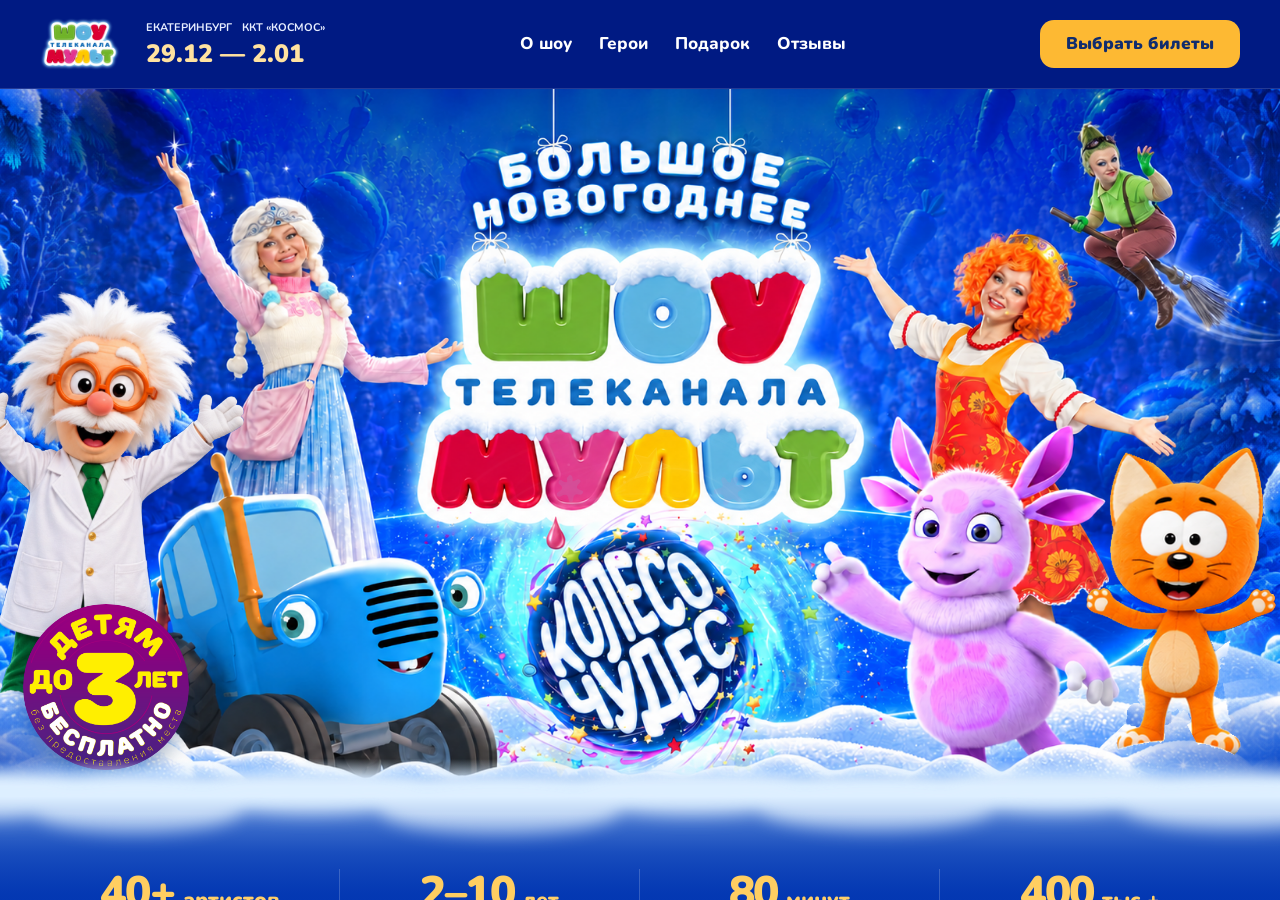
<file: index.html>
<!doctype html>
<html lang="ru">
<head>
<meta charset="utf-8">
<meta name="viewport" content="width=device-width, initial-scale=1">
<meta name="robots" content="noindex,nofollow">
<title>Колесо чудес — десктопная версия для согласования</title>
<link rel="icon" href="страница/assets/favicon.jpg">
<link rel="stylesheet" href="просмотр-десктопа.css?v=102">
<script src="просмотр-десктопа.js?v=102" defer></script>
</head>
<body>
<p class="desktop-note">Десктопная версия для согласования</p>
<main class="desktop-stage" aria-label="Десктопная версия сайта">
<iframe src="страница/index.html?v=102" title="Колесо чудес — десктопная версия сайта" allow="fullscreen" allowfullscreen></iframe>
</main>
<noscript><p class="no-script"><a href="страница/index.html">Открыть страницу сайта</a></p></noscript>
</body>
</html>
</file>
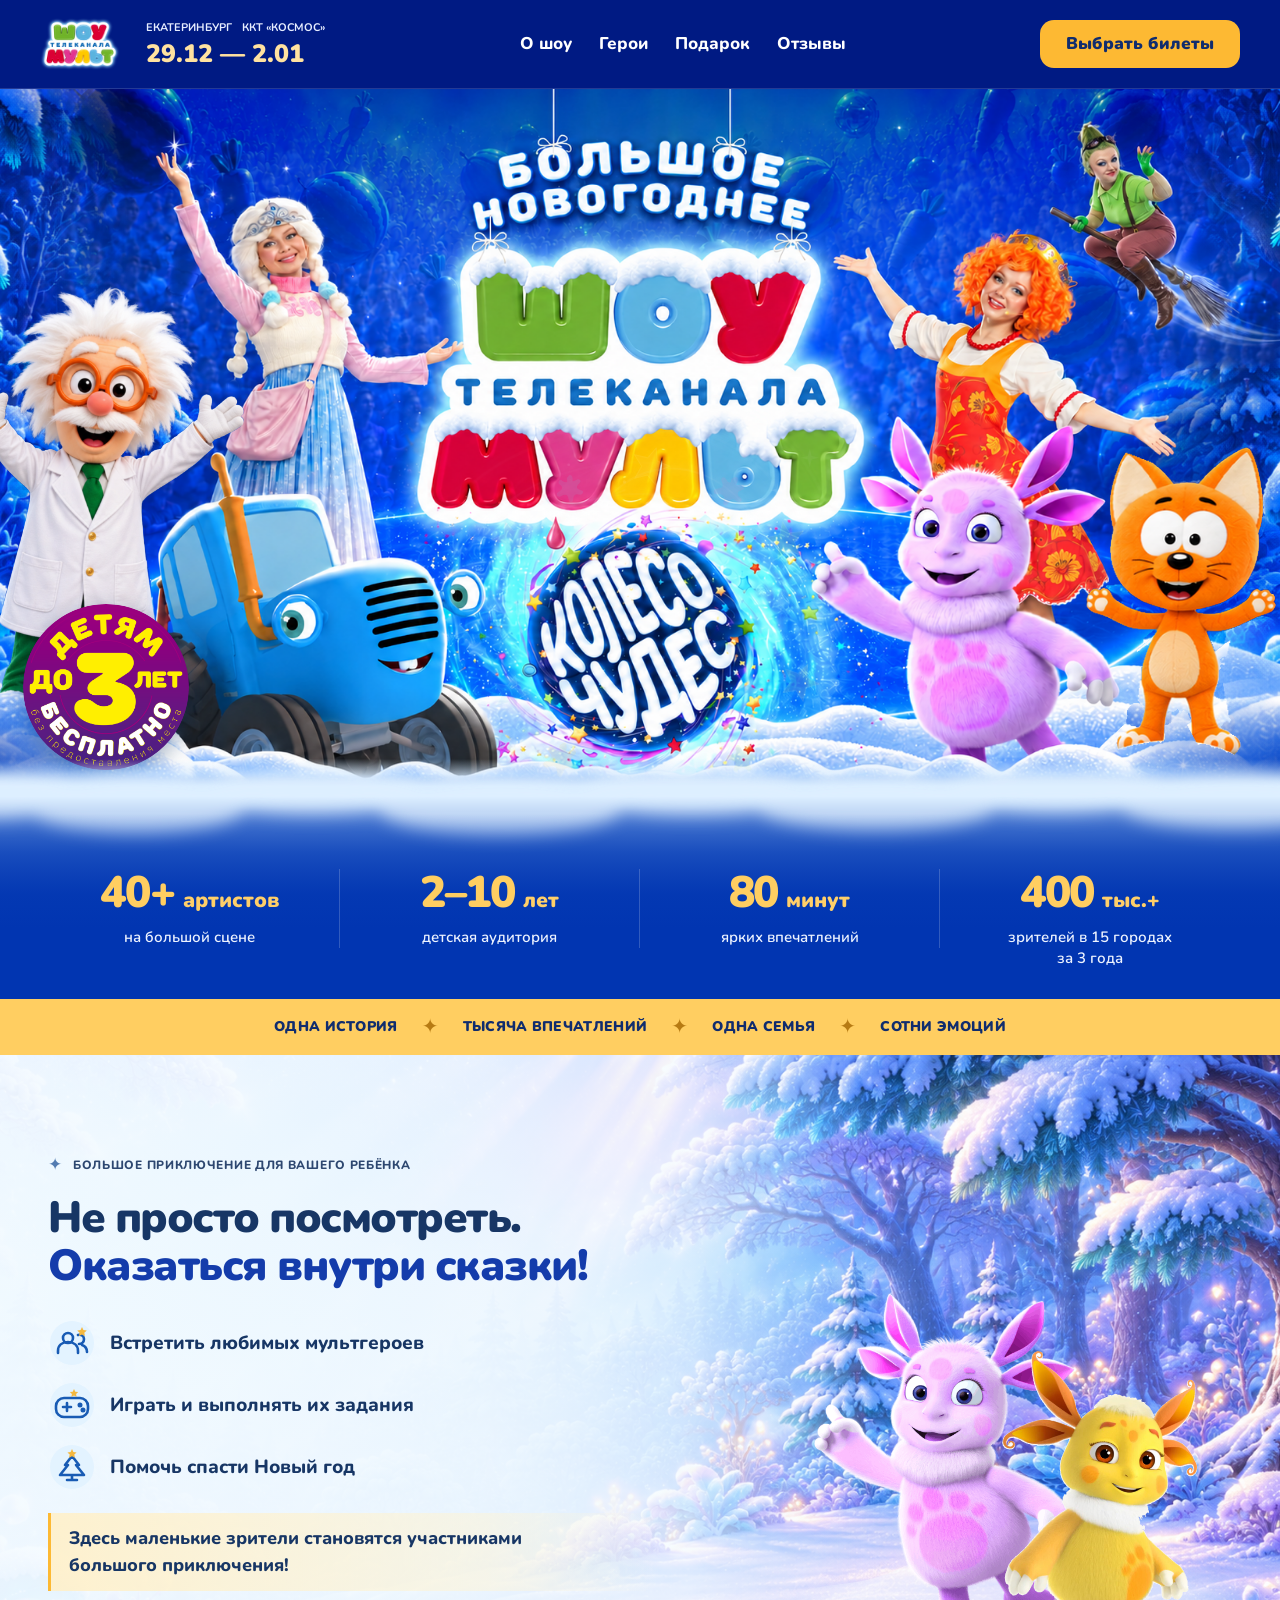
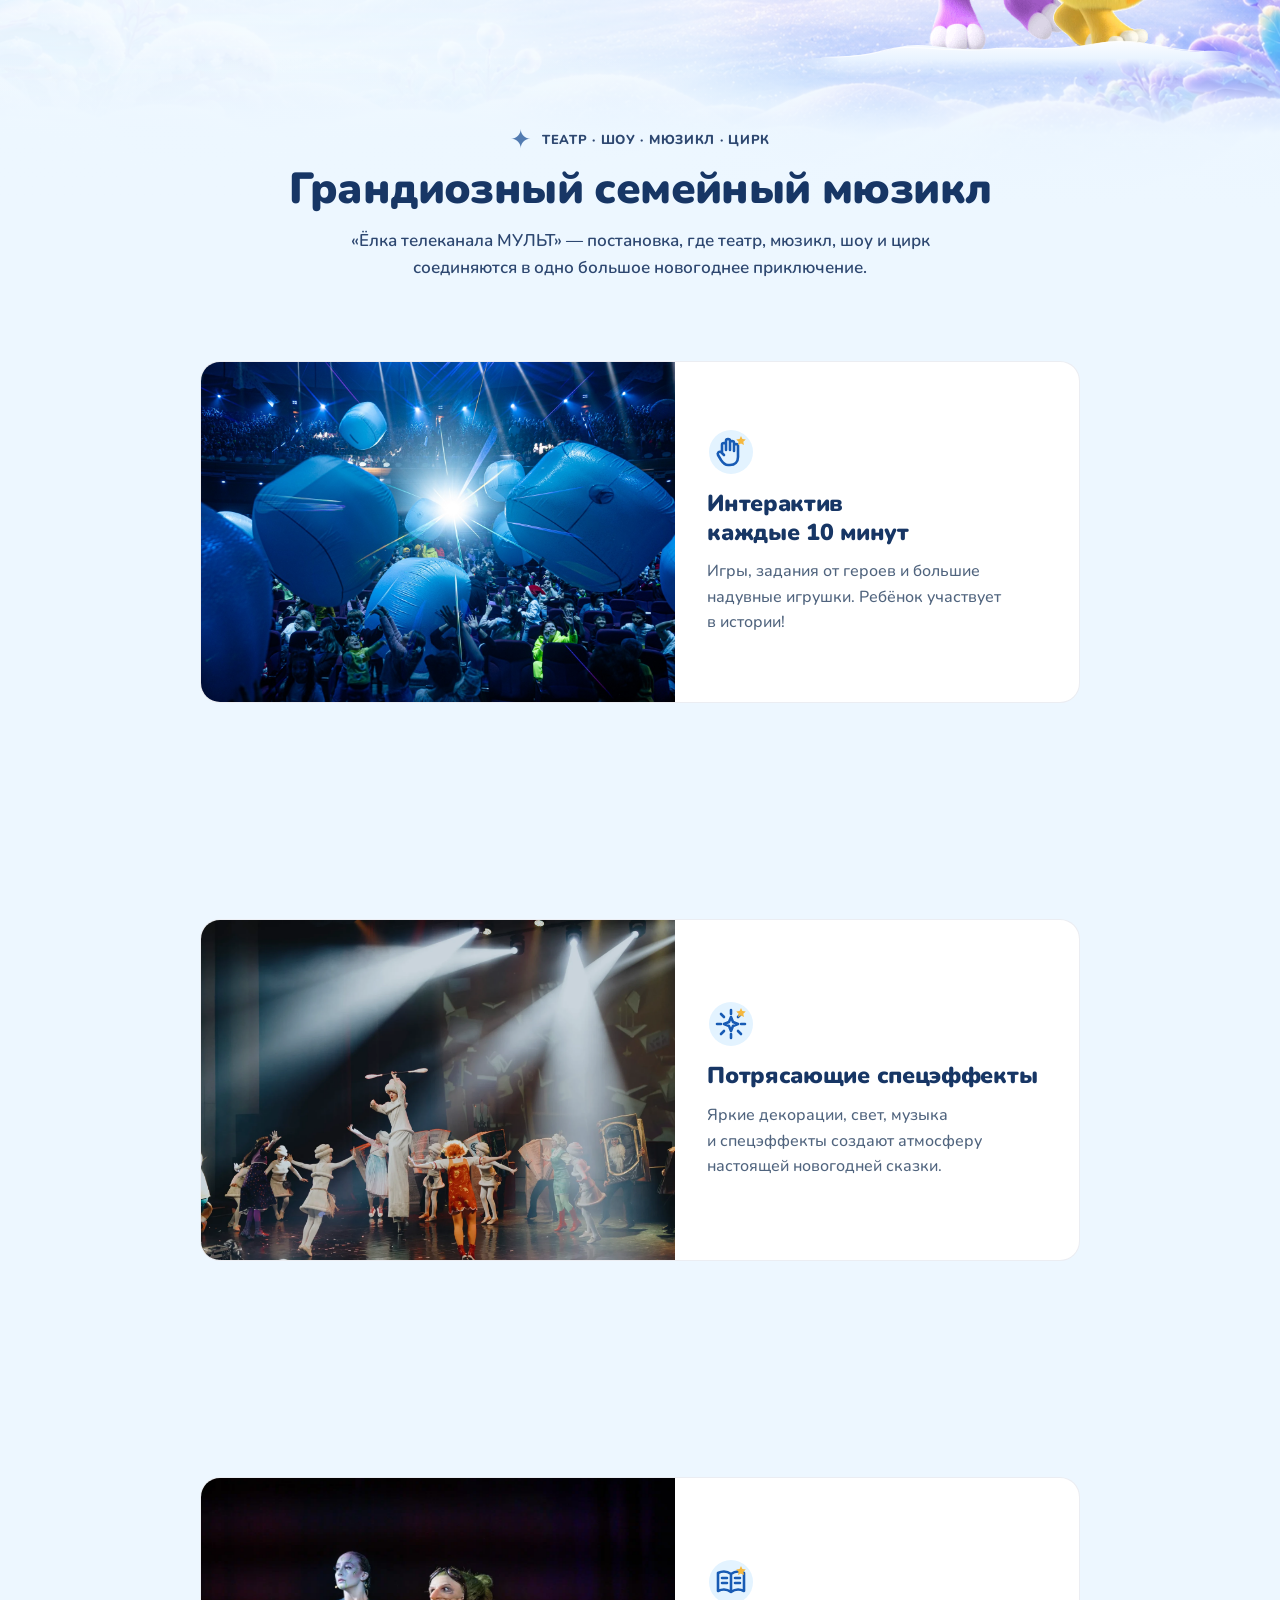
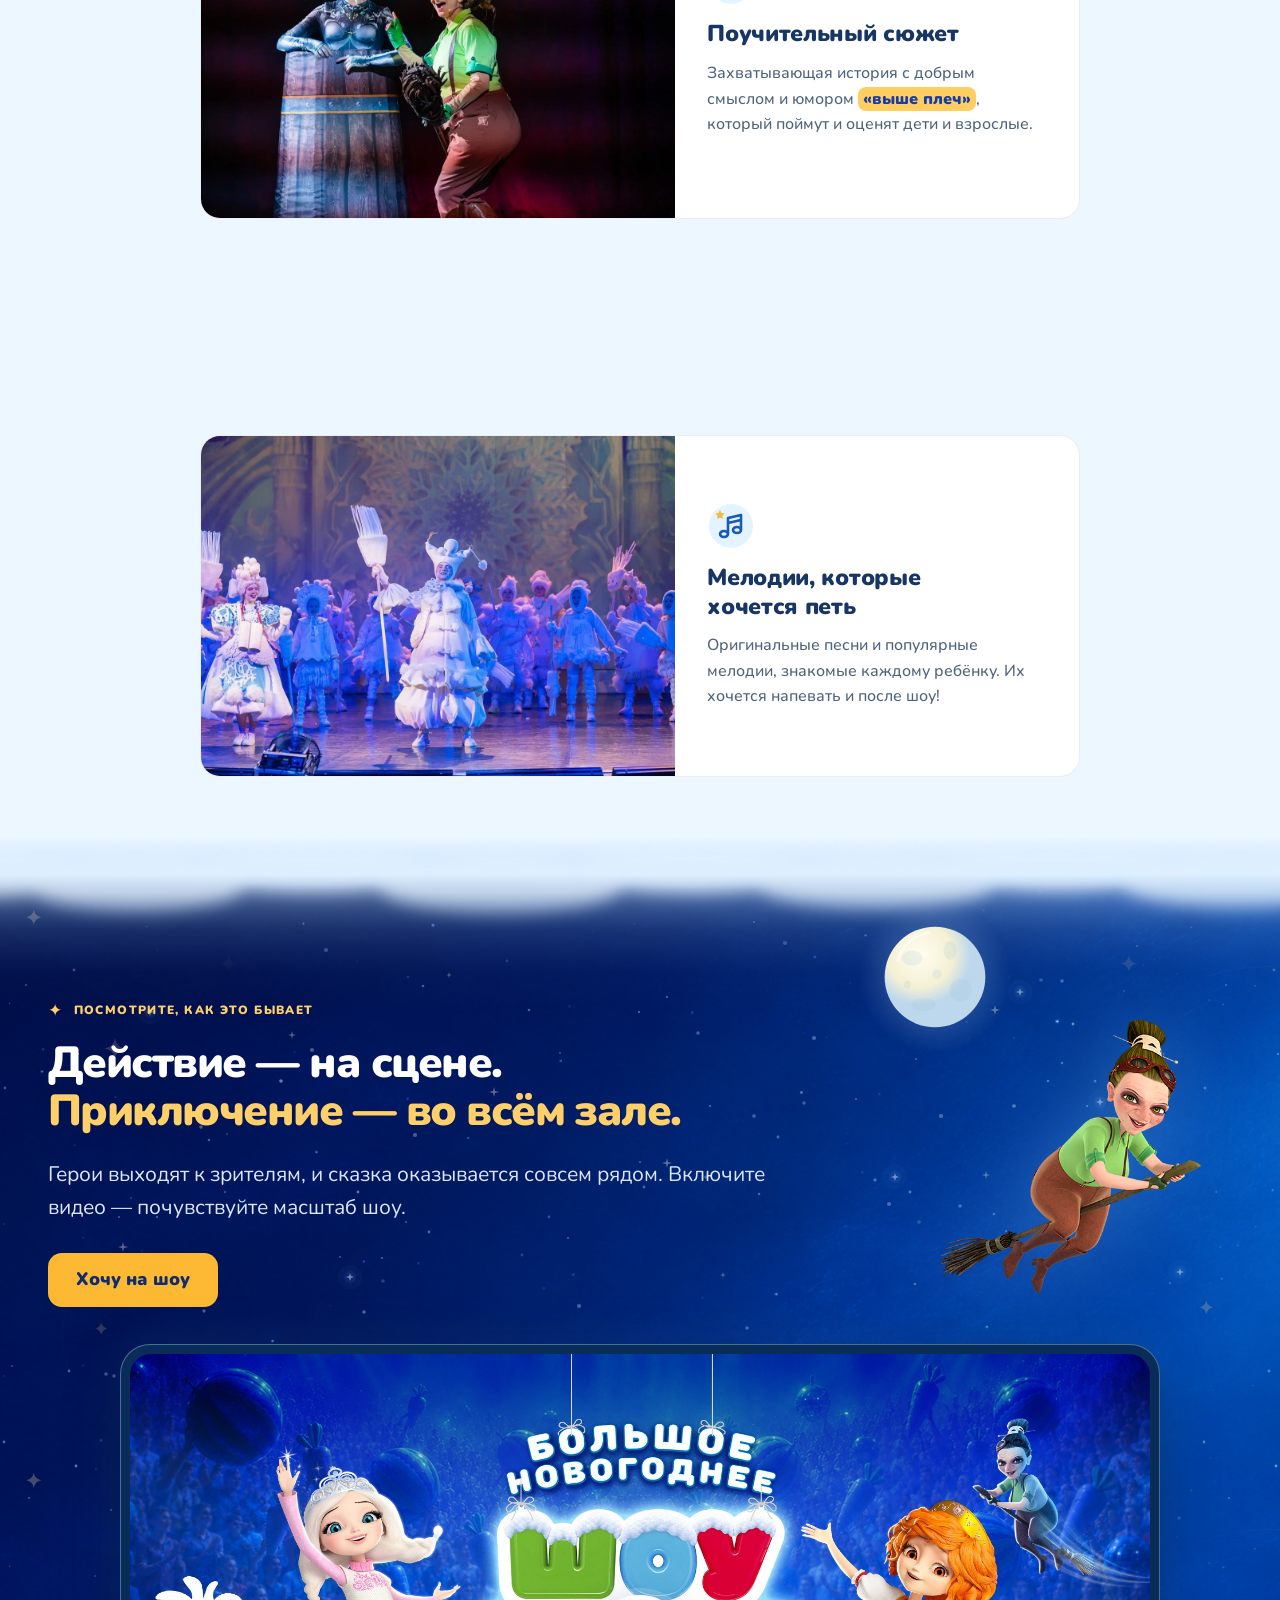
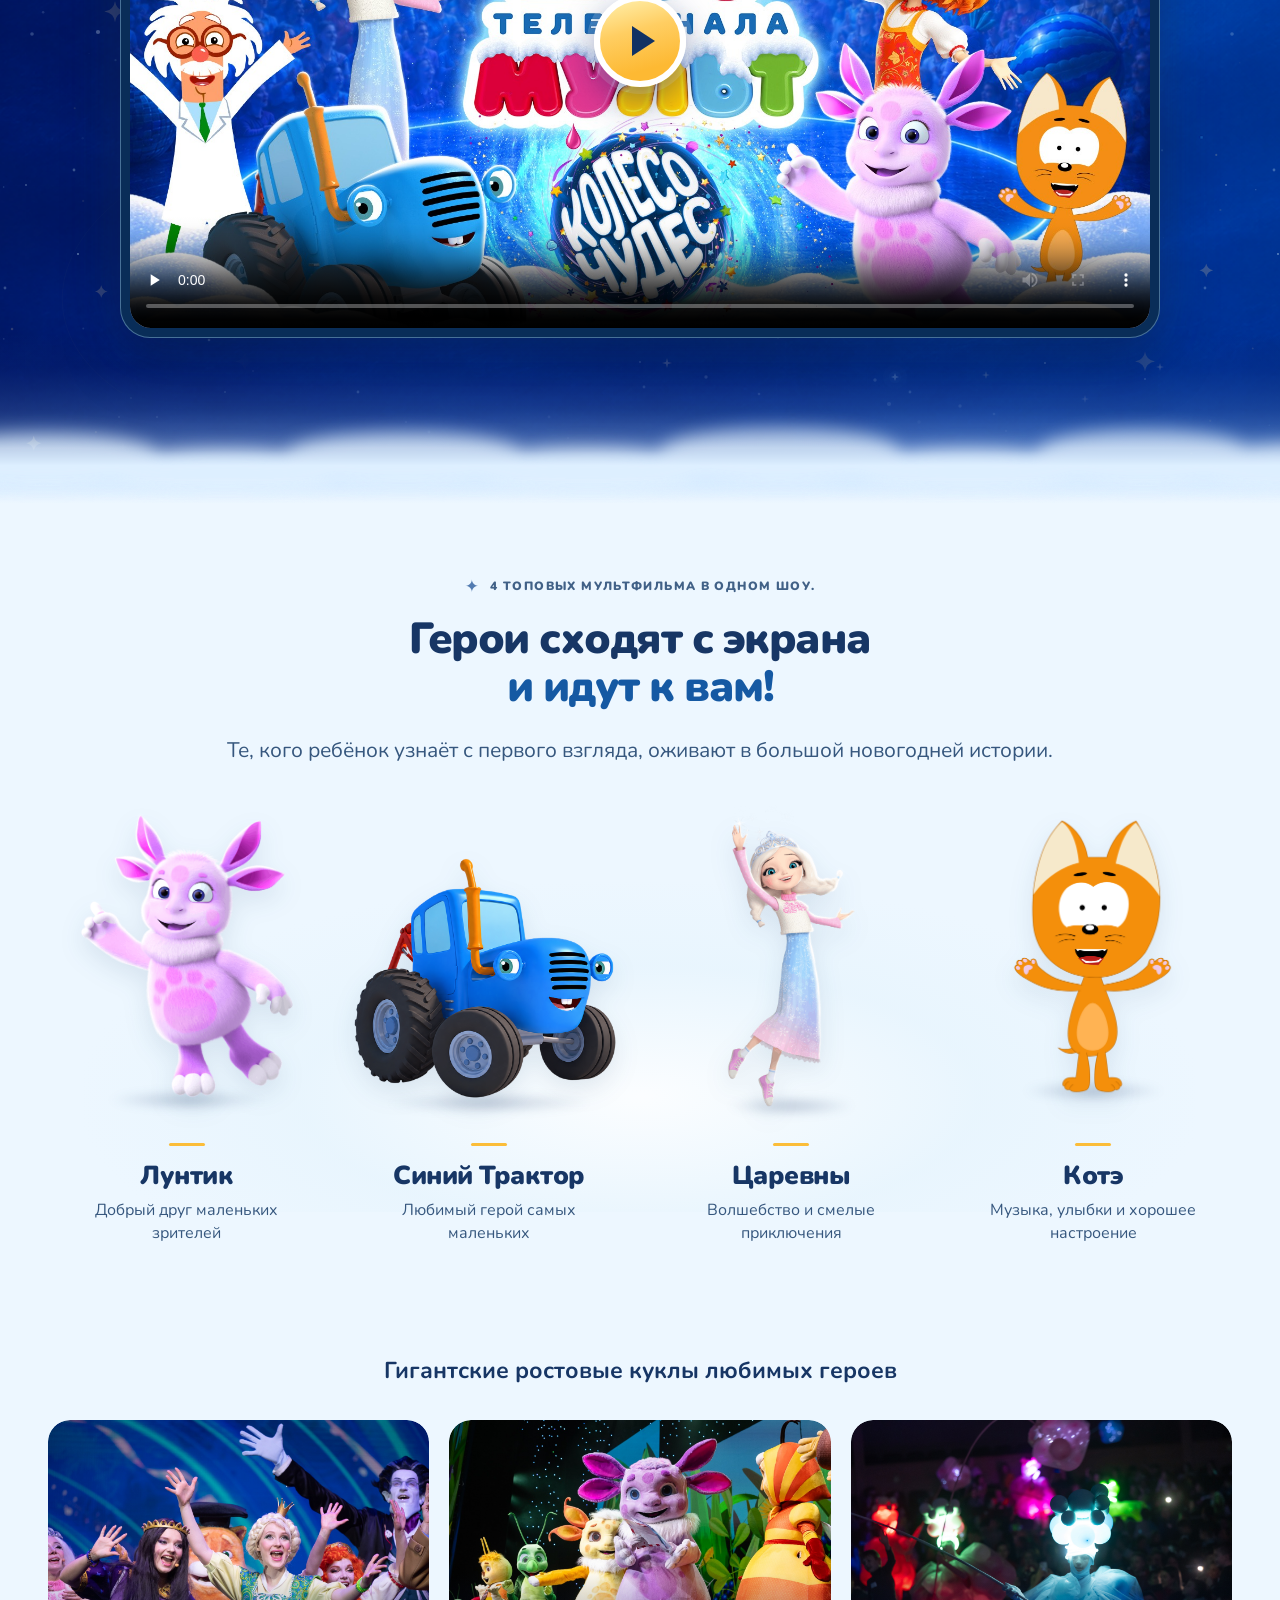
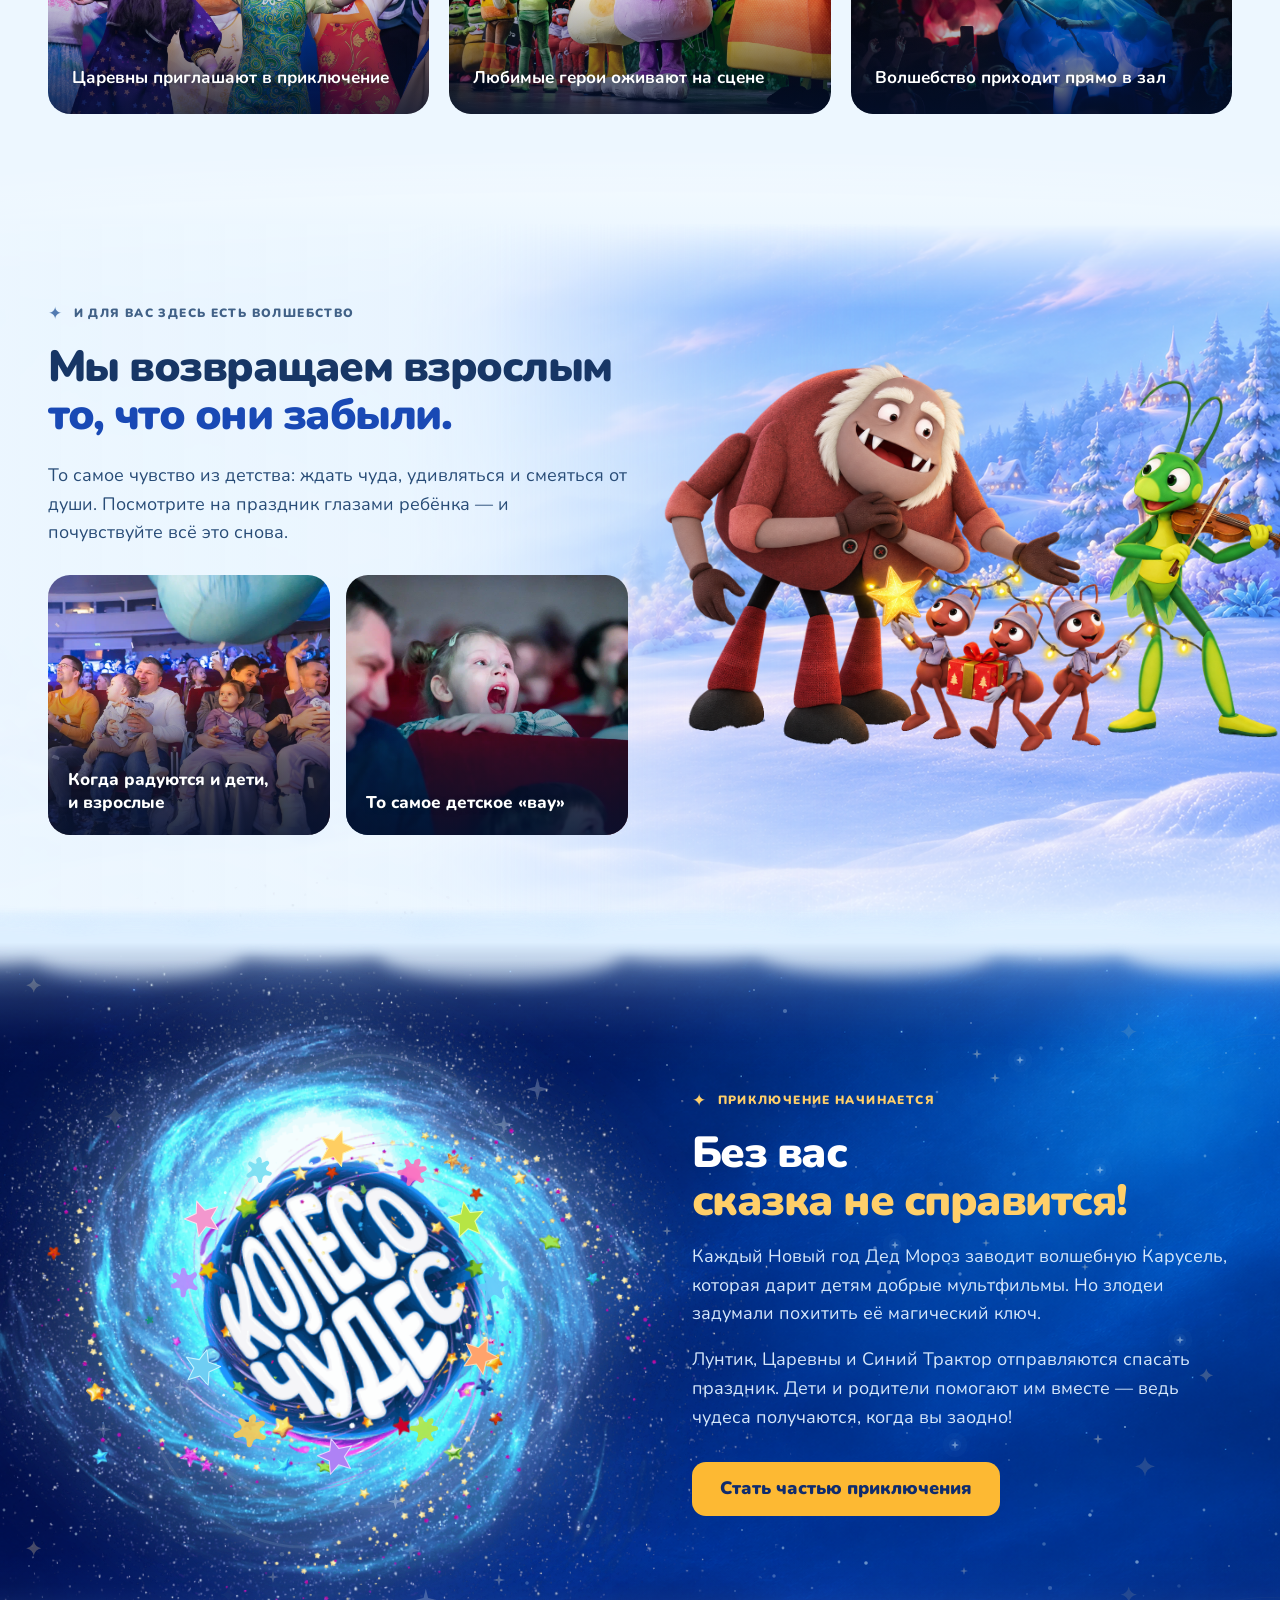
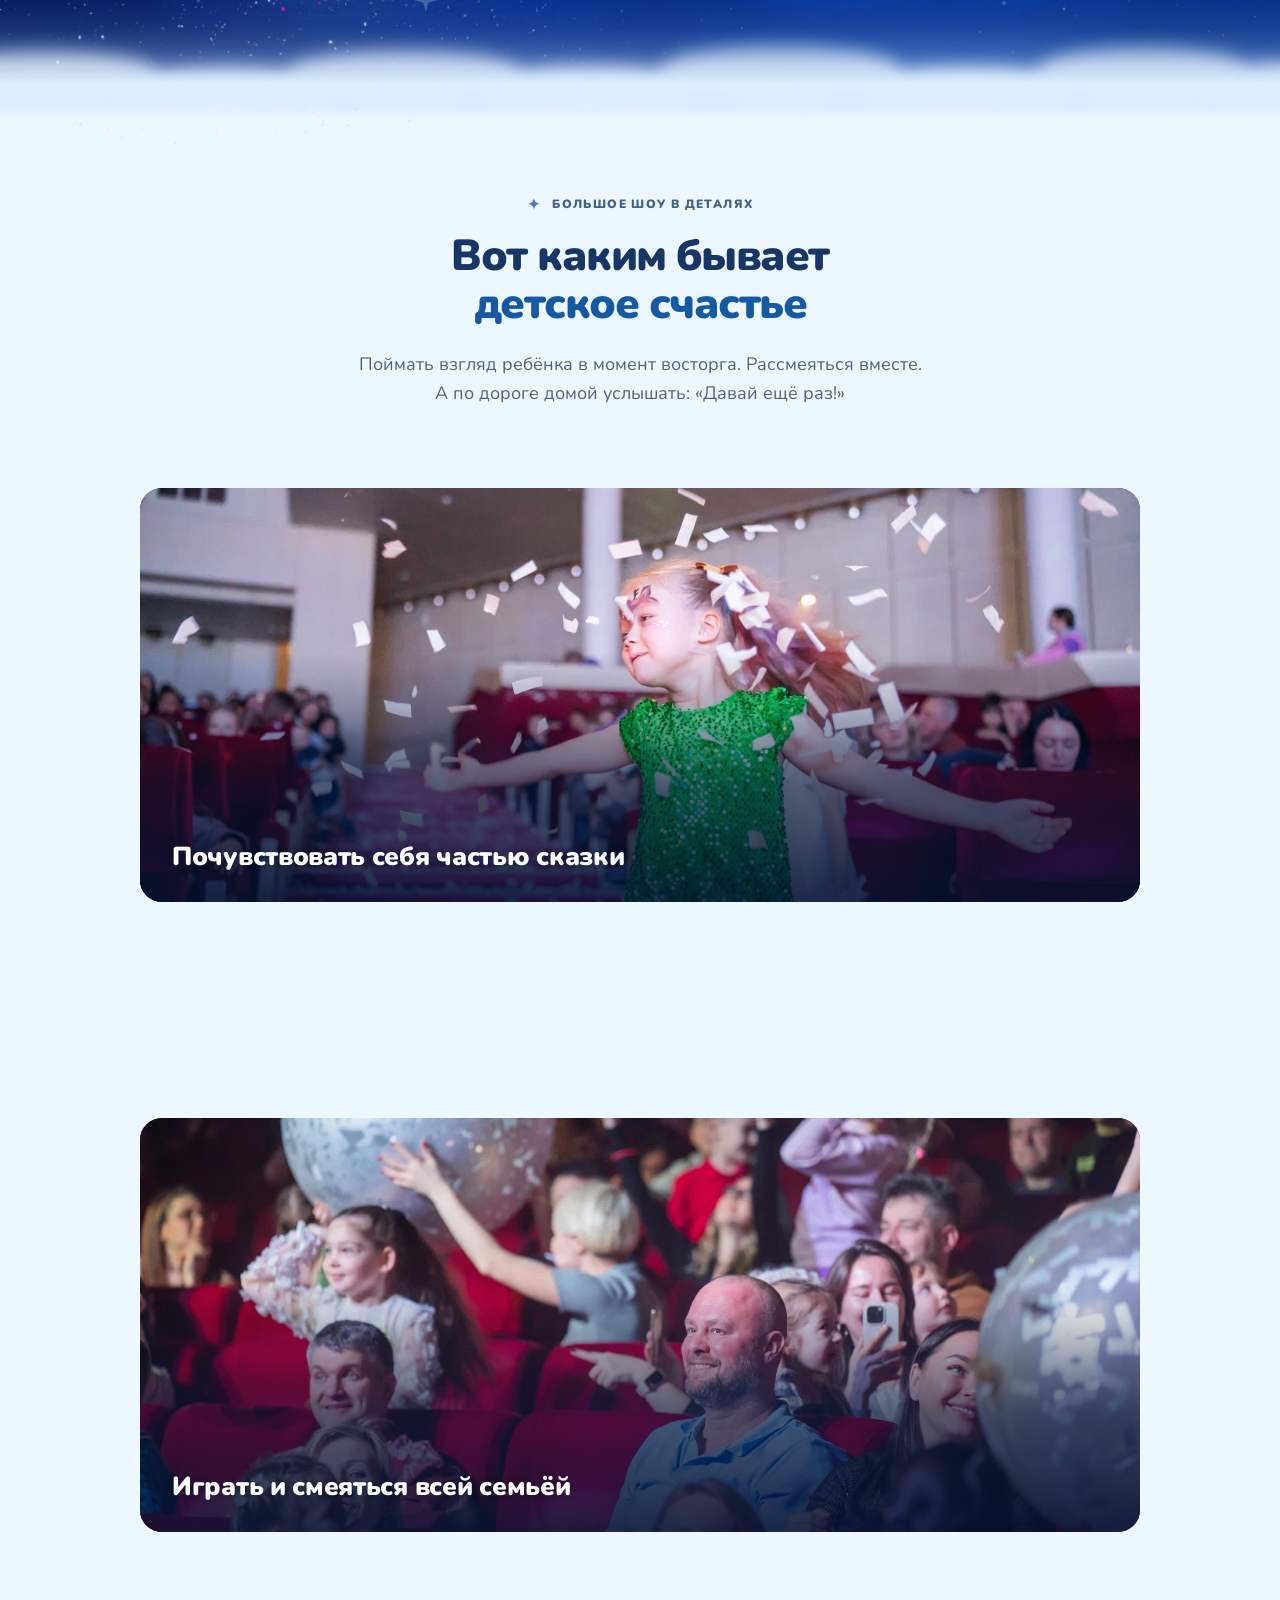
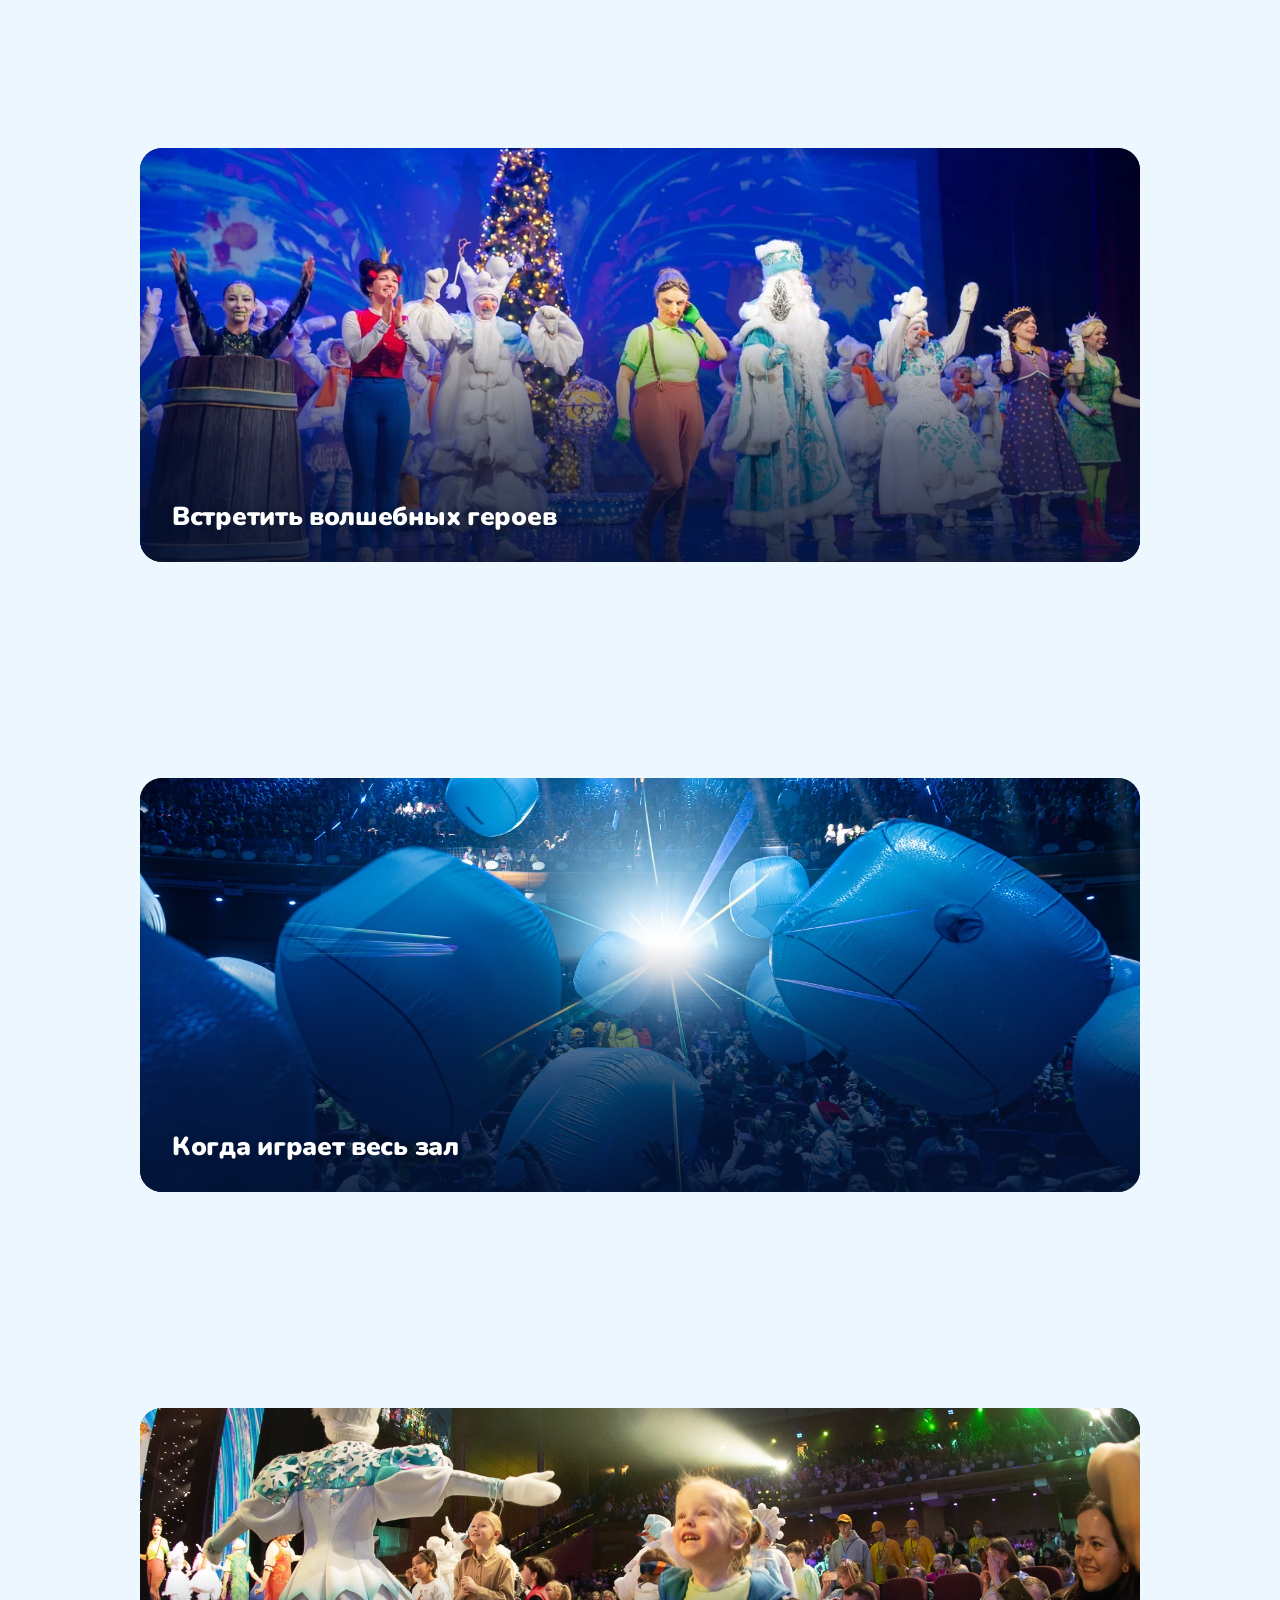
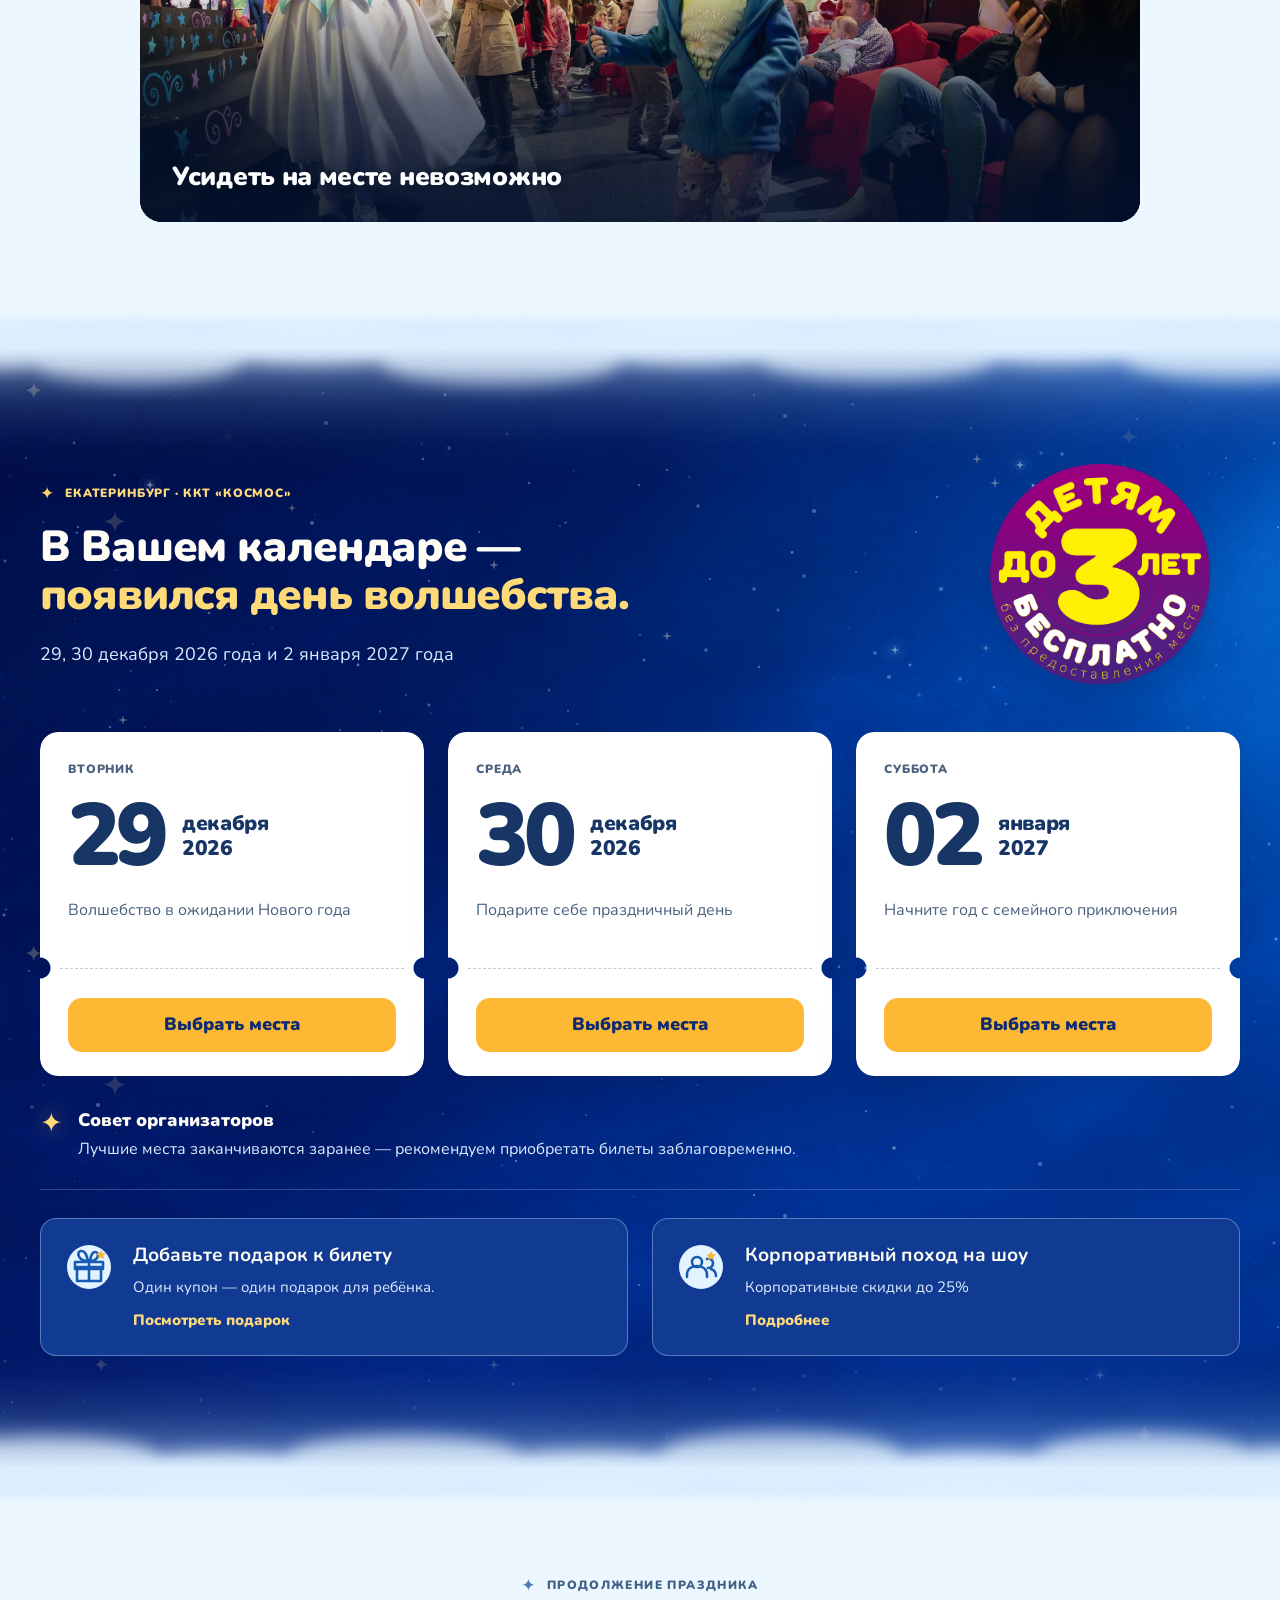
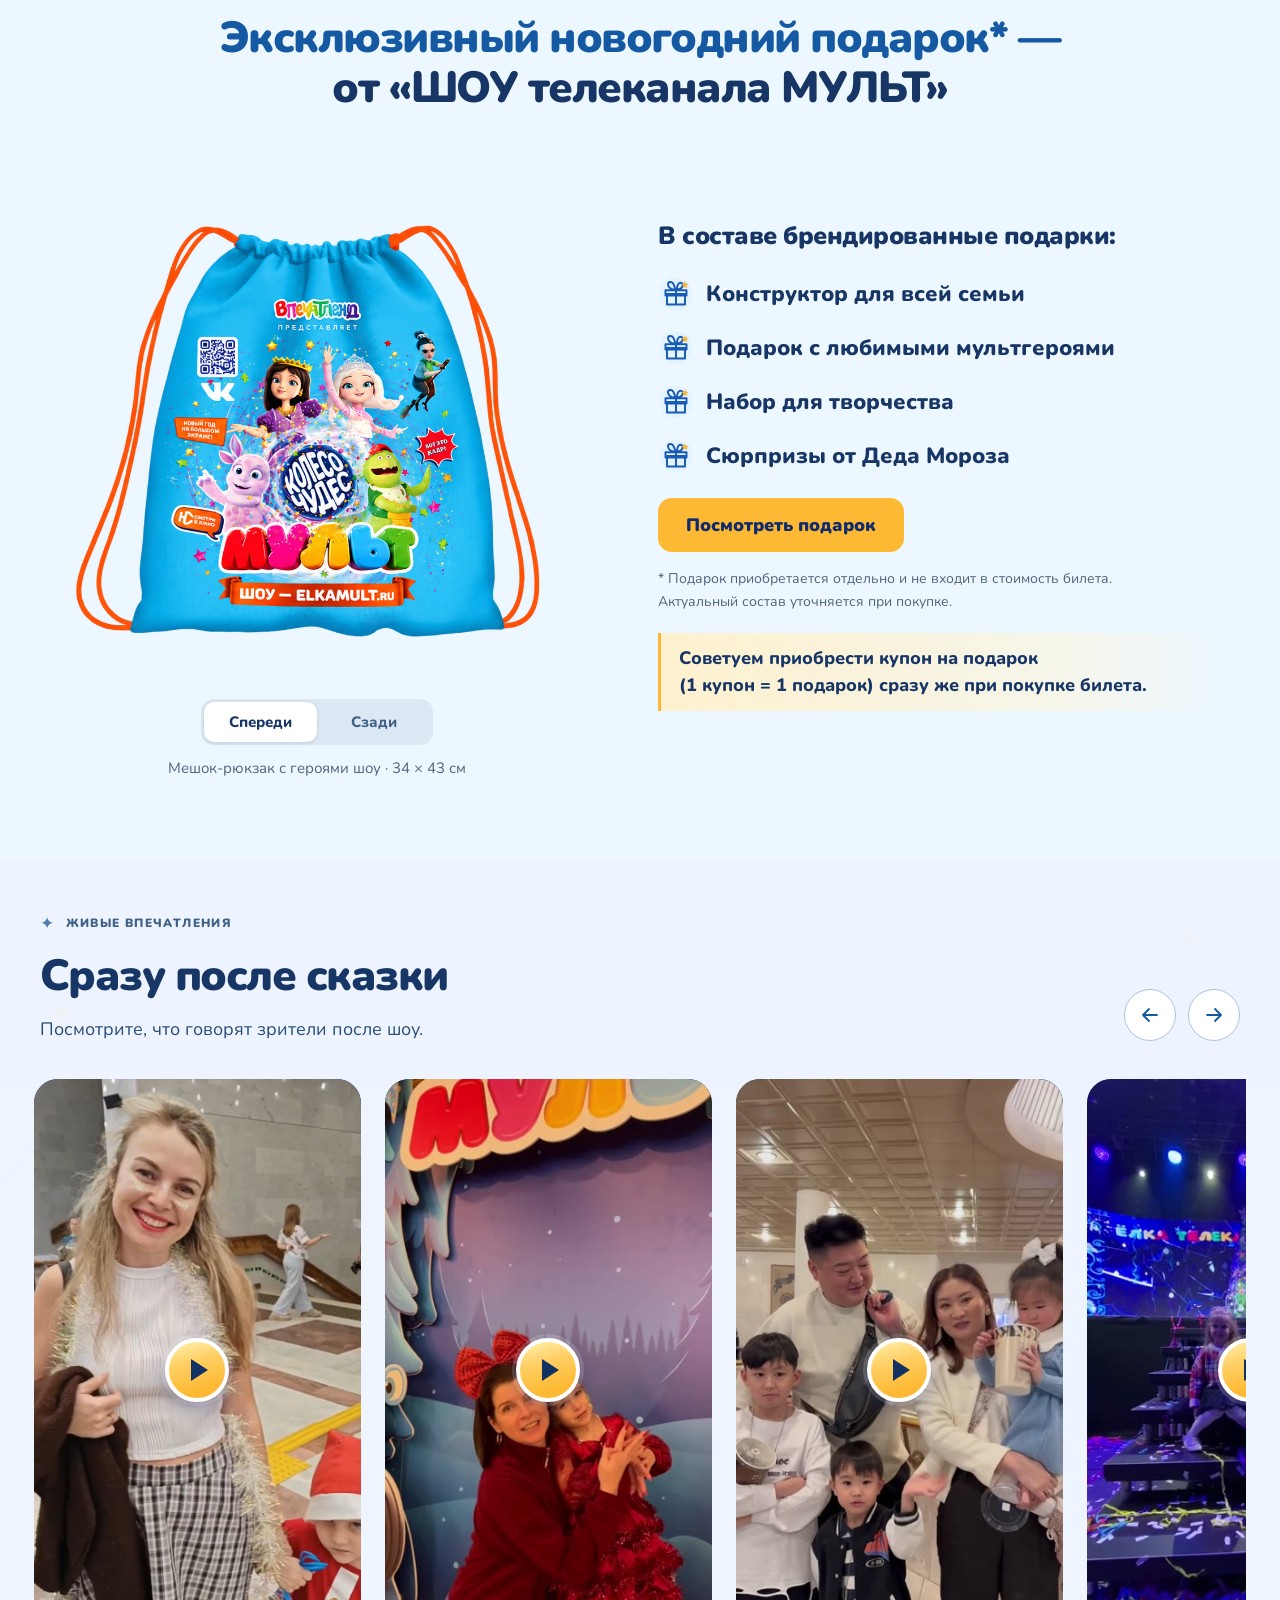
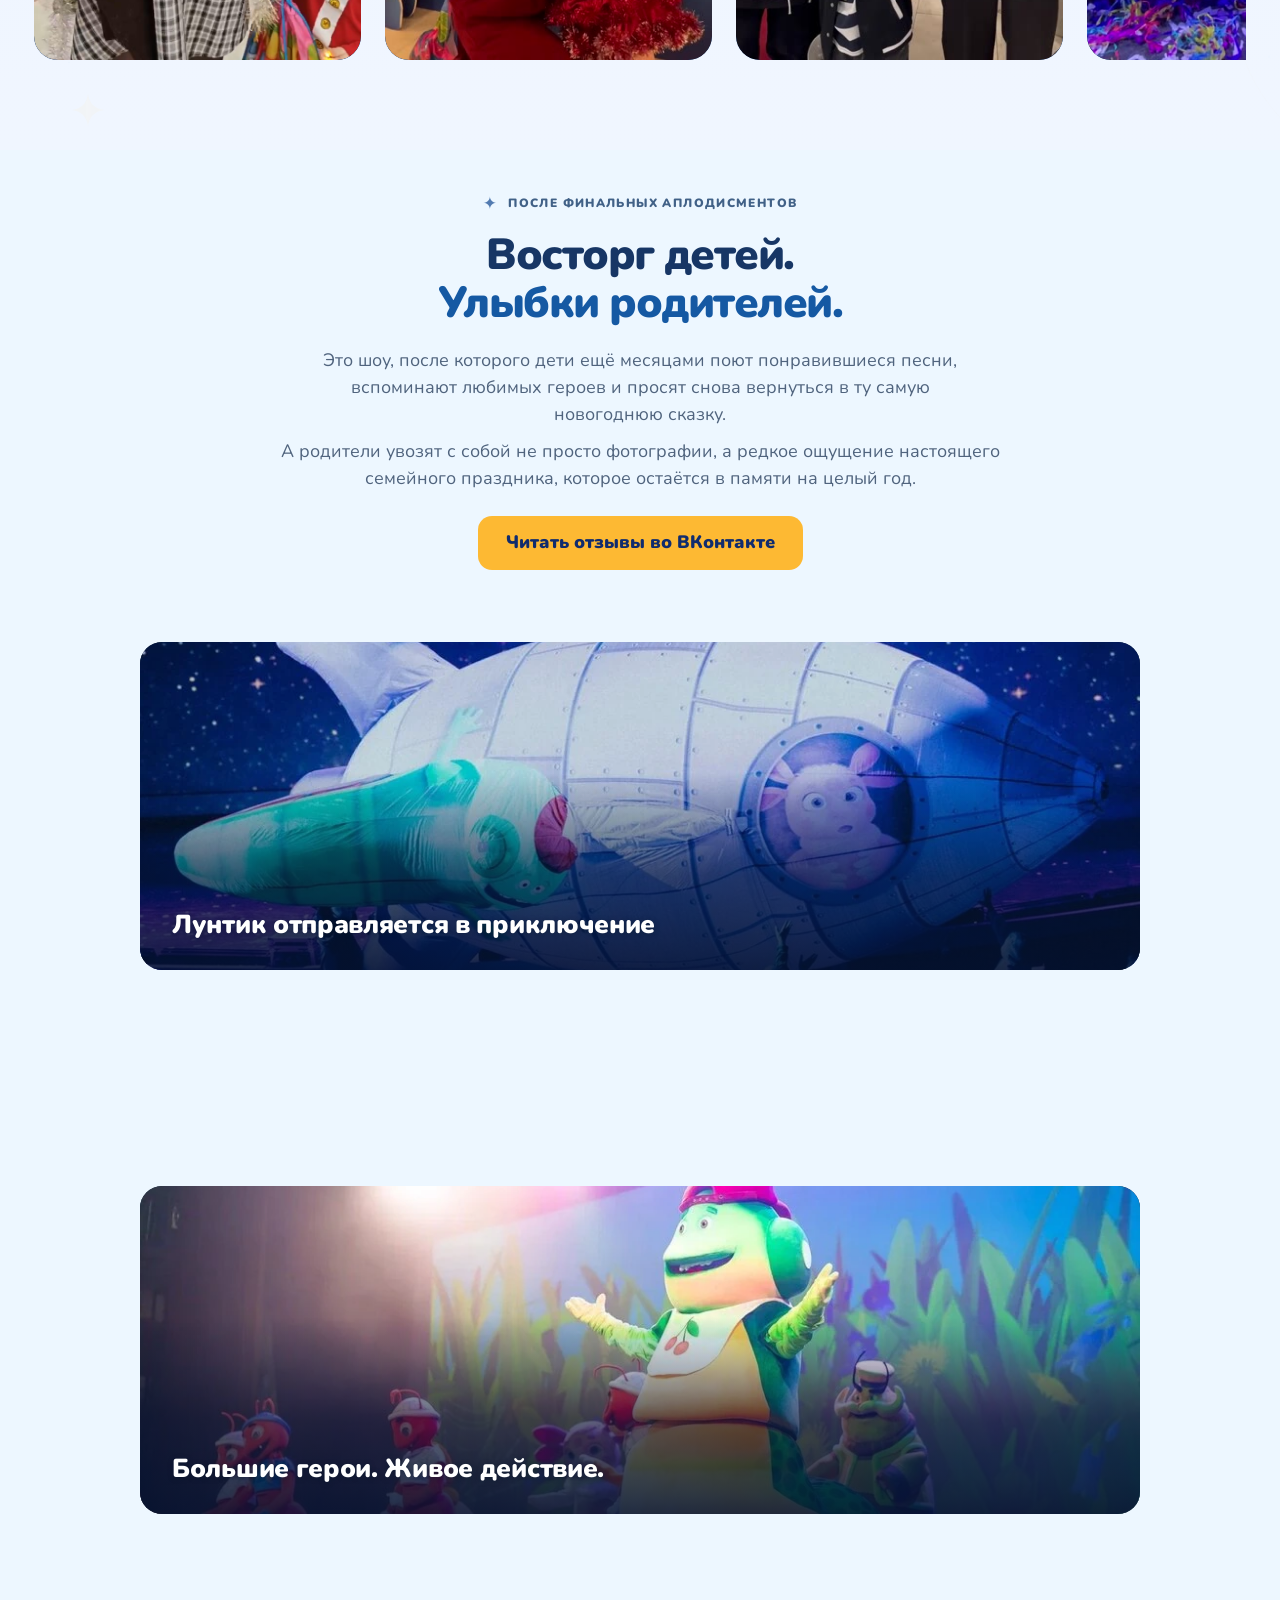
<file: страница/index.html>
<!doctype html>
<html lang="ru">
<head>
<meta charset="utf-8"><meta name="viewport" content="width=device-width, initial-scale=1">
<title>Колесо чудес — большое новогоднее шоу телеканала МУЛЬТ в Екатеринбурге</title>
<meta name="description" content="Большое новогоднее шоу «Колесо чудес» в Екатеринбурге. 29, 30 декабря 2026 и 2 января 2027, ККТ «Космос». Герои любимых мультфильмов, игры с залом и новогоднее приключение для всей семьи.">
<meta name="robots" content="noindex,nofollow">
<link rel="icon" href="assets/favicon.jpg">
<link rel="stylesheet" href="style.css?v=client-102">
<link rel="stylesheet" href="winter-stage.css?v=client-102">
<link rel="stylesheet" href="fairy-books.css?v=client-102">
<link rel="stylesheet" href="soft-layers.css?v=client-102">
<link rel="stylesheet" href="whole-poster.css?v=client-102">
<link rel="stylesheet" href="mult-universe.css?v=client-102">
<link rel="stylesheet" href="artful-scenes.css?v=client-102">
<link rel="stylesheet" href="heart-and-details.css?v=client-102">
<link rel="stylesheet" href="cast-and-socials.css?v=client-102">
<link rel="stylesheet" href="gift-and-heart.css?v=client-102">
<link rel="stylesheet" href="show-scale.css?v=client-102">
<link rel="stylesheet" href="compact-show.css?v=client-102">
<link rel="stylesheet" href="final-touches.css?v=client-102">
<link rel="stylesheet" href="poster-natural.css?v=client-102">
<link rel="stylesheet" href="character-life.css?v=client-102">
<link rel="stylesheet" href="gift-hover.css?v=client-102">
<link rel="stylesheet" href="wheel-galaxy.css?v=client-102">
<link rel="stylesheet" href="card-hover.css?v=client-102">
<link rel="stylesheet" href="photo-depth.css?v=client-102">
<link rel="stylesheet" href="company-and-confetti.css?v=client-102">
<link rel="stylesheet" href="hero-galaxy.css?v=client-102">
<link rel="stylesheet" href="tractor-smoke.css?v=client-102">
<link rel="stylesheet" href="violin-motion.css?v=client-102">
<link rel="stylesheet" href="under-three-icon.css?v=client-102">
<link rel="stylesheet" href="show-starry-sky.css?v=client-102">
<link rel="stylesheet" href="show-motion.css?v=client-102">
<link rel="stylesheet" href="producer-signature.css?v=client-102">
<link rel="stylesheet" href="compact-menu.css?v=client-102">
<link rel="stylesheet" href="reviews-and-scenes.css?v=client-102">
<link rel="stylesheet" href="blue-lilac.css?v=client-102">
<link rel="preconnect" href="https://fonts.googleapis.com"><link rel="preconnect" href="https://fonts.gstatic.com" crossorigin>
<link href="https://fonts.googleapis.com/css2?family=Nunito:wght@400;500;600;700;800;900;1000&display=swap" rel="stylesheet">
<script src="app.js?v=client-102" defer></script>
<script src="character-life.js?v=client-102" defer></script>
<script src="photo-depth.js?v=client-102" defer></script>

<script src="../видеоотзывы.js?v=client-102" defer></script>

<link rel="stylesheet" href="../доработка.css?v=client-102" media="(min-width: 1101px)">
<script src="../сказочная-поляна.js?v=client-102" defer></script>
<script src="../акцент-приключения.js?v=client-102" defer></script>
<link rel="stylesheet" href="../карточки-прокрутка.css?v=client-102" media="(min-width: 1101px)">
<script src="../перенос-подзаголовка.js?v=client-102" defer></script>
<script src="../фон-заголовка.js?v=client-102" defer></script>
<script src="../типографика-карточек.js?v=client-102" defer></script>
<link rel="stylesheet" href="../синее-небо-видео.css?v=client-102">
<script src="../видеоблок-управление.js?v=client-102" defer></script>
<link rel="stylesheet" href="../герои-композиция.css?v=client-102" media="(min-width: 1101px)">
<link rel="stylesheet" href="../герои-сказочная-сцена.css?v=client-102" media="(min-width: 1101px)">
<link rel="stylesheet" href="../родителям-композиция.css?v=client-102" media="(min-width: 1101px)">
<link rel="stylesheet" href="../история-звёзды-и-облака.css?v=client-102" media="(min-width: 1101px)">
<link rel="stylesheet" href="../детское-счастье.css?v=client-102" media="(min-width: 1101px)">
<script src="../детское-счастье.js?v=client-102" defer></script>
<link rel="stylesheet" href="../билеты-приглашения.css?v=client-102" media="(min-width: 1101px)">
<link rel="stylesheet" href="../плашка-и-облака-билетов.css?v=client-102">
<link rel="stylesheet" href="../подарок-композиция.css?v=client-102">
<link rel="stylesheet" href="../видеоотзывы.css?v=client-102">
<link rel="stylesheet" href="../восторг-семьи.css?v=client-102">
<script src="../восторг-семьи.js?v=client-102" defer></script>
<link rel="stylesheet" href="../благодарности.css?v=client-102">
<link rel="stylesheet" href="../сми-о-нас.css?v=client-102" media="(min-width: 1101px)">
<script src="../благодарности.js?v=client-102" defer></script>
<link rel="stylesheet" href="../продюсер-звёзды-и-облака.css?v=client-102" media="(min-width: 1101px)">
<link rel="stylesheet" href="../как-добраться.css?v=client-102" media="(min-width: 1101px)">
<script src="../как-добраться.js?v=client-102" defer></script>
<link rel="stylesheet" href="../общее-звёздное-небо.css?v=client-102" media="(min-width: 1101px)">
<link rel="stylesheet" href="../кнопка-карты.css?v=client-102">
<link rel="stylesheet" href="../вопросы-голубой-фон.css?v=client-102">
<link rel="stylesheet" href="../финал-звёзды-и-облака.css?v=client-102">
<link rel="stylesheet" href="../компания-и-партнёры.css?v=client-102">
<link rel="stylesheet" href="../соцсети-сказочная-поляна.css?v=client-102">
<link rel="stylesheet" href="../подвал-синий.css?v=client-102">
</head>
<body class="winter-stage fairy-books mult-universe artful-scenes">
<a class="skip" href="#main">Перейти к содержанию</a>
<header class="header"><div class="wrap nav">
<a class="brand" href="#" aria-label="Ёлка телеканала МУЛЬТ, начало страницы"><img src="assets/logo.png" width="96" height="66" alt="Шоу телеканала МУЛЬТ"></a>

<div class="nav-event-information" aria-label="Екатеринбург, ККТ Космос, 29 декабря — 2 января"><span class="nav-event-place"><span>ЕКАТЕРИНБУРГ</span><span>ККТ «КОСМОС»</span></span><b>29.12 — 2.01</b></div>
<nav class="desktop-nav" aria-label="Основное меню"><a href="#about">О шоу</a><a href="#heroes">Герои</a><a href="#gift">Подарок</a><a href="#reviews">Отзывы</a></nav>
<a class="button small buy-cta" href="#tickets">Выбрать билеты</a><button class="menu-toggle" aria-label="Открыть меню" aria-expanded="false" aria-controls="mobile-menu"><span></span><span></span></button>
</div><nav id="mobile-menu" class="mobile-menu" aria-label="Мобильное меню" hidden><a href="#about">О шоу</a><a href="#heroes">Любимые герои</a><a href="#gift">Новогодний подарок</a><a href="#reviews">Отзывы зрителей</a><a href="#venue">Как добраться</a><a href="#faq">Вопросы и ответы</a></nav></header>
<main id="main">
<section class="poster-hero whole-poster-hero scene-night" aria-label="Большое новогоднее шоу телеканала МУЛЬТ — Колесо чудес" style="--scene-base:#042293;"><div class="poster-wash" aria-hidden="true"></div><div class="scene-scenery fairy-night" aria-hidden="true"></div><div class="scene-stars" aria-hidden="true"></div>
<h1 class="sr-only">Большое новогоднее шоу телеканала МУЛЬТ — Колесо чудес</h1><div class="poster-scene">

<div class="key-art"><img class="whole-poster-image" src="assets/key-art-cast-refined-70.svg" width="1640" height="959" fetchpriority="high" decoding="async" alt="Большое новогоднее шоу телеканала МУЛЬТ — Колесо чудес. Цельная афиша: артистки в костюмах Царевен и Бабы-яги, объёмные ростовые куклы Котэ и профессора, Лунтик и Синий Трактор.">
<div class="tractor-smoke hero-tractor-smoke" aria-hidden="true"><i class="smoke-puff"></i><i class="smoke-puff"></i><i class="smoke-puff"></i><i class="smoke-puff"></i><i class="smoke-puff"></i><i class="smoke-puff"></i></div><div class="hero-hand-snow" aria-hidden="true"><i style="--snow-i:0"></i><i style="--snow-i:1"></i><i style="--snow-i:2"></i><i style="--snow-i:3"></i><i style="--snow-i:4"></i><i style="--snow-i:5"></i><i style="--snow-i:6"></i><i style="--snow-i:7"></i><i style="--snow-i:8"></i><i style="--snow-i:9"></i><i style="--snow-i:10"></i><i style="--snow-i:11"></i></div>
<div class="poster-wheel-shell hero-galaxy" aria-hidden="true"><div class="poster-wheel-orbit hero-galaxy-outer"></div><div class="poster-wheel-orbit hero-galaxy-middle"></div><div class="poster-wheel-orbit hero-galaxy-core"><img src="assets/wheel.png" width="1280" height="1026" alt=""></div></div>
<div class="poster-confetti-shell hero-color-orbits" aria-hidden="true"><div class="poster-confetti-orbit hero-stars-orbit"></div><div class="poster-confetti-orbit hero-dots-orbit"></div></div>
<a class="hero-free-badge" href="#faq" aria-label="Детям до 3 лет бесплатно без отдельного места. Условия посещения"><img src="assets/under3-free.png" width="1200" height="1199" alt="Детям до 3 лет бесплатно, без предоставления места"></a>
</div>
</div>
<div class="hero-wave-bridge" aria-hidden="true"></div>
<div class="wrap hero-booking hero-booking-centered">
<div class="show-facts" aria-label="Главное о шоу">
<div class="show-fact"><b><span class="fact-number">40+</span> <span class="fact-unit">артистов</span></b><span class="fact-caption">на большой сцене</span></div>
<div class="show-fact"><b><span class="fact-number">2–10</span> <span class="fact-unit">лет</span></b><span class="fact-caption">детская аудитория</span></div>
<div class="show-fact"><b><span class="fact-number">80</span> <span class="fact-unit">минут</span></b><span class="fact-caption">ярких впечатлений</span></div>
<div class="show-fact"><b><span class="fact-number">400</span> <span class="fact-unit">тыс.+</span></b><span class="fact-caption">зрителей в 15 городах<br>за 3 года</span></div>
</div>

</div>
</section>
<div class="ribbon" aria-hidden="true"><div>ОДНА ИСТОРИЯ <span>✦</span> ТЫСЯЧА ВПЕЧАТЛЕНИЙ <span>✦</span> ОДНА СЕМЬЯ <span>✦</span> СОТНИ ЭМОЦИЙ <span>✦</span></div></div>
<div class="opening-scene-bridge" aria-hidden="true"></div>

<section class="section intro scene-light scene-cream" id="about" style="--scene-base:#fff7e9;--next-scene:#042293;"><div class="brand-forms" aria-hidden="true"></div><div class="poster-wash" aria-hidden="true"></div><div class="scene-scenery fairy-day" aria-hidden="true"></div><div class="scene-stars" aria-hidden="true"></div><div class="wrap"><div class="section-heading cast-heading intro-cast"><div class="cast-heading-copy"><p class="eyebrow">БОЛЬШОЕ ПРИКЛЮЧЕНИЕ ДЛЯ ВАШЕГО РЕБЁНКА</p><h2>Не просто посмотреть.<br><span class="blue">Оказаться внутри сказки!</span></h2><ul class="adventure-theses" aria-label="Что ждёт ребёнка на шоу">
<li><span class="thesis-icon" aria-hidden="true"><img src="assets/icon-friends.svg" width="64" height="64" alt=""></span><span>Встретить любимых мультгероев</span></li>
<li><span class="thesis-icon" aria-hidden="true"><img src="assets/icon-play.svg" width="64" height="64" alt=""></span><span>Играть и выполнять их задания</span></li>
<li><span class="thesis-icon" aria-hidden="true"><img src="assets/icon-stage.svg" width="64" height="64" alt=""></span><span>Помочь спасти Новый год</span></li>
</ul><p class="adventure-invitation">Здесь маленькие зрители становятся участниками большого приключения!</p></div><div class="cast-art intro-luntik-luna" aria-hidden="true"><span class="ground-shadow" aria-hidden="true"></span><span class="ground-shadow luna-ground-shadow" aria-hidden="true"></span><img class="intro-luntik" src="assets/luntik-plane.png" loading="lazy" alt=""><img class="intro-luna" src="assets/moona-official-preview-68.jpg" width="1280" height="1280" loading="lazy" alt=""></div></div>
<div class="show-scale-panel"><div class="show-scale-heading"><p class="eyebrow format-kicker">ТЕАТР · ШОУ · МЮЗИКЛ · ЦИРК</p><h3>Грандиозный семейный мюзикл</h3><p>«Ёлка телеканала МУЛЬТ» — постановка, где театр, мюзикл, шоу и цирк соединяются в одно большое новогоднее приключение.</p></div></div>
<div class="benefits evidence-benefits"><article><img class="benefit-photo" src="assets/audience-blue-balloons.jpg" width="1560" height="1038" loading="lazy" alt="Дети и родители подбрасывают большие голубые игрушки во время интерактива в зале"><div class="benefit-copy"><span class="benefit-number infographic-icon" aria-hidden="true"><img src="assets/icon-hands-42.svg" width="64" height="64" alt=""></span><div><h3>Интерактив каждые 10 минут</h3><p>Игры, задания от героев и большие надувные игрушки. Ребёнок участвует в истории!</p></div></div></article><article><img class="benefit-photo" src="assets/stage-effects-live-20.webp" width="1800" height="1200" loading="lazy" alt="Артисты выполняют сценический номер в лучах прожекторов на шоу"><div class="benefit-copy"><span class="benefit-number infographic-icon" aria-hidden="true"><img src="assets/icon-fireworks-42.svg" width="64" height="64" alt=""></span><div><h3>Потрясающие спецэффекты</h3><p>Яркие декорации, свет, музыка и спецэффекты создают атмосферу настоящей новогодней сказки.</p></div></div></article><article><img class="benefit-photo story-evidence-photo" src="assets/story-scene-27.webp" width="1280" height="852" loading="lazy" alt="Баба-яга и сказочный персонаж в бочке разыгрывают сцену спектакля"><div class="benefit-copy"><span class="benefit-number infographic-icon" aria-hidden="true"><img src="assets/icon-story-27.svg" width="64" height="64" alt=""></span><div><h3>Поучительный сюжет</h3><p>Захватывающая история с добрым смыслом и юмором <strong class="above-shoulders">«выше плеч»</strong>, который поймут и оценят дети и взрослые.</p></div></div></article>
<article><img class="benefit-photo melody-evidence-photo" src="assets/melody-scene-27.webp" width="1280" height="852" loading="lazy" alt="Артисты в бело-голубых сказочных костюмах исполняют ансамблевый номер на сцене"><div class="benefit-copy"><span class="benefit-number infographic-icon" aria-hidden="true"><img src="assets/icon-melody-27.svg" width="64" height="64" alt=""></span><div><h3>Мелодии, которые хочется петь</h3><p>Оригинальные песни и популярные мелодии, знакомые каждому ребёнку. Их хочется напевать и после шоу!</p></div></div></article></div><p class="benefit-archive-note">Фотографии из архива шоу</p>
</div><div class="scene-stitch" aria-hidden="true"></div></section>

<section class="video-section scene-night" id="video" style="--scene-base:#042293;--next-scene:#eef5ff;"><div class="video-starfield night-starfield" aria-hidden="true"></div><div class="poster-wash" aria-hidden="true"></div><div class="scene-scenery fairy-night" aria-hidden="true"></div><div class="scene-stars" aria-hidden="true"></div><div class="wrap"><div class="section-heading light-heading cast-heading video-cast"><div class="cast-heading-copy"><p class="eyebrow light">ПОСМОТРИТЕ, КАК ЭТО БЫВАЕТ</p><h2>Действие — на сцене.<br><span>Приключение — во всём зале.</span></h2><p>Герои выходят к зрителям, и сказка оказывается совсем рядом. Включите видео — почувствуйте масштаб шоу.</p></div><div class="cast-art yaga-flight-art" aria-hidden="true"><span class="video-full-moon" aria-hidden="true"></span><img src="assets/yaga-broom.png" loading="lazy" alt=""></div></div>
<div class="video-frame"><video controls playsinline preload="none" poster="assets/key-art-2026.jpg" aria-label="Шоу телеканала МУЛЬТ — универсальный ролик, 60 секунд"><source src="assets/show-universal-60s.mp4" type="video/mp4">Ваш браузер не поддерживает видео. <a href="assets/show-universal-60s.mp4">Открыть ролик</a></video></div>
<div class="video-caption"><span>60 секунд атмосферы шоу · кадры прошлых сезонов</span><a href="#tickets">Хочу на шоу</a></div>
</div><div class="scene-stitch" aria-hidden="true"></div></section>

<section class="section heroes-section scene-light scene-frost" id="heroes" style="--scene-base:#eef5ff;--next-scene:#fff3e5;"><div class="poster-wash" aria-hidden="true"></div><div class="scene-scenery fairy-day" aria-hidden="true"></div><div class="scene-stars" aria-hidden="true"></div><div class="wrap"><div class="center-heading"><p class="eyebrow">4 топовых мультфильма в одном шоу.</p><h2>Герои сходят с экрана<br><span class="blue">и идут к вам!</span></h2><p>Те, кого ребёнок узнаёт с первого взгляда, оживают в большой новогодней истории.</p></div>
<div class="heroes"><article class="character lilac"><div class="character-image"><span class="ground-shadow" aria-hidden="true"></span><img src="assets/luntik.png" width="400" height="450" loading="lazy" alt="Лунтик"></div><div class="character-copy"><h3>Лунтик</h3><p>Добрый друг маленьких зрителей</p></div></article><article class="character sky"><div class="character-image"><span class="ground-shadow" aria-hidden="true"></span><img src="assets/tractor-full-grey-25.png" width="1672" height="941" loading="lazy" alt="Синий Трактор"></div><div class="character-copy"><h3>Синий Трактор</h3><p>Любимый герой самых маленьких</p></div></article><article class="character pink"><div class="character-image"><span class="ground-shadow" aria-hidden="true"></span><img src="assets/princess.png" width="400" height="450" loading="lazy" alt="Царевны"></div><div class="character-copy"><h3>Царевны</h3><p>Волшебство и смелые приключения</p></div></article><article class="character peach"><div class="character-image"><span class="ground-shadow" aria-hidden="true"></span><img src="assets/cat.png" width="400" height="450" loading="lazy" alt="Котэ"></div><div class="character-copy"><h3>Котэ</h3><p>Музыка, улыбки и хорошее настроение</p></div></article></div>
<p class="scale-proof"><strong>Гигантские ростовые куклы любимых героев</strong></p><div class="cast-live-gallery cast-live-gallery-three"><figure><img src="assets/princesses-live.jpg" width="1560" height="1040" loading="lazy" alt="Царевны и другие персонажи шоу приветствуют зрителей со сцены"><figcaption>Царевны приглашают в приключение</figcaption></figure><figure><img src="assets/luntik-live.jpg" width="1560" height="1040" loading="lazy" alt="Лунтик и персонажи шоу на большой сцене"><figcaption>Любимые герои оживают на сцене</figcaption></figure><figure><img src="assets/fairy-in-audience.jpg" width="1560" height="1040" loading="lazy" alt="Светящийся сказочный персонаж среди зрителей в зале"><figcaption>Волшебство приходит прямо в зал</figcaption></figure></div><p class="caption-note">Фотографии из архива шоу · Алексей Молчановский</p></div><div class="scene-stitch" aria-hidden="true"></div></section>

<section class="section parents-section scene-light scene-cream" id="parents" style="--scene-base:#fff3e5;--next-scene:#042293;"><div class="brand-forms" aria-hidden="true"></div><div class="poster-wash" aria-hidden="true"></div><div class="scene-scenery fairy-night" aria-hidden="true"></div><div class="scene-stars" aria-hidden="true"></div><div class="wrap"><div class="center-heading parents-heading with-brand-hero"><div class="parents-text"><p class="eyebrow">И ДЛЯ ВАС ЗДЕСЬ ЕСТЬ ВОЛШЕБСТВО</p><h2>Мы возвращаем взрослым<br><span class="blue">то, что они забыли.</span></h2><p>То самое чувство из детства: ждать чуда, удивляться и смеяться от души. Посмотрите на праздник глазами ребёнка — и почувствуйте всё это снова.</p></div><figure class="brand-hero-layer parents-cast" aria-hidden="true"><img class="parents-winter-cast" src="../assets/персонажи-на-опушке-50.png" width="1536" height="1024" alt="" style="display:none"><div class="violin-scene"><svg class="violin-stage" viewBox="0 0 1536 1024" xmlns="http://www.w3.org/2000/svg" aria-hidden="true"><defs><filter id="violin-patch-soft"><feGaussianBlur stdDeviation="4"/></filter><mask id="violin-clean-patch" maskUnits="userSpaceOnUse" x="0" y="0" width="1536" height="1024"><path d="M1184 470L1242 468 1333 320 1363 326 1365 347 1277 490 1273 521 1240 542 1233 566 1200 560 1207 532 1183 529 1179 498Z" fill="white" filter="url(#violin-patch-soft)"/></mask><clipPath id="violin-bow-hand"><path d="M1192 487Q1215 474 1246 481L1254 490 1339 331 1352 336 1263 501Q1263 519 1243 528L1228 554 1213 551 1223 523Q1193 524 1192 506Z"/></clipPath></defs><image href="assets/moonzy-joy-scene-25.png" width="1536" height="1024"/><image href="assets/violin-clean-plate-52.webp" width="1536" height="1024" mask="url(#violin-clean-patch)"/><g class="violin-bow"><image href="assets/moonzy-joy-scene-25.png" width="1536" height="1024" clip-path="url(#violin-bow-hand)"/></g></svg></div></figure></div><div class="live-moments"><figure><img src="assets/family-joy.jpg" width="1280" height="852" loading="lazy" alt="Смеющийся папа с малышом и семьи с детьми играют с большой надувной игрушкой в зале"><figcaption>Когда радуются и дети,<br>и&nbsp;взрослые</figcaption></figure><figure><img src="assets/child-wow.jpg" width="1280" height="852" loading="lazy" alt="Восторженная девочка смотрит шоу рядом с улыбающимся папой"><figcaption>То самое детское «вау»</figcaption></figure></div><p class="emotion-caption">Живые эмоции зрителей · фотографии из архива шоу</p>
</div><div class="scene-stitch" aria-hidden="true"></div></section>

<section class="story-section scene-night" style="--scene-base:#042293;--next-scene:#f5f1ff;"><div class="night-starfield" aria-hidden="true"></div><div class="poster-wash" aria-hidden="true"></div><div class="scene-scenery fairy-night" aria-hidden="true"></div><div class="scene-stars" aria-hidden="true"></div><div class="story-cloud-bridge story-cloud-bridge-top" aria-hidden="true"></div><div class="wrap story-grid"><div class="story-art"><div class="story-color-orbits" aria-hidden="true"><div class="poster-confetti-orbit story-stars-orbit"></div><div class="poster-confetti-orbit story-dots-orbit"></div></div><div class="galaxy-orbit galaxy-orbit-outer" aria-hidden="true"></div><div class="galaxy-orbit galaxy-orbit-middle" aria-hidden="true"></div><div class="galaxy-orbit" aria-hidden="true"><img src="assets/wheel.png" width="560" height="560" loading="lazy" alt=""></div><img src="assets/wheel.png" width="560" height="560" loading="lazy" alt="Волшебное Колесо чудес"></div><div class="story-copy"><p class="eyebrow light">ПРИКЛЮЧЕНИЕ НАЧИНАЕТСЯ</p><h2>Без вас<br><span>сказка не справится!</span></h2><p>Каждый Новый год Дед Мороз заводит волшебную Карусель, которая дарит детям добрые мультфильмы. Но злодеи задумали похитить её магический ключ.</p><p>Лунтик, Царевны и Синий Трактор отправляются спасать праздник. Дети и родители помогают им вместе — ведь чудеса получаются, когда вы заодно!</p><a href="#tickets" class="button">Стать частью приключения</a></div></div><div class="scene-stitch" aria-hidden="true"></div><div class="story-cloud-bridge story-cloud-bridge-bottom" aria-hidden="true"></div></section>

<section class="section moments scene-light scene-pearl" id="moments" style="--scene-base:#f5f1ff;--next-scene:#042293;"><div class="poster-wash" aria-hidden="true"></div><div class="scene-scenery fairy-day" aria-hidden="true"></div><div class="scene-stars" aria-hidden="true"></div><div class="wrap"><div class="section-heading cast-heading moments-cast"><div class="cast-heading-copy"><p class="eyebrow">БОЛЬШОЕ ШОУ В ДЕТАЛЯХ</p><h2>Вот каким бывает<br><span class="blue">детское счастье</span></h2><p class="section-lead">Поймать взгляд ребёнка в момент восторга. Рассмеяться вместе. <span class="moments-lead-second">А по дороге домой услышать: «Давай ещё раз!»</span></p></div><div class="cast-art " aria-hidden="true"><span class="ground-shadow" aria-hidden="true"></span><img src="assets/professor-joy-cutout-23.png" width="1148" height="1371" loading="lazy" alt=""></div></div><div class="photo-grid photo-grid-expanded"><figure class="photo-wide"><img src="assets/girl-confetti.jpg" loading="lazy" width="1280" height="852" alt="Девочка в зелёном праздничном платье радуется снегу из конфетти в зрительном зале"><figcaption>Почувствовать себя частью сказки</figcaption></figure><figure><img src="assets/audience-balloons.jpg" loading="lazy" width="1280" height="852" alt="Улыбающиеся родители и дети подбрасывают большие воздушные шары"><figcaption>Играть и смеяться всей семьёй</figcaption></figure><figure><img src="assets/show-finale.jpg" loading="lazy" width="1280" height="852" alt="Дед Мороз и персонажи шоу на сцене у новогодней ёлки"><figcaption>Встретить волшебных героев</figcaption></figure><figure><img src="assets/audience-blue-balloons.jpg" width="1560" height="1038" loading="lazy" alt="Большие голубые надувные игрушки над зрительным залом в свете прожекторов"><figcaption>Когда играет весь зал</figcaption></figure><figure><img src="assets/child-dancing-with-hero.jpg" width="1560" height="1040" loading="lazy" alt="Улыбающаяся девочка танцует рядом со сказочной героиней в зрительном зале"><figcaption>Усидеть на месте невозможно</figcaption></figure></div></div><div class="scene-stitch" aria-hidden="true"></div></section>

<section class="tickets-section section scene-night" id="tickets" style="--scene-base:#042293;--next-scene:#fff4df;"><div class="night-starfield" aria-hidden="true"></div><div class="poster-wash" aria-hidden="true"></div><div class="scene-scenery fairy-night" aria-hidden="true"></div><div class="scene-stars" aria-hidden="true"></div><div class="ticket-cloud-bridge ticket-cloud-bridge-top" aria-hidden="true"></div><div class="wrap"><div class="center-heading cast-heading ticket-cast"><div class="cast-heading-copy"><p class="eyebrow">ЕКАТЕРИНБУРГ · ККТ «КОСМОС»</p><h2>В Вашем календаре —<br><span class="blue">появился день волшебства.</span></h2><p>29, 30 декабря 2026 года и 2 января 2027 года</p></div><div class="cast-art tractor-guide" aria-hidden="true"><span class="ground-shadow" aria-hidden="true"></span><div class="tractor-smoke" aria-hidden="true"><i class="smoke-puff"></i><i class="smoke-puff"></i><i class="smoke-puff"></i><i class="smoke-puff"></i><i class="smoke-puff"></i><i class="smoke-puff"></i></div><img src="assets/tractor-full-grey-25.png" width="1672" height="941" loading="lazy" alt=""></div><div class="ticket-free-badge"><img src="assets/under3-free.png" width="1200" height="1199" loading="lazy" alt="Детям до 3 лет бесплатно, без предоставления места"></div></div><div class="date-cards"><article class="date-card gift-date"><span class="present-bow" aria-hidden="true"><i></i></span><span class="day-label">ВТОРНИК</span><div class="date-number">29 <span>декабря<br>2026</span></div><p>Волшебство в ожидании Нового года</p><a class="button buy-cta" href="https://elkamult.ru/koleso-chudes/ekaterinburg#buy" target="_blank" rel="noopener">Выбрать места</a></article><article class="date-card gift-date"><span class="present-bow" aria-hidden="true"><i></i></span><span class="day-label">СРЕДА</span><div class="date-number">30 <span>декабря<br>2026</span></div><p>Подарите себе праздничный день</p><a class="button buy-cta" href="https://elkamult.ru/koleso-chudes/ekaterinburg#buy" target="_blank" rel="noopener">Выбрать места</a></article><article class="date-card gift-date"><span class="present-bow" aria-hidden="true"><i></i></span><span class="day-label">СУББОТА</span><div class="date-number">02 <span>января<br>2027</span></div><p>Начните год с семейного приключения</p><a class="button buy-cta" href="https://elkamult.ru/koleso-chudes/ekaterinburg#buy" target="_blank" rel="noopener">Выбрать места</a></article></div>
<aside class="organizer-advice" aria-label="Совет организаторов"><span class="advice-star" aria-hidden="true">✦</span><div><h3>Совет организаторов</h3><p>Лучшие места заканчиваются заранее — рекомендуем приобретать билеты заблаговременно.</p></div></aside><p class="under-three-note"><img class="under-three-family-icon" src="assets/icon-child-on-lap-55.svg" width="120" height="120" alt="Улыбающийся ребёнок на коленях у родителя" loading="lazy"><span class="under-three-copy"><strong>Дети до 3 лет — бесплатно</strong><span>Без предоставления отдельного места, со взрослым по его билету.</span></span></p><div class="ticket-followups"><a class="ticket-followup" href="#gift"><img src="assets/icon-gift.svg" width="52" height="52" alt="" aria-hidden="true"><span><b>Добавьте подарок к билету</b><small>Один купон — один подарок для ребёнка.</small><em>Посмотреть подарок</em></span></a><button class="ticket-followup corporate-trigger" type="button" data-open-corporate aria-haspopup="dialog" aria-controls="corporate-details"><img src="assets/icon-family.svg" width="52" height="52" alt="" aria-hidden="true"><span><b>Корпоративный поход на шоу</b><small>Корпоративные скидки до 25%</small><em>Подробнее</em></span></button></div><p class="booking-note">Время сеансов, актуальные цены и доступные места — на странице покупки у организатора. Откроется сайт elkamult.ru.</p></div><div class="scene-stitch" aria-hidden="true"></div><div class="ticket-cloud-bridge ticket-cloud-bridge-bottom" aria-hidden="true"></div></section>

<section class="section gift-section scene-light scene-cream" id="gift" style="--scene-base:#fff4df;--next-scene:#edf4ff;"><div class="brand-forms" aria-hidden="true"></div><div class="poster-wash" aria-hidden="true"></div><div class="scene-scenery fairy-night" aria-hidden="true"></div><div class="scene-stars" aria-hidden="true"></div><div class="wrap gift-heading"><p class="eyebrow">ПРОДОЛЖЕНИЕ ПРАЗДНИКА</p><h2>Эксклюзивный новогодний подарок* —<br><span>от «ШОУ телеканала МУЛЬТ»</span></h2></div><div class="wrap gift-grid"><div class="gift-visual"><span class="gift-stamp">КОЛЕСО<br>ЧУДЕС<br>С СОБОЙ</span><div class="bag-view" id="bag-view" data-side="front"><img src="assets/gift-cutout-25.png" width="1653" height="952" loading="lazy" alt="Фирменный голубой мешок-рюкзак Колесо чудес с героями шоу"></div><div class="bag-controls" role="group" aria-label="Сторона подарочного мешка"><button class="active" data-bag-side="front" aria-pressed="true">Спереди</button><button data-bag-side="back" aria-pressed="false">Сзади</button></div><p class="bag-caption">Мешок-рюкзак с героями шоу · 34 × 43 см</p></div><div class="gift-copy"><div class="book-detail book-gift-detail" aria-hidden="true"><img src="assets/icon-gift.svg" width="755" height="376" loading="lazy" alt=""></div><h3 class="gift-contents-heading">В составе брендированные подарки:</h3><ul class="gift-contents"><li>Конструктор для всей семьи</li><li>Подарок с любимыми мультгероями</li><li>Набор для творчества</li><li>Сюрпризы от Деда Мороза</li></ul><p class="gift-coupon-tip">Советуем приобрести купон на подарок <span>(1 купон = 1 подарок)</span> сразу же при покупке билета.</p><div class="gift-action"><a class="button" href="https://elkamult.ru/koleso-chudes/ekaterinburg#gift" target="_blank" rel="noopener">Посмотреть подарок</a><div class="cast-art " aria-hidden="true"><span class="ground-shadow" aria-hidden="true"></span><img src="assets/cat.png" loading="lazy" alt=""></div></div><p class="fine">* Подарок приобретается отдельно и не входит в стоимость билета. <span class="gift-fine-current">Актуальный состав уточняется при покупке.</span></p></div></div><div class="scene-stitch" aria-hidden="true"></div></section>

<section class="section reviews-section scene-light scene-frost" id="reviews" style="--scene-base:#edf4ff;--next-scene:#042293;"><div class="poster-wash" aria-hidden="true"></div><div class="scene-scenery fairy-day" aria-hidden="true"></div><div class="scene-stars" aria-hidden="true"></div><div class="wrap video-review-reel">
<div class="video-review-heading"><div><p class="eyebrow">ЖИВЫЕ ВПЕЧАТЛЕНИЯ</p><h2>Сразу после сказки</h2><p>Посмотрите, что говорят зрители после шоу.</p></div>
<div class="review-reel-controls"><button type="button" data-reel-step="-1" aria-label="Предыдущий видеоотзыв" aria-controls="review-video-track" disabled><svg viewBox="0 0 24 24" width="24" height="24" fill="none" stroke="currentColor" stroke-width="1.8" stroke-linecap="round" stroke-linejoin="round" aria-hidden="true"><path d="M5 12h14M13 6l6 6-6 6"/></svg></button><button type="button" data-reel-step="1" aria-label="Следующий видеоотзыв" aria-controls="review-video-track"><svg viewBox="0 0 24 24" width="24" height="24" fill="none" stroke="currentColor" stroke-width="1.8" stroke-linecap="round" stroke-linejoin="round" aria-hidden="true"><path d="M5 12h14M13 6l6 6-6 6"/></svg></button></div></div>
<div class="review-video-track" id="review-video-track" role="region" aria-label="Лента видеоотзывов" tabindex="0">
<figure class="review-video-card"><a class="review-video-open" href="https://static.tildacdn.com/vide3333-6461-4262-b835-663264646631/IMG_0522_1.mp4" data-review-poster="assets/review.jpg" aria-label="Смотреть видеоотзыв зрителей 1" aria-haspopup="dialog" aria-controls="review-viewer"><img src="assets/review.jpg" width="360" height="640" loading="lazy" decoding="async" alt=""><span class="review-cover-play" aria-hidden="true"></span></a></figure>
<figure class="review-video-card"><a class="review-video-open" href="assets/reviews/review-1.mp4" data-review-poster="assets/reviews/review-1.jpg" aria-label="Смотреть видеоотзыв зрителей 2" aria-haspopup="dialog" aria-controls="review-viewer"><img src="assets/reviews/review-1.jpg" width="360" height="640" loading="lazy" decoding="async" alt=""><span class="review-cover-play" aria-hidden="true"></span></a></figure>
<figure class="review-video-card"><a class="review-video-open" href="assets/reviews/review-2.mp4" data-review-poster="assets/reviews/review-2.jpg" aria-label="Смотреть видеоотзыв зрителей 3" aria-haspopup="dialog" aria-controls="review-viewer"><img src="assets/reviews/review-2.jpg" width="360" height="640" loading="lazy" decoding="async" alt=""><span class="review-cover-play" aria-hidden="true"></span></a></figure>
<figure class="review-video-card"><a class="review-video-open" href="assets/reviews/review-3.mp4" data-review-poster="assets/reviews/review-3.jpg" aria-label="Смотреть видеоотзыв зрителей 4" aria-haspopup="dialog" aria-controls="review-viewer"><img src="assets/reviews/review-3.jpg" width="360" height="640" loading="lazy" decoding="async" alt=""><span class="review-cover-play" aria-hidden="true"></span></a></figure>
<figure class="review-video-card"><a class="review-video-open" href="assets/reviews/review-4.mp4" data-review-poster="assets/reviews/review-4.jpg" aria-label="Смотреть видеоотзыв зрителей 5" aria-haspopup="dialog" aria-controls="review-viewer"><img src="assets/reviews/review-4.jpg" width="360" height="640" loading="lazy" decoding="async" alt=""><span class="review-cover-play" aria-hidden="true"></span></a></figure>
<figure class="review-video-card"><a class="review-video-open" href="assets/reviews/review-5.mp4" data-review-poster="assets/reviews/review-5.jpg" aria-label="Смотреть видеоотзыв зрителей 6" aria-haspopup="dialog" aria-controls="review-viewer"><img src="assets/reviews/review-5.jpg" width="360" height="640" loading="lazy" decoding="async" alt=""><span class="review-cover-play" aria-hidden="true"></span></a></figure>
</div></div><div class="family-story"><div class="wrap reviews-grid" id="family-impressions"><div class="family-impressions-copy">
<p class="eyebrow">ПОСЛЕ ФИНАЛЬНЫХ АПЛОДИСМЕНТОВ</p>
<h2>Восторг детей.<br><span class="blue">Улыбки родителей.</span></h2>
<p class="large-text">Это шоу, после которого дети ещё месяцами поют понравившиеся песни, вспоминают любимых героев и просят снова вернуться в ту самую новогоднюю сказку.</p>
<p class="family-memory-copy">А родители увозят с собой не просто фотографии, а редкое ощущение настоящего семейного праздника, которое остаётся в памяти на целый год.</p>
<a class="button family-reviews-cta" href="https://vk.ru/elkamult" target="_blank" rel="noopener">Читать отзывы во ВКонтакте</a>
</div></div><div class="wrap audience-strip-wrap"><div class="audience-strip stage-strip">
<figure><img src="assets/luntik-rocket-stage-20.webp" width="1024" height="683" loading="lazy" alt="Ростовая кукла Лунтика в большой сценической ракете на фоне звёзд"><figcaption>Лунтик отправляется в приключение</figcaption></figure>
<figure><img src="assets/caterpillar-stage-20.webp" width="1024" height="682" loading="lazy" alt="Ростовая кукла Вупсеня и танцующие артисты на сцене"><figcaption>Большие герои. Живое действие.</figcaption></figure>
<figure><img src="assets/stage-effects-live-20.webp" width="1800" height="1200" loading="lazy" alt="Акробатический номер с Царевнами и артистами в лучах сценических прожекторов"><figcaption>Масштаб, от которого захватывает дух</figcaption></figure>
</div></div></div><div class="wrap thanks-reel" id="blagodarnosti"><div class="video-review-heading"><div><p class="eyebrow">Письма и признание</p><h2>БЛАГОДАРНОСТИ</h2><p>Письма тех, кто помог детям и семьям попасть на наше шоу.</p></div>
<div class="review-reel-controls"><button aria-controls="thanks-track" aria-label="Предыдущее письмо" data-thanks-step="-1" disabled="" type="button"><svg aria-hidden="true" fill="none" height="24" stroke="currentColor" stroke-linecap="round" stroke-linejoin="round" stroke-width="1.8" viewbox="0 0 24 24" width="24"><path d="M5 12h14M13 6l6 6-6 6"></path></svg></button><button aria-controls="thanks-track" aria-label="Следующее письмо" data-thanks-step="1" type="button"><svg aria-hidden="true" fill="none" height="24" stroke="currentColor" stroke-linecap="round" stroke-linejoin="round" stroke-width="1.8" viewbox="0 0 24 24" width="24"><path d="M5 12h14M13 6l6 6-6 6"></path></svg></button></div></div><div class="review-video-track thanks-track" id="thanks-track" role="region" aria-label="Письма и сертификат. Листайте горизонтально" tabindex="0"><figure class="review-video-card thanks-item"><a class="thanks-document-open" href="../assets/thanks/hearts.webp" target="_blank" rel="noopener" aria-label="Фонд «Чистые сердца»: открыть документ крупно" aria-haspopup="dialog" aria-controls="thanks-viewer"><span class="thanks-document-cover"><img src="../assets/thanks/hearts.webp" width="1322" height="1950" loading="lazy" decoding="async" alt="Фонд «Чистые сердца»"><span class="thanks-document-expand" aria-hidden="true"><svg viewBox="0 0 24 24" width="24" height="24" fill="none" stroke="currentColor" stroke-width="1.8" stroke-linecap="round" stroke-linejoin="round" aria-hidden="true"><path d="M8 3H3v5M16 3h5v5M3 16v5h5M21 16v5h-5"/></svg></span></span><strong class="thanks-document-name">Фонд «Чистые сердца»</strong><span class="thanks-document-description">За новогоднее шоу для подопечных фонда.</span><small class="thanks-document-link">Открыть документ</small></a></figure><figure class="review-video-card thanks-item"><a class="thanks-document-open" href="../assets/thanks/petersburg.webp" target="_blank" rel="noopener" aria-label="«Даун Центр»: открыть документ крупно" aria-haspopup="dialog" aria-controls="thanks-viewer"><span class="thanks-document-cover"><img src="../assets/thanks/petersburg.webp" width="1348" height="1950" loading="lazy" decoding="async" alt="«Даун Центр»"><span class="thanks-document-expand" aria-hidden="true"><svg viewBox="0 0 24 24" width="24" height="24" fill="none" stroke="currentColor" stroke-width="1.8" stroke-linecap="round" stroke-linejoin="round" aria-hidden="true"><path d="M8 3H3v5M16 3h5v5M3 16v5h5M21 16v5h-5"/></svg></span></span><strong class="thanks-document-name">«Даун Центр»</strong><span class="thanks-document-description">За приглашение детей на «Колесо чудес» в Санкт-Петербурге.</span><small class="thanks-document-link">Открыть документ</small></a></figure><figure class="review-video-card thanks-item"><a class="thanks-document-open" href="../assets/thanks/smile.webp" target="_blank" rel="noopener" aria-label="Центр «Улыбка»: открыть документ крупно" aria-haspopup="dialog" aria-controls="thanks-viewer"><span class="thanks-document-cover"><img src="../assets/thanks/smile.webp" width="1401" height="1950" loading="lazy" decoding="async" alt="Центр «Улыбка»"><span class="thanks-document-expand" aria-hidden="true"><svg viewBox="0 0 24 24" width="24" height="24" fill="none" stroke="currentColor" stroke-width="1.8" stroke-linecap="round" stroke-linejoin="round" aria-hidden="true"><path d="M8 3H3v5M16 3h5v5M3 16v5h5M21 16v5h-5"/></svg></span></span><strong class="thanks-document-name">Центр «Улыбка»</strong><span class="thanks-document-description">За помощь детям в трудной жизненной ситуации.</span><small class="thanks-document-link">Открыть документ</small></a></figure><figure class="review-video-card thanks-item"><a class="thanks-document-open" href="../assets/thanks/near.webp" target="_blank" rel="noopener" aria-label="«Будь всегда рядом»: открыть документ крупно" aria-haspopup="dialog" aria-controls="thanks-viewer"><span class="thanks-document-cover"><img src="../assets/thanks/near.webp" width="800" height="1129" loading="lazy" decoding="async" alt="«Будь всегда рядом»"><span class="thanks-document-expand" aria-hidden="true"><svg viewBox="0 0 24 24" width="24" height="24" fill="none" stroke="currentColor" stroke-width="1.8" stroke-linecap="round" stroke-linejoin="round" aria-hidden="true"><path d="M8 3H3v5M16 3h5v5M3 16v5h5M21 16v5h-5"/></svg></span></span><strong class="thanks-document-name">«Будь всегда рядом»</strong><span class="thanks-document-description">За билеты на шоу для подопечных семей.</span><small class="thanks-document-link">Открыть документ</small></a></figure><figure class="review-video-card thanks-item"><a class="thanks-document-open" href="../assets/thanks/barriers.webp" target="_blank" rel="noopener" aria-label="«Ломая барьеры»: открыть документ крупно" aria-haspopup="dialog" aria-controls="thanks-viewer"><span class="thanks-document-cover"><img src="../assets/thanks/barriers.webp" width="906" height="1280" loading="lazy" decoding="async" alt="«Ломая барьеры»"><span class="thanks-document-expand" aria-hidden="true"><svg viewBox="0 0 24 24" width="24" height="24" fill="none" stroke="currentColor" stroke-width="1.8" stroke-linecap="round" stroke-linejoin="round" aria-hidden="true"><path d="M8 3H3v5M16 3h5v5M3 16v5h5M21 16v5h-5"/></svg></span></span><strong class="thanks-document-name">«Ломая барьеры»</strong><span class="thanks-document-description">За поддержку социального проекта.</span><small class="thanks-document-link">Открыть документ</small></a></figure><figure class="review-video-card thanks-item"><a class="thanks-document-open" href="../assets/thanks/district.webp" target="_blank" rel="noopener" aria-label="Управа Левобережного района: открыть документ крупно" aria-haspopup="dialog" aria-controls="thanks-viewer"><span class="thanks-document-cover"><img src="../assets/thanks/district.webp" width="928" height="1260" loading="lazy" decoding="async" alt="Управа Левобережного района"><span class="thanks-document-expand" aria-hidden="true"><svg viewBox="0 0 24 24" width="24" height="24" fill="none" stroke="currentColor" stroke-width="1.8" stroke-linecap="round" stroke-linejoin="round" aria-hidden="true"><path d="M8 3H3v5M16 3h5v5M3 16v5h5M21 16v5h-5"/></svg></span></span><strong class="thanks-document-name">Управа Левобережного района</strong><span class="thanks-document-description">За помощь семьям Воронежа в посещении шоу.</span><small class="thanks-document-link">Открыть документ</small></a></figure><figure class="review-video-card thanks-item"><a class="thanks-document-open" href="../assets/thanks/veterans.webp" target="_blank" rel="noopener" aria-label="Левобережная организация ветеранов: открыть документ крупно" aria-haspopup="dialog" aria-controls="thanks-viewer"><span class="thanks-document-cover"><img src="../assets/thanks/veterans.webp" width="941" height="1265" loading="lazy" decoding="async" alt="Левобережная организация ветеранов"><span class="thanks-document-expand" aria-hidden="true"><svg viewBox="0 0 24 24" width="24" height="24" fill="none" stroke="currentColor" stroke-width="1.8" stroke-linecap="round" stroke-linejoin="round" aria-hidden="true"><path d="M8 3H3v5M16 3h5v5M3 16v5h5M21 16v5h-5"/></svg></span></span><strong class="thanks-document-name">Левобережная организация ветеранов</strong><span class="thanks-document-description">За сотрудничество в организации посещения «Колеса чудес».</span><small class="thanks-document-link">Открыть документ</small></a></figure><figure class="review-video-card thanks-item"><a class="thanks-document-open" href="../assets/thanks/growth.webp" target="_blank" rel="noopener" aria-label="«Сфера роста»: открыть документ крупно" aria-haspopup="dialog" aria-controls="thanks-viewer"><span class="thanks-document-cover"><img src="../assets/thanks/growth.webp" width="1280" height="989" loading="lazy" decoding="async" alt="«Сфера роста»"><span class="thanks-document-expand" aria-hidden="true"><svg viewBox="0 0 24 24" width="24" height="24" fill="none" stroke="currentColor" stroke-width="1.8" stroke-linecap="round" stroke-linejoin="round" aria-hidden="true"><path d="M8 3H3v5M16 3h5v5M3 16v5h5M21 16v5h-5"/></svg></span></span><strong class="thanks-document-name">«Сфера роста»</strong><span class="thanks-document-description">За участие в конкурсе «Я лидер своей страны!».</span><small class="thanks-document-link">Открыть документ</small></a></figure><figure class="review-video-card thanks-item"><a class="thanks-document-open" href="../assets/thanks/forum.webp" target="_blank" rel="noopener" aria-label="Сертификат спикера: открыть документ крупно" aria-haspopup="dialog" aria-controls="thanks-viewer"><span class="thanks-document-cover"><img src="../assets/thanks/forum.webp" width="1525" height="2048" loading="lazy" decoding="async" alt="Сертификат спикера"><span class="thanks-document-expand" aria-hidden="true"><svg viewBox="0 0 24 24" width="24" height="24" fill="none" stroke="currentColor" stroke-width="1.8" stroke-linecap="round" stroke-linejoin="round" aria-hidden="true"><path d="M8 3H3v5M16 3h5v5M3 16v5h5M21 16v5h-5"/></svg></span></span><strong class="thanks-document-name">Сертификат спикера</strong><span class="thanks-document-description">Сергей Нетиевский — спикер Всемирного бизнес-форума.</span><small class="thanks-document-link">Открыть документ</small></a></figure></div></div><div class="wrap press-block" id="press"><div class="press-heading"><p class="eyebrow">О ШОУ ГОВОРЯТ</p><h2>СМИ о нас</h2><p>«Ёлка телеканала МУЛЬТ» уже стала одним из самых посещаемых семейных новогодних шоу России: <strong>более 400 000 зрителей в 15 городах</strong> и тысячи восторженных отзывов родителей.</p></div><div class="press-cards">
<a class="press-card" href="https://www.kommersant.ru/doc/6410311" target="_blank" rel="noopener"><span class="press-name">Коммерсантъ</span><small>Интервью · 17 декабря 2023</small><h3>Сергей Нетиевский — о&nbsp;масштабе постановки</h3><span class="press-cta">Читать интервью</span></a>
<a class="press-card" href="https://ura.news/news/1053048745" target="_blank" rel="noopener"><span class="press-name">URA.RU</span><small>Интервью · 17 декабря 2025</small><h3>Как создаётся большое семейное шоу</h3><span class="press-cta">Читать интервью</span></a>
<a class="press-card" href="https://www.e1.ru/text/gorod/2024/12/25/74921048/?erid=2SDnjed1AiP" target="_blank" rel="noopener"><span class="press-name">E1.RU</span><small>Репортаж · 25 декабря 2024</small><h3>Мультгерои и большой семейный праздник в «Космосе»</h3><span class="press-cta">Читать репортаж</span></a>
</div></div><div class="scene-stitch" aria-hidden="true"></div></section>

<section class="producer-section scene-night" id="producer" style="--scene-base:#042293;--next-scene:#fff6e8;"><div class="night-starfield" aria-hidden="true"></div><div class="producer-cloud-bridge producer-cloud-bridge-top" aria-hidden="true"></div><div class="poster-wash" aria-hidden="true"></div><div class="scene-stars" aria-hidden="true"></div><div class="wrap producer-grid"><img src="assets/producer.jpg" width="500" height="500" loading="lazy" alt="Сергей Нетиевский, продюсер шоу"><div class="producer-copy"><p class="eyebrow light">ОТ СОЗДАТЕЛЯ ТВ-ШОУ «УРАЛЬСКИЕ ПЕЛЬМЕНИ»</p><h2>Большое шоу.<br>С большой любовью.</h2><blockquote class="producer-quote">«Впечатления, которые семья проживает <span class="quote-keyword">вместе</span>, <span class="producer-quote-continuation">она несёт потом с собой <span class="quote-keyword">всю жизнь!</span>»</span></blockquote><p class="producer-name">Сергей Нетиевский<span>Генеральный продюсер<br>продюсерского центра</span><span class="producer-center-logo"><img src="assets/vpechatlend-producer-original-66.png" width="1029" height="295" loading="lazy" alt="ВПЕЧАТЛЕНД"></span></p></div></div><div class="scene-stitch" aria-hidden="true"></div><div class="producer-cloud-bridge producer-cloud-bridge-bottom" aria-hidden="true"></div></section>

<section class="section venue-section scene-light scene-cream" id="venue" style="--scene-base:#fff6e8;--next-scene:#f7f4eb;"><div class="poster-wash" aria-hidden="true"></div><div class="scene-scenery fairy-day" aria-hidden="true"></div><div class="scene-stars" aria-hidden="true"></div><div class="wrap venue-grid"><div class="venue-invitation"><div class="night-starfield" aria-hidden="true"></div><div class="venue-address-content"><span class="venue-location-icon" aria-hidden="true"><img src="assets/festive-location.svg" width="80" height="80" alt=""></span><p class="eyebrow light">ВАШ МАРШРУТ В СКАЗКУ</p><h2>Встречаемся<br><span>в ККТ «Космос»</span></h2><p class="venue-address">Екатеринбург<br><b>ул. Дзержинского, 2</b></p><a class="button" href="https://yandex.com.ge/maps/-/CDHMfBNr" target="_blank" rel="noopener">Открыть адрес на карте <span aria-hidden="true">↗</span></a></div></div><div class="visit-list festive-visit"><article><span class="visit-icon" aria-hidden="true"><img src="assets/festive-clock.svg" width="80" height="80" alt=""></span><div><p class="visit-kicker">ПРИХОДИТЕ ЗАРАНЕЕ</p><h3>За 1 час до начала</h3><p>Открываем двери! Успеете сдать вещи в гардероб, освоиться и спокойно найти свои места.</p></div></article><article><span class="visit-icon" aria-hidden="true"><img src="assets/festive-duration.svg" width="80" height="80" alt=""></span><div><p class="visit-kicker">ВРЕМЯ ДЛЯ ЧУДЕС</p><h3>80 минут приключений</h3><p>Примерная продолжительность спектакля. Выберите сеанс, удобный для&nbsp;вашего ребёнка.</p></div></article><article><span class="visit-icon" aria-hidden="true"><img src="assets/festive-camera.svg" width="80" height="80" alt=""></span><div><p class="visit-kicker">ПРАЗДНИК ДО ПОДНЯТИЯ ЗАНАВЕСА</p><h3>Начните с фойе</h3><p>Фотозоны и развлечения настроят на праздник. Подарки, питание и&nbsp;отдельные услуги оплачиваются дополнительно.</p></div></article></div></div><figure class="wrap venue-city-map"><div class="venue-map-heading"><span class="map-pin-label">ККТ «КОСМОС»</span><p>Екатеринбург · ул. Дзержинского, 2</p></div><iframe src="https://yandex.ru/map-widget/v1/?ol=biz&amp;oid=105926280457&amp;z=13" title="Карта Екатеринбурга: ККТ Космос, улица Дзержинского, 2" loading="lazy" referrerpolicy="strict-origin-when-cross-origin" allowfullscreen></iframe><figcaption><a class="button venue-map-button" href="https://yandex.ru/maps/org/kosmos/105926280457/" target="_blank" rel="noopener">Открыть карту</a></figcaption></figure><div class="scene-stitch" aria-hidden="true"></div></section>

<section class="section faq-section scene-light scene-cream" id="faq" style="--scene-base:#f7f4eb;--next-scene:#042293;"><div class="poster-wash" aria-hidden="true"></div><div class="scene-scenery fairy-day" aria-hidden="true"></div><div class="scene-stars" aria-hidden="true"></div><div class="wrap faq-grid"><div class="faq-copy"><p class="eyebrow">ПЕРЕД ПОКУПКОЙ</p><h2>Маленькие вопросы.<br><span>Важные ответы.</span></h2><p class="faq-description">Чтобы выбирать праздник было легко.</p><a href="mailto:tickets@elkamult.ru" class="button faq-question-button">Задать вопрос</a></div><div class="faq-list">
<details open><summary>На какой возраст рассчитано шоу?</summary><p>По информации организатора, шоу рекомендовано детям от 2 до 10 лет и их родителям. Возрастная маркировка — 0+. При выборе сеанса учитывайте, насколько ребёнку комфортны громкая музыка, световые эффекты и спектакль продолжительностью около 80 минут.</p></details>
<details><summary>Нужен ли билет ребёнку до 3 лет?</summary><p><strong>Дети до 3 лет — бесплатно (без предоставления отдельного места).</strong> Ребёнок до исполнения 3 лет может пройти со взрослым по его билету, сидя у него на коленях. Для подтверждения возраста возьмите свидетельство о рождении. Если ребёнку нужно отдельное место, приобретите отдельный билет.</p></details>
<details><summary>Нужно ли покупать билет взрослому?</summary><p>Да, сопровождающему взрослому нужен билет. Для ребёнка от 3 лет также приобретается отдельный билет.</p></details>
<details><summary>Подарок входит в стоимость билета?</summary><p>Нет. Новогодний подарок приобретается отдельно по купону: один купон соответствует одному подарку. Состав, цену и порядок выдачи уточните при покупке.</p></details>
<details><summary>Можно ли сфотографироваться с героями?</summary><p>На сайте шоу заявлена отдельная фотозона с героями. Фотографирование может быть платной услугой; актуальные условия уточните у организатора. Оно не включено автоматически в стоимость билета.</p></details>
<details><summary>Что делать, если планы изменились?</summary><p>По вопросам возврата обратитесь туда, где приобретали билет. Для покупки у организатора: <a href="mailto:tickets@elkamult.ru">tickets@elkamult.ru</a>. <a href="https://elkamult.ru/koleso-chudes/ekaterinburg#ticket" target="_blank" rel="noopener">Условия возврата на сайте шоу</a>.</p></details>
<details><summary>Есть ли предложения для групп?</summary><p>Да, организатор рассматривает групповые посещения и закрытые показы. Напишите на <a href="mailto:tickets@elkamult.ru?subject=Групповое%20посещение%20в%20Екатеринбурге">tickets@elkamult.ru</a>, указав дату и количество зрителей.</p></details>
</div></div><div class="scene-stitch" aria-hidden="true"></div></section>

<section class="final-section scene-night" id="final" style="--scene-base:#042293;--next-scene:#f4f8ff;"><div class="night-starfield" aria-hidden="true"></div><div class="poster-wash" aria-hidden="true"></div><div class="scene-scenery fairy-night" aria-hidden="true"></div><div class="scene-stars" aria-hidden="true"></div><div class="final-cloud-bridge final-cloud-bridge-top" aria-hidden="true"></div><div class="wrap final-inner"><figure class="final-emotion"><img src="assets/final-child-joy.jpg" width="1280" height="852" loading="lazy" alt="Смеющийся мальчик в зрительном зале тянется к конфетти во время шоу"><figcaption><h2 class="heart-caption"><span class="growing-line">Они так быстро растут…</span><br><span>дайте им побыть<br>в настоящей сказке!</span></h2></figcaption></figure><div><p>Екатеринбург · ККТ «Космос» · 29, 30 декабря и 2 января</p><a href="#tickets" class="button buy-cta">Выбрать билеты на шоу</a></div></div><div class="final-cloud-bridge final-cloud-bridge-bottom" aria-hidden="true"></div><div class="scene-stitch" aria-hidden="true"></div></section>
</main>
<section class="company-partners section scene-light scene-frost" id="partners" style="--scene-base:#f4f8ff;--next-scene:#001a83;"><div class="poster-wash" aria-hidden="true"></div><div class="wrap"><div class="company-signature"><div class="company-logo"><img class="" src="assets/vpechatlend-logo.png" width="1029" height="295" loading="lazy" alt="ВПЕЧАТЛЕНД — создаём яркие воспоминания"></div><div><p class="eyebrow">КОМПАНИЯ, КОТОРАЯ СОЗДАЁТ ВПЕЧАТЛЕНИЯ</p><h2 class="company-principle">Принцип компании —<br><span class="blue">давать зрителям чуть больше,<br>чем от нас ожидают.</span></h2><p class="company-light-statement">Мы не боремся с «тьмой»,<br><strong>мы делаем «свет».</strong></p></div></div><div class="partner-group"><h3>Партнёры шоу</h3><div class="partner-logo-grid"><a class="partner-logo-card qbrix-partner" href="https://qbrix.ru/?utm_source=elkamult" target="_blank" rel="noopener"><img src="../assets/логотип-qbrix-чёрный-96.svg" width="648" height="144" loading="lazy" alt="QBRIX"></a><a class="partner-logo-card" href="https://www.sima-land.ru/" target="_blank" rel="noopener"><img class="" src="assets/partner-simaland.png" width="240" height="240" loading="lazy" alt="Сима-ленд"></a><div class="partner-logo-card"><img class="" src="assets/partner-galamart.png" width="1115" height="328" loading="lazy" alt="Галамарт"></div></div></div><div class="brand-support-row"><div class="rights-brands"><h3>Правообладатели и студии</h3><div class="rights-logo-grid"><div class="rights-logo-card"><img class="" src="assets/partner-mult.png" width="468" height="200" loading="lazy" alt="Телеканал МУЛЬТ"></div><div class="rights-logo-card"><img class="" src="assets/partner-parovoz.png" width="740" height="160" loading="lazy" alt="Анимационная студия Паровоз"></div><div class="rights-logo-card"><img class="" src="assets/partner-zero-plus.png" width="427" height="320" loading="lazy" alt="0+ Media"></div></div></div><div class="media-brand"><h3>Информационный партнёр</h3><a class="rights-logo-card" href="https://detifm.ru/" target="_blank" rel="noopener"><img class="" src="assets/partner-detskoe-radio.png" width="314" height="140" loading="lazy" alt="Детское радио"></a></div></div></div><div class="scene-stitch" aria-hidden="true"></div></section>
<footer class="site-footer"><div class="night-starfield" aria-hidden="true"></div><div class="social-poster-backdrop"><div class="social-cloud-bridge" aria-hidden="true"></div><div class="wrap social-invitation" id="socials"><div class="social-copy"><h2>Подпишись<br><span>на наши соцсети</span></h2><p class="social-description">Чтобы быть в курсе новостей.</p><div class="social-channel-links"><a class="social-channel" href="https://t.me/elkamultru" target="_blank" rel="noopener"><svg viewBox="0 0 48 48" aria-hidden="true" focusable="false"><circle cx="24" cy="24" r="24" fill="#249bd7"/><path d="M10 23.5 36.2 13c1.2-.5 2.2.2 1.7 2.3l-4.5 21.2c-.3 1.5-1.2 1.9-2.5 1.1L24 32.5l-3.3 3.2c-.4.4-.7.7-1.4.7l.5-7.1 13-11.7c.6-.5-.1-.8-.8-.3L16 27.5l-6.8-2.1c-1.5-.5-1.5-1.5.8-1.9Z" fill="#fff"/></svg><span><b>Telegram</b><small>@elkamultru</small></span></a><a class="social-channel" href="https://vk.ru/elkamult" target="_blank" rel="noopener"><svg viewBox="0 0 48 48" aria-hidden="true" focusable="false"><rect width="48" height="48" rx="15" fill="#0077ff"/><path d="M13 15h5c.1 7.1 2.1 10 4.2 10.5V15h4.7v6c2.1-.2 4.1-2.5 4.8-6h4.6c-.5 3.5-2.8 6.5-5.3 8.1 2.5 1.4 5.2 4.2 6.2 8.9h-5.1c-.8-3.1-2.8-5.4-5.2-5.8V32h-2.1C17.5 32 13.4 25.6 13 15Z" fill="#fff"/></svg><span><b>ВКонтакте</b><small>vk.ru/elkamult</small></span></a><a class="social-channel" href="https://www.instagram.com/elkatvmult?psln=YjF2M2JnMGFvb3h1" target="_blank" rel="noopener"><svg viewBox="0 0 48 48" aria-hidden="true" focusable="false"><defs><linearGradient id="instagram-social-gradient" x1="0" y1="1" x2="1" y2="0"><stop stop-color="#ffce61"/><stop offset=".48" stop-color="#ec426b"/><stop offset="1" stop-color="#8b45cb"/></linearGradient></defs><rect width="48" height="48" rx="15" fill="url(#instagram-social-gradient)"/><rect x="11" y="11" width="26" height="26" rx="8" fill="none" stroke="#fff" stroke-width="2.6"/><circle cx="24" cy="24" r="6.2" fill="none" stroke="#fff" stroke-width="2.6"/><circle cx="32.2" cy="15.9" r="1.7" fill="#fff"/></svg><span><b>Instagram</b><small>@elkatvmult</small></span></a></div></div><div class="social-cast" aria-hidden="true"><figure class="brand-hero-layer social-princess-pair"><img src="assets/carevni-social-pair-23.png" width="1024" height="1536" loading="lazy" alt=""></figure></div></div></div><div class="footer-panel" id="footer">
  <div class="wrap footer-top">
    <div class="footer-brand">
      <a class="footer-brand-link" href="#" aria-label="На главную — к началу страницы"><img src="assets/logo.png" width="736" height="487" loading="lazy" alt="Шоу телеканала МУЛЬТ"></a>
      <p>Одна история —<br>тысяча впечатлений.</p>
    </div>
    <nav class="footer-navigation" aria-label="Навигация в подвале">
      <h2>О шоу</h2>
      <a href="#about">О празднике</a>
      <a href="#heroes">Герои шоу</a>
      <a href="#tickets">Билеты и сеансы</a>
      <a href="#venue">Как добраться</a>
    </nav>
    <div class="footer-contacts">
      <h2>Поможем с билетами</h2>
      <a class="footer-phone" href="tel:+79623878833">+7 962 387-88-33</a>
      <a class="footer-email" href="mailto:tickets@elkamult.ru">tickets@elkamult.ru</a>
    </div>
    <div class="footer-show-center"><img src="assets/partner-show-center.png" width="720" height="974" loading="lazy" alt="Шоу-центр Нетиевского"></div>
  </div>
  <div class="wrap footer-bottom">
    <div class="footer-company-info"><span>© 2026–2027 · ООО «Впечатленд»</span><p class="footer-organizer">Организатор: ООО «Впечатленд», 1256600033293.</p></div>
  <div class="rights-notice" id="rights">
    <p><b>Правообладатели:</b><br>© ФГУП «ВГТРК»; © АО «ЦТВ»;<br>© ООО «Ноль плюс медиа»; 3DS GROUP LTD.</p>
  </div>
  </div>
    <nav class="wrap footer-legal-links" aria-label="Документы">
      <a href="https://elkamult.ru/privacy" target="_blank" rel="noopener">Политика конфиденциальности</a>
      <a href="https://elkamult.ru/koleso-chudes/ekaterinburg#rules" target="_blank" rel="noopener">Правила посещения</a>
    </nav>
</div></footer>

<dialog class="corporate-dialog" id="corporate-details" aria-labelledby="corporate-title"><button class="corporate-close" type="button" data-close-corporate aria-label="Закрыть">×</button><p class="eyebrow">ПРАЗДНИК ДЛЯ ВАШЕЙ КОМПАНИИ</p><h2 id="corporate-title">Корпоративный поход<br>на шоу</h2><p class="corporate-discount">Скидки до 25%</p><p>Пригласите сотрудников и их семьи в новогоднюю сказку. Поможем подобрать сеанс и места для вашей компании.</p><p class="corporate-terms">Размер скидки и условия уточним при обращении.</p><a class="button" href="mailto:tickets@elkamult.ru">Запросить условия</a><a class="corporate-phone" href="tel:+79623878833">+7 962 387-88-33</a></dialog>
<dialog class="review-viewer" id="review-viewer" aria-labelledby="review-viewer-title">
<div class="review-viewer-panel">
<h2 class="review-visually-hidden" id="review-viewer-title">Видеоотзыв зрителей</h2>
<button class="review-viewer-close" type="button" aria-label="Закрыть видеоотзыв" autofocus><svg viewBox="0 0 24 24" width="24" height="24" fill="none" stroke="currentColor" stroke-width="1.8" stroke-linecap="round" aria-hidden="true"><path d="m6 6 12 12M18 6 6 18"/></svg></button>
<video class="review-viewer-video" controls playsinline preload="none" aria-label="Видеоотзыв зрителей"></video>
<p class="review-viewer-note" role="status" hidden></p>
<a class="review-viewer-fallback" target="_blank" rel="noopener" hidden>Открыть видео отдельно</a>
</div></dialog>
<dialog class="review-viewer thanks-viewer" id="thanks-viewer" aria-labelledby="thanks-viewer-title" aria-describedby="thanks-viewer-description"><div class="thanks-viewer-panel"><button class="review-viewer-close" type="button" aria-label="Закрыть документ" autofocus><svg viewBox="0 0 24 24" width="24" height="24" fill="none" stroke="currentColor" stroke-width="1.8" stroke-linecap="round" aria-hidden="true"><path d="m6 6 12 12M18 6 6 18"/></svg></button><img class="thanks-viewer-image" alt=""><h2 class="thanks-viewer-title" id="thanks-viewer-title"></h2><p class="thanks-viewer-description" id="thanks-viewer-description"></p><p role="status" hidden>Не удалось загрузить документ. Попробуйте открыть его отдельно.</p><a class="review-viewer-fallback" target="_blank" rel="noopener">Открыть документ</a></div></dialog>
</body></html>
</file>
<file: просмотр-десктопа.css>
* { box-sizing: border-box; }
html, body { margin: 0; width: 100%; height: 100%; }
body { --notice-height: 0px; overflow: hidden; background: #001a83; color: #173665; font-family: system-ui, sans-serif; }
.desktop-note { display: none; }
.desktop-stage { position: fixed; inset: var(--notice-height) 0 0; overflow: hidden; }
iframe { position: absolute; top: 0; left: 0; display: block; width: 1440px; height: 100%; border: 0; transform-origin: top left; background: #001a83; }
.no-script { position: fixed; z-index: 2; top: 16px; left: 16px; margin: 0; padding: 16px; background: #fff; }
.no-script a { color: #173665; }
@media (max-width: 1100px) {
  body { --notice-height: 36px; }
  .desktop-note { position: fixed; inset: 0 0 auto; display: flex; align-items: center; justify-content: center; height: 36px; margin: 0; padding: 0 12px; background: #eef3ff; color: #173665; font-size: 12px; line-height: 1.4; }
}
</file>
<file: страница/style.css>
:root{--navy:#082561;--blue:#0573dd;--sky:#e8f8ff;--ink:#173570;--muted:#5c7294;--orange:#ffe04b;--pink:#ee358b;--white:#fff;--font:'Nunito',system-ui,sans-serif}*{box-sizing:border-box}html{scroll-behavior:smooth;scroll-padding-top:100px}body{margin:0;font-family:var(--font);font-size:17px;line-height:1.6;color:var(--ink);background:#fff}a{color:inherit;text-decoration:none}button,input{font:inherit}button,a{-webkit-tap-highlight-color:transparent}button{cursor:pointer}img{max-width:100%;height:auto;display:block}video{display:block;width:100%}p,h1,h2,h3,figure{margin:0}h1,h2,h3{font-weight:1000;line-height:1.08;letter-spacing:-.035em}h2{font-size:clamp(34px,3.9vw,55px)}h3{font-size:24px}p{margin-top:17px}.wrap{width:min(1200px,calc(100% - 64px));margin:auto}.section{padding:94px 0}.blue{color:var(--pink)}.eyebrow{font-size:13px;font-weight:900;letter-spacing:.12em;color:#0775c7;margin:0 0 19px}.eyebrow.light{color:#fff6a5}.button{display:inline-flex;align-items:center;justify-content:center;min-height:59px;padding:16px 30px;border-radius:100px;background:var(--orange);color:#1a3370;font-weight:1000;font-size:18px;line-height:1.2;text-align:center;box-shadow:0 6px 0 #efa722,0 10px 22px #11397b15;transition:transform .2s,box-shadow .2s}.button:hover{transform:translateY(-3px);box-shadow:0 9px 0 #efa722,0 15px 28px #11397b25}.button.small{min-height:44px;font-size:15px;padding:12px 21px;box-shadow:0 3px 0 #efa722}a:focus-visible,button:focus-visible,summary:focus-visible{outline:3px solid #fb528d;outline-offset:6px}.text-link{display:inline-block;margin-top:22px;font-weight:900;color:#0871c6;text-decoration:underline;text-underline-offset:5px}.header{position:sticky;top:0;z-index:50;background:#fffef9;border-bottom:1px solid #deebf5}.nav{display:flex;align-items:center;gap:27px;min-height:79px}.brand{flex-shrink:0}.brand img{width:80px;height:60px;object-fit:contain}.city{display:flex;gap:8px;align-items:center;font-size:15px;font-weight:900;line-height:1.2}.pin{color:#e92c8b;font-size:27px}.city small{display:block;font-size:12px;font-weight:700;color:var(--muted);margin-top:5px}.desktop-nav{display:flex;gap:27px;margin-left:auto;font-size:15px;font-weight:900}.desktop-nav a:hover{color:var(--pink)}.nav>.button{margin-left:auto;background:#f4378d;color:white;box-shadow:0 3px 0 #c71b67}.menu-toggle{display:none;width:42px;height:44px;padding:8px;border:0;background:transparent}.menu-toggle span{display:block;height:3px;background:var(--ink);margin:6px 0;border-radius:5px}.mobile-menu{padding:10px 22px 25px}.mobile-menu a{display:block;padding:10px;font-weight:800}.mobile-menu[hidden]{display:none}.skip{position:absolute;top:-100px}.skip:focus{top:10px;z-index:100;background:white;padding:12px}
/* A luminous, full-width stage with original characters */
.hero{position:relative;isolation:isolate;overflow:hidden;background:radial-gradient(ellipse at 50% 32%,#49caff 0%,#058ee9 48%,#0e55c8 100%);color:white;padding:28px 0 0}.hero:before{content:'';position:absolute;inset:0;z-index:-1;background-image:radial-gradient(circle,#fff9 1px,transparent 2px),radial-gradient(circle,#fff6 2px,transparent 3px);background-size:117px 117px,193px 193px;background-position:18px 21px,49px 97px;opacity:.7}.hero-stage{position:relative;min-height:770px;padding-top:5px;padding-bottom:44px}.hero-copy{position:relative;text-align:center;z-index:4;width:650px;max-width:58%;margin:auto;padding:5px 0 35px}.hero-copy>.eyebrow{font-size:12px;margin-bottom:8px;letter-spacing:.12em}.hero-logo{height:174px;width:auto;margin:0 auto 10px;filter:drop-shadow(0 5px 16px #0357bc33)}.hero h1{font-size:clamp(45px,4.8vw,67px);line-height:1.01;letter-spacing:-.045em;text-shadow:0 5px 0 #0569c733}.hero h1 span{display:block;color:#fff18a}.hero-description{font-size:20px;font-weight:700;line-height:1.5;text-shadow:0 1px 6px #0754b540;margin:20px 0}.hero-actions{display:flex;align-items:center;justify-content:center;flex-direction:column;gap:22px;margin-top:25px}.hero-actions>.button{min-width:260px;min-height:66px;font-size:21px}.watch-link{display:flex;align-items:center;gap:9px;font-size:16px;font-weight:900}.play-mini{width:29px;height:29px;border-radius:50%;background:#fff;color:#1272c5;display:grid;place-items:center;font-size:11px;padding-left:2px}.hero-facts{display:flex;gap:9px;justify-content:center;margin-top:24px;font-size:13px;font-weight:800}.hero-facts span{padding:5px 12px;background:#064da52b;border:1px solid #a1e0ff77;border-radius:100px}.hero-date{position:absolute;top:20px;left:-9px;z-index:6;background:#fffef5;color:#1753a0;padding:15px 20px;border-radius:18px;transform:rotate(-7deg);box-shadow:0 6px 0 #0059ba28;text-align:center}.hero-date>span{font-size:12px;font-weight:1000;color:#e42e83;letter-spacing:.1em;display:block}.hero-date>b{font-size:16px;display:block}.hero-date>small{font-size:12px;display:block;margin-top:3px}.hero-cast{position:absolute;inset:0;pointer-events:none;z-index:3}.cast{position:absolute;object-fit:contain;filter:drop-shadow(0 18px 18px #064dac40);transition:transform .3s}.luntik{width:265px;height:370px;left:-14px;top:216px;transform:rotate(-12deg);animation:bob-left 7s ease-in-out infinite}.princess{height:333px;width:180px;right:29px;top:108px;transform:rotate(10deg);animation:bob-right 8s ease-in-out infinite}.tractor{width:310px;height:275px;left:91px;bottom:1px;transform:rotate(-8deg)}.cat{height:326px;width:195px;right:7px;bottom:4px;transform:rotate(9deg)}.hero-sticker{position:absolute;right:-7px;top:10px;z-index:5;color:#fff;background:#f13c90;border:3px dashed #ffffffb0;outline:7px solid #f13c90;width:111px;height:111px;border-radius:50%;display:flex;flex-direction:column;justify-content:center;text-align:center;font-size:13px;font-weight:900;line-height:1.25;transform:rotate(13deg)}.hero-sticker b{color:#fff48d}.hero-bottom{display:flex;justify-content:center;gap:45px;position:relative;z-index:5;padding:20px 0 27px;font-size:15px;font-weight:900}.hero-bottom span:before{content:'✦';color:#fff39f;margin-right:12px}.sparkles{position:absolute;inset:0;pointer-events:none;z-index:1}.sparkles span{position:absolute;color:#f9ed97;text-shadow:0 0 15px #fff9;font-size:50px}.sparkles span:nth-child(1){left:7%;top:36%}.sparkles span:nth-child(2){left:26%;top:11%;font-size:33px}.sparkles span:nth-child(3){right:24%;top:19%;font-size:37px}.sparkles span:nth-child(4){right:4%;top:58%;font-size:71px}.sparkles span:nth-child(5){left:31%;bottom:10%;font-size:28px}.sparkles span:nth-child(6){right:29%;bottom:21%;font-size:35px}.ribbon{overflow:hidden;background:#ffdf50;color:#25529a;padding:14px 0;box-shadow:0 -4px 0 #fff5;position:relative;z-index:6}.ribbon>div{white-space:nowrap;display:flex;gap:37px;align-items:center;justify-content:center;font-size:18px;font-weight:1000;letter-spacing:.03em}.ribbon span{color:#ed3e8e;font-size:25px}
.section-heading{display:flex;align-items:flex-end;justify-content:space-between;gap:50px;margin-bottom:44px}.section-heading>div{min-width:53%}.section-lead{max-width:415px;font-size:18px;color:var(--muted);margin:0}.intro{background:#fffdf4}.benefits{display:grid;grid-template-columns:repeat(4,1fr);gap:20px;padding-top:6px}.benefits article{padding:25px 24px 29px;border-radius:26px;background:#def5ff;position:relative}.benefits article:nth-child(2){background:#fff1a6;transform:rotate(1.8deg)}.benefits article:nth-child(3){background:#ffe0ef}.benefits article:nth-child(4){background:#e6dcff;transform:rotate(-1.7deg)}.benefit-number{display:block;font-size:40px;color:#058bd2;line-height:1;margin-bottom:20px}.benefits article:nth-child(2) .benefit-number{color:#df9c0e}.benefits article:nth-child(3) .benefit-number{color:#df3b8c}.benefits article:nth-child(4) .benefit-number{color:#8250ce}.benefits h3{font-size:23px}.benefits p{font-size:16px;color:#52668a;margin-top:13px;line-height:1.6}.video-section{padding:80px 0 75px;background:linear-gradient(135deg,#7552d6,#5124b3);color:white;position:relative;overflow:hidden}.video-section h2 span{color:#ffdf57}.light-heading>p{color:#ece2ff;font-size:18px}.video-frame{max-width:1040px;margin:auto;padding:10px;background:white;border-radius:29px;transform:rotate(-1deg);box-shadow:14px 17px 0 #361c8b77}.video-frame video{aspect-ratio:16/9;object-fit:cover;border-radius:21px;background:#041b4a}.video-caption{max-width:1010px;margin:29px auto 0;display:flex;justify-content:space-between;gap:20px;color:#e5d8ff;font-size:13px}.video-caption a{font-size:16px;font-weight:900;color:#fff39c}.heroes-section{background:#edfbff}.center-heading{text-align:center;max-width:880px;margin:0 auto 48px}.center-heading>p:last-child{font-size:18px;color:var(--muted)}.heroes{display:grid;grid-template-columns:repeat(4,1fr);gap:24px;padding-top:28px}.character{text-align:center;border-radius:110px 110px 27px 27px;padding:0 16px 25px;background:#fff;position:relative;border:2px solid white}.character-image{height:265px;position:relative;margin-top:-30px;margin-bottom:16px;display:flex;justify-content:center;align-items:flex-end}.character img{height:100%;width:100%;object-fit:contain;filter:drop-shadow(0 12px 7px #154c7720);transition:transform .3s}.character:hover img{transform:translateY(-10px) rotate(-3deg)}.character h3{font-size:26px}.character p{font-size:14px;line-height:1.5;margin-top:9px;color:#586991}.lilac{background:#e8ddff}.sky{background:#ccf0ff}.pink{background:#ffdcea}.peach{background:#fff0aa}.story-section{padding:70px 0;color:white;background:radial-gradient(ellipse at 30% 50%,#138ffa,#1961d2 45%,#2943b6);overflow:hidden}.story-grid{display:grid;grid-template-columns:1fr 1fr;align-items:center;gap:75px}.story-art img{width:480px;margin:auto;filter:drop-shadow(0 0 40px #a3e8ff80);transform:rotate(-7deg)}.story-copy h2 span{color:#fff18b}.story-copy p:not(.eyebrow){font-size:18px;color:#e1efff}.story-copy .button{margin-top:30px}.moments{background:#fffdf6}.photo-grid{display:grid;grid-template-columns:1.2fr 1fr;grid-template-rows:235px 235px;gap:22px;padding:8px}.photo-grid figure{position:relative;border:8px solid white;border-bottom-width:47px;border-radius:12px;background:white;box-shadow:0 8px 30px #153b7220;transform:rotate(2deg)}.photo-grid .photo-wide{grid-row:span 2;transform:rotate(-3deg)}.photo-grid figure:last-child{transform:rotate(-1deg)}.photo-grid img{height:100%;width:100%;object-fit:cover;border-radius:5px}.photo-grid figcaption{position:absolute;left:8px;right:8px;bottom:-37px;font-size:15px;font-weight:900;line-height:1.2}.caption-note{font-size:13px;color:var(--muted);margin-top:25px}.tickets-section{background:#e8f8ff;position:relative}.date-cards{display:grid;grid-template-columns:repeat(3,1fr);gap:27px}.date-card{position:relative;padding:29px 29px 30px;background:white;border-radius:23px;box-shadow:0 12px 0 #b9e1f3;overflow:hidden;border-top:7px solid #ff4c9a}.date-card:nth-child(2){border-color:#8a58e8}.date-card:nth-child(3){border-color:#13bce1}.day-label{font-size:13px;font-weight:1000;letter-spacing:.14em;color:#de347f}.date-card:nth-child(2) .day-label{color:#8058c9}.date-card:nth-child(3) .day-label{color:#059bbe}.date-number{font-size:83px;font-weight:1000;letter-spacing:-.07em;line-height:1.2;display:flex;align-items:center;gap:24px;color:#153c83;margin:14px 0}.date-number span{font-size:23px;letter-spacing:-.025em;line-height:1.2}.date-card p{font-size:15px;color:#60738f;margin:0 0 26px;min-height:49px;padding-bottom:21px;border-bottom:2px dashed #c9dfee}.date-card .button{width:100%;font-size:16px;padding:15px 18px}.booking-note{max-width:760px;margin:36px auto 27px;text-align:center;font-size:14px;color:#5b7696}.ticket-help{display:flex;justify-content:space-between;align-items:center;gap:35px;padding:25px 28px;border-radius:20px;background:#d5edfa;font-size:15px}.ticket-help p{margin:0;max-width:800px}.ticket-help a{font-weight:900;color:#126abb;min-width:140px}.gift-section{background:#fff0f7;overflow:hidden}.gift-grid{display:grid;grid-template-columns:1fr 1.03fr;gap:80px;align-items:center}.gift-visual{position:relative;min-height:500px;display:grid;place-items:center;background:radial-gradient(ellipse,#ffd071 0,#ffe9a6 49%,transparent 50%);padding:20px}.gift-visual>img{width:100%;height:480px;object-fit:contain;transform:rotate(-9deg);filter:drop-shadow(0 22px 16px #b7447b28);transition:transform .3s}.gift-visual:hover>img{transform:rotate(-4deg)}.gift-stamp{position:absolute;top:12px;left:-5px;background:#8350d1;color:#fff;z-index:3;width:119px;height:119px;border-radius:50%;border:3px dashed #d6bbff;outline:5px solid #8350d1;display:grid;place-content:center;text-align:center;font-size:15px;line-height:1.25;font-weight:1000;transform:rotate(-13deg)}.gift-copy h2{font-size:58px}.gift-copy .eyebrow{color:#d62e7d}.large-text{font-size:19px;line-height:1.6;color:var(--muted)}.gift-steps{margin:25px 0}.gift-steps>div{display:flex;gap:16px;margin:18px 0}.gift-steps>div>span{flex-shrink:0;width:33px;height:33px;line-height:33px;border-radius:50%;background:#ffd2e8;color:#c12873;text-align:center;font-size:15px;font-weight:1000}.gift-steps p{margin:0;font-size:15px;color:#65718a}.gift-steps b{color:var(--ink);font-size:16px}.fine{font-size:13px;color:var(--muted);margin-top:19px;max-width:540px}.reviews-section{background:#fffcdf}.reviews-grid{display:grid;grid-template-columns:1.1fr .8fr;gap:100px;align-items:center}.review-video{position:relative;width:100%;max-width:345px;margin:auto;padding:10px 10px 0;border-radius:30px;background:white;transform:rotate(3deg);box-shadow:13px 15px 0 #f1d36f}.review-video video{height:440px;width:100%;object-fit:cover;border-radius:22px}.review-caption{display:block;text-align:center;font-size:14px;font-weight:900;padding:15px;color:#244c8b}.producer-section{background:#6550bd;color:white}.producer-grid{display:grid;grid-template-columns:.78fr 1fr;gap:75px;align-items:center}.producer-grid>img{width:100%;height:420px;object-fit:cover;object-position:center 22%;border-radius:150px 150px 0 0;margin-top:45px;border:9px solid #fff5;border-bottom:0}.producer-grid>div{padding:48px 0}.producer-grid h2{font-size:45px;color:#fff4aa}.producer-grid blockquote{margin:25px 0;color:#f1eaff;font-size:21px;line-height:1.6}.producer-name{font-size:19px;font-weight:1000}.producer-name span{display:block;font-size:14px;font-weight:600;color:#ded6f4;margin-top:6px}.venue-grid{display:grid;grid-template-columns:1fr 1fr;gap:90px}.visit-list article{display:flex;gap:24px;padding:23px 0;border-bottom:1px solid #dce7f2}.visit-list article:first-child{padding-top:0}.visit-list article>span{color:#ee3790;font-size:20px;font-weight:1000}.visit-list h3{font-size:23px}.visit-list p{margin-top:10px;font-size:16px;color:var(--muted)}.faq-section{background:#f0faff}.faq-grid{display:grid;grid-template-columns:.78fr 1.22fr;gap:70px}.faq-grid h2{font-size:43px}.faq-grid>div>p:not(.eyebrow){color:var(--muted)}details{background:white;border-radius:16px;padding:21px 24px;margin-bottom:12px;border:1px solid #dfedf7}summary{list-style:none;position:relative;padding-right:35px;cursor:pointer;font-size:18px;font-weight:900;line-height:1.4}summary::-webkit-details-marker{display:none}summary:after{content:'+';position:absolute;right:0;top:-4px;color:#e7318a;font-size:28px;font-weight:700}details[open] summary:after{content:'−'}details p{font-size:15px;color:var(--muted);line-height:1.75}details a{color:#0870c4;text-decoration:underline}.final-section{position:relative;overflow:hidden;background:radial-gradient(ellipse at 70% 30%,#48c9f5,#0390df 65%,#0972c7);color:white}.final-inner{display:flex;gap:60px;align-items:center;padding:75px 0 70px}.final-inner>img{width:265px;height:320px;object-fit:contain;align-self:flex-end;margin-bottom:-80px;transform:rotate(-12deg)}.final-inner h2{font-size:48px}.final-inner h2 span{color:#fff18d}.final-inner p:not(.eyebrow){color:#e6f7ff;font-size:16px;font-weight:700}.final-inner .button{margin-top:27px}footer{background:#fffdf4;color:#5b6c88;padding:50px 0 0;font-size:14px}.footer-top{display:grid;grid-template-columns:1.1fr 1fr .8fr .6fr;gap:35px;padding-bottom:40px}.footer-brand{display:flex;gap:20px;align-items:center}.footer-brand img{width:80px;object-fit:contain}.footer-brand p{margin:0;font-weight:800;line-height:1.5}.footer-top h3{font-size:15px;color:#183b78;letter-spacing:0;margin-bottom:15px}.footer-top a{display:block;margin-top:6px}.partner-logo{max-height:33px;object-fit:contain;object-position:left;filter:brightness(.4)}.footer-bottom{display:flex;gap:25px;flex-wrap:wrap;border-top:1px solid #e0e5e9;padding-top:20px;padding-bottom:25px;font-size:12px}.footer-bottom>span{margin-right:auto}.mobile-buy{display:none}
@keyframes bob-left{0%,100%{transform:translateY(0) rotate(-12deg)}50%{transform:translateY(-12px) rotate(-9deg)}}@keyframes bob-right{0%,100%{transform:translateY(0) rotate(10deg)}50%{transform:translateY(9px) rotate(7deg)}}
@media(min-width:1500px){.hero-stage{min-height:790px}.luntik{width:300px;height:400px;left:-65px}.princess{height:365px;right:5px}.tractor{width:350px;height:290px;left:55px}.cat{right:-50px;height:350px;width:230px}.hero-date{left:-30px}}
@media(max-width:1100px){.nav{gap:17px}.desktop-nav{gap:17px}.hero-copy{max-width:61%}.hero h1{font-size:55px}.hero-logo{height:153px}.hero-stage{min-height:720px}.hero-date{left:0;padding:12px;top:14px;transform:rotate(-6deg)}.hero-date>b{font-size:13px}.hero-date>small{font-size:11px}.hero-date>span{font-size:11px}.luntik{width:220px;height:305px;left:-20px;top:245px}.princess{width:140px;height:300px;right:7px;top:135px}.tractor{width:270px;height:230px;left:33px;bottom:-2px}.cat{height:285px;width:165px;right:-15px}.hero-sticker{width:93px;height:93px;font-size:11px;right:2px}.hero-description{font-size:18px}.section-heading{gap:35px}.benefits{gap:14px}.benefits article{padding:23px 19px}.benefits h3{font-size:21px}.character-image{height:230px}.gift-grid{gap:35px}.gift-copy h2{font-size:48px}.reviews-grid{gap:45px}.producer-grid{gap:40px}.producer-grid h2{font-size:38px}.date-number{font-size:70px;gap:19px}.date-number span{font-size:20px}.date-card{padding:25px 23px}.footer-brand{display:block}.footer-brand p{margin-top:12px}}
@media(max-width:800px){.wrap{width:calc(100% - 40px)}.section{padding:66px 0}.nav{min-height:72px;gap:14px}.brand img{width:66px;height:51px}.desktop-nav{display:none}.city{font-size:14px}.pin{display:none}.nav>.button{font-size:14px;padding:11px 17px}.menu-toggle{display:block;flex-shrink:0}.hero{padding-top:22px}.hero-stage{min-height:850px;padding:0}.hero-copy{width:600px;max-width:84%;padding-top:55px}.hero-logo{height:145px}.hero h1{font-size:57px}.hero-date{top:0;left:50%;transform:translateX(-50%);border-radius:100px;padding:6px 17px;width:max-content}.hero-date>span,.hero-date>small{display:none}.hero-date>b{font-size:13px}.hero-copy>.eyebrow{font-size:11px}.hero-actions{gap:18px;margin-top:22px}.hero-facts{margin-top:21px}.hero-sticker{right:0;top:90px;width:82px;height:82px;font-size:10px}.hero-cast{top:auto;bottom:0;height:280px}.luntik{width:183px;height:240px;top:auto;bottom:9px;left:5%}.princess{height:244px;width:121px;right:13%;top:auto;bottom:4px}.tractor{width:216px;height:183px;left:28%;bottom:-10px}.cat{height:191px;width:110px;right:-1%;bottom:0}.hero-bottom{gap:23px;font-size:12px;padding:20px 0}.hero-bottom span:before{margin-right:7px}.ribbon{padding:11px 0}.ribbon>div{font-size:15px;gap:25px}.section-heading{display:block;margin-bottom:33px}.section-lead{max-width:630px;margin-top:23px}.benefits{grid-template-columns:repeat(2,1fr);gap:22px}.benefits article{padding:26px}.video-section{padding:60px 0}.light-heading>p{margin-top:22px}.video-frame{padding:7px;border-radius:23px;box-shadow:8px 11px 0 #361c8b77}.video-frame video{border-radius:17px}.heroes{grid-template-columns:repeat(2,1fr);gap:45px 25px}.character-image{height:250px}.story-grid{gap:30px}.story-copy p:not(.eyebrow){font-size:16px}.story-copy h2{font-size:35px}.photo-grid{grid-template-rows:195px 195px;gap:18px}.photo-grid figcaption{font-size:13px;bottom:-35px}.date-cards{gap:17px}.date-card{padding:22px 17px}.date-number{font-size:56px;gap:14px}.date-number span{font-size:17px}.date-card p{font-size:14px;min-height:67px}.date-card .button{font-size:14px;padding:14px 8px}.ticket-help{display:block}.ticket-help a{display:inline-block;margin-top:13px}.gift-grid{gap:30px;grid-template-columns:.8fr 1fr}.gift-visual{min-height:350px;padding:10px}.gift-visual>img{height:335px}.gift-stamp{width:88px;height:88px;font-size:12px;left:0;top:0}.gift-copy h2{font-size:40px}.reviews-grid{gap:35px;grid-template-columns:1fr .85fr}.review-video video{height:390px}.producer-grid{gap:30px}.producer-grid>img{height:400px;border-width:6px}.producer-grid h2{font-size:34px}.producer-grid blockquote{font-size:18px}.venue-grid{gap:35px}.faq-grid{grid-template-columns:.7fr 1fr;gap:30px}.faq-grid h2{font-size:33px}.final-inner{gap:30px}.final-inner>img{width:170px;height:240px}.final-inner h2{font-size:37px}.footer-top{grid-template-columns:1fr 1fr;gap:30px}.footer-bottom{font-size:12px}}
@media(max-width:560px){html{scroll-padding-top:84px}body{font-size:16px}.wrap{width:calc(100% - 36px)}h2{font-size:35px;line-height:1.1}.section{padding:58px 0}.eyebrow{font-size:12px;letter-spacing:.08em;margin-bottom:16px}.nav{gap:12px;min-height:69px}.brand img{width:63px;height:49px}.nav>.button{display:none}.menu-toggle{margin-left:auto}.city{font-size:14px}.city small{font-size:12px}.hero{padding-top:18px}.hero-stage{min-height:885px}.hero-copy{max-width:100%;width:100%;padding:54px 0 0}.hero-copy>.eyebrow{font-size:10px;letter-spacing:.075em;margin-bottom:2px}.hero-logo{height:134px;margin-bottom:12px}.hero h1{font-size:45px;line-height:1.04;letter-spacing:-.045em}.hero h1 span{font-size:43px}.hero-description{font-size:17px;margin:18px auto 0;line-height:1.5}.hero-actions{gap:19px;margin-top:23px}.hero-actions>.button{min-height:58px;font-size:19px;min-width:255px}.watch-link{font-size:14px}.hero-facts{font-size:12px;gap:6px;margin-top:19px}.hero-facts span{padding:5px 9px}.hero-date{padding:7px 15px;max-width:100%;white-space:nowrap}.hero-date>b{font-size:12px}.hero-sticker{top:130px;right:2px;width:65px;height:65px;font-size:9px;outline-width:4px;border-width:2px;transform:rotate(15deg)}.hero-cast{height:270px;bottom:0}.luntik{left:-12px;width:154px;height:220px;bottom:11px;transform:rotate(-13deg)}.princess{right:48px;width:90px;height:200px;bottom:32px}.tractor{left:72px;width:195px;height:172px;bottom:-15px;z-index:2}.cat{right:-19px;width:93px;height:170px;bottom:-8px;z-index:3}.hero-bottom{gap:10px;justify-content:space-between;padding:20px 0 23px;font-size:11px;line-height:1.4}.hero-bottom span{max-width:100px;text-align:center}.hero-bottom span:before{display:block;margin:0 0 5px;font-size:16px}.sparkles span:nth-child(1){left:2%;top:35%;font-size:29px}.sparkles span:nth-child(2){left:8%;top:13%;font-size:27px}.sparkles span:nth-child(3){right:5%;top:48%;font-size:35px}.sparkles span:nth-child(4){right:4%;top:69%;font-size:28px}.sparkles span:nth-child(5){left:7%;bottom:13%;font-size:23px}.sparkles span:nth-child(6){right:33%;bottom:18%;font-size:28px}.ribbon>div{font-size:13px;gap:24px}.ribbon span{font-size:20px}.section-heading{margin-bottom:28px}.section-lead{font-size:16px;margin-top:19px}.benefits{gap:16px 12px}.benefits article{padding:22px 16px;border-radius:21px}.benefit-number{font-size:33px;margin-bottom:15px}.benefits h3{font-size:20px}.benefits p{font-size:14px;line-height:1.65;margin-top:12px}.video-section{padding:52px 0}.video-section h2{font-size:34px}.light-heading>p{font-size:16px}.video-frame{padding:5px;border-radius:17px;box-shadow:6px 9px 0 #361c8b77}.video-frame video{border-radius:12px}.video-caption{display:block;font-size:12px;margin-top:25px}.video-caption a{display:inline-block;margin-top:12px;font-size:15px}.center-heading{margin-bottom:31px}.center-heading>p:last-child{font-size:16px}.heroes{gap:38px 13px;padding-top:20px}.character{padding:0 10px 23px;border-radius:85px 85px 22px 22px}.character-image{height:186px;margin-top:-18px;margin-bottom:16px}.character h3{font-size:22px}.character p{font-size:13px;line-height:1.45}.story-section{padding:40px 0 56px}.story-grid{grid-template-columns:1fr;gap:18px}.story-art img{width:240px}.story-copy h2{font-size:38px}.story-copy .button{width:100%}.photo-grid{grid-template-columns:1fr 1fr;grid-template-rows:263px 192px;gap:20px 12px;padding:4px}.photo-grid .photo-wide{grid-row:auto;grid-column:span 2}.photo-grid figure{border-width:5px;border-bottom-width:45px;transform:rotate(2deg);border-radius:9px}.photo-grid figcaption{font-size:12px;left:4px;right:4px;bottom:-36px;line-height:1.25}.photo-grid img{border-radius:4px}.caption-note{font-size:12px;margin-top:22px}.date-cards{grid-template-columns:1fr;gap:28px}.date-card{padding:24px;display:grid;grid-template-columns:1fr 1fr;column-gap:16px;align-items:center;box-shadow:0 8px 0 #b9e1f3}.day-label{grid-column:1/-1;font-size:12px}.date-number{font-size:67px;gap:13px;margin:10px 0}.date-number span{font-size:19px}.date-card p{font-size:14px;min-height:0;border:0;padding:0;margin:0;line-height:1.5}.date-card .button{grid-column:1/-1;margin-top:15px;font-size:16px;min-height:51px}.booking-note{font-size:13px;margin:31px auto 23px}.ticket-help{font-size:14px;padding:23px}.gift-grid{grid-template-columns:1fr;gap:20px}.gift-visual{min-height:330px;max-width:410px;width:100%;margin:auto}.gift-visual>img{height:345px}.gift-stamp{left:12px;top:12px;width:96px;height:96px;font-size:13px}.gift-copy h2{font-size:44px}.gift-copy .button{width:100%}.large-text{font-size:17px}.fine{font-size:12px}.reviews-grid{grid-template-columns:1fr;gap:35px}.review-video{max-width:300px;box-shadow:9px 11px 0 #f1d36f}.review-video video{height:405px}.review-caption{font-size:13px}.producer-grid{grid-template-columns:1fr;gap:0}.producer-grid>img{height:300px;max-width:330px;margin:35px auto 0;border-radius:125px 125px 0 0;object-position:center 22%}.producer-grid>div{padding:32px 0 45px}.producer-grid h2{font-size:36px}.venue-grid{grid-template-columns:1fr;gap:32px}.visit-list article{gap:18px}.visit-list p{font-size:15px}.visit-list h3{font-size:22px}.faq-grid{grid-template-columns:1fr;gap:28px}.faq-grid h2{font-size:35px}.faq-grid>div>p:not(.eyebrow) br{display:none}.faq-grid>div>.text-link{margin-top:12px}details{padding:20px}summary{font-size:16px}details p{font-size:15px}.final-inner{display:block;padding:53px 0 58px;position:relative}.final-inner>img{position:absolute;width:130px;height:170px;right:-28px;bottom:53px;margin:0;opacity:.24}.final-inner>div{position:relative;z-index:1}.final-inner h2{font-size:35px}.final-inner .eyebrow{font-size:11px;max-width:285px}.final-inner p:not(.eyebrow){font-size:14px;max-width:290px}.final-inner .button{width:100%}.footer-top{gap:29px 20px}.footer-brand{grid-column:1/-1;display:flex}.footer-brand p{margin:0}.footer-top h3{font-size:14px}.footer-top a{font-size:13px;overflow-wrap:anywhere}.footer-top>div:last-child{grid-column:1/-1}.footer-bottom{gap:13px;display:flex;flex-direction:column;padding-bottom:108px;font-size:12px}.mobile-buy{display:flex;position:fixed;z-index:45;bottom:0;left:0;right:0;padding:12px 18px calc(12px + env(safe-area-inset-bottom));background:#fffdf4;border-top:1px solid #dbe7f0;box-shadow:0 -5px 24px #16447412;align-items:center;justify-content:space-between;gap:12px}.mobile-buy>span{font-size:14px;font-weight:1000;line-height:1.3}.mobile-buy small{display:block;font-size:12px;font-weight:600;margin-top:4px}.mobile-buy .button{font-size:13px;padding:12px 15px;min-height:44px;white-space:nowrap;background:#f2388d;color:#fff;box-shadow:0 3px 0 #c71969}}
@media(max-width:370px){.hero h1{font-size:40px}.hero h1 span{font-size:37px}.hero-sticker{right:-5px;width:57px;height:57px;font-size:8px}.hero-stage{min-height:875px}.hero-cast{transform:scale(.94);transform-origin:bottom center}.hero-copy>.eyebrow{font-size:9px}.benefits article{padding:20px 14px}.benefits h3{font-size:18px}.hero-facts{font-size:11px}.mobile-buy small{font-size:11px}}
@media(prefers-reduced-motion:reduce){html{scroll-behavior:auto}*,*:before,*:after{animation:none!important;transition:none!important}}
/* Original 2026 key art: snow, blue light and warm orange accents. */
:root{--pink:#f18b13;--orange:#ffb829;--blue:#0978d3;--ink:#0c3974;--muted:#52749b}
.header{background:#062666;color:white;border-bottom-color:#439ae850}.city small{color:#acdafa}.pin{color:#ffbc40}.nav>.button,.mobile-buy .button{background:#ffad24;color:#0c306d;box-shadow:0 3px 0 #d78000}.desktop-nav a:hover{color:#ffd46c}.menu-toggle span{background:white}.button{background:linear-gradient(#ffd15d,#ffab21);box-shadow:0 5px 0 #de8910,0 10px 22px #06356820;color:#102c60}.button:hover{box-shadow:0 8px 0 #de8910,0 15px 28px #06356830}.blue{color:#e7840c}.poster-hero{background:#064391;color:white;overflow:hidden}.show-location{display:flex;justify-content:center;gap:35px;align-items:center;background:#053275;padding:12px 20px;font-size:13px;letter-spacing:.045em;font-weight:900;line-height:1.5}.show-location span:first-child{color:#b4e8ff}.key-art{margin:auto;max-width:1600px;background:#074b9a}.key-art img{width:100%;height:auto;max-height:clamp(300px,calc(100svh - 280px),665px);object-fit:contain;object-position:center;display:block}.hero-booking{display:grid;grid-template-columns:1.2fr .85fr 1fr;gap:35px;align-items:center;padding-top:26px;padding-bottom:31px}.hero-booking .eyebrow{font-size:10px;color:#b7e8ff;margin-bottom:8px}.hero-booking h1{font-size:32px;letter-spacing:-.025em;line-height:1.05}.hero-booking h1>span{display:block;font-size:13px;font-weight:700;letter-spacing:0;line-height:1.5;margin-top:10px;color:#d4ecff}.show-facts{display:flex;gap:23px;font-size:12px;color:#b6daf6}.show-facts b{display:block;font-size:16px;color:white;margin-bottom:4px;white-space:nowrap}.hero-booking-actions{text-align:center}.hero-booking-actions>.button{font-size:16px;width:100%;min-height:52px;padding:14px 20px}.hero-booking-actions .watch-link{justify-content:center;margin-top:18px;font-size:14px}.play-mini{width:25px;height:25px;font-size:10px}.ribbon{background:#fda629;color:#063b7e;padding:10px 0;box-shadow:none}.ribbon>div{font-size:14px;letter-spacing:.08em}.ribbon span{color:#fff;font-size:20px}.intro,.moments{background:#f1faff}.eyebrow{color:#0573b7}.benefits article{background:#dff4ff;border:1px solid #c2e5f8}.benefits article:nth-child(2){background:#ebf8ff;transform:rotate(1deg)}.benefits article:nth-child(3){background:#d4eeff}.benefits article:nth-child(4){background:#e8f6ff;transform:rotate(-1deg)}.benefits article .benefit-number,.benefits article:nth-child(2) .benefit-number,.benefits article:nth-child(3) .benefit-number,.benefits article:nth-child(4) .benefit-number{color:#e59717}.video-section{background:radial-gradient(ellipse at top left,#228fdc,#063c94 64%)}.video-frame{box-shadow:12px 15px 0 #052d7950}.light-heading>p{color:#dbf4ff}.video-caption{color:#c1e3ff}.video-section h2 span{color:#ffd269}.heroes-section{background:#e2f5ff;background-image:radial-gradient(circle,#fff 1px,transparent 2px);background-size:43px 43px}.lilac,.sky,.pink,.peach{background:linear-gradient(#bdeaff,#f7fdff);border-color:white}.character:nth-child(even){background:linear-gradient(#d5efff,#fff)}.character{box-shadow:0 12px 27px #1672a311}.story-section{background:radial-gradient(ellipse at 30% 50%,#078beb,#064fab 48%,#05397c)}.photo-grid figure{box-shadow:0 7px 25px #153b721a;transform:none;border-width:7px;border-bottom-width:48px;border-radius:18px}.photo-grid .photo-wide{transform:rotate(-1deg)}.photo-grid figure:last-child{transform:rotate(1deg)}.tickets-section{background:#dff2ff}.date-card{border-top-color:#ffa826}.date-card:nth-child(2){border-color:#148bd7}.date-card:nth-child(3){border-color:#ffa826}.day-label,.date-card:nth-child(2) .day-label,.date-card:nth-child(3) .day-label{color:#0879bf}.gift-section{background:linear-gradient(130deg,#e4f5ff,#f6fcff)}.gift-copy .eyebrow{color:#0573b7}.gift-copy h2 .blue{color:#ed9313}.gift-visual{display:flex;flex-direction:column;justify-content:center;min-height:0;padding:22px 20px;background:white;border:1px solid #d5edfd;border-radius:35px}.gift-stamp{background:#0a69b8;outline-color:#0a69b8;border-color:#96d3ff;left:-12px;top:16px;width:104px;height:104px;font-size:14px;line-height:1.25}.bag-view{position:relative;width:100%;aspect-ratio:1.07;overflow:hidden;background:white;border-radius:25px}.bag-view img{position:absolute;width:245%;max-width:none;height:auto;top:-25%;left:-10%;transform:none;filter:none;transition:left .35s ease}.bag-view[data-side="back"] img{left:-124%}.bag-controls{display:flex;gap:8px;justify-content:center;margin-top:10px}.bag-controls button{border:1px solid #bdd8f0;border-radius:100px;background:#f2f9ff;color:#075aa1;font-size:14px;font-weight:900;padding:9px 20px;min-height:42px}.bag-controls button.active{background:#087bd1;color:white;border-color:#087bd1}.bag-caption{text-align:center;font-size:13px;color:#567794;margin-top:15px}.gift-steps>div>span{background:#d3edff;color:#1065a9}.reviews-section{background:#edf9ff}.review-video{box-shadow:12px 15px 0 #bcdff6}.producer-section{background:#0a5298}.producer-grid h2{color:#fff2c7}.producer-grid blockquote{color:#e4f3ff}.producer-name span{color:#b7ddfc}.visit-list article>span{color:#e99717}.faq-section{background:#ebf8ff}summary:after{color:#d78b0e}.final-section{background:radial-gradient(ellipse at 70% 25%,#1fa9ea,#0666b5 65%,#074591)}footer{background:#062765;color:#c1def8}.footer-top h3{color:white}.footer-bottom{border-color:#3478b1}.partner-logo{filter:none}.mobile-buy{background:#fffdf8}.eyebrow.light{color:#bceaff}.live-moments{display:grid;grid-template-columns:1.15fr .85fr;gap:22px;margin:43px 0 5px}.live-moments figure{position:relative;border:6px solid white;box-shadow:0 10px 30px #175da41a;border-radius:25px;overflow:hidden;background:white}.live-moments img{height:335px;width:100%;object-fit:cover}.live-moments figcaption{position:absolute;bottom:0;left:0;right:0;background:linear-gradient(transparent,#033164e6);padding:38px 22px 18px;font-size:17px;font-weight:900;color:#fff}.emotion-gallery{display:grid;grid-template-columns:1fr 1.3fr 1fr;gap:18px;margin-top:35px}.emotion-gallery figure{border-radius:19px;overflow:hidden;position:relative;background:white}.emotion-gallery img{width:100%;height:250px;object-fit:cover}.emotion-gallery figcaption{padding:15px 17px;font-size:14px;font-weight:900}.emotion-caption{font-size:12px;color:#637e9c;margin:17px 0 30px}.reviews-grid .large-text{max-width:510px}.section-heading>div{min-width:50%}
@media(max-width:1100px){.hero-booking{gap:25px;grid-template-columns:1fr .9fr 1fr}.show-facts{gap:15px}.show-facts b{font-size:14px}.hero-booking h1{font-size:29px}.hero-booking-actions>.button{font-size:15px;padding:14px 12px}.hero-booking .eyebrow{font-size:9px}.live-moments img{height:295px}.emotion-gallery img{height:225px}}
@media(max-width:800px){.show-location{gap:15px;font-size:11px;padding:10px 16px}.hero-booking{grid-template-columns:1fr 1fr;gap:25px;padding-top:25px;padding-bottom:28px}.hero-booking-title{grid-column:1/-1;text-align:center}.hero-booking .eyebrow{font-size:11px}.hero-booking h1{font-size:34px}.hero-booking h1>span{font-size:14px}.show-facts{justify-content:center;gap:23px}.show-facts b{font-size:15px}.hero-booking-actions{max-width:340px;width:100%;margin:auto}.live-moments{gap:17px}.live-moments img{height:245px}.live-moments figcaption{font-size:15px;padding:30px 15px 15px}.gift-visual{padding:20px 10px}.gift-stamp{width:78px;height:78px;font-size:11px;left:-5px}.bag-caption{font-size:12px}.bag-controls{gap:6px}.bag-controls button{font-size:12px;padding:7px 14px;min-height:39px}.emotion-gallery{gap:12px}.emotion-gallery img{height:190px}.emotion-gallery figcaption{font-size:13px;padding:13px}.reviews-grid{gap:35px}}
@media(max-width:560px){.show-location{flex-direction:column;gap:2px;font-size:11px;padding:9px 14px}.key-art img{max-height:none;width:100%;height:auto}.hero-booking{grid-template-columns:1fr;gap:21px;padding-top:24px;padding-bottom:27px}.hero-booking-title{grid-column:auto}.hero-booking h1{font-size:33px}.hero-booking .eyebrow{font-size:10px;letter-spacing:.07em}.hero-booking h1>span{font-size:13px;margin-top:8px}.show-facts{gap:29px;font-size:12px;line-height:1.4}.show-facts b{font-size:16px}.hero-booking-actions>.button{font-size:17px;min-height:53px}.hero-booking-actions .watch-link{margin-top:17px}.ribbon>div{font-size:12px;gap:22px}.live-moments{grid-template-columns:1fr;margin-top:30px;gap:15px}.live-moments img{height:252px}.live-moments figure:last-child img{height:228px}.live-moments figcaption{font-size:15px}.photo-grid{grid-template-rows:270px 208px}.photo-grid figure{border-width:5px;border-bottom-width:48px}.photo-grid figcaption{font-size:12px;bottom:-36px}.gift-visual{padding:22px 16px;max-width:410px}.gift-stamp{width:91px;height:91px;font-size:12px;top:18px;left:3px}.bag-caption{font-size:12px}.bag-controls button{font-size:14px;padding:8px 21px;min-height:42px}.emotion-gallery{grid-template-columns:1fr 1fr;gap:14px;margin-top:30px}.emotion-gallery figure:first-child{grid-column:1/-1}.emotion-gallery figure:first-child img{height:247px}.emotion-gallery img{height:194px}.emotion-gallery figcaption{font-size:13px;line-height:1.4}.gift-copy h2{font-size:41px}.mobile-menu{background:#062765}.mobile-buy .button{background:linear-gradient(#ffca56,#ffa923);color:#13336b;box-shadow:0 3px 0 #d78206}}

/* Winter atmosphere: generous edge ornaments, frosted blue and warm gold. */
.intro,.heroes-section,.tickets-section,.gift-section,.video-section,.story-section,.final-section{position:relative;isolation:isolate;overflow:hidden}
.intro>.wrap,.heroes-section>.wrap,.tickets-section>.wrap,.gift-section>.wrap,.video-section>.wrap,.story-section>.wrap,.final-section>.wrap{position:relative;z-index:1}
.intro::before,.heroes-section::before,.tickets-section::before,.gift-section::before,.video-section::before,.story-section::before,.final-section::before{content:"";position:absolute;pointer-events:none;z-index:0;background-repeat:no-repeat;background-size:contain}
.intro{background:radial-gradient(ellipse at 12% 0,#fff 0,transparent 58%),linear-gradient(150deg,#f2fbff,#e5f4fc)}
.intro::before{right:-90px;top:0;width:440px;height:390px;opacity:.78;background-image:url('assets/winter-frost.svg')}
.heroes-section{background:radial-gradient(ellipse at 50% 38%,#fff 0,#e5f6ff 62%,#d7edf9 100%)}
.heroes-section::before{left:-125px;top:5px;width:410px;height:390px;transform:scaleX(-1);opacity:.7;background-image:url('assets/winter-frost.svg')}
.heroes-section::after{content:"";position:absolute;pointer-events:none;left:-10%;right:-10%;height:105px;bottom:-73px;border-radius:50%;background:#f6fcff;z-index:0;box-shadow:0 -14px 45px #ffffff70}
.video-section{background:radial-gradient(ellipse at 12% 45%,#138bd0 0,#074e9b 46%,#063879 100%)}
.video-section::before{right:-140px;top:-45px;width:760px;height:720px;background-image:url('assets/winter-lights.svg');opacity:.8}
.story-section::before{left:-240px;top:-45px;width:790px;height:745px;transform:scaleX(-1);background-image:url('assets/winter-lights.svg');opacity:.65}
.tickets-section{background:radial-gradient(ellipse at 50% 30%,#f7fcff,#e1f3ff 65%,#d5ecfa)}
.tickets-section::before{right:-105px;top:-100px;width:310px;height:460px;opacity:.6;background-image:url('assets/winter-baubles.svg')}
.gift-section{background:radial-gradient(ellipse at 20% 45%,#fff 0,#edf8ff 47%,#dcedfa 100%)}
.gift-section::before{right:-88px;top:-15px;width:480px;height:430px;opacity:.78;background-image:url('assets/winter-frost.svg')}
.final-section{background:radial-gradient(ellipse at 20% 65%,#168cce,#0855a2 58%,#063a7d)}
.final-section::before{right:0;top:-82px;width:310px;height:460px;opacity:.92;background-image:url('assets/winter-baubles.svg')}
.final-inner{padding-right:155px}.final-inner>img{flex-shrink:0}
/* Larger visual hierarchy, with readable secondary copy. */
.brand img{width:100px;height:68px}.nav{min-height:85px}.desktop-nav{font-size:16px;gap:24px}
.show-location{font-size:15px}.hero-booking .eyebrow{font-size:12px;letter-spacing:.075em}.hero-booking h1>span{font-size:15px}.show-facts{font-size:14px}.show-facts b{font-size:20px}.hero-booking-actions>.button{font-size:17px}.hero-booking-actions .watch-link{font-size:16px}
.eyebrow{font-size:14px;letter-spacing:.08em}.ribbon>div{font-size:16px;letter-spacing:.055em}.ribbon{padding:13px 0}
.benefit-number{font-size:49px}.character-image{height:300px;margin-top:-34px}.character h3{font-size:29px}.character p{font-size:16px;line-height:1.5}.character{padding-bottom:30px}
.live-moments figcaption{font-size:20px;padding:43px 24px 21px}.emotion-caption,.caption-note,.video-caption{font-size:14px}.photo-grid figcaption{font-size:17px}.photo-grid figure{border-bottom-width:54px}.photo-grid figcaption{bottom:-42px;line-height:1.3}
.bag-controls button{font-size:16px;min-height:46px;padding:10px 25px}.bag-caption{font-size:15px}.gift-stamp{width:118px;height:118px;font-size:16px}.gift-visual{padding:26px 22px}.gift-steps p{font-size:16px}.gift-steps b{font-size:18px}.gift-steps>div>span{width:39px;height:39px;line-height:39px;font-size:17px}.fine{font-size:14px}.review-caption{font-size:16px}.booking-note{font-size:15px}
@media(max-width:1100px){.brand img{width:86px;height:64px}.nav{gap:18px}.desktop-nav{font-size:15px;gap:18px}.show-facts{gap:15px;font-size:13px}.show-facts b{font-size:17px}.hero-booking .eyebrow{font-size:11px}.hero-booking-actions>.button{font-size:16px}.character-image{height:260px}.final-inner{padding-right:120px;gap:30px}.final-section::before{right:-65px;opacity:.65}.final-inner>img{width:220px}.tickets-section::before{right:-140px}}
@media(max-width:800px){.brand img{width:82px;height:62px}.nav{min-height:78px}.show-location{font-size:13px;gap:20px}.hero-booking h1>span{font-size:15px}.hero-booking .eyebrow{font-size:12px}.show-facts{font-size:14px}.show-facts b{font-size:19px}.character-image{height:280px}.live-moments figcaption{font-size:17px;padding:34px 18px 18px}.final-inner{padding-right:80px}.final-inner>img{width:190px}.final-section::before{right:-95px;top:-80px;width:260px;height:390px;opacity:.5}.intro::before,.gift-section::before{right:-165px;opacity:.55}.heroes-section::before{left:-200px}.tickets-section::before{right:-150px;opacity:.45}.photo-grid figcaption{font-size:15px}.gift-stamp{width:96px;height:96px;font-size:13px;left:-8px}.bag-caption{font-size:14px}}
@media(max-width:560px){.brand img{width:78px;height:59px}.nav{min-height:75px}.show-location{font-size:12px;gap:3px;padding:11px 14px}.hero-booking h1{font-size:35px}.hero-booking h1>span{font-size:14px}.hero-booking .eyebrow{font-size:11px}.show-facts{font-size:14px;gap:24px}.show-facts b{font-size:19px}.hero-booking-actions>.button{font-size:18px;min-height:57px}.hero-booking-actions .watch-link{font-size:15px}.eyebrow{font-size:12px}.ribbon>div{font-size:14px;gap:25px}.ribbon{padding:12px 0}
.intro::before{right:-165px;top:0;width:330px;height:310px;opacity:.5}.heroes-section::before{left:-190px;top:0;width:340px;height:320px;opacity:.5}.gift-section::before{right:-155px;width:340px;height:320px;opacity:.55}.tickets-section::before{right:-142px;top:-113px;width:245px;height:363px;opacity:.35}.video-section::before{right:-285px;top:-10px;width:620px;height:590px;opacity:.6}.story-section::before{left:-335px;top:-10px;width:650px;height:620px;opacity:.5}.final-section::before{right:-108px;top:-138px;width:240px;height:357px;opacity:.4}
.character-image{height:210px;margin-top:-21px}.character h3{font-size:24px}.character p{font-size:14px}.character{padding:0 12px 25px}.heroes{gap:42px 14px}.benefit-number{font-size:40px}.benefits p{font-size:15px}.live-moments img{height:265px}.live-moments figure:last-child img{height:250px}.live-moments figcaption{font-size:18px;padding:40px 17px 18px}.emotion-caption,.caption-note{font-size:13px}.photo-grid{grid-template-columns:1fr;grid-template-rows:320px 280px 280px;gap:21px}.photo-grid .photo-wide{grid-column:auto;grid-row:auto}.photo-grid figure{border-bottom-width:49px;transform:none}.photo-grid figure:last-child,.photo-grid .photo-wide{transform:none}.photo-grid figcaption{font-size:16px;bottom:-38px;left:9px;right:9px}.photo-grid img{object-position:center}.bag-controls button{font-size:15px;min-height:44px}.bag-caption{font-size:14px}.gift-stamp{width:108px;height:108px;font-size:15px;left:2px;top:16px}.gift-visual{padding:25px 16px}.gift-steps b{font-size:17px}.gift-steps p{font-size:15px}.fine{font-size:13px}.review-caption{font-size:15px}.booking-note{font-size:14px}.video-caption{font-size:13px}.final-inner{padding:58px 0 62px}.final-inner>img{width:165px;height:210px;right:-30px;bottom:50px}.final-inner .eyebrow{font-size:12px}.final-inner p:not(.eyebrow){font-size:16px;max-width:320px}.mobile-buy .button{font-size:15px;padding:13px 17px;min-height:48px}}
@media(max-width:370px){.character-image{height:185px}.character h3{font-size:22px}.show-facts{gap:18px}.hero-booking h1{font-size:32px}.mobile-buy .button{font-size:14px;padding:12px 14px}.live-moments figcaption{font-size:17px}}

/* Cartoon New Year: a substantial snowy canopy and warm stage lights. */
.festive-canopy{position:absolute;inset:0 0 auto;height:180px;overflow:hidden;pointer-events:none;z-index:0}
.festive-canopy img{position:absolute;top:0;left:50%;width:100%;max-width:1600px;min-width:1050px;height:auto;transform:translate(-50%,-40%);filter:drop-shadow(0 10px 20px #06234e1a)}
.video-section,.tickets-section{padding-top:190px}
.video-section::before{top:40px;right:-70px;opacity:.9;width:900px;height:800px}
.tickets-section::before{background-image:url('assets/winter-lights.svg');top:100px;right:-230px;width:750px;height:680px;opacity:.2}
.final-section::before{background-image:url('assets/winter-lights.svg');right:-130px;top:100px;width:680px;height:620px;opacity:.6}
.final-section .final-inner{padding-top:190px;padding-right:40px;padding-bottom:80px}
.final-section .final-inner>img{width:300px;height:365px;opacity:1}
.intro::before,.gift-section::before{width:570px;height:510px;right:-145px;opacity:.9}
.heroes-section::before{width:570px;height:510px;left:-180px;opacity:.8}
.story-art{position:relative}.story-art::before{content:"";position:absolute;inset:4%;border-radius:50%;background:radial-gradient(circle,#ffe4a440 0,transparent 67%);box-shadow:0 0 95px #98e4ff30;pointer-events:none}.story-art img{width:530px;position:relative}
.heroes{grid-template-columns:repeat(2,minmax(0,1fr));gap:38px 30px;padding-top:10px}
.character{display:grid;grid-template-columns:1.15fr 1fr;align-items:center;min-height:335px;text-align:left;padding:20px 26px 18px 12px;border-radius:40px;background:radial-gradient(ellipse at 25% 45%,#fff 0,#d9f0ff 70%);border:2px solid white;box-shadow:0 14px 28px #17669414}
.character:nth-child(even){background:radial-gradient(ellipse at 25% 45%,#fff,#e0f3ff 72%)}
.character-image{height:335px;margin:-35px 5px -18px -10px}.character-copy{padding:14px 0 14px 8px}.character h3{font-size:31px;line-height:1.08}.character p{font-size:17px;line-height:1.5;margin-top:14px}.character:hover img{transform:translateY(-5px)}
.story-copy .eyebrow,.video-section .eyebrow,.final-section .eyebrow{color:#ffe5a0}
.video-frame{transform:none;box-shadow:0 20px 55px #001a4f55,0 0 45px #d9f5ff16;border-radius:30px}
.live-moments figure{border-width:7px;box-shadow:0 10px 28px #23649d16}.live-moments img{height:365px}
.show-facts{gap:22px}.show-facts b{font-size:21px}.hero-booking{grid-template-columns:1.1fr .95fr 1fr;gap:27px}.hero-booking h1{font-size:35px}.hero-booking h1>span{font-size:15px}.hero-booking .eyebrow{font-size:12px}
@media(max-width:1100px){.character{grid-template-columns:1fr 1fr;min-height:285px;padding-right:20px}.character-image{height:290px}.character h3{font-size:27px}.character p{font-size:16px}.show-facts b{font-size:18px}.show-facts{gap:15px}.hero-booking h1{font-size:31px}.hero-booking .eyebrow{font-size:11px}.final-section .final-inner>img{width:245px;height:310px}.live-moments img{height:320px}}
@media(max-width:800px){.video-section,.tickets-section{padding-top:175px}.festive-canopy{height:160px}.festive-canopy img{min-width:1000px;transform:translate(-50%,-39%)}.heroes{gap:32px 20px}.character{display:block;text-align:center;padding:0 17px 24px;min-height:0;border-radius:90px 90px 28px 28px}.character-image{height:280px;margin:-25px 0 8px}.character-copy{padding:0}.character h3{font-size:28px}.character p{font-size:16px}.final-section .final-inner{padding-top:170px;padding-right:0}.final-section .final-inner>img{width:210px;height:290px}.hero-booking{grid-template-columns:1fr 1fr}.show-facts{gap:23px}.show-facts b{font-size:20px}.hero-booking h1{font-size:36px}.hero-booking .eyebrow{font-size:12px}.live-moments img{height:270px}}
@media(max-width:560px){.video-section,.tickets-section{padding-top:155px}.festive-canopy{height:139px}.festive-canopy img{min-width:900px;transform:translate(-50%,-38%)}.video-section::before{width:720px;height:680px;right:-340px;top:130px}.tickets-section::before{right:-420px;top:250px;opacity:.15}.final-section::before{right:-350px;top:160px;opacity:.5}.final-section .final-inner{padding:155px 0 62px}.final-section .final-inner>img{width:185px;height:240px;opacity:.17;bottom:48px;right:-34px}.intro::before,.gift-section::before{width:395px;height:355px;right:-185px;opacity:.65}.heroes-section::before{width:420px;height:390px;left:-220px;opacity:.65}.heroes{gap:36px 12px}.character{padding:0 11px 24px;border-radius:80px 80px 26px 26px}.character-image{height:224px;margin:-21px 0 10px}.character h3{font-size:24px}.character p{font-size:15px;line-height:1.5}.character-copy{padding:0}.story-art img{width:300px}.live-moments img{height:275px}.live-moments figure:last-child img{height:260px}.hero-booking{grid-template-columns:1fr}.hero-booking h1{font-size:35px}.hero-booking .eyebrow{font-size:11px}.show-facts{gap:25px}.show-facts b{font-size:20px}.video-frame{border-radius:19px}.final-inner h2{font-size:37px}}
@media(max-width:370px){.character-image{height:195px}.character h3{font-size:22px}.character p{font-size:14px}.show-facts{gap:18px}.hero-booking h1{font-size:32px}.hero-booking .eyebrow{font-size:10px}}

/* Direct booking below the poster; one emotional photograph closes the story. */
.hero-booking{grid-template-columns:1fr 1fr;gap:55px;padding-top:25px;padding-bottom:30px}.show-facts{justify-content:center;gap:42px}.hero-booking-actions{display:flex;gap:25px;align-items:center;justify-content:flex-end}.hero-booking-actions>.button{width:auto;min-width:245px}.hero-booking-actions .watch-link{margin-top:0;max-width:170px;text-align:left;flex-shrink:0}.hero-booking-actions .play-mini{flex-shrink:0}
.final-section .final-inner{display:grid;grid-template-columns:1.12fr 1fr;gap:55px;align-items:center;padding-right:0}.final-emotion{position:relative;overflow:hidden;border:7px solid #fff;border-radius:30px;background:#fff;box-shadow:0 20px 60px #00255855;align-self:center;transform:rotate(-2deg)}.final-emotion img{width:100%;height:430px;object-fit:cover;object-position:53% 44%;display:block}.final-emotion figcaption{font-size:14px;line-height:1.5;font-weight:800;color:#1e568c;padding:14px 15px;text-align:center}.final-section .final-inner h2{font-size:clamp(36px,3.5vw,50px)}
@media(max-width:1100px){.hero-booking{gap:25px}.show-facts{gap:25px}.hero-booking-actions{gap:18px}.hero-booking-actions>.button{min-width:210px}.hero-booking-actions .watch-link{font-size:14px;max-width:145px}.final-section .final-inner{gap:35px}.final-emotion img{height:385px}}
@media(max-width:800px){.hero-booking{grid-template-columns:1fr;gap:25px}.hero-booking-actions{justify-content:center;max-width:none}.show-facts{gap:42px}.final-section .final-inner{grid-template-columns:1fr 1fr;gap:28px}.final-emotion img{height:355px}.final-section .final-inner h2{font-size:36px}.final-emotion figcaption{font-size:13px}}
@media(max-width:560px){.hero-booking{gap:22px;padding:24px 0 30px}.hero-booking-actions{display:flex;flex-direction:column;gap:17px}.hero-booking-actions>.button{width:100%}.hero-booking-actions .watch-link{max-width:none;font-size:15px;text-align:center;margin:0}.show-facts{gap:27px}.final-section .final-inner{display:flex;flex-direction:column;align-items:stretch;gap:31px;padding-top:155px}.final-emotion{width:100%;margin:0;transform:none;border-width:6px;border-radius:23px}.final-emotion img{height:340px;object-position:53% 45%}.final-emotion figcaption{font-size:13px;padding:12px}.final-section .final-inner h2{font-size:36px}.final-section .final-inner>div{padding:0}.final-inner .eyebrow{max-width:none}.final-inner p:not(.eyebrow){max-width:none}}
/* Bring the central title of the wheel forward; crop only the outer glow. */
.story-grid{grid-template-columns:1.08fr 1fr;gap:60px}.story-art{position:relative;width:100%;height:580px;overflow:hidden;border-radius:50%;isolation:isolate}.story-art img{position:absolute;left:50%;top:50%;width:1060px;max-width:none;height:auto;margin:0;transform:translate(-50%,-50%) rotate(-7deg);filter:drop-shadow(0 0 35px #a3e8ff65)}.story-art::before{inset:0;box-shadow:none}.story-section{padding:50px 0}.story-copy{position:relative;z-index:2}
@media(max-width:1100px){.story-grid{gap:35px}.story-art{height:490px}.story-art img{width:960px}}
@media(max-width:800px){.story-grid{grid-template-columns:1fr;gap:5px}.story-art{height:460px;max-width:630px;margin:auto}.story-art img{width:850px}.story-copy{max-width:650px;margin:auto;padding-bottom:12px}}
@media(max-width:560px){.story-section{padding:24px 0 55px}.story-grid{gap:0}.story-art{height:375px;width:calc(100% + 36px);margin-left:-18px}.story-art img{width:600px}.story-copy{padding-bottom:0}.story-copy h2{font-size:38px}}

.sr-only{position:absolute;width:1px;height:1px;padding:0;margin:-1px;overflow:hidden;clip:rect(0,0,0,0);white-space:nowrap;border:0}

/* Original cast guides the visitor through the story, at a readable scale. */
.section-heading.cast-heading,.center-heading.cast-heading{display:grid;grid-template-columns:minmax(0,1fr) 290px;gap:38px;align-items:center;text-align:left;margin-bottom:42px;max-width:none}
.cast-heading>.cast-heading-copy{min-width:0}.cast-heading .section-lead,.cast-heading-copy>p:last-child{max-width:730px;margin:23px 0 0;font-size:21px;line-height:1.6}.cast-heading-copy>.eyebrow{margin-top:0}.cast-heading-copy h2{margin-bottom:0}
.cast-art{position:relative;width:100%;height:300px;min-width:0!important;pointer-events:none;isolation:isolate}
.cast-art img{display:block;width:100%;height:100%;object-fit:contain;filter:drop-shadow(0 15px 16px #125b8a1c)}
.intro-cast .cast-art::before,.moments-cast .cast-art::before{content:"";position:absolute;inset:13% 0 0;border-radius:50%;background:radial-gradient(ellipse,#e1f6ff 15%,#f3fbff80 55%,transparent 72%);z-index:-1}
.intro-cast .cast-art::after,.moments-cast .cast-art::after{content:"✦";position:absolute;right:0;top:16%;font-size:35px;color:#eab64e;text-shadow:-245px 145px 0 #a6d8f0;z-index:-1}
.video-cast .cast-art{height:295px}.video-cast .cast-art img{filter:drop-shadow(0 0 32px #b5eaff55)}
.moments-cast .cast-art{height:320px}.ticket-cast{grid-template-columns:minmax(0,1fr) 260px!important}.ticket-cast .tractor-guide{height:255px;overflow:hidden}.tractor-guide img{position:absolute;width:190%;max-width:none;height:auto;left:-20%;top:-12%;object-fit:initial}
.infographic-icon{display:flex;align-items:center;justify-content:center;width:84px;height:84px;border-radius:26px;background:linear-gradient(140deg,#fff,#dff4ff);box-shadow:0 7px 20px #3679a514;margin-bottom:22px;border:2px solid white}.infographic-icon img{width:54px;height:54px}
.benefits article{position:relative}.benefits h3{font-size:23px;line-height:1.2}
.cast-live-gallery{display:grid;grid-template-columns:1.12fr 1fr;gap:26px;margin-top:48px}.cast-live-gallery figure{margin:0;border:7px solid white;border-radius:28px;overflow:hidden;background:#fff;box-shadow:0 12px 30px #296da71a}.cast-live-gallery img{display:block;width:100%;height:320px;object-fit:cover}.cast-live-gallery figure:first-child img{object-position:50% 36%}.cast-live-gallery figcaption{font-size:18px;font-weight:800;padding:17px 18px;color:#1e568c;line-height:1.4}.cast-live-gallery+.caption-note{text-align:center;margin-top:19px}
.gift-action{display:flex;align-items:center;justify-content:space-between;gap:14px;margin-top:20px}.gift-action .button{flex-shrink:0}.gift-action .cast-art{width:145px;height:175px;flex-shrink:0;margin-top:-30px;margin-bottom:-8px}
.gift-steps>div{gap:18px}.gift-steps>div>.gift-step-icon{display:flex;position:relative;justify-content:center;align-items:center;flex-shrink:0;width:58px;height:58px;background:#e8f7ff;border-radius:18px;line-height:1}.gift-step-icon img{width:38px;height:38px}.gift-step-icon small{position:absolute;right:-5px;bottom:-5px;width:23px;height:23px;border-radius:50%;display:grid;place-items:center;font-size:13px;font-weight:900;background:#ffd06a;color:#173a62;border:2px solid white}
.review-emotion{margin:28px 0 0;overflow:hidden;background:#fff;border:6px solid white;border-radius:25px;box-shadow:0 14px 30px #23649d15}.review-emotion img{display:block;width:100%;height:300px;object-fit:cover;object-position:58% 44%}.review-emotion figcaption{padding:12px;font-size:14px;color:#1e568c;font-weight:800;line-height:1.5}.reviews-grid{align-items:center}
.faq-companions{max-width:330px;margin-top:28px;background:white;border:8px solid white;border-radius:34px;overflow:hidden;box-shadow:0 12px 32px #2c71a00c}.faq-companions img{display:block;width:100%;height:auto}
@media(max-width:1100px){.section-heading.cast-heading,.center-heading.cast-heading{grid-template-columns:minmax(0,1fr) 230px;gap:22px}.cast-art{height:260px}.ticket-cast{grid-template-columns:minmax(0,1fr) 215px!important}.ticket-cast .tractor-guide{height:215px}.gift-action .cast-art{width:110px;height:150px}.gift-action .button{font-size:16px;padding:17px 22px}.cast-live-gallery img{height:270px}.cast-heading-copy h2{font-size:43px}}
@media(max-width:800px){.cast-heading .section-lead,.cast-heading-copy>p:last-child{font-size:19px}.section-heading.cast-heading,.center-heading.cast-heading{grid-template-columns:minmax(0,1fr) 190px;gap:18px}.cast-heading-copy h2{font-size:37px}.cast-art{height:230px}.video-cast .cast-art{height:230px}.moments-cast .cast-art{height:260px}.ticket-cast{grid-template-columns:minmax(0,1fr) 190px!important}.ticket-cast .tractor-guide{height:195px}.cast-live-gallery{gap:18px}.cast-live-gallery img{height:250px}.cast-live-gallery figcaption{font-size:16px;padding:14px}.gift-action{justify-content:flex-start;gap:28px}.gift-action .cast-art{width:145px;height:175px}.faq-companions{max-width:270px}.review-emotion img{height:270px}}
@media(max-width:560px){.section-heading.cast-heading,.center-heading.cast-heading{grid-template-columns:1fr;gap:10px;margin-bottom:30px}.cast-heading-copy h2{font-size:35px}.cast-heading .section-lead,.cast-heading-copy>p:last-child{font-size:18px;margin-top:20px}.cast-art{width:220px;height:235px;justify-self:center}.intro-cast .cast-art{margin-top:5px}.video-cast .cast-art{width:250px;height:250px;margin-top:-8px}.moments-cast .cast-art{width:230px;height:265px}.ticket-cast{grid-template-columns:1fr!important}.ticket-cast .tractor-guide{width:210px;height:215px;margin-top:8px}.intro-cast .cast-art::after,.moments-cast .cast-art::after{text-shadow:-195px 115px 0 #a6d8f0;font-size:27px}.infographic-icon{width:72px;height:72px;border-radius:22px;margin-bottom:18px}.infographic-icon img{width:47px;height:47px}.benefits h3{font-size:22px}.cast-live-gallery{grid-template-columns:1fr;gap:23px;margin-top:34px}.cast-live-gallery img{height:260px}.cast-live-gallery figure{border-width:6px;border-radius:23px}.cast-live-gallery figcaption{font-size:17px}.gift-action{gap:10px;justify-content:space-between}.gift-action .cast-art{width:110px;height:155px}.gift-action .button{font-size:16px;padding:17px 20px;min-width:0}.gift-steps>div{gap:16px}.review-emotion img{height:275px}.faq-companions{width:245px;max-width:100%;margin:28px auto 0}.review-emotion figcaption{font-size:13px}}
@media(max-width:370px){.gift-action .cast-art{width:90px;height:135px}.gift-action .button{font-size:15px;padding:16px}.cast-heading-copy h2{font-size:32px}}

/* More audience photography: large documentary frames, no duplicate uploads. */
.cast-live-gallery-three{grid-template-columns:.85fr 1.15fr 1.15fr;gap:22px}.cast-live-gallery-three img{height:295px}.cast-live-gallery-three figure:first-child img{object-position:50% 45%}.cast-live-gallery-three figcaption{font-size:17px;padding:16px 13px}
.photo-grid-expanded{grid-template-rows:235px 235px 325px}.photo-grid-expanded figure:nth-child(n+4){transform:none}.photo-grid-expanded figure:nth-child(4) img{object-position:50% 50%}.photo-grid-expanded figure:nth-child(5) img{object-position:56% 44%}
.audience-strip-wrap{margin-top:45px}.audience-strip{display:grid;grid-template-columns:repeat(3,minmax(0,1fr));gap:24px;border-radius:24px}.audience-strip:focus-visible{outline:3px solid #2379be;outline-offset:7px}.audience-strip figure{margin:0;overflow:hidden;border:6px solid white;border-radius:24px;background:white;box-shadow:0 12px 28px #23649d12}.audience-strip img{display:block;width:100%;height:270px;object-fit:cover}.audience-strip figcaption{font-size:17px;line-height:1.4;font-weight:800;color:#1e568c;padding:15px 13px}.audience-strip-wrap>.caption-note{text-align:center;margin-top:20px}.swipe-note{display:none}
@media(max-width:1100px){.cast-live-gallery-three{gap:16px;grid-template-columns:repeat(3,minmax(0,1fr))}.cast-live-gallery-three img{height:245px}.cast-live-gallery-three figcaption{font-size:16px}.photo-grid-expanded{grid-template-rows:220px 220px 285px}.audience-strip{gap:17px}.audience-strip img{height:230px}.audience-strip figcaption{font-size:16px}}
@media(max-width:800px){.cast-live-gallery-three{grid-template-columns:repeat(2,minmax(0,1fr))}.cast-live-gallery-three figure:first-child{grid-column:1/-1;display:grid;grid-template-columns:1fr 1fr;align-items:center;background:linear-gradient(125deg,#eefaff,#fff)}.cast-live-gallery-three figure:first-child img{height:300px;object-fit:cover}.cast-live-gallery-three figure:first-child figcaption{font-size:25px;padding:25px}.photo-grid-expanded{grid-template-rows:220px 220px 285px}.audience-strip img{height:220px}.audience-strip{gap:12px}.audience-strip figcaption{font-size:15px;padding:13px 9px}}
@media(max-width:560px){.cast-live-gallery-three{grid-template-columns:1fr;gap:23px}.cast-live-gallery-three figure:first-child{display:block;grid-column:auto}.cast-live-gallery-three figure:first-child img{height:330px;object-fit:cover}.cast-live-gallery-three img{height:260px}.cast-live-gallery-three figure:first-child figcaption,.cast-live-gallery-three figcaption{font-size:17px;padding:14px}.photo-grid-expanded{grid-template-columns:1fr;grid-template-rows:320px repeat(4,290px)}.audience-strip-wrap{margin-top:32px}.audience-strip{display:flex;gap:16px;overflow-x:auto;scroll-snap-type:x mandatory;padding:4px 2px 16px;scrollbar-width:thin;scrollbar-color:#77b9e1 #e8f5ff;border-radius:0}.audience-strip figure{flex:0 0 90%;scroll-snap-align:start;border-radius:23px}.audience-strip img{height:290px}.audience-strip figcaption{font-size:17px;padding:15px 12px}.audience-strip-wrap>.caption-note{font-size:13px;margin-top:12px}.swipe-note{display:block;margin-top:8px;color:#1768b2;font-weight:800}}

/* Festive wayfinding: warm lights, snowy tickets and large functional icons. */
.venue-section{position:relative;background:linear-gradient(180deg,#f7fcff,#eaf7ff 60%,#f7fcff);overflow:hidden}.venue-section .venue-grid{grid-template-columns:1fr 1.15fr;gap:30px;align-items:stretch}
.venue-invitation{position:relative;isolation:isolate;overflow:hidden;border-radius:36px;background:radial-gradient(ellipse at 0 15%,#278ddd,#1164ad 58%,#123e82);border:3px solid white;box-shadow:0 18px 40px #105a8e1a;color:white}
.venue-invitation::before{content:"";position:absolute;inset:0;background:url('assets/winter-lights.svg') no-repeat 90% 70%/540px;opacity:.42;z-index:-1}.venue-invitation::after{content:"";position:absolute;bottom:-56px;left:-12%;width:130%;height:100px;background:#e5f5ff;border-radius:50%;box-shadow:0 -12px 0 #ffffff33;z-index:-1}
.venue-garland{position:absolute;top:0;left:0;right:0;height:112px;overflow:hidden;pointer-events:none}.venue-garland img{position:absolute;width:730px;max-width:none;left:50%;top:-92px;transform:translateX(-50%)}
.venue-address-content{position:relative;padding:111px 38px 74px}.venue-location-icon{display:grid;place-items:center;width:98px;height:98px;background:#e4f5ff;border:3px solid #fff;border-radius:29px;transform:rotate(-6deg);box-shadow:0 12px 26px #07387726;margin-bottom:23px}.venue-location-icon img{width:74px;height:74px;transform:rotate(6deg)}
.venue-invitation .eyebrow{color:#ffe4a1;font-size:13px}.venue-invitation h2{font-size:clamp(36px,3.3vw,47px);color:white;line-height:1.12}.venue-invitation h2 span{color:#fff0bd}.venue-address{font-size:20px;line-height:1.6;margin:25px 0 28px;color:#e2f3ff}.venue-address b{color:white;font-size:23px}.venue-invitation .button{font-size:17px;gap:15px;display:inline-flex;align-items:center;justify-content:center}
.festive-visit{display:grid;gap:17px}.festive-visit article,.festive-visit article:first-child{display:grid;grid-template-columns:88px minmax(0,1fr);gap:22px;align-items:center;position:relative;overflow:hidden;border:2px solid #fff;border-radius:28px;padding:25px;background:linear-gradient(130deg,#fffaf0,#fff0ca);box-shadow:0 9px 24px #2468990d}.festive-visit article:nth-child(2){background:linear-gradient(130deg,#f3faff,#dcefff)}.festive-visit article:nth-child(3){background:linear-gradient(130deg,#faf5ff,#ede4ff)}
.festive-visit article::after{content:"✦";position:absolute;top:11px;right:16px;color:#e3b969;font-size:23px;opacity:.7}.festive-visit .visit-icon{display:grid;place-items:center;background:#ffffffb8;width:88px;height:96px;border-radius:25px;box-shadow:0 7px 16px #4080a20c;transform:rotate(-5deg)}.visit-icon img{width:70px;height:70px;transform:rotate(5deg)}.festive-visit article:nth-child(2) .visit-icon{transform:rotate(5deg)}.festive-visit article:nth-child(2) .visit-icon img{transform:rotate(-5deg)}.festive-visit h3{font-size:26px;line-height:1.15;color:#164a7a}.festive-visit p{font-size:16px;line-height:1.6;color:#49647f;margin-top:12px}.festive-visit .visit-kicker{font-size:11px;letter-spacing:.075em;font-weight:900;color:#517499;margin:0 0 9px;padding-right:12px}
.benefits article{border:2px solid white;box-shadow:0 12px 27px #23649d10;background:linear-gradient(140deg,#f6fcff,#dcefff)}.benefits article:nth-child(2){background:linear-gradient(140deg,#fffaf0,#ffedc6)}.benefits article:nth-child(3){background:linear-gradient(140deg,#fcf7ff,#eae1ff)}.benefits article:nth-child(4){background:linear-gradient(140deg,#f0fcfa,#d8f2eb)}.benefits article::after{content:"✦";position:absolute;right:20px;top:20px;color:#e1ad49;font-size:26px}.infographic-icon{background:#ffffffca;transform:rotate(-5deg)}.infographic-icon img{transform:rotate(5deg)}.benefits article:nth-child(even) .infographic-icon{transform:rotate(5deg)}.benefits article:nth-child(even) .infographic-icon img{transform:rotate(-5deg)}
.gift-steps>div{padding:14px 15px;border-radius:21px;background:linear-gradient(110deg,#eaf7ff,#f6fbff);border:1px solid white}.gift-steps>div:nth-child(2){background:linear-gradient(110deg,#fff0cc,#fffbef)}.gift-steps>div:nth-child(3){background:linear-gradient(110deg,#eee5ff,#faf7ff)}.gift-steps>div>.gift-step-icon{background:#ffffffca}
@media(max-width:1100px){.venue-address-content{padding:110px 26px 66px}.venue-invitation h2{font-size:37px}.festive-visit article,.festive-visit article:first-child{grid-template-columns:74px minmax(0,1fr);gap:17px;padding:22px}.festive-visit .visit-icon{width:74px;height:84px}.visit-icon img{width:62px;height:62px}.festive-visit h3{font-size:23px}.venue-section .venue-grid{gap:22px}}
@media(max-width:800px){.venue-section .venue-grid{grid-template-columns:1fr;gap:25px}.venue-address-content{padding:115px 32px 67px}.venue-invitation h2{font-size:42px}.venue-location-icon{position:absolute;right:35px;top:140px;width:100px;height:110px}.venue-invitation h2,.venue-invitation .eyebrow{max-width:calc(100% - 130px)}.festive-visit article,.festive-visit article:first-child{grid-template-columns:90px minmax(0,1fr);padding:25px;gap:25px}.festive-visit .visit-icon{width:90px;height:94px}.visit-icon img{width:70px;height:70px}.festive-visit h3{font-size:26px}}
@media(max-width:560px){.venue-invitation{border-radius:28px}.venue-address-content{padding:109px 23px 64px}.venue-invitation h2{font-size:35px}.venue-invitation h2,.venue-invitation .eyebrow{max-width:none}.venue-location-icon{position:static;width:82px;height:85px;margin-bottom:22px}.venue-location-icon img{width:65px;height:65px}.venue-address{font-size:18px;margin:22px 0}.venue-address b{font-size:21px}.venue-invitation .button{font-size:16px;width:100%;padding:17px 14px}.festive-visit{gap:15px}.festive-visit article,.festive-visit article:first-child{grid-template-columns:64px minmax(0,1fr);gap:17px;padding:23px 17px;border-radius:24px;align-items:start}.festive-visit .visit-icon{width:64px;height:75px;border-radius:21px;margin-top:5px}.visit-icon img{width:56px;height:56px}.festive-visit h3{font-size:23px}.festive-visit p{font-size:15px}.festive-visit .visit-kicker{font-size:10px;letter-spacing:.055em}.festive-visit article::after{font-size:18px;top:8px;right:11px}.benefits{grid-template-columns:1fr;gap:17px}.benefits article{display:grid;grid-template-columns:72px minmax(0,1fr);column-gap:21px;padding:23px 21px;transform:none!important}.benefits .infographic-icon{grid-row:1/3;margin:0}.benefits h3{font-size:23px;padding-right:10px;align-self:end}.benefits p{grid-column:2;font-size:16px;line-height:1.55;margin-top:10px}.benefits article::after{right:12px;top:12px;font-size:20px}.gift-steps>div{padding:15px 13px}}
@media(max-width:370px){.benefits article{grid-template-columns:60px minmax(0,1fr);gap:0 16px;padding:22px 16px}.benefits .infographic-icon{width:60px;height:65px}.benefits h3{font-size:21px}.festive-visit article,.festive-visit article:first-child{grid-template-columns:56px minmax(0,1fr);gap:13px;padding:22px 14px}.festive-visit .visit-icon{width:56px;height:65px}.visit-icon img{width:50px;height:50px}}

/* Wide displays get a complete festive stage, with quiet space behind copy. */
.poster-hero,.intro,.video-section,.heroes-section,.story-section,.moments,.tickets-section,.gift-section,.reviews-section,.faq-section,.final-section{position:relative;isolation:isolate;overflow:hidden}
.holiday-wing{display:none;position:absolute;top:55px;bottom:0;pointer-events:none;z-index:0;background-image:url('assets/holiday-light-curtain.svg');background-repeat:repeat-y;background-size:100% 980px;opacity:.7}.holiday-wing-left{left:0}.holiday-wing-right{right:0;transform:scaleX(-1)}
.moments>.wrap,.reviews-section>.wrap,.faq-section>.wrap{position:relative;z-index:1}.poster-hero>.key-art,.poster-hero>.show-location,.poster-hero>.hero-booking{position:relative;z-index:1}.poster-hero>.key-art{box-shadow:0 0 85px #8ad5ff24}
.intro{background:radial-gradient(ellipse at 0 35%,#daefff 0,transparent 42%),radial-gradient(ellipse at 100% 65%,#e4f2ff 0,transparent 42%),#f9fdff}.heroes-section{background:radial-gradient(ellipse at 0 20%,#d8efff 0,transparent 43%),radial-gradient(ellipse at 100% 70%,#e6edff 0,transparent 44%),#f5fbff}.moments{background:radial-gradient(ellipse at 0 55%,#dcefff 0,transparent 43%),radial-gradient(ellipse at 100% 15%,#fff3d9 0,transparent 37%),#f8fcff}.reviews-section{background:radial-gradient(ellipse at 0 20%,#e0f2ff 0,transparent 43%),radial-gradient(ellipse at 100% 80%,#e5edff 0,transparent 42%),#f8fcff}.faq-section{background:radial-gradient(ellipse at 0 30%,#dbf0ff 0,transparent 43%),radial-gradient(ellipse at 100% 75%,#edf2ff 0,transparent 42%),#f7fbff}
.cast-live-gallery-three{grid-template-columns:repeat(3,minmax(0,1fr))}.cast-live-gallery-three figure:first-child img{object-position:50% 42%}
@media(min-width:1101px){.holiday-wing{display:block;width:150px;opacity:.48;mask-image:linear-gradient(to right,#000 45%,transparent)}.holiday-wing-right{top:120px}.video-section>.holiday-wing,.story-section>.holiday-wing,.final-section>.holiday-wing{opacity:.8}.poster-hero>.holiday-wing{top:45px;opacity:.9}}
@media(min-width:1500px){.wrap{width:min(1380px,calc(100% - 144px))}.holiday-wing{width:clamp(145px,calc((100vw - 1380px)/2 + 50px),360px);opacity:.85}.section{padding-top:110px;padding-bottom:110px}.video-section,.tickets-section{padding-top:195px}.section-heading.cast-heading,.center-heading.cast-heading{grid-template-columns:minmax(0,1fr) 325px;gap:55px}.cast-art{height:325px}.moments-cast .cast-art{height:345px}.ticket-cast{grid-template-columns:minmax(0,1fr) 290px!important}.ticket-cast .tractor-guide{height:280px}.cast-heading .section-lead,.cast-heading-copy>p:last-child{max-width:800px}.cast-live-gallery-three img{height:330px}.live-moments img{height:405px}.photo-grid-expanded{grid-template-rows:265px 265px 350px}.audience-strip img{height:305px}.character-image{height:360px}.venue-section .venue-grid{gap:40px}.final-emotion img{height:470px}.festive-canopy img{max-width:none;width:100%;transform:translate(-50%,-47%)}.story-section{padding:70px 0}.story-art{height:620px}.story-art img{width:1140px}}
@media(min-width:2100px){.wrap{width:min(1520px,calc(100% - 220px))}.holiday-wing{width:clamp(270px,calc((100vw - 1520px)/2 + 45px),510px);background-size:340px 980px;background-position:left top}.key-art{max-width:1720px}.poster-hero{background:radial-gradient(ellipse at 50% 20%,#1677c1,#073d82 65%,#082c68)}.cast-heading-copy h2{font-size:55px}.cast-live-gallery-three img{height:360px}.live-moments img{height:440px}.photo-grid-expanded{grid-template-rows:280px 280px 380px}.audience-strip img{height:335px}.festive-canopy{height:200px}.festive-canopy img{transform:translate(-50%,-53%)}.final-section .final-inner{padding-top:215px}.final-emotion img{height:495px}}
@media(max-width:800px){.cast-live-gallery-three{grid-template-columns:repeat(2,minmax(0,1fr))}}
@media(max-width:560px){.cast-live-gallery-three{grid-template-columns:1fr}}
@media(prefers-reduced-motion:no-preference) and (min-width:1101px){.video-section>.holiday-wing,.story-section>.holiday-wing,.final-section>.holiday-wing{animation:holiday-glow 7s ease-in-out infinite alternate}.holiday-wing-right{animation-delay:-3s!important}@keyframes holiday-glow{from{opacity:.62}to{opacity:1}}}

/* Wrapped gifts carry the key offers; original brand artwork stays intact. */
.present-bow{position:absolute;left:50%;top:-32px;width:120px;height:57px;transform:translateX(-50%);z-index:3;pointer-events:none;filter:drop-shadow(0 5px 3px #82570e28)}.present-bow::before,.present-bow::after{content:"";position:absolute;top:2px;width:58px;height:43px;background:linear-gradient(145deg,#fff0b0 0,#ffc54b 40%,#dc8a0f 85%);border:2px solid #ffdf7e;box-shadow:inset 0 0 0 6px #f6b82d;border-radius:70% 85% 18% 75%}.present-bow::before{left:1px;transform:rotate(19deg)}.present-bow::after{right:1px;transform:scaleX(-1) rotate(19deg)}.present-bow i{position:absolute;left:48px;top:24px;width:25px;height:28px;border-radius:9px;background:linear-gradient(90deg,#e69b18,#ffe79b 45%,#f9bd3e);z-index:1;box-shadow:0 3px 5px #bd7b1940}
.date-cards{padding-top:35px;gap:31px}.gift-date{overflow:visible;border:0;border-radius:12px 12px 27px 27px;padding:65px 30px 32px;background:linear-gradient(130deg,#fff,#edf7ff);box-shadow:0 11px 0 #b6d9ed,0 22px 32px #2c78a41a}.gift-date::before{content:"";position:absolute;left:-6px;right:-6px;top:0;height:31px;background:linear-gradient(#b5eaff,#60b4e8);border:2px solid #e2f8ff;border-radius:9px;box-shadow:0 6px 0 #176da322}.gift-date:nth-child(2){background:linear-gradient(130deg,#fff,#f2ecff)}.gift-date:nth-child(2)::before{background:linear-gradient(#dcc7ff,#b294e3)}.gift-date:nth-child(3){background:linear-gradient(130deg,#fff,#e7f8f1)}.gift-date:nth-child(3)::before{background:linear-gradient(#b7eedc,#6dc5af)}.gift-date .day-label{display:inline-block;padding:7px 13px;border-radius:40px;background:#e5f4ff;color:#19699c;letter-spacing:.08em}.gift-date:nth-child(2) .day-label{color:#7951a5;background:#eee4fc}.gift-date:nth-child(3) .day-label{color:#267963;background:#dbf3e9}.gift-date .date-number{position:relative;z-index:1}.gift-date p{font-size:16px}.gift-date .button{position:relative;z-index:1}
.ticket-help.family-present{display:grid;grid-template-columns:290px minmax(0,1fr);gap:50px;margin-top:47px;padding:45px 48px;background:radial-gradient(ellipse at 10% 40%,#e2dcff,transparent 55%),linear-gradient(110deg,#f7f1ff,#edf8ff);border:3px solid white;border-radius:34px;box-shadow:0 15px 35px #4f80ad0e}.present-package{position:relative;isolation:isolate;background:linear-gradient(125deg,#64c1f4,#2489d8 70%,#176dbb);width:270px;height:286px;border-radius:13px 13px 28px 28px;box-shadow:0 13px 0 #1b68a2,0 24px 32px #18508626;margin-top:25px;transform:rotate(-3deg)}.present-package::before{content:"";position:absolute;left:-7px;right:-7px;top:0;height:31px;border-radius:9px;background:linear-gradient(#b6e8ff,#59b6ed);box-shadow:0 5px 0 #0e70b535;z-index:1}.present-package::after{content:"";position:absolute;inset:0 auto 0 120px;width:31px;background:linear-gradient(90deg,#e9a623,#ffe089,#efb339);z-index:0}.present-package>img{position:relative;z-index:2;width:223px;height:auto;margin:39px auto 0;filter:drop-shadow(0 7px 8px #14366040)}.present-package .present-bow{width:132px;top:-36px}.present-package .present-bow::before,.present-package .present-bow::after{width:65px;height:47px}.present-package .present-bow i{left:54px;top:26px}
.family-present-copy h3{font-size:37px;line-height:1.1;color:#2e3f7f;margin:0 0 21px}.family-present-copy h3 span{color:#8351b1}.family-present .eyebrow{font-size:12px;margin-bottom:15px;color:#79659e}.family-present-copy p{font-size:18px;line-height:1.65;margin:0 0 14px;color:#476187}.family-present-copy p.family-present-note{font-size:15px;color:#667692}.family-present .text-link{font-size:17px;display:inline-block;margin-top:8px}
.company-partners{background:radial-gradient(ellipse at 0 0,#e1f2ff,transparent 50%),#f5fbff}.company-signature{display:grid;grid-template-columns:1fr 1.15fr;gap:70px;align-items:center;padding:0 0 62px;border-bottom:1px solid #cde4f3}.company-logo{background:#fff;border-radius:32px;padding:35px 30px;box-shadow:0 15px 35px #387eac12;border:2px solid white}.company-logo img{width:100%;height:auto}.company-signature h2{font-size:42px}.company-signature p:not(.eyebrow){font-size:19px;line-height:1.6;max-width:650px}.company-signature .eyebrow{font-size:12px;line-height:1.6}.partner-group{margin-top:44px}.company-partners h3{font-size:25px;letter-spacing:-.02em;color:#265e90;margin-bottom:25px}.partner-logo-grid{display:grid;grid-template-columns:repeat(4,minmax(0,1fr));gap:22px}.partner-logo-card{display:flex;align-items:center;justify-content:center;min-height:175px;padding:25px 30px;background:#fff;border-radius:24px;border:2px solid #e1eff9;box-shadow:0 10px 24px #357ba20a}.partner-logo-card img{width:100%;height:118px;object-fit:contain}.partner-logo-card:hover{border-color:#9dcff0}.brand-support-row{display:grid;grid-template-columns:2.7fr 1fr;gap:40px;margin-top:48px}.rights-logo-grid{display:grid;grid-template-columns:repeat(3,minmax(0,1fr));gap:20px}.rights-logo-card{display:flex;align-items:center;justify-content:center;min-height:144px;padding:22px;background:white;border-radius:23px;border:1px solid #d7eaf8}.rights-logo-card img{width:100%;height:94px;object-fit:contain}.media-brand h3{font-size:22px;min-height:27px}.footer-show-center{display:flex;justify-content:center;align-items:flex-start}.footer-show-center img{width:135px;height:150px;object-fit:contain}.rights-notice{padding-top:22px;padding-bottom:27px;border-top:1px solid #3478b1;font-size:14px;line-height:1.8;color:#d9ebff}.rights-notice p{margin:0 0 6px}.rights-notice b{color:#fff}
@media(max-width:1100px){.gift-date{padding:60px 25px 28px}.date-cards{gap:25px}.ticket-help.family-present{gap:30px;padding:38px 30px;grid-template-columns:265px minmax(0,1fr)}.present-package{width:245px;height:265px}.present-package>img{width:202px}.present-package::after{left:109px;width:29px}.family-present-copy h3{font-size:33px}.company-signature{gap:40px}.company-signature h2{font-size:36px}.partner-logo-card{padding:23px;min-height:155px}.partner-logo-card img{height:100px}.brand-support-row{gap:25px;grid-template-columns:2.5fr 1fr}.company-partners h3{font-size:22px}.rights-logo-grid{gap:14px}.rights-logo-card{padding:18px;min-height:128px}.rights-logo-card img{height:85px}}
@media(max-width:800px){.date-cards{gap:21px}.gift-date{padding:55px 19px 25px}.gift-date p{font-size:15px}.gift-date .day-label{font-size:11px;padding:6px 9px}.ticket-help.family-present{grid-template-columns:220px minmax(0,1fr);padding:32px 25px;gap:26px}.present-package{width:205px;height:230px}.present-package>img{width:170px;margin-top:36px}.present-package::after{left:90px;width:25px}.family-present-copy h3{font-size:29px}.family-present-copy p{font-size:17px}.company-signature{grid-template-columns:1fr;gap:30px;padding-bottom:40px}.company-logo{width:min(480px,100%);padding:28px}.company-signature h2{font-size:37px}.partner-logo-grid{grid-template-columns:repeat(2,minmax(0,1fr));gap:18px}.brand-support-row{grid-template-columns:1fr;gap:32px}.media-brand{max-width:330px}.rights-logo-card{min-height:145px}.rights-logo-card img{height:100px}}
@media(max-width:560px){.date-cards{gap:58px;padding-top:38px}.gift-date{padding:57px 28px 29px;border-radius:12px 12px 25px 25px;box-shadow:0 9px 0 #badbec,0 20px 25px #2c78a414}.gift-date .day-label{font-size:12px;justify-self:start;padding:7px 13px}.gift-date .date-number{font-size:66px}.gift-date p{font-size:15px}.gift-date .button{margin-top:22px}.ticket-help.family-present{grid-template-columns:1fr;gap:35px;padding:35px 24px 28px;margin-top:35px;text-align:left;border-radius:28px}.present-package{justify-self:center;width:240px;height:260px;margin-top:26px}.present-package>img{width:200px}.present-package::after{left:106px;width:28px}.family-present-copy h3{font-size:33px}.family-present-copy p{font-size:17px}.family-present-copy p.family-present-note{font-size:14px}.family-present .eyebrow{font-size:11px}.family-present .text-link{font-size:16px}.company-logo{padding:24px 18px;border-radius:24px}.company-signature h2{font-size:33px}.company-signature p:not(.eyebrow){font-size:17px}.company-partners h3{font-size:23px;margin-bottom:21px}.partner-logo-grid{gap:14px}.partner-logo-card{padding:18px;min-height:135px;border-radius:20px}.partner-logo-card img{height:91px}.rights-logo-grid{grid-template-columns:1fr;gap:13px}.rights-logo-card{min-height:130px;padding:22px}.rights-logo-card img{max-width:240px;height:85px}.media-brand{max-width:none}.rights-notice{font-size:13px;padding-bottom:20px}.footer-top .footer-show-center{grid-column:auto;justify-content:flex-start}.footer-show-center img{width:115px;height:130px}}
@media(min-width:1500px){.partner-logo-card{min-height:195px;padding:30px 38px}.partner-logo-card img{height:130px}.rights-logo-card{min-height:165px}.rights-logo-card img{height:105px}.company-logo{padding:43px 38px}.company-signature{gap:90px}.company-signature h2{font-size:48px}}
.present-package{display:flow-root}.present-package>img{border-radius:50%}

/* Child-led opening; the free-entry seal belongs directly on the main poster. */
.key-art .hero-free-badge{position:absolute;left:1.8%;bottom:2.5%;display:block;width:clamp(76px,13%,210px);aspect-ratio:1;z-index:3;border-radius:50%;filter:drop-shadow(0 7px 11px #00295e5c);transition:transform .18s ease}.key-art .hero-free-badge img{display:block;width:100%;height:auto;max-height:none;object-fit:contain;border-radius:50%}.hero-free-badge:hover{transform:rotate(-4deg) scale(1.04)}.hero-free-badge:focus-visible{outline:4px solid #fff2ad;outline-offset:5px}
.parents-section{position:relative;isolation:isolate;overflow:hidden;background:radial-gradient(ellipse at 0 40%,#e5efff,transparent 48%),radial-gradient(ellipse at 100% 65%,#fff4df,transparent 42%),#f8fcff}.parents-section>.wrap{position:relative;z-index:1}.parents-heading{max-width:890px;margin:0 auto 43px}.parents-heading>p:last-child{max-width:800px;margin:24px auto 0;font-size:21px;line-height:1.65}.parents-section .live-moments{margin-top:0}.parents-section .emotion-caption{margin-bottom:0}
@media(max-width:800px){.parents-heading{margin-bottom:32px}.parents-heading>p:last-child{font-size:19px}}
@media(max-width:560px){.key-art .hero-free-badge{width:76px;left:2%;bottom:3%;filter:drop-shadow(0 4px 6px #00295e55)}.parents-heading{text-align:left}.parents-heading h2{font-size:35px}.parents-heading>p:last-child{font-size:18px;margin-top:21px}}
@media(prefers-reduced-motion:reduce){.key-art .hero-free-badge{transition:none}.hero-free-badge:hover{transform:none}}

/* Centered headline facts beneath the original poster. */
.hero-booking.hero-booking-centered{display:flex;flex-direction:column;align-items:center;gap:29px;padding-top:38px;padding-bottom:31px;text-align:center}
.hero-booking-centered .show-facts{display:grid;grid-template-columns:repeat(3,minmax(0,1fr));width:min(1120px,100%);gap:40px;align-items:start}
.hero-booking-centered .show-fact{min-width:0;text-align:center}
.hero-booking-centered .show-facts b{display:flex;align-items:baseline;justify-content:center;gap:10px;margin:0 0 9px;white-space:nowrap;font-size:clamp(36px,3.8vw,54px);line-height:1.12;font-weight:1000;letter-spacing:-.035em;color:#fdb933}
.hero-booking-centered .fact-unit{font-size:.65em;font-weight:900;letter-spacing:-.02em;color:#fdb933}
.hero-booking-centered .fact-caption{display:block;max-width:290px;margin:auto;color:#e4f3ff;font-size:18px;font-weight:700;line-height:1.4;text-wrap:balance}
.hero-booking-centered .hero-booking-actions{display:flex;flex-direction:row;align-items:center;justify-content:center;gap:30px;width:100%;max-width:none;margin:0}
.hero-booking-centered .hero-booking-actions>.button{width:auto;min-width:285px;min-height:60px;padding:16px 28px;font-size:19px}
.hero-booking-centered .hero-booking-actions .watch-link{max-width:none;margin:0;font-size:17px;text-align:center;justify-content:center}
.hero-booking-centered .hero-age-rating{margin:-13px 0 0;color:#b6d7f2;font-size:13px;line-height:1.4}
@media(max-width:800px){.hero-booking.hero-booking-centered{gap:27px;padding-top:31px;padding-bottom:27px}.hero-booking-centered .show-facts{gap:20px}.hero-booking-centered .show-facts b{font-size:36px;gap:7px}.hero-booking-centered .fact-caption{font-size:16px}.hero-booking-centered .hero-booking-actions{gap:23px}.hero-booking-centered .hero-booking-actions>.button{min-width:245px;font-size:17px}.hero-booking-centered .hero-booking-actions .watch-link{font-size:15px}}
@media(max-width:560px){.hero-booking.hero-booking-centered{gap:25px;padding-top:29px;padding-bottom:25px}.hero-booking-centered .show-facts{gap:12px}.hero-booking-centered .show-facts b{flex-direction:column;align-items:center;gap:2px;font-size:34px;line-height:1.08;margin-bottom:9px}.hero-booking-centered .fact-unit{font-size:20px;line-height:1.25}.hero-booking-centered .fact-caption{font-size:14px;line-height:1.35}.hero-booking-centered .hero-booking-actions{flex-direction:column;gap:18px}.hero-booking-centered .hero-booking-actions>.button{width:min(360px,100%);min-width:0;min-height:58px;font-size:18px}.hero-booking-centered .hero-booking-actions .watch-link{font-size:16px}.hero-booking-centered .hero-age-rating{margin:-10px 0 0;font-size:12px}}
@media(max-width:360px){.hero-booking-centered .show-facts{gap:9px}.hero-booking-centered .show-facts b{font-size:30px}.hero-booking-centered .fact-unit{font-size:18px}.hero-booking-centered .fact-caption{font-size:13px}}
</file>
<file: страница/winter-stage.css>
/* Winter stage: original MULT artwork, quiet copy zones, warm theatrical light. */
.winter-stage{--ink:#143569;--muted:#506c91;--gold:#fdb933;--night:#061632;--blue:#1168b8;background:#eaf6ff}
.winter-stage h2{letter-spacing:-.035em;text-wrap:balance;line-height:1.1}
.winter-stage h3{letter-spacing:-.02em;text-wrap:balance}
.winter-stage .section{padding-top:100px;padding-bottom:100px}
.winter-stage .section-lead,.winter-stage .large-text{line-height:1.65}
.winter-stage .header{background:#071b3af2;border-bottom:1px solid #b9dfff24;box-shadow:0 8px 25px #0616321a;backdrop-filter:blur(14px)}
.winter-stage .show-location{background:#0a284e;color:#e2f3ff;letter-spacing:.065em;border-bottom:1px solid #fff2bb28}
.winter-stage .button{background:linear-gradient(165deg,#fff0ad 0%,#ffce62 38%,#fdb933 80%);color:#123263;border:1px solid #ffeeb3;box-shadow:0 4px 0 #c88c22,0 10px 26px #ffc04e20;font-weight:1000;transition:transform .2s ease,box-shadow .2s ease}
.winter-stage .button:hover{transform:translateY(-3px);box-shadow:0 7px 0 #c88c22,0 17px 35px #ffc04e28}
.winter-stage .button:focus-visible,.winter-stage .watch-link:focus-visible{outline:3px solid #50bcf5;outline-offset:6px}
.winter-stage .eyebrow{display:inline-flex;align-items:center;gap:10px;letter-spacing:.115em;font-size:12px;font-weight:900}
.winter-stage .eyebrow::before{content:"✦";font-size:17px;line-height:1;color:#c78e2a;flex-shrink:0}
.winter-stage .blue{color:#0d6ab6}
.winter-stage .ribbon{background:linear-gradient(90deg,#f5ad30,#ffe1a1 50%,#f5ad30);color:#163d70;border-block:1px solid #fff0c8;box-shadow:none}
.winter-stage .ribbon span{color:#b77b13}
/* Decorative layers never intercept a control or compete with readable text. */
.winter-stage .scene-scenery,.winter-stage .scene-stars{position:absolute;pointer-events:none;z-index:0;inset:0}
.winter-stage .scene-scenery{background-repeat:no-repeat;background-position:center bottom;background-size:cover}
.winter-stage .scene-stars{background-image:url('assets/winter-wishes.svg');background-repeat:repeat;background-size:1440px 900px;opacity:.32;mask-image:linear-gradient(90deg,#000,transparent 28%,transparent 72%,#000)}
.winter-stage .scene-scenery.fairy-night{background-image:url('assets/sp-background-10.webp');mask-image:linear-gradient(to bottom,transparent 3%,#000 60%,#000)}
.winter-stage .scene-scenery.fairy-day{background-image:url('assets/sp-background-10.webp');mask-image:linear-gradient(to bottom,transparent,#000 66%)}
.winter-stage .holiday-wing{background-image:url('assets/winter-jewels.svg');background-repeat:no-repeat;background-size:100% auto;top:0;bottom:0;opacity:.8;animation:none;mask-image:linear-gradient(to right,#000 65%,transparent)}
.winter-stage .holiday-wing-right{top:80px}
.winter-stage .poster-hero{background:radial-gradient(ellipse at 50% 15%,#266caa,#082b54 60%,#071b3a);padding-bottom:0}
.winter-stage .poster-hero>.scene-scenery{opacity:.17;background-size:auto 100%;mask-image:linear-gradient(to right,#000,transparent 22%,transparent 78%,#000)}
.winter-stage .poster-hero>.scene-stars{opacity:.75}
.winter-stage .poster-hero .key-art{box-shadow:0 0 100px #72c4ef35,0 30px 60px #04112c40}
.winter-stage .hero-booking.hero-booking-centered{gap:31px;padding-top:43px;padding-bottom:35px}
.winter-stage .hero-booking-centered .show-facts b{color:#ffcf69;text-shadow:0 0 35px #ffc55c28}
.winter-stage .hero-booking-centered .fact-unit{color:#ffcf69}
.winter-stage .hero-booking-centered .hero-booking-actions>.button{min-width:300px}
.winter-stage .hero-age-rating{color:#c1d9ed}
/* Snowy daylight is the entrance to the children's adventure. */
.winter-stage .intro{background:radial-gradient(ellipse at 70% 15%,#fffdf4,transparent 60%),linear-gradient(#edf7ff,#ddecf9)}
.winter-stage .intro::before{display:none}
.winter-stage .intro>.scene-scenery{opacity:.73;background-size:100% auto;mask-image:linear-gradient(to bottom,transparent 18%,#000 75%)}
.winter-stage .intro>.scene-stars{opacity:.2}
.winter-stage .cast-heading-copy>p:last-child{max-width:710px}
.winter-stage .section-heading.cast-heading{grid-template-columns:minmax(0,1fr) 345px;gap:55px}
.winter-stage .cast-art{height:345px}
.winter-stage .cast-art img{filter:drop-shadow(0 18px 18px #15376822)}
.winter-stage .intro-cast .cast-art::before,.winter-stage .moments-cast .cast-art::before{inset:4% -8%;background:radial-gradient(ellipse,#fff4c177,#bfdef066 55%,transparent 72%)}
.winter-stage .benefits{gap:20px;position:relative}
.winter-stage .benefits article{padding:30px 25px 32px;background:linear-gradient(145deg,#fffefaed,#f2f9ffeb);border:1px solid #fff;border-radius:32px 32px 22px 22px;box-shadow:0 12px 32px #25496715;transform:none!important}
.winter-stage .benefits article:nth-child(2){background:linear-gradient(145deg,#fff9e5f2,#fffefaed)}
.winter-stage .benefits article:nth-child(3){background:linear-gradient(145deg,#f3edfff2,#fffefaed)}
.winter-stage .benefits article:nth-child(4){background:linear-gradient(145deg,#eaf9f6f2,#fffefaed)}
.winter-stage .benefits article::after{color:#d39b39;opacity:.8}
.winter-stage .infographic-icon{width:88px;height:88px;border-radius:28px;background:#ffffffb3;box-shadow:0 6px 20px #30587c10;border:1px solid #fff;transform:rotate(-5deg)}
.winter-stage .infographic-icon img{width:59px;height:59px;transform:rotate(5deg)}
.winter-stage .benefits h3{font-size:24px;line-height:1.2}
.winter-stage .benefits p{color:#4c6585;font-size:16px}
/* Night sections feel like one illuminated stage. */
.winter-stage .video-section,.winter-stage .story-section,.winter-stage .tickets-section,.winter-stage .final-section,.winter-stage .parents-section{background:radial-gradient(ellipse at 16% 34%,#173f75 0,transparent 48%),radial-gradient(ellipse at 95% 78%,#15446f 0,transparent 50%),#071b3a;color:#f8fcff}
.winter-stage .video-section{padding-top:175px;padding-bottom:100px}
.winter-stage .video-section>.scene-scenery,.winter-stage .story-section>.scene-scenery,.winter-stage .final-section>.scene-scenery{opacity:.11;mask-image:linear-gradient(to bottom,transparent 20%,#000 75%)}
.winter-stage .video-section>.scene-stars,.winter-stage .story-section>.scene-stars,.winter-stage .tickets-section>.scene-stars,.winter-stage .final-section>.scene-stars,.winter-stage .parents-section>.scene-stars{opacity:.8}
.winter-stage .video-section h2 span,.winter-stage .story-copy h2 span,.winter-stage .final-inner h2 span,.winter-stage .parents-section h2 .blue,.winter-stage .tickets-section h2 .blue{color:#ffcf69}
.winter-stage .video-section .eyebrow,.winter-stage .story-section .eyebrow,.winter-stage .final-section .eyebrow,.winter-stage .parents-section .eyebrow,.winter-stage .tickets-section .eyebrow{color:#b9ddfa}
.winter-stage .video-section .eyebrow::before,.winter-stage .story-section .eyebrow::before,.winter-stage .final-section .eyebrow::before,.winter-stage .parents-section .eyebrow::before,.winter-stage .tickets-section .eyebrow::before{color:#ffcf69}
.winter-stage .video-cast .cast-art{height:340px}
.winter-stage .video-cast .cast-art img{filter:drop-shadow(0 0 40px #9ed8ff44)}
.winter-stage .video-section .cast-heading-copy>p:last-child,.winter-stage .parents-heading>p:last-child,.winter-stage .ticket-cast .cast-heading-copy>p:last-child,.winter-stage .story-copy p:not(.eyebrow){color:#d5e7fa}
.winter-stage .video-frame{border:1px solid #a6d7f466;background:#092d58;padding:9px;transform:none;box-shadow:0 24px 55px #020c225e,0 0 55px #65bbf41c}
.winter-stage .video-frame video{display:block}
.winter-stage .video-caption{color:#c6deee}
.winter-stage .video-caption a{color:#ffcf69}
.winter-stage .festive-canopy{opacity:.85}
/* Original characters stand on small snowy stages, rather than inside cards. */
.winter-stage .heroes-section{background:radial-gradient(ellipse at 50% 20%,#fffef5 0,transparent 65%),#e9f4fd}
.winter-stage .heroes-section::before{display:none}
.winter-stage .heroes-section>.scene-scenery{opacity:.55;background-size:100% auto;mask-image:linear-gradient(to bottom,transparent 20%,#000 66%)}
.winter-stage .heroes{grid-template-columns:repeat(4,minmax(0,1fr));gap:25px;padding-top:18px}
.winter-stage .character,.winter-stage .character:nth-child(even){display:block;min-height:0;text-align:center;background:none;border:0;box-shadow:none;border-radius:0;padding:0 6px 20px;isolation:isolate}
.winter-stage .character::before{content:"";position:absolute;left:3%;right:3%;top:240px;height:60px;background:linear-gradient(#fffef7,#deedf7);border-radius:50%;box-shadow:0 13px 22px #2652761f,0 0 35px #fff4cd99;z-index:-1}
.winter-stage .character-image{height:305px;margin:0 0 5px}
.winter-stage .character-copy{padding:0}
.winter-stage .character img{filter:drop-shadow(0 14px 12px #1c447f22)}
.winter-stage .character h3{font-size:29px;line-height:1.1;color:#183b6d}
.winter-stage .character p{font-size:16px;line-height:1.45;color:#476685;max-width:230px;margin:10px auto 0}
.winter-stage .cast-live-gallery figure,.winter-stage .live-moments figure,.winter-stage .photo-grid figure,.winter-stage .audience-strip figure,.winter-stage .review-emotion,.winter-stage .final-emotion{box-shadow:0 14px 38px #0c244e1c}
.winter-stage .cast-live-gallery figure{border-width:6px;border-radius:25px;background:#fffef8}
.winter-stage .cast-live-gallery figcaption{color:#264b75;background:#fffef8;line-height:1.45}
.winter-stage .parents-section>.scene-scenery{opacity:.15;background-size:100% auto;mask-image:linear-gradient(to bottom,transparent 0,#000 80%)}
.winter-stage .parents-heading{max-width:950px}
.winter-stage .parents-heading>p:last-child{max-width:760px}
.winter-stage .parents-section .live-moments{gap:30px}
.winter-stage .parents-section .live-moments figure{border:1px solid #9ac7e05e;box-shadow:0 17px 35px #000b2050}
.winter-stage .parents-section .live-moments figcaption{padding:50px 25px 22px;font-size:21px}
.winter-stage .parents-section .emotion-caption{color:#b0cbe3}
.winter-stage .story-section{padding-top:65px;padding-bottom:80px}
.winter-stage .story-art{background:radial-gradient(circle,#71c2fa32 0,transparent 63%)}
.winter-stage .story-art::after{content:"";position:absolute;inset:4%;border:1px solid #ffd07638;border-radius:50%;box-shadow:0 0 60px #65beff20,inset 0 0 35px #a3e0ff14;z-index:-1}
.winter-stage .story-copy h2{font-size:clamp(44px,4.2vw,62px)}
/* Real children's emotions carry the light between scenes. */
.winter-stage .moments{background:linear-gradient(#fff9ed,#f3f9ff 45%,#e5f1fa)}
.winter-stage .moments>.scene-scenery{opacity:.5;background-size:100% auto;mask-image:linear-gradient(to bottom,transparent 18%,#000 70%)}
.winter-stage .photo-grid figure{background:#fffef8;border-color:#fffef8}
.winter-stage .photo-grid figcaption{color:#1c4273;font-size:17px}
.winter-stage .tickets-section{padding-top:175px}
.winter-stage .tickets-section::before{display:none}
.winter-stage .tickets-section>.scene-scenery{opacity:.18;background-size:100% auto;mask-image:linear-gradient(to bottom,transparent 30%,#000 80%)}
.winter-stage .ticket-cast{grid-template-columns:minmax(0,1fr) 320px!important;gap:40px;text-align:left}
.winter-stage .ticket-cast .tractor-guide{height:305px}
.winter-stage .gift-date{border:1px solid #fff2c5;box-shadow:0 7px 0 #d3e2ef,0 25px 45px #020b2459;background:linear-gradient(140deg,#fffef6,#eef8ff)}
.winter-stage .gift-date:nth-child(2){background:linear-gradient(140deg,#fffef6,#f2eaff)}
.winter-stage .gift-date:nth-child(3){background:linear-gradient(140deg,#fffef6,#e7f6f1)}
.winter-stage .gift-date::after{display:none}
.winter-stage .gift-date::before{box-shadow:0 5px 0 #04163322}
.winter-stage .gift-date .date-number{color:#143c73}
.winter-stage .gift-date p{color:#506983}
.winter-stage .booking-note{color:#b9d0e7;font-size:15px}
.winter-stage .gift-section{background:radial-gradient(ellipse at 35% 20%,#fff5d4 0,transparent 65%),#eaf6ff}
.winter-stage .gift-section::before{display:none}
.winter-stage .gift-section>.scene-scenery{opacity:.5;background-size:100% auto;mask-image:linear-gradient(to bottom,transparent 20%,#000 80%)}
.winter-stage .gift-visual{border:1px solid #fff;background:linear-gradient(135deg,#fffdf2ee,#ffffffdc);box-shadow:0 23px 55px #23496b15;padding:29px;border-radius:40px}
.winter-stage .gift-visual::before{content:"";position:absolute;inset:-20px;border:1px solid #cca3564a;border-radius:49%;pointer-events:none;z-index:-1}
.winter-stage .gift-copy h2 .blue{color:#bb7618}
.winter-stage .gift-stamp{background:#123d75;outline-color:#123d75;border-color:#ffc968;color:#fff2c6}
.winter-stage .gift-steps>div{background:#ffffffbc;border-color:#fff}
.winter-stage .reviews-section{background:linear-gradient(#f4f9ff,#e8f2fc)}
.winter-stage .reviews-section>.scene-scenery{opacity:.45;background-size:100% auto;mask-image:linear-gradient(to bottom,transparent 45%,#000 90%)}
.winter-stage .review-video{background:#fffdf6;box-shadow:0 19px 38px #19375726;transform:none}
.winter-stage .producer-section{position:relative;isolation:isolate;overflow:hidden;background:radial-gradient(ellipse at 25% 40%,#224e7a,transparent 60%),#0a2145}
.winter-stage .producer-section>.wrap{position:relative;z-index:1}
.winter-stage .producer-section>.scene-stars{opacity:.6}
.winter-stage .producer-grid blockquote{color:#e2edf9}
.winter-stage .venue-section{background:radial-gradient(ellipse at 0 40%,#fff5da,transparent 65%),#eaf6ff;isolation:isolate}
.winter-stage .venue-section>.wrap{position:relative;z-index:1}
.winter-stage .venue-section>.scene-scenery{opacity:.45;background-size:100% auto;mask-image:linear-gradient(to bottom,transparent 20%,#000 80%)}
.winter-stage .venue-invitation{background:radial-gradient(ellipse at 20% 30%,#1b5d92,transparent 70%),#092b55;border:1px solid #aacdea;box-shadow:0 15px 32px #16375624}
.winter-stage .venue-invitation h2 span{color:#ffcf69}
.winter-stage .festive-visit article{box-shadow:0 8px 25px #23466b12}
.winter-stage .faq-section{background:linear-gradient(#eff7ff,#e3eff8)}
.winter-stage .faq-section>.scene-scenery{opacity:.5;background-size:100% auto;mask-image:linear-gradient(to bottom,transparent 25%,#000 80%)}
.winter-stage .faq-companions{background:#fffef8;border-color:#fffef8}
.winter-stage .faq-section details{background:#fffdf9e8;border:1px solid #fff;border-radius:18px;margin-bottom:12px;padding:0 22px}
.winter-stage .faq-section summary{font-size:19px}
.winter-stage .final-section{padding-top:0}
.winter-stage .final-inner{position:relative;z-index:1}
.winter-stage .final-emotion{border-color:#ffffffb3;background:#ffffff;border-radius:28px;transform:none;box-shadow:0 22px 48px #000d274d,0 0 45px #ffd47314}
.winter-stage .final-inner h2{font-size:clamp(39px,3.5vw,58px)}
.winter-stage .company-partners{background:#fffef8}
.winter-stage .partner-logo-card,.winter-stage .rights-logo-card,.winter-stage .company-logo{border-color:#e0e8ec;background:#fff;box-shadow:0 10px 22px #2944630b}
.winter-stage footer{background:#071b3a}
.winter-stage .mobile-buy{background:#fffdf5;border-top:1px solid #dce5ed}
@media(min-width:1500px){.winter-stage .section{padding-block:115px}.winter-stage .video-section,.winter-stage .tickets-section{padding-top:195px}.winter-stage .section-heading.cast-heading{grid-template-columns:minmax(0,1fr) 390px;gap:70px}.winter-stage .cast-art{height:385px}.winter-stage .video-cast .cast-art{height:385px}.winter-stage .character-image{height:355px}.winter-stage .character::before{top:290px}.winter-stage .holiday-wing{width:clamp(175px,calc((100vw - 1380px)/2 + 65px),400px)}.winter-stage .ticket-cast{grid-template-columns:minmax(0,1fr) 350px!important}.winter-stage .ticket-cast .tractor-guide{height:330px}}
@media(min-width:2100px){.winter-stage .scene-scenery{background-size:100% auto}.winter-stage .poster-hero>.scene-scenery{background-size:cover}.winter-stage .holiday-wing{width:clamp(300px,calc((100vw - 1520px)/2 + 65px),550px)}}
@media(max-width:1100px){.winter-stage .section{padding-block:80px}.winter-stage .section-heading.cast-heading{grid-template-columns:minmax(0,1fr) 280px;gap:32px}.winter-stage .cast-art,.winter-stage .video-cast .cast-art{height:300px}.winter-stage .video-section,.winter-stage .tickets-section{padding-top:165px}.winter-stage .hero-booking.hero-booking-centered{padding-top:34px;padding-bottom:30px}.winter-stage .ticket-cast{grid-template-columns:minmax(0,1fr) 270px!important}.winter-stage .ticket-cast .tractor-guide{height:260px}.winter-stage .character-image{height:245px}.winter-stage .character::before{top:190px}.winter-stage .character h3{font-size:25px}.winter-stage .character p{font-size:15px}.winter-stage .story-copy h2{font-size:45px}}
@media(max-width:800px){.winter-stage .section{padding-block:65px}.winter-stage .video-section,.winter-stage .tickets-section{padding-top:160px}.winter-stage .section-heading.cast-heading{grid-template-columns:minmax(0,1fr) 220px;gap:24px}.winter-stage .cast-art,.winter-stage .video-cast .cast-art{height:260px}.winter-stage .heroes{grid-template-columns:repeat(2,minmax(0,1fr));gap:35px 24px}.winter-stage .character-image{height:280px}.winter-stage .character::before{top:225px}.winter-stage .ticket-cast{grid-template-columns:minmax(0,1fr) 220px!important;gap:22px}.winter-stage .ticket-cast .tractor-guide{height:230px}.winter-stage .parents-section .live-moments{gap:22px}.winter-stage .parents-section .live-moments figcaption{font-size:18px}.winter-stage .story-section{padding-top:40px;padding-bottom:65px}.winter-stage .story-copy h2{font-size:42px}.winter-stage .benefits h3{font-size:23px}}
@media(max-width:560px){.winter-stage .section{padding-block:56px}.winter-stage .video-section,.winter-stage .tickets-section{padding-top:148px;padding-bottom:60px}.winter-stage .scene-stars{background-size:900px 563px;mask-image:linear-gradient(90deg,#000,transparent 20%,transparent 80%,#000);opacity:.25}.winter-stage .scene-scenery.fairy-night,.winter-stage .scene-scenery.fairy-day{background-size:auto 340px;background-position:center bottom}.winter-stage .poster-hero>.scene-scenery{display:none}.winter-stage .poster-hero>.scene-stars{opacity:.4}.winter-stage .holiday-wing{display:none}.winter-stage .hero-booking.hero-booking-centered{padding-top:29px;padding-bottom:29px;gap:26px}.winter-stage .hero-booking-centered .hero-booking-actions>.button{min-width:0}.winter-stage .eyebrow{font-size:10px;letter-spacing:.07em;gap:7px}.winter-stage .eyebrow::before{font-size:14px}.winter-stage .section-heading.cast-heading{grid-template-columns:1fr;gap:18px;margin-bottom:31px}.winter-stage .cast-art{width:250px;height:260px}.winter-stage .video-cast .cast-art{width:265px;height:270px}.winter-stage .intro>.scene-scenery{opacity:.68}.winter-stage .benefits{gap:16px}.winter-stage .benefits article{grid-template-columns:64px minmax(0,1fr);gap:0 18px;padding:23px 19px;border-radius:25px}.winter-stage .infographic-icon{width:64px;height:72px;border-radius:22px;margin:0}.winter-stage .infographic-icon img{width:49px;height:49px}.winter-stage .benefits h3{font-size:22px;padding-right:7px}.winter-stage .benefits p{font-size:16px}.winter-stage .character-image{height:220px}.winter-stage .character::before{top:176px;height:44px;left:0;right:0}.winter-stage .character h3{font-size:24px}.winter-stage .character p{font-size:14px}.winter-stage .heroes{gap:29px 12px}.winter-stage .character{padding:0 2px 14px}.winter-stage .parents-heading h2{font-size:35px}.winter-stage .parents-section .live-moments figcaption{padding:40px 18px 17px;font-size:18px}.winter-stage .story-section{padding-top:25px;padding-bottom:55px}.winter-stage .story-copy h2{font-size:39px}.winter-stage .photo-grid figcaption{font-size:15px}.winter-stage .ticket-cast{grid-template-columns:1fr!important;text-align:left;gap:14px}.winter-stage .ticket-cast .tractor-guide{width:240px;height:235px}.winter-stage .gift-visual{padding:22px;border-radius:32px}.winter-stage .gift-visual::before{inset:-12px}.winter-stage .gift-stamp{left:-7px}.winter-stage .faq-section details{padding:0 17px}.winter-stage .faq-section summary{font-size:17px}.winter-stage .final-inner h2{font-size:37px}.winter-stage .final-section>.scene-scenery{opacity:.13}.winter-stage .venue-invitation{border-radius:28px}}
@media(max-width:360px){.winter-stage .character-image{height:185px}.winter-stage .character::before{top:144px;height:40px}.winter-stage .character h3{font-size:22px}.winter-stage .benefits article{gap:0 14px;padding-inline:16px}.winter-stage .benefits h3{font-size:20px}.winter-stage .story-copy h2{font-size:35px}.winter-stage .final-inner h2{font-size:34px}}
@media(prefers-reduced-motion:reduce){.winter-stage .button,.winter-stage .character img{transition:none}.winter-stage .button:hover{transform:none}}
.winter-stage .video-section::before,.winter-stage .story-section::before,.winter-stage .final-section::before{display:none}
@media(prefers-reduced-motion:no-preference) and (min-width:801px){.winter-stage .scene-stars{animation:winter-breathe 9s ease-in-out infinite alternate}@keyframes winter-breathe{from{filter:brightness(.88)}to{filter:brightness(1.15)}}}
</file>
<file: страница/fairy-books.css>
/* Original fairytale set dressing from the five supplied cartoon asset packs. */
.winter-stage.fairy-books{background:#edf4ff}
.winter-stage.fairy-books .scene-scenery{background-image:var(--book-scene,url('assets/sp-background-10.webp'));background-position:var(--book-position,center);background-size:var(--book-size,cover);background-repeat:no-repeat;opacity:var(--book-opacity,.3);mask-image:var(--book-mask,radial-gradient(ellipse at center,transparent 22%,#000 85%));pointer-events:none}
.fairy-books .poster-hero{--book-scene:url('assets/sp-background-01.webp');--book-opacity:.5;--book-mask:linear-gradient(to right,#000,transparent 20%,transparent 80%,#000)}
.fairy-books .intro{--book-scene:url('assets/sp-location-05.webp');--book-opacity:.34;--book-mask:radial-gradient(ellipse at 40% 30%,transparent 20%,#000 88%);background:radial-gradient(ellipse at 65% 10%,#fff9e8,transparent 60%),#eaf4ff}
.fairy-books .video-section{--book-scene:url('assets/sp-background-10.webp');--book-opacity:.4;--book-mask:radial-gradient(ellipse at center,transparent 14%,#000 85%)}
.fairy-books .heroes-section{--book-scene:url('assets/sp-background-10.webp');--book-opacity:.32;--book-mask:radial-gradient(ellipse at center,transparent 18%,#000 80%);background:radial-gradient(ellipse at 50% 15%,#fff9eb,transparent 60%),#e8f4ff}
.fairy-books .parents-section{--book-scene:url('assets/sp-location-05.webp');--book-opacity:.19;--book-mask:linear-gradient(90deg,#000,transparent 28%,transparent 72%,#000)}
.fairy-books .story-section{--book-scene:url('assets/sp-background-02.webp');--book-opacity:.22;--book-mask:radial-gradient(ellipse at center,#000,transparent 92%);--book-position:left center;background:radial-gradient(ellipse at 25% 45%,#153d77,transparent 58%),#081c3d}
.fairy-books .moments{--book-scene:url('assets/omnom-toy-box.webp');--book-opacity:.16;--book-mask:radial-gradient(ellipse at center,transparent 36%,#000 88%);background:linear-gradient(135deg,#fff7e7,#f4f0ff 70%,#e9f6ff)}
.fairy-books .tickets-section{--book-scene:url('assets/sp-background-01.webp');--book-opacity:.36;--book-mask:linear-gradient(to bottom,#000,transparent 58%,#000);background:radial-gradient(ellipse at 0 40%,#223e78,transparent 56%),radial-gradient(ellipse at 100% 70%,#452c70,transparent 62%),#071b3a}
.fairy-books .gift-section{--book-scene:url('assets/omnom-toy-box.webp');--book-opacity:.24;--book-mask:radial-gradient(ellipse at center,transparent 22%,#000 90%);background:radial-gradient(ellipse at 40% 10%,#fff1c7,transparent 70%),#fcf4e8}
.fairy-books .reviews-section{--book-scene:url('assets/omnom-toy-box.webp');--book-opacity:.13;--book-mask:radial-gradient(ellipse at center,transparent 40%,#000 90%);background:linear-gradient(#f3f6ff,#f7f1ff)}
.fairy-books .venue-section{--book-scene:url('assets/sp-location-05.webp');--book-opacity:.2;--book-mask:radial-gradient(ellipse at center,transparent 16%,#000 90%)}
.fairy-books .faq-section{--book-scene:url('assets/sp-background-10.webp');--book-opacity:.3;--book-mask:radial-gradient(ellipse at center,transparent 15%,#000 90%)}
.fairy-books .final-section{--book-scene:url('assets/sp-background-01.webp');--book-opacity:.4;--book-mask:radial-gradient(ellipse at center,transparent 15%,#000 90%);background:radial-gradient(ellipse at 0 60%,#163a73,transparent 55%),radial-gradient(ellipse at 100% 25%,#3b2b63,transparent 55%),#071b3a}
/* Big recognizable props frame the content, and remain behind the reading layer. */
.fairy-books .book-prop{position:absolute;display:block;z-index:0;pointer-events:none;width:230px;isolation:isolate}
.fairy-books .book-prop img{display:block;width:100%;height:auto;object-fit:contain;filter:drop-shadow(0 12px 18px #0b225933)}
.fairy-books .book-prop.left{left:-75px;top:22%}
.fairy-books .book-prop.right{right:-75px;top:48%}
.fairy-books .book-prop.low{top:auto;bottom:25px}
.fairy-books .book-prop.gifts{width:285px;right:-90px;transform:rotate(-9deg)}
.fairy-books .book-prop.candy{width:170px;right:-75px;transform:rotate(15deg)}
.fairy-books .book-prop.globe{width:235px;left:-80px;transform:rotate(-7deg)}
.fairy-books .book-prop.snowman{width:240px;right:-85px;transform:rotate(8deg)}
.fairy-books .book-prop.arrows{width:195px;left:-95px;transform:rotate(-14deg)}
.fairy-books .book-prop.bauble{width:205px;top:18px}
.fairy-books .book-prop.bauble::before{content:"";position:absolute;left:50%;bottom:99%;height:140px;width:1px;background:#dfc2808c}
.fairy-books .intro>.book-prop,.fairy-books .heroes-section>.book-prop,.fairy-books .moments>.book-prop,.fairy-books .reviews-section>.book-prop{opacity:.85}
.fairy-books .gift-section>.book-prop{opacity:.95}
.fairy-books .book-garland{position:absolute;top:0;left:0;right:0;height:160px;z-index:0;pointer-events:none;overflow:hidden}
.fairy-books .book-garland::before{content:"";position:absolute;width:110%;height:235px;left:-5%;top:-177px;border:1px solid #d9bd7899;border-radius:0 0 50% 50%;box-shadow:0 2px 14px #ffe09b22}
.fairy-books .book-garland img{position:absolute;width:110px;height:137px;object-fit:contain;top:13px;filter:drop-shadow(0 6px 15px #ffc46625)}
.fairy-books .book-garland img:nth-child(1){left:8%;top:-14px;width:132px;height:164px;transform:rotate(-9deg)}
.fairy-books .book-garland img:nth-child(2){left:50%;transform:translateX(-50%);top:-28px;width:116px;height:145px}
.fairy-books .book-garland img:nth-child(3){right:8%;top:-10px;width:136px;height:170px;transform:rotate(10deg)}
.fairy-books .venue-garland img{width:105px;min-width:0;height:131px;object-fit:contain;left:auto;right:18px;top:-9px;transform:rotate(10deg)}
.fairy-books .holiday-wing{background-image:url('assets/booba-gold-bow.webp');background-size:130px auto;background-position:30% 25px;background-repeat:no-repeat;opacity:.64;mask-image:linear-gradient(to right,#000 80%,transparent)}
.fairy-books .holiday-wing-right{background-position:30% 150px}
.fairy-books .poster-hero>.holiday-wing{background-size:155px auto;opacity:.9}
.fairy-books .scene-stars{opacity:.48}
.fairy-books .benefits article::before{content:"";position:absolute;inset:auto 0 0;height:110px;background:url('assets/sp-background-10.webp') center/cover;opacity:.12;border-radius:0 0 21px 21px;pointer-events:none}
.fairy-books .benefits article{isolation:isolate}
.fairy-books .benefits article>*{position:relative;z-index:1}
.fairy-books .benefits article:nth-child(2)::before{background-image:url('assets/omnom-toy-box.webp')}
.fairy-books .benefits article:nth-child(4)::before{background-image:url('assets/sp-background-02.webp');opacity:.1}
.fairy-books .character::before{background:linear-gradient(#fff9e2,#d7eaff);box-shadow:0 12px 23px #3d457721,0 0 32px #fff1be88}
.fairy-books .gift-date{background-image:linear-gradient(135deg,#fffef5f2,#eef6fff2),url('assets/omnom-toy-box.webp');background-size:cover}
.fairy-books .gift-date:nth-child(2){background-image:linear-gradient(135deg,#fffef5f2,#f0e9fff2),url('assets/omnom-toy-box.webp')}
.fairy-books .gift-date:nth-child(3){background-image:linear-gradient(135deg,#fffef5f2,#e7f6eff2),url('assets/omnom-toy-box.webp')}
/* Inline ornaments retain an expressive size on phones too. */
.fairy-books .book-detail{display:block;pointer-events:none;position:relative}
.fairy-books .book-detail img{display:block;width:100%;height:auto;object-fit:contain}
.fairy-books .book-gift-detail{width:215px;margin:20px 0 7px;transform:rotate(-4deg)}
.fairy-books .book-globe-detail{width:205px;margin:25px 0 12px;filter:drop-shadow(0 12px 18px #23426822)}
.fairy-books .book-arrow-detail{width:130px;height:90px;margin:18px 0 0;overflow:hidden}
.fairy-books .book-arrow-detail img{width:140px;max-width:none;margin-top:-20px}
.fairy-books .venue-address-content .book-arrow-detail{position:absolute;right:21px;bottom:35px;width:105px;height:75px;opacity:.5;transform:rotate(-15deg)}
.fairy-books .venue-address-content .book-arrow-detail img{width:115px;margin-top:-18px}
.fairy-books .gift-section .book-gift-detail{filter:drop-shadow(0 8px 8px #70406915)}
@media(min-width:1500px){.fairy-books .book-prop{width:270px}.fairy-books .book-prop.left{left:-28px}.fairy-books .book-prop.right{right:-35px}.fairy-books .book-prop.gifts{width:330px;right:-75px}.fairy-books .book-prop.globe{width:270px;left:-70px}.fairy-books .book-prop.candy{width:195px;right:-80px}.fairy-books .book-prop.snowman{width:290px;right:-95px}.fairy-books .book-prop.arrows{width:245px;left:-100px}.fairy-books .book-prop.bauble{width:230px}.fairy-books .holiday-wing{background-size:165px auto;background-position:32% 25px}.fairy-books .holiday-wing-right{background-position:32% 175px}.fairy-books .book-garland img:nth-child(1){left:9%;width:154px;height:192px;top:-40px}.fairy-books .book-garland img:nth-child(3){right:9%;width:154px;height:192px;top:-35px}}
@media(min-width:2100px){.fairy-books .book-prop.left{left:calc((100vw - 1520px)/4 - 100px)}.fairy-books .book-prop.right{right:calc((100vw - 1520px)/4 - 100px)}.fairy-books .book-prop.gifts{right:calc((100vw - 1520px)/4 - 135px)}.fairy-books .book-prop.candy{right:calc((100vw - 1520px)/4 - 75px)}.fairy-books .book-prop.globe{left:calc((100vw - 1520px)/4 - 105px)}.fairy-books .book-prop.arrows{left:calc((100vw - 1520px)/4 - 85px)}.fairy-books .book-prop.snowman{right:calc((100vw - 1520px)/4 - 140px)}.fairy-books .holiday-wing{background-size:180px auto;background-position:50% 25px}}
@media(max-width:1100px){.fairy-books .book-prop{display:none}.fairy-books .book-garland img:nth-child(1){left:3%}.fairy-books .book-garland img:nth-child(3){right:3%}.fairy-books .book-globe-detail{width:180px}}
@media(max-width:800px){.fairy-books .book-garland img:nth-child(2){display:none}.fairy-books .book-garland img:nth-child(1){left:0;top:-20px}.fairy-books .book-garland img:nth-child(3){right:0;top:-14px}.fairy-books .book-gift-detail{width:190px}.fairy-books .venue-address-content .book-arrow-detail{display:none}}
@media(max-width:560px){.winter-stage.fairy-books .scene-scenery{background-position:center;background-size:var(--book-mobile-size,auto 100%);opacity:calc(var(--book-opacity,.3) * .8);mask-image:radial-gradient(ellipse at center,transparent 28%,#000 95%)}.fairy-books .intro{--book-mobile-size:auto 100%}.fairy-books .moments,.fairy-books .gift-section,.fairy-books .reviews-section{--book-mobile-size:auto 520px}.fairy-books .book-garland{height:140px}.fairy-books .book-garland img:nth-child(1){width:102px;height:127px;left:-28px;top:-10px}.fairy-books .book-garland img:nth-child(3){width:102px;height:127px;right:-28px;top:-18px}.fairy-books .book-garland::before{height:200px;top:-155px}.fairy-books .book-globe-detail{width:185px;margin:22px auto 8px}.fairy-books .book-gift-detail{width:190px;margin-top:18px}.fairy-books .book-arrow-detail{width:120px;height:80px}.fairy-books .book-arrow-detail img{width:130px}.fairy-books .venue-garland img{width:92px;height:115px;right:14px;top:-10px}.fairy-books .gift-copy h2{font-size:41px}}

.fairy-books .intro-cast .cast-art::before{inset:2% -10%;border-radius:0;background:url('assets/mimi-form-blue.webp') center/contain no-repeat;opacity:.55;mask-image:radial-gradient(ellipse,#000 35%,transparent 73%)}
.fairy-books .moments-cast .cast-art::before{inset:2% -10%;border-radius:0;background:url('assets/mimi-form-gold.webp') center/contain no-repeat;opacity:.58;mask-image:radial-gradient(ellipse,#000 35%,transparent 73%)}
</file>
<file: страница/soft-layers.css>
/* Soft background transitions and a hero made from independent original layers. */
.winter-stage.fairy-books .tickets-section{--book-scene:none;--book-opacity:0;background:radial-gradient(ellipse at 50% 0,#20549a,transparent 65%),linear-gradient(145deg,#0d3269,#071d41)}
.winter-stage.fairy-books .tickets-section>.scene-scenery{display:none}
.winter-stage.fairy-books .scene-scenery{filter:blur(5px);-webkit-mask-image:linear-gradient(90deg,transparent,#000 16%,#000 84%,transparent),linear-gradient(180deg,transparent,#000 20%,#000 80%,transparent);mask-image:linear-gradient(90deg,transparent,#000 16%,#000 84%,transparent),linear-gradient(180deg,transparent,#000 20%,#000 80%,transparent);-webkit-mask-composite:source-in;mask-composite:intersect}
.winter-stage.fairy-books .story-art{overflow:visible;border-radius:0;background:none;-webkit-mask-image:radial-gradient(ellipse at 50% 50%,#000 44%,#000e6 56%,#00077 69%,transparent 87%);mask-image:radial-gradient(ellipse at 50% 50%,#000 44%,#000e6 56%,#00077 69%,transparent 87%)}
.winter-stage.fairy-books .story-art::before,.winter-stage.fairy-books .story-art::after{display:none}
.winter-stage.fairy-books .intro-cast .cast-art::before,.winter-stage.fairy-books .moments-cast .cast-art::before{filter:blur(5px);-webkit-mask-image:radial-gradient(ellipse,#000 26%,#00099 47%,transparent 73%);mask-image:radial-gradient(ellipse,#000 26%,#00099 47%,transparent 73%)}
.winter-stage.fairy-books .faq-companions{background:none;border:0;border-radius:0;box-shadow:none;-webkit-mask-image:radial-gradient(ellipse,#000 42%,#000cc 56%,transparent 78%);mask-image:radial-gradient(ellipse,#000 42%,#000cc 56%,transparent 78%)}
/* The composition moves; the original illustrations keep their proportions. */
.winter-stage.fairy-books .layered-hero{background:radial-gradient(ellipse at 50% 30%,#1e68a2,#0a2e67 55%,#081d43);overflow:hidden}
.winter-stage.fairy-books .layered-hero>.holiday-wing{display:none}
.winter-stage.fairy-books .layered-hero>.scene-scenery{opacity:.14;filter:blur(9px)}
.winter-stage.fairy-books .hero-stage{position:relative;z-index:1;isolation:isolate;display:grid;justify-items:center;align-items:start;width:min(1760px,calc(100% - 40px));aspect-ratio:2.15;min-height:560px;margin:0 auto;overflow:visible}
.hero-stage .hero-backdrop,.hero-stage .hero-stardust,.hero-stage .hero-floor{position:absolute;inset:0;z-index:-1;pointer-events:none}
.hero-stage .hero-backdrop{background:radial-gradient(ellipse at 50% 38%,#267bad44,transparent 58%),url('assets/sp-background-10.webp') center/cover no-repeat;opacity:.4;filter:blur(3px);-webkit-mask-image:radial-gradient(ellipse,#000 34%,transparent 73%);mask-image:radial-gradient(ellipse,#000 34%,transparent 73%)}
.hero-stage .hero-stardust{background:url('assets/winter-wishes.svg') center/1440px 900px repeat;opacity:.62;-webkit-mask-image:radial-gradient(ellipse,#000 32%,transparent 74%);mask-image:radial-gradient(ellipse,#000 32%,transparent 74%)}
.hero-stage .hero-floor{inset:auto -10% -25px;height:180px;background:radial-gradient(ellipse at 50% 65%,#d5ebff77 0,#9dceff28 42%,transparent 72%);filter:blur(13px);z-index:0}
.hero-stage .hero-brand{position:relative;z-index:3;display:flex;flex-direction:column;align-items:center;width:clamp(325px,36%,650px);padding-top:clamp(22px,3vw,50px);pointer-events:none}
.hero-stage .hero-kicker{margin:0 0 12px;color:#fff8de;font-size:clamp(22px,2.5vw,37px);font-weight:1000;letter-spacing:.045em;line-height:1.03;text-align:center;text-shadow:0 3px 0 #144c80,0 0 28px #a6d9ff40;transform:rotate(-2deg)}
.hero-stage .hero-kicker span{display:block}
.hero-stage .hero-logo{display:block;width:85%;height:auto;max-width:none;filter:drop-shadow(0 8px 20px #051c4b45)}
.hero-stage .hero-title-art{position:relative;width:138%;height:clamp(230px,18vw,320px);margin-top:-12px;-webkit-mask-image:radial-gradient(ellipse,#000 72%,#000bb 82%,#00055 91%,transparent 100%);mask-image:radial-gradient(ellipse,#000 72%,#000bb 82%,#00055 91%,transparent 100%)}
.hero-stage .hero-title-art img{position:absolute;left:50%;top:50%;width:175%;height:auto;max-width:none;transform:translate(-50%,-50%) rotate(-7deg);filter:drop-shadow(0 0 30px #b5e6ff33)}
.hero-stage .hero-cast{position:absolute;inset:0;z-index:2;pointer-events:none}
.hero-stage .hero-character{position:absolute;display:block;height:auto;object-fit:contain;filter:drop-shadow(0 16px 19px #02194255)}
.hero-stage .hero-princess{width:17%;left:3.5%;bottom:13%;z-index:1}
.hero-stage .hero-tractor{width:31%;left:0;bottom:0;z-index:3;-webkit-mask-image:linear-gradient(#000 88%,transparent);mask-image:linear-gradient(#000 88%,transparent)}
.hero-stage .hero-luntik{width:21%;right:11%;bottom:3%;z-index:3}
.hero-stage .hero-cat{width:12%;right:.2%;bottom:8%;z-index:2}
.hero-stage .hero-sonya{width:21%;right:10%;top:3.5%;z-index:1;filter:drop-shadow(0 0 25px #92caff44)}
.hero-stage .hero-yaga{width:13%;right:-1%;top:2%;z-index:0;filter:drop-shadow(0 0 25px #92caff33)}
.winter-stage.fairy-books .hero-stage .hero-free-badge{position:absolute;display:block;width:clamp(105px,9vw,160px);aspect-ratio:1;left:15px;bottom:12px;z-index:5;border-radius:50%;filter:drop-shadow(0 8px 15px #05215166);transition:transform .2s ease}
.hero-stage .hero-free-badge img{display:block;width:100%;height:auto;border-radius:50%;object-fit:contain}
.hero-stage .hero-free-badge:hover{transform:rotate(-4deg) scale(1.035)}
.hero-stage .hero-free-badge:focus-visible{outline:4px solid #ffdd88;outline-offset:5px}
.winter-stage.fairy-books .layered-hero .hero-booking{padding-top:23px}
@media(min-width:2100px){.winter-stage.fairy-books .hero-stage{width:1760px;min-height:815px}.hero-stage .hero-brand{width:640px;padding-top:40px}.hero-stage .hero-title-art{height:320px}}
@media(max-width:1100px){.hero-stage .hero-logo{width:100%}.winter-stage.fairy-books .hero-stage{width:calc(100% - 28px);min-height:530px;aspect-ratio:1.85}.hero-stage .hero-brand{width:36%;min-width:320px;padding-top:26px}.hero-stage .hero-kicker{font-size:25px}.hero-stage .hero-title-art{height:245px}.hero-stage .hero-princess{width:18%;left:1%;bottom:17%}.hero-stage .hero-tractor{width:31%;left:-1%;bottom:2%}.hero-stage .hero-luntik{width:22%;right:9%;bottom:4%}.hero-stage .hero-cat{width:12.5%;right:-.5%;bottom:10%}.hero-stage .hero-sonya{width:22%;right:8%;top:9%}.hero-stage .hero-yaga{width:14%;right:-2%;top:2%}.winter-stage.fairy-books .hero-stage .hero-free-badge{width:105px;left:3px;bottom:6px}}
@media(max-width:800px){.winter-stage.fairy-books .hero-stage{min-height:540px;aspect-ratio:1.35}.hero-stage .hero-brand{width:41%;min-width:295px;padding-top:24px}.hero-stage .hero-kicker{font-size:23px}.hero-stage .hero-title-art{width:137%;height:240px;margin-top:-4px}.hero-stage .hero-princess{width:20%;left:0;bottom:16%}.hero-stage .hero-tractor{width:34%;left:-2%;bottom:1%}.hero-stage .hero-luntik{width:24%;right:8%;bottom:1%}.hero-stage .hero-cat{width:14%;right:-1%;bottom:13%}.hero-stage .hero-sonya{width:24%;right:1%;top:15%}.hero-stage .hero-yaga{display:none}.winter-stage.fairy-books .hero-stage .hero-free-badge{width:100px;left:0;bottom:0}}
/* Portrait: brand first, then a separate character stage. */
@media(max-width:600px){.winter-stage.fairy-books .hero-stage{display:flex;flex-direction:column;align-items:center;width:100%;min-height:0;aspect-ratio:auto;padding:22px 0 5px}.hero-stage .hero-brand{width:min(330px,calc(100% - 46px));min-width:0;padding-top:0}.hero-stage .hero-kicker{font-size:25px;margin-bottom:11px;letter-spacing:.055em}.hero-stage .hero-title-art{width:130%;height:235px;margin-top:-4px;margin-bottom:-7px}.hero-stage .hero-title-art img{width:177%}.hero-stage .hero-cast{position:relative;inset:auto;width:100%;height:clamp(210px,48vw,285px);margin-top:-5px;z-index:4}.hero-stage .hero-princess{width:22%;left:1%;bottom:11%;z-index:1}.hero-stage .hero-tractor{width:44%;left:7%;bottom:-1%;z-index:3}.hero-stage .hero-luntik{width:29%;right:13%;bottom:2%;z-index:3}.hero-stage .hero-cat{width:20%;right:1%;bottom:8%;z-index:2}.hero-stage .hero-sonya,.hero-stage .hero-yaga{display:none}.hero-stage .hero-floor{height:130px;bottom:0}.hero-stage .hero-backdrop{background-size:auto 100%;opacity:.4;-webkit-mask-image:radial-gradient(ellipse,#000 22%,transparent 73%);mask-image:radial-gradient(ellipse,#000 22%,transparent 73%)}.winter-stage.fairy-books .hero-stage .hero-free-badge{width:93px;left:10px;bottom:6px}.winter-stage.fairy-books .layered-hero .hero-booking{padding-top:23px}.winter-stage.fairy-books .layered-hero .show-location{font-size:11px;line-height:1.5;gap:4px;padding:13px 16px;text-align:center}.winter-stage.fairy-books .scene-scenery{filter:blur(4px)}.winter-stage.fairy-books .story-art{-webkit-mask-image:radial-gradient(ellipse,#000 42%,#000dd 57%,#00055 72%,transparent 89%);mask-image:radial-gradient(ellipse,#000 42%,#000dd 57%,#00055 72%,transparent 89%)}}
@media(max-width:360px){.hero-stage .hero-kicker{font-size:23px}.hero-stage .hero-brand{width:calc(100% - 34px)}.hero-stage .hero-title-art{height:220px}.hero-stage .hero-cast{height:205px}.winter-stage.fairy-books .hero-stage .hero-free-badge{width:83px;left:7px;bottom:3px}}
/* Short landscape displays keep a wide stage without enlarging empty space. */
@media(min-width:601px) and (max-height:650px) and (orientation:landscape){.winter-stage.fairy-books .hero-stage{min-height:420px;aspect-ratio:2.2}.hero-stage .hero-brand{width:32%;min-width:255px;padding-top:18px}.hero-stage .hero-kicker{font-size:21px;margin-bottom:7px}.hero-stage .hero-title-art{height:185px;margin-top:-2px}.hero-stage .hero-sonya{width:20%;top:2%}.hero-stage .hero-princess{width:16%;bottom:12%}.hero-stage .hero-cat{width:11%;bottom:7%}.hero-stage .hero-luntik{width:19%;bottom:0}}
@media(prefers-reduced-motion:reduce){.hero-stage .hero-free-badge{transition:none}.hero-stage .hero-free-badge:hover{transform:none}}
</file>
<file: страница/whole-poster.css>
/* One complete poster. Its own colors extend into the surrounding stage. */
.winter-stage.fairy-books .whole-poster-hero {
  background: #081d43;
}
.winter-stage.fairy-books .whole-poster-hero > .scene-scenery,
.winter-stage.fairy-books .whole-poster-hero > .scene-stars,
.winter-stage.fairy-books .whole-poster-hero > .holiday-wing {
  display: none;
}
.whole-poster-hero .poster-scene {
  --poster-fade: clamp(24px, 3vw, 54px);
  position: relative;
  isolation: isolate;
  padding-bottom: var(--poster-fade);
  background: #081d43;
}
.whole-poster-hero .poster-ambient {
  position: absolute;
  z-index: 0;
  inset: -36px -48px 0;
  background: url('assets/key-art-final-21.webp') center / 100% 100% no-repeat;
  filter: blur(clamp(24px, 4vw, 80px));
  pointer-events: none;
  -webkit-mask-image: linear-gradient(#000 0%, #000 calc(100% - var(--poster-fade) * 2), transparent 100%);
  mask-image: linear-gradient(#000 0%, #000 calc(100% - var(--poster-fade) * 2), transparent 100%);
}
.winter-stage.fairy-books .whole-poster-hero .key-art {
  position: relative;
  z-index: 1;
  width: 100%;
  max-width: 1639px;
  margin: 0 auto;
  background: transparent;
  box-shadow: none;
}
.winter-stage.fairy-books .whole-poster-hero .key-art > .whole-poster-image {
  display: block;
  width: 100%;
  height: auto;
  max-height: none;
  object-fit: contain;
  /* Only the outer margin fades. The title, faces and cast stay in one image. */
  -webkit-mask-image: linear-gradient(90deg, transparent, #000 3%, #000 97%, transparent), linear-gradient(180deg, transparent, #000 2.5%, #000 94%, transparent);
  mask-image: linear-gradient(90deg, transparent, #000 3%, #000 97%, transparent), linear-gradient(180deg, transparent, #000 2.5%, #000 94%, transparent);
  -webkit-mask-composite: source-in;
  mask-composite: intersect;
}
.winter-stage.fairy-books .whole-poster-hero .hero-booking {
  position: relative;
  z-index: 1;
  padding-top: 14px;
}
@media (max-width: 1639px) {
  .whole-poster-hero .poster-scene { --poster-fade: 24px; }
  .whole-poster-hero .poster-ambient { inset: -16px -24px 0; filter: blur(24px); }
  .winter-stage.fairy-books .whole-poster-hero .show-location {
    font-size: 11px;
    line-height: 1.5;
    gap: 4px;
    padding: 13px 16px;
    text-align: center;
  }
  .winter-stage.fairy-books .whole-poster-hero .hero-booking { padding-top: 10px; }
}
</file>
<file: страница/mult-universe.css>
/* A single cobalt-blue world, sampled from the whole show poster. */
.winter-stage.fairy-books.mult-universe {
  --stage-blue: #0736ab;
  --stage-deep: #042293;
  --stage-light: #dce6ff;
  --ink: #112c67;
  --muted: #53678e;
  --blue: #0736ab;
  background: var(--stage-deep);
}
.winter-stage.fairy-books.mult-universe :is(.intro, .video-section, .heroes-section, .parents-section, .story-section, .moments, .tickets-section, .gift-section, .reviews-section, .producer-section, .venue-section, .faq-section, .final-section) {
  position: relative;
  isolation: isolate;
  overflow: hidden;
  color: #fff;
  background: radial-gradient(ellipse at 50% 35%, #1145ba80, transparent 68%), var(--stage-deep);
}
.mult-universe .poster-wash {
  position: absolute;
  inset: -64px;
  z-index: 0;
  pointer-events: none;
  background: url('assets/key-art-final-21.webp') center / cover no-repeat;
  filter: blur(64px);
  mix-blend-mode: luminosity;
  opacity: .19;
  -webkit-mask-image: linear-gradient(transparent, #000 19%, #000 81%, transparent);
  mask-image: linear-gradient(transparent, #000 19%, #000 81%, transparent);
}
.mult-universe .whole-poster-hero > .poster-wash,
.mult-universe .company-partners > .poster-wash { display: none; }
.winter-stage.fairy-books.mult-universe .whole-poster-hero,
.winter-stage.fairy-books.mult-universe .whole-poster-hero .poster-scene { background: var(--stage-deep); }
.winter-stage.fairy-books.mult-universe .header { background: #001a83ee; border-color: #adc6ff30; }
.winter-stage.fairy-books.mult-universe .show-location { background: #001a83; }
.mult-universe footer { background: #001a83; }
/* The approved cartoon backgrounds add detail at the edges, in the poster's hue. */
.winter-stage.fairy-books.mult-universe .scene-scenery {
  background-image: var(--show-scene, url('assets/moonzy-night-20.webp'));
  background-position: var(--show-position, center);
  background-size: var(--show-size, cover);
  opacity: var(--show-opacity, .18);
  filter: grayscale(1) blur(3px);
  mix-blend-mode: soft-light;
  -webkit-mask-image: linear-gradient(90deg, #000, transparent 32%, transparent 68%, #000), linear-gradient(transparent, #000 22%, #000 78%, transparent);
  mask-image: linear-gradient(90deg, #000, transparent 32%, transparent 68%, #000), linear-gradient(transparent, #000 22%, #000 78%, transparent);
  -webkit-mask-composite: source-in;
  mask-composite: intersect;
}
.mult-universe .intro, .mult-universe .story-section { --show-scene: url('assets/carevni-room-20.webp'); --show-position: right bottom; --show-size: auto 100%; --show-opacity: .32; }
.mult-universe .heroes-section, .mult-universe .moments, .mult-universe .faq-section { --show-scene: url('assets/moonzy-night-20.webp'); --show-opacity: .3; }
.mult-universe .video-section, .mult-universe .final-section { --show-scene: url('assets/tractor-cosmos-20.webp'); --show-opacity: .3; }
.mult-universe .gift-section, .mult-universe .parents-section, .mult-universe .reviews-section, .mult-universe .venue-section { --show-scene: url('assets/kote-winter-house-20.webp'); --show-position: center bottom; --show-size: auto 370px; --show-opacity: .3; }
.winter-stage.fairy-books.mult-universe .tickets-section > .scene-scenery { display: none; }
.mult-universe .tickets-section > .poster-wash { opacity: .09; filter: blur(85px); }
.winter-stage.fairy-books.mult-universe .scene-stars { opacity: .38; }
.winter-stage.fairy-books.mult-universe main h2 { color: #fff; }
.winter-stage.fairy-books.mult-universe main h2 :is(.blue, span),
.winter-stage.fairy-books.mult-universe main .eyebrow { color: #ffcf69; }
.mult-universe main .eyebrow::before { color: #ffcf69; }
.winter-stage.fairy-books.mult-universe :is(.section-lead, .large-text, .center-heading > p:last-child, .cast-heading-copy > p:last-child, .gift-copy > p:not(.eyebrow), .faq-grid > div:first-child > p:not(.eyebrow), .emotion-caption, .caption-note, .fine, .booking-note) { color: var(--stage-light); }
.mult-universe :is(.text-link, .video-caption a) { color: #ffda84; }
.mult-universe :is(.cast-live-gallery, .photo-grid, .audience-strip) .text-link { color: #173b8b; }
.mult-universe .hero-age-rating, .mult-universe .video-caption { color: #dce6ff; }
.winter-stage.fairy-books.mult-universe .character h3 { color: #fff; }
.winter-stage.fairy-books.mult-universe .character p { color: #dce6ff; }
.mult-universe .character::before { background: linear-gradient(#f9fbff, #cbd9ff); }
/* Reading cards stay clear and snowy; warm gold is the one accent. */
.winter-stage.fairy-books.mult-universe .benefits article,
.winter-stage.fairy-books.mult-universe .benefits article:nth-child(n) {
  background: linear-gradient(145deg, #fff, #e7eeff);
  color: #112c67;
  border-color: #fff;
}
.winter-stage.fairy-books.mult-universe .benefits article::before { display: none; }
.mult-universe .benefits h3 { color: #112c67; }
.winter-stage.fairy-books.mult-universe .benefits p { color: #465f89; }
.mult-universe .intro-cast .cast-art::before,
.mult-universe .moments-cast .cast-art::before { background: radial-gradient(ellipse, #75abff50, #c7e0ff20 52%, transparent 74%); }
.winter-stage.fairy-books.mult-universe .gift-date:nth-child(n) { background: linear-gradient(145deg, #fffef7, #e7eeff); }
.mult-universe .gift-date:nth-child(n)::before { background: linear-gradient(#d2deff, #92b1ff); }
.mult-universe .gift-date:nth-child(n) .day-label { background: #e3ebff; color: #244994; }
.mult-universe .gift-date, .mult-universe .gift-steps > div, .mult-universe .faq-section details, .mult-universe .festive-visit article { color: #112c67; }
.mult-universe .gift-date :is(p, .date-number), .mult-universe .gift-steps p { color: #112c67; }
.winter-stage.fairy-books.mult-universe .gift-stamp { background: #0736ab; outline-color: #0736ab; }
.mult-universe .festive-visit :is(h3, p) { color: #112c67; }
.winter-stage.fairy-books.mult-universe .venue-invitation { background: radial-gradient(ellipse at 50% 10%, #1958cc, transparent 65%), #032993; }
.winter-stage.fairy-books.mult-universe .faq-companions {
  width: min(410px, 100%);
  max-width: 410px;
  padding: 0;
  margin-top: 34px;
  overflow: visible;
  border: 0;
  border-radius: 0;
  background: none;
  box-shadow: none;
  -webkit-mask-image: none;
  mask-image: none;
}
.mult-universe .faq-companions img { filter: drop-shadow(0 13px 18px #00104b33); }
.mult-universe .faq-section details :is(summary, p) { color: #112c67; }
.winter-stage.fairy-books.mult-universe .company-partners { background: #edf2ff; }
.mult-universe .company-partners .blue { color: #0736ab; }
.mult-universe .company-partners .eyebrow { color: #4a659b; }
/* Each introductory thesis has its own line and its own large visual cue. */
.mult-universe .adventure-theses { list-style: none; padding: 0; margin: 30px 0 22px; display: grid; gap: 16px; }
.mult-universe .adventure-theses li { display: grid; grid-template-columns: 68px minmax(0, 1fr); gap: 18px; align-items: center; font-size: clamp(20px, 1.8vw, 26px); font-weight: 900; line-height: 1.35; }
.mult-universe .thesis-icon { display: grid; place-items: center; width: 68px; height: 68px; background: linear-gradient(145deg, #fff4ce, #fff); border: 1px solid #fff7de; border-radius: 22px; box-shadow: 0 8px 22px #000c4b26; }
.mult-universe .thesis-icon img { width: 50px; height: 50px; }
.mult-universe .adventure-invitation { color: #dce6ff; max-width: 640px; font-size: 18px; line-height: 1.6; }
/* Ticket typography increases by 30%, with room for the larger lettering. */
.winter-stage.fairy-books.mult-universe .nav > .buy-cta { font-size: 19.5px; min-height: 53px; padding: 13px 23px; }
.winter-stage.fairy-books.mult-universe .hero-booking-actions > .buy-cta { font-size: 24.7px; min-height: 72px; padding: 18px 30px; }
.winter-stage.fairy-books.mult-universe .date-card .buy-cta { font-size: 20.8px; min-height: 63px; padding: 17px 19px; }
.winter-stage.fairy-books.mult-universe .final-inner .buy-cta { font-size: 23.4px; min-height: 68px; }
.winter-stage.fairy-books.mult-universe .mobile-buy .buy-cta { font-size: 19.5px; min-height: 57px; padding: 13px 19px; white-space: normal; line-height: 1.15; }
.mult-universe .mobile-buy { background: #edf2ff; }
/* The original gold bow is now a show-branded ornament everywhere. */
.mult-universe .universe-ornament { position: absolute; z-index: 0; width: 230px; top: 30%; pointer-events: none; opacity: .72; filter: drop-shadow(0 8px 15px #00084940); }
.mult-universe .universe-ornament img { display: block; width: 100%; height: auto; }
.mult-universe .universe-ornament.left { left: -80px; transform: rotate(-12deg); }
.mult-universe .universe-ornament.right { right: -80px; transform: rotate(12deg); }
.winter-stage.fairy-books.mult-universe .holiday-wing { background-image: none; }
.mult-universe .book-garland img:nth-child(n) { width: 150px; height: 187px; top: -30px; }
.mult-universe .book-garland img:nth-child(2) { width: 130px; height: 162px; top: -20px; }
.mult-universe .venue-garland img { width: 130px; height: 162px; }
.mult-universe .book-gift-detail { width: 115px; }
/* Stage photography replaces repeated reactions without obscuring the action. */
.mult-universe .stage-emotion img { height: auto; aspect-ratio: 3 / 2; object-fit: contain; }
.mult-universe .stage-emotion figcaption { color: #112c67; }
.mult-universe .stage-strip img { height: auto; aspect-ratio: 3 / 2; object-fit: cover; }
.mult-universe .stage-strip figcaption { color: #112c67; font-size: 18px; }
@media (min-width: 1500px) {
  .mult-universe .universe-ornament { width: 285px; }
  .mult-universe .universe-ornament.left { left: -50px; }
  .mult-universe .universe-ornament.right { right: -50px; }
  .mult-universe .book-garland img:nth-child(n) { width: 180px; height: 225px; top: -46px; }
  .mult-universe .book-garland img:nth-child(2) { width: 150px; height: 187px; top: -35px; }
}
@media (min-width: 2100px) {
  .mult-universe .universe-ornament.left { left: calc((100vw - 1520px) / 4 - 95px); }
  .mult-universe .universe-ornament.right { right: calc((100vw - 1520px) / 4 - 95px); }
}
@media (max-width: 1100px) {
  .mult-universe .universe-ornament { display: none; }
  .winter-stage.fairy-books.mult-universe .nav > .buy-cta { font-size: 18.2px; }
  .winter-stage.fairy-books.mult-universe .hero-booking-actions > .buy-cta { font-size: 22.1px; }
  .winter-stage.fairy-books.mult-universe .date-card .buy-cta { font-size: 18.2px; }
}
@media (max-width: 800px) {
  .winter-stage.fairy-books.mult-universe .date-card .buy-cta { font-size: 20.8px; }
  .mult-universe .book-garland img:nth-child(2) { display: none; }
  .mult-universe .adventure-theses li { grid-template-columns: 60px minmax(0, 1fr); gap: 15px; font-size: 22px; }
  .mult-universe .thesis-icon { width: 60px; height: 60px; border-radius: 20px; }
  .mult-universe .thesis-icon img { width: 46px; height: 46px; }
}
@media (max-width: 560px) {
  body.mult-universe { padding-bottom: calc(112px + env(safe-area-inset-bottom)); }
  .mult-universe .poster-wash { inset: -32px; filter: blur(38px); opacity: .16; }
  .winter-stage.fairy-books.mult-universe .scene-scenery { opacity: .2; background-size: var(--show-size, auto 100%); }
  .mult-universe .adventure-theses { gap: 18px; margin-top: 24px; }
  .mult-universe .adventure-theses li { font-size: 21px; }
  .mult-universe .adventure-invitation { font-size: 16px; }
  .winter-stage.fairy-books.mult-universe .hero-booking-actions > .buy-cta { width: min(360px, 100%); min-width: 0; font-size: 23.4px; min-height: 68px; }
  .winter-stage.fairy-books.mult-universe .mobile-buy { gap: 12px; padding: 12px 16px calc(12px + env(safe-area-inset-bottom)); }
  .mult-universe .mobile-buy > span { flex: 1 1 0; min-width: 0; }
  .winter-stage.fairy-books.mult-universe .mobile-buy .buy-cta { flex: 0 1 170px; }
  .mult-universe .book-garland img:nth-child(n) { width: 120px; height: 150px; top: -21px; }
  .mult-universe .book-garland img:nth-child(1) { left: -22px; }
  .mult-universe .book-garland img:nth-child(3) { right: -22px; }
  .mult-universe .venue-garland img { width: 113px; height: 141px; right: 5px; }
  .mult-universe .stage-strip figcaption { font-size: 17px; }
  .winter-stage.fairy-books.mult-universe .faq-companions { width: min(350px, 100%); margin-top: 30px; }
}
@media (max-width: 360px) {
  .winter-stage.fairy-books.mult-universe .mobile-buy .buy-cta { font-size: 18.2px; flex-basis: 150px; padding-inline: 13px; }
  .mult-universe .adventure-theses li { font-size: 20px; grid-template-columns: 56px minmax(0, 1fr); gap: 12px; }
  .mult-universe .thesis-icon { width: 56px; height: 56px; }
}
</file>
<file: страница/artful-scenes.css>
/* Warm rooms and blue stages share soft snowy edges, rather than one blue wall. */
.winter-stage.fairy-books.mult-universe.artful-scenes .scene-light {
  --contact-color: #19396740;
  color: #173665;
  background: linear-gradient(180deg, transparent, #ffffff66 45%, transparent), var(--scene-base);
}
.winter-stage.fairy-books.mult-universe.artful-scenes .scene-night {
  --contact-color: #000e4d80;
  background: linear-gradient(180deg, transparent, #1145ba80 45%, transparent), var(--scene-base);
  color: #fff;
}
.artful-scenes .scene-light > .poster-wash { display: none; }
.winter-stage.fairy-books.mult-universe.artful-scenes .scene-light .scene-scenery {
  filter: blur(2px);
  mix-blend-mode: normal;
  opacity: .12;
}
.winter-stage.fairy-books.mult-universe.artful-scenes .scene-light .scene-stars { opacity: .14; }
.artful-scenes .scene-light.intro { --show-scene: url('assets/carevni-room-20.webp'); --show-size: auto 100%; }
.artful-scenes .scene-light.venue-section { --show-scene: url('assets/tractor-winter-city-21.webp'); --show-size: auto 340px; }
.artful-scenes .scene-light.gift-section,
.artful-scenes .scene-light.parents-section { --show-scene: url('assets/kote-winter-house-20.webp'); --show-size: auto 270px; }
.artful-scenes .scene-light.reviews-section,
.artful-scenes .scene-light.faq-section { --show-scene: url('assets/moonzy-night-20.webp'); }
.winter-stage.fairy-books.mult-universe.artful-scenes .scene-light :is(h2, .adventure-theses li, .character h3) { color: #173665; }
.winter-stage.fairy-books.mult-universe.artful-scenes .scene-light h2 :is(span, .blue) { color: #1559a3; }
.winter-stage.fairy-books.mult-universe.artful-scenes .scene-cream h2 :is(span, .blue) { color: #96551b; }
.winter-stage.fairy-books.mult-universe.artful-scenes .scene-light :is(.section-lead, .large-text, .center-heading > p:last-child, .cast-heading-copy > p:last-child, .adventure-invitation, .gift-copy > p:not(.eyebrow), .faq-grid > div:first-child > p:not(.eyebrow), .emotion-caption, .caption-note, .fine, .character p) { color: #50647e; }
.winter-stage.fairy-books.mult-universe.artful-scenes .scene-light .eyebrow { color: #416187; }
.winter-stage.fairy-books.mult-universe.artful-scenes .scene-light .eyebrow::before { color: #527bb1; }
.winter-stage.fairy-books.mult-universe.artful-scenes .scene-light .text-link { color: #1559a3; }
.artful-scenes .scene-light .thesis-icon { background: linear-gradient(145deg, #fff, #dceaff); border-color: #fff; box-shadow: 0 8px 22px #26447718; }
.winter-stage.fairy-books.mult-universe.artful-scenes .scene-light .venue-invitation h2 { color: #fff; }
.winter-stage.fairy-books.mult-universe.artful-scenes .scene-light .venue-invitation h2 span { color: #ffcf69; }
.winter-stage.fairy-books.mult-universe.artful-scenes .scene-light .venue-invitation .eyebrow { color: #dce6ff; }
.winter-stage.fairy-books.mult-universe.artful-scenes .company-partners {
  position: relative;
  isolation: isolate;
  overflow: hidden;
  background: var(--scene-base);
}
.artful-scenes .company-partners > .wrap { position: relative; z-index: 1; }
/* The next scene's own color dissolves into the outgoing scene's bottom space. */
.artful-scenes .scene-stitch {
  position: absolute;
  z-index: 0;
  inset: auto 0 0;
  height: clamp(72px, 7vw, 118px);
  pointer-events: none;
  background: linear-gradient(180deg, transparent, var(--next-scene) 96%);
}
.artful-scenes .scene-stitch::before {
  content: "";
  position: absolute;
  inset: -25px -12px 0;
  background: var(--next-scene);
  -webkit-mask-image: url('assets/snow-stage-seam.svg');
  mask-image: url('assets/snow-stage-seam.svg');
  -webkit-mask-size: 100% 100%;
  mask-size: 100% 100%;
  -webkit-mask-repeat: no-repeat;
  mask-repeat: no-repeat;
  filter: blur(9px);
  opacity: .76;
}
.artful-scenes .scene-stitch::after {
  content: "";
  position: absolute;
  inset: 0;
  background: url('assets/moonzy-night-20.webp') center / 100% auto no-repeat;
  mix-blend-mode: screen;
  opacity: .2;
  -webkit-mask-image: radial-gradient(ellipse at 50% 50%, #000, transparent 76%);
  mask-image: radial-gradient(ellipse at 50% 50%, #000, transparent 76%);
}
.artful-scenes .opening-scene-bridge {
  position: relative;
  height: clamp(52px, 5vw, 78px);
  overflow: hidden;
  background: linear-gradient(#042293, #fff7e9);
}
.artful-scenes .opening-scene-bridge::after {
  content: "";
  position: absolute;
  inset: -10px;
  background: #fff7e9;
  -webkit-mask: url('assets/snow-stage-seam.svg') center / 100% 100% no-repeat;
  mask: url('assets/snow-stage-seam.svg') center / 100% 100% no-repeat;
  filter: blur(7px);
}
.artful-scenes .producer-section { padding-bottom: 75px; }
/* Venue names belong to the poster, and stay readable as the whole poster scales. */
.artful-scenes .poster-corner {
  position: absolute;
  z-index: 3;
  top: 2.8%;
  max-width: 32%;
  font-size: clamp(12px, 2vw, 32px);
  font-weight: 1000;
  line-height: 1.2;
  letter-spacing: .02em;
  color: #edf7ff;
  text-shadow: 0 2px 9px #001058b3;
}
.artful-scenes .poster-city { left: 3.8%; }
.artful-scenes .poster-venue { right: 3.8%; text-align: right; }
.artful-scenes .hero-dates {
  margin: 0;
  padding: 0;
  border: 0;
  background: none;
  font-size: clamp(15px, 1.25vw, 21px);
  font-weight: 800;
  line-height: 1.5;
  color: #e3edff;
}
.artful-scenes .hero-dates time { white-space: nowrap; }
.artful-scenes .hero-dates > span { padding-inline: 9px; color: #bbd8ff; }
/* A faint contact shadow sits under every standalone performer or mascot. */
.artful-scenes .ground-shadow {
  position: absolute;
  z-index: 0;
  pointer-events: none;
  left: 50%;
  bottom: 1%;
  width: 57%;
  height: clamp(13px, 1.6vw, 23px);
  transform: translateX(-50%);
  background: radial-gradient(ellipse, var(--contact-color, #19396740), transparent 70%);
  filter: blur(4px);
}
.artful-scenes .cast-art:not(.tractor-guide) > img { position: relative; z-index: 1; }
.artful-scenes .tractor-guide > img { z-index: 1; }
.artful-scenes .intro-cast .ground-shadow { bottom: -1%; width: 58%; }
.artful-scenes .video-cast .ground-shadow { bottom: 5.5%; width: 63%; opacity: .72; filter: blur(6px); }
.artful-scenes .moments-cast .ground-shadow { bottom: 0; left: 43%; width: 48%; }
.artful-scenes .tractor-guide .ground-shadow { bottom: 1.5%; width: 67%; }
.artful-scenes .gift-action .ground-shadow { height: 13px; bottom: 0; width: 63%; }
.artful-scenes .character-image > img { position: relative; z-index: 1; }
.winter-stage.fairy-books.mult-universe.artful-scenes .character::before { display: none; }
.artful-scenes .character.lilac .ground-shadow { bottom: -1%; }
.artful-scenes .character.sky .ground-shadow { bottom: -2%; width: 75%; }
.artful-scenes .character.pink .ground-shadow { bottom: -3%; width: 46%; }
.artful-scenes .character.peach .ground-shadow { bottom: 2%; width: 51%; }
.artful-scenes .faq-companions { position: relative; isolation: isolate; }
.artful-scenes .faq-companions > img { position: relative; z-index: 1; }
.artful-scenes .faq-ground-shadow {
  width: 95%;
  height: 28px;
  bottom: -7px;
  background: radial-gradient(ellipse at 25% 50%, var(--contact-color), transparent 28%), radial-gradient(ellipse at 77% 50%, var(--contact-color), transparent 28%);
}
.artful-scenes .universe-ornament img,
.artful-scenes .book-garland img,
.artful-scenes .venue-garland img { filter: drop-shadow(0 12px 12px #163e6e33); }
@media (max-width: 560px) {
  .artful-scenes .poster-corner { top: 3%; font-size: clamp(10px, 3vw, 15px); letter-spacing: 0; }
  .artful-scenes .hero-dates { font-size: 15px; }
  .artful-scenes .hero-dates > span { padding-inline: 4px; }
  .artful-scenes .scene-stitch { height: 67px; }
  .artful-scenes .scene-stitch::before { filter: blur(6px); top: -14px; }
  .artful-scenes .producer-section { padding-bottom: 66px; }
  .artful-scenes .ground-shadow { height: 16px; }
  .artful-scenes .faq-ground-shadow { height: 25px; }
  .winter-stage.fairy-books.mult-universe.artful-scenes .scene-light .scene-scenery { opacity: .09; }
}
</file>
<file: страница/heart-and-details.css>
/* Original Blue Tractor forms, stars and rings, dissolved into the margins. */
.brand-forms {
  position: absolute;
  z-index: 0;
  bottom: 150px;
  right: -65px;
  width: clamp(220px, 24vw, 390px);
  aspect-ratio: 1024 / 399;
  background: url('assets/tractor-fairy-forms-22.webp') center / contain no-repeat;
  opacity: .36;
  mix-blend-mode: multiply;
  pointer-events: none;
  -webkit-mask-image: radial-gradient(ellipse, #000 36%, transparent 74%);
  mask-image: radial-gradient(ellipse, #000 36%, transparent 74%);
}
.parents-section .brand-forms { right: auto; left: -95px; bottom: auto; top: 70px; }
.gift-section .brand-forms { right: -85px; bottom: 160px; }
.scene-night .brand-forms { mix-blend-mode: screen; opacity: .17; }

/* Photo first, then the quiet emotional sentence, then the booking action. */
.winter-stage.fairy-books.mult-universe.artful-scenes .final-inner {
  display: grid;
  grid-template-columns: minmax(0, 1fr);
  gap: 30px;
  max-width: 940px;
  padding: 86px 0 90px;
  text-align: center;
}
.final-inner .final-emotion { width: 100%; margin: 0; }
.winter-stage.fairy-books.mult-universe.artful-scenes .final-emotion img {
  height: clamp(330px, 39vw, 530px);
  object-position: 53% 44%;
}
.final-emotion figcaption { padding: 32px 28px 20px; background: #fff8ec; }
.winter-stage.fairy-books.mult-universe.artful-scenes .final-emotion .heart-caption {
  color: #173665;
  font-size: clamp(29px, 3.25vw, 44px);
  line-height: 1.17;
  letter-spacing: -.035em;
  font-weight: 800;
  margin: 0;
  text-wrap: balance;
}
.winter-stage.fairy-books.mult-universe.artful-scenes .final-emotion .heart-caption span {
  display: inline-block;
  margin-top: 14px;
  color: #174f93;
  font-weight: 1000;
}
.winter-stage.fairy-books.mult-universe.artful-scenes .final-emotion .photo-credit {
  font-size: 11px;
  font-weight: 500;
  color: #566d86;
  margin: 21px 0 0;
  max-width: none;
}
.final-inner > div { width: 100%; }
.final-inner .eyebrow { justify-content: center; }
.winter-stage.fairy-books.mult-universe.artful-scenes .final-inner p:not(.eyebrow) { max-width: none; }
.final-inner .button { margin-top: 17px; }

@media (max-width: 700px) {
  .brand-forms { width: 235px; opacity: .24; right: -120px; }
  .parents-section .brand-forms { top: 25px; left: -140px; }
  .winter-stage.fairy-books.mult-universe.artful-scenes .final-inner { padding: 58px 0 70px; gap: 26px; }
  .winter-stage.fairy-books.mult-universe.artful-scenes .final-emotion img { height: clamp(285px, 75vw, 400px); }
  .final-emotion figcaption { padding: 25px 15px 18px; }
  .winter-stage.fairy-books.mult-universe.artful-scenes .final-emotion .heart-caption { font-size: clamp(26px, 6.9vw, 36px); }
  .final-inner .eyebrow { font-size: 10px; }
}
</file>
<file: страница/cast-and-socials.css>
/* Restore the compact horizontal producer composition. */
.winter-stage.fairy-books.mult-universe.artful-scenes .evidence-benefits { display: grid; grid-template-columns: repeat(2, minmax(0, 1fr)); gap: 26px; }
.winter-stage.fairy-books.mult-universe.artful-scenes .evidence-benefits article { display: block; transform: none; padding: 0; overflow: hidden; border-radius: 28px; background: #fff; box-shadow: 0 14px 32px #19366514; }
.evidence-benefits .benefit-photo { display: block; width: 100%; height: clamp(230px, 24vw, 330px); object-fit: cover; }
.evidence-benefits .benefit-copy { display: grid; grid-template-columns: 64px minmax(0, 1fr); gap: 20px; padding: 27px 25px 30px; }
.winter-stage.fairy-books.mult-universe.artful-scenes .evidence-benefits h3 { color: #173665; font-size: clamp(23px, 2.2vw, 29px); line-height: 1.17; }
.evidence-benefits .benefit-copy p { font-size: 16px; color: #50647e; line-height: 1.55; margin-top: 13px; }
.evidence-benefits .infographic-icon { margin: 0; width: 64px; height: 72px; border-radius: 22px; }
.evidence-benefits .infographic-icon img { width: 49px; height: 49px; }
.benefit-archive-note { font-size: 12px; color: #50647e; margin: 18px 0 0; }
.gift-heading { text-align: center; margin-bottom: 40px; }
.gift-heading .eyebrow { justify-content: center; }
.winter-stage.fairy-books.mult-universe.artful-scenes .gift-heading h2 { font-size: clamp(32px, 3.6vw, 48px); line-height: 1.17; text-wrap: balance; }
.gift-copy .gift-contents-heading { font-size: clamp(23px, 2.3vw, 30px); color: #173665; margin: 12px 0 24px; }
.gift-contents { list-style: none; padding: 0; margin: 0 0 28px; display: grid; gap: 17px; }
.gift-contents li { display: grid; grid-template-columns: 36px minmax(0, 1fr); align-items: center; gap: 13px; color: #173665; font-size: clamp(19px, 1.8vw, 23px); font-weight: 850; line-height: 1.3; }
.gift-contents li::before { content: ""; width: 36px; height: 36px; background: url('assets/icon-gift.svg') center / contain no-repeat; }
.winter-stage.fairy-books.mult-universe.artful-scenes .gift-copy .gift-coupon-tip { font-size: 18px; line-height: 1.6; color: #50647e; margin-bottom: 24px; }
.gift-coupon-tip span { white-space: nowrap; }
.ticket-followups { display: grid; grid-template-columns: repeat(2, minmax(0, 1fr)); gap: 22px; margin-top: 35px; }
.ticket-followup { display: flex; align-items: flex-start; gap: 17px; padding: 24px; border: 1px solid #c8ddff52; border-radius: 23px; background: #ffffff0a; color: #fff; text-decoration: none; }
.ticket-followup > img { width: 52px; height: 52px; flex: 0 0 52px; object-fit: contain; }
.ticket-followup > span { display: flex; flex-direction: column; gap: 8px; }
.ticket-followup b { font-size: 19px; line-height: 1.3; }
.ticket-followup small { color: #d5e7ff; font-size: 14px; line-height: 1.5; }
.ticket-followup em { font-size: 15px; font-weight: 850; font-style: normal; color: #ffe2a0; margin-top: 4px; }
.ticket-followup:hover { background: #ffffff14; }
.ticket-followup:focus-visible { outline: 3px solid #ffdb7b; outline-offset: 4px; }
.partner-logo-card img[src$="qbrix-logo-23.svg"] { width: min(100%, 205px); height: auto; }
.winter-stage.fairy-books.mult-universe.artful-scenes .partner-logo-grid { grid-template-columns: repeat(3, minmax(0, 1fr)); }
.winter-stage.fairy-books.mult-universe.artful-scenes .producer-grid {
  display: grid;
  grid-template-columns: minmax(0, .78fr) minmax(0, 1fr);
  gap: clamp(35px, 5vw, 75px);
  align-items: center;
  padding-top: 0;
}
.producer-grid > .producer-copy { padding: 48px 0; }
.winter-stage.fairy-books.mult-universe.artful-scenes .producer-quote {
  margin: 26px 0;
  padding: 0;
  border: 0;
  border-radius: 0;
  box-shadow: none;
  background: none;
  font-size: clamp(19px, 1.75vw, 23px);
  line-height: 1.55;
  font-weight: 400;
  color: #e5efff;
  text-wrap: balance;
}
.winter-stage.fairy-books.mult-universe.artful-scenes .video-section { padding-top: 92px; }
.winter-stage.fairy-books.mult-universe.artful-scenes .venue-section { padding-top: 92px; }

/* The official scenery reads in the margins; copy remains over a quiet centre. */
.winter-stage.fairy-books.mult-universe.artful-scenes .scene-light .scene-scenery { opacity: .24; filter: blur(1px); }
.winter-stage.fairy-books.mult-universe.artful-scenes .scene-night .scene-scenery { opacity: .29; filter: blur(1px); }
.winter-stage.fairy-books.mult-universe.artful-scenes .brand-forms { opacity: .52; width: clamp(260px, 28vw, 440px); }
.parents-heading.with-brand-hero {
  display: grid;
  grid-template-columns: minmax(0, 1fr) 210px;
  align-items: center;
  gap: 34px;
  max-width: 1060px;
  text-align: left;
}
.parents-heading .parents-text > p:last-child { color: #50647e; font-size: 18px; }
.parents-cast img { filter: drop-shadow(0 3px 2px #1736651a); }
.winter-stage.fairy-books.mult-universe.artful-scenes .moments-cast .ground-shadow { left: 36%; width: 29%; bottom: 1%; }
.brand-hero-layer { position: relative; margin: 0; isolation: isolate; }
.brand-hero-layer > img { position: relative; z-index: 1; width: 100%; height: 255px; object-fit: contain; object-position: bottom; }
.brand-hero-layer::after {
  content: "";
  position: absolute;
  z-index: 0;
  bottom: -3px;
  left: 15%;
  right: 15%;
  height: 17px;
  background: radial-gradient(ellipse, #15366135, transparent 70%);
  filter: blur(4px);
}

/* The princesses invite families to the two supplied social channels. */
.social-invitation {
  display: grid;
  grid-template-columns: minmax(280px, .8fr) minmax(0, 1.25fr);
  align-items: center;
  gap: 55px;
  padding-top: 65px;
  padding-bottom: 58px;
  border-bottom: 1px solid #abc8ff30;
}
.social-cast { display: flex; align-items: flex-end; justify-content: center; gap: 8px; }
.social-cast .brand-hero-layer { width: 48%; }
.social-cast .social-princess-pair { width: 100%; }
.social-cast .brand-hero-layer > img { height: clamp(260px, 27vw, 340px); }
.social-cast .social-princess-pair > img { height: clamp(320px, 31vw, 420px); }
.social-cast .social-princess-pair::after { left: 12%; right: 12%; background: radial-gradient(ellipse at 30% 50%, #00083d99, transparent 25%), radial-gradient(ellipse at 70% 50%, #00083d99, transparent 25%); }
.social-cast .brand-hero-layer::after { background: radial-gradient(ellipse, #00083d99, transparent 70%); }
footer .social-copy h2 { font-size: clamp(30px, 3.2vw, 43px); line-height: 1.16; color: #fff; margin: 0 0 27px; letter-spacing: -.035em; }
footer .social-copy h2 span { color: #c9e6ff; }
.social-channel-links { display: flex; flex-wrap: wrap; gap: 13px; }
footer .social-channel {
  display: inline-flex;
  align-items: center;
  gap: 12px;
  padding: 13px 17px;
  min-height: 70px;
  border: 1px solid #b6d7ff80;
  border-radius: 18px;
  background: #ffffff0a;
  color: #fff;
  text-decoration: none;
  transition: background .2s, border-color .2s;
}
footer .social-channel:hover { background: #ffffff16; border-color: #e5f3ff; }
footer .social-channel:focus-visible { outline: 3px solid #ffdb7b; outline-offset: 4px; }
.social-channel svg { width: 42px; height: 42px; flex: 0 0 42px; }
.social-channel span { display: flex; flex-direction: column; gap: 3px; }
.social-channel b { font-size: 16px; font-weight: 900; }
.social-channel small { font-size: 13px; color: #d5e6ff; }
.winter-stage.fairy-books.mult-universe.artful-scenes .footer-top { grid-template-columns: 1fr 1fr .65fr; }

@media (max-width: 800px) {
  .winter-stage.fairy-books.mult-universe.artful-scenes .producer-grid { grid-template-columns: minmax(0, .8fr) minmax(0, 1fr); gap: 25px; }
  .producer-grid > img { height: 360px; margin-top: 0; }
  .producer-grid > .producer-copy { padding: 35px 0; }
  .producer-grid h2 { font-size: 32px; }
  .winter-stage.fairy-books.mult-universe.artful-scenes .producer-quote { font-size: 20px; }
  .social-invitation { gap: 28px; grid-template-columns: minmax(220px, .8fr) minmax(0, 1fr); }
  .social-cast .brand-hero-layer > img { height: 265px; }
  .parents-heading.with-brand-hero { gap: 23px; grid-template-columns: minmax(0, 1fr) 175px; }
  .brand-hero-layer > img { height: 235px; }
}
@media (max-width: 560px) {
  .winter-stage.fairy-books.mult-universe.artful-scenes .partner-logo-grid { grid-template-columns: minmax(0, 1fr); max-width: 430px; margin-inline: auto; }
  .ticket-followups { grid-template-columns: minmax(0, 1fr); gap: 15px; }
  .ticket-followup { padding: 21px 18px; gap: 14px; }
  .winter-stage.fairy-books.mult-universe.artful-scenes .evidence-benefits { grid-template-columns: minmax(0, 1fr); gap: 23px; }
  .evidence-benefits .benefit-photo { height: 240px; }
  .evidence-benefits .benefit-copy { grid-template-columns: 56px minmax(0, 1fr); gap: 15px; padding: 22px 19px 26px; }
  .evidence-benefits .infographic-icon { width: 56px; height: 64px; }
  .winter-stage.fairy-books.mult-universe.artful-scenes .producer-grid { grid-template-columns: minmax(0, 1fr); gap: 0; }
  .producer-grid > img { height: 300px; margin: 30px auto 0; }
  .producer-grid > .producer-copy { padding: 30px 0 40px; }
  .winter-stage.fairy-books.mult-universe.artful-scenes .video-section { padding-top: 62px; }
  .winter-stage.fairy-books.mult-universe.artful-scenes .venue-section { padding-top: 62px; }
  .parents-heading.with-brand-hero { grid-template-columns: minmax(0, 1fr); gap: 9px; }
  .parents-heading .brand-hero-layer { width: 150px; justify-self: end; }
  .parents-heading .brand-hero-layer > img { height: 185px; }
  .winter-stage.fairy-books.mult-universe.artful-scenes .brand-forms { opacity: .4; width: 240px; }
  .winter-stage.fairy-books.mult-universe.artful-scenes .scene-light .scene-scenery { opacity: .2; }
  .social-invitation { grid-template-columns: minmax(0, 1fr); gap: 22px; padding-block: 43px; text-align: center; }
  .social-cast { width: min(100%, 340px); margin: 0 auto; }
  .social-cast .brand-hero-layer > img { height: 235px; }
  .social-cast .social-princess-pair > img { height: 320px; }
  .social-channel-links { justify-content: center; }
  footer .social-channel { text-align: left; flex: 1 1 230px; justify-content: center; }
  .winter-stage.fairy-books.mult-universe.artful-scenes .footer-top { grid-template-columns: 1fr 1fr; }
  .footer-show-center { grid-column: 1 / -1; }
}

/* One clickable television next to the video invitation under the poster. */
.winter-stage.fairy-books.mult-universe.artful-scenes .hero-booking-actions .watch-link { display: inline-flex; align-items: center; gap: 13px; min-height: 72px; max-width: none; text-align: left; }
.watch-link .watch-tv { display: block; width: 80px; height: 72px; flex: 0 0 80px; filter: drop-shadow(0 5px 10px #00115255); }
@media (max-width: 560px) {
  .watch-link .watch-tv { width: 68px; height: 61px; flex-basis: 68px; }
  .winter-stage.fairy-books.mult-universe.artful-scenes .hero-booking-actions .watch-link { gap: 10px; min-height: 61px; }
}
</file>
<file: страница/gift-and-heart.css>
/* The product is a real-alpha PNG, without the white sheet or card. */
.winter-stage.fairy-books.mult-universe.artful-scenes .gift-visual {
  background: transparent;
  border: 0;
  box-shadow: none;
}
.winter-stage.fairy-books.mult-universe.artful-scenes .gift-visual::before { display: none; }
.gift-visual .bag-view { background: transparent; border-radius: 0; aspect-ratio: 1.04; }
.gift-visual .bag-view img { width: 200%; left: 0; top: -13%; filter: drop-shadow(0 13px 11px #17366525); }
.gift-visual .bag-view[data-side="back"] img { left: -100%; }

/* A little colour, without changing the horizontal quote layout. */
.winter-stage.fairy-books.mult-universe.artful-scenes .header { background: rgba(0, 26, 131, .7933333333); }
.producer-quote .quote-keyword { color: #ffcf86; }
.winter-stage.fairy-books.mult-universe.artful-scenes .parents-heading.with-brand-hero { grid-template-columns: minmax(0, 1.06fr) minmax(0, 1fr); gap: 32px; max-width: 1240px; }
.winter-stage.fairy-books.mult-universe.artful-scenes .parents-heading .parents-cast { width: 100%; }
.winter-stage.fairy-books.mult-universe.artful-scenes .parents-heading .parents-cast > img { width: 100%; height: clamp(300px, 34vw, 440px); object-fit: contain; }
.winter-stage.fairy-books.mult-universe.artful-scenes .parents-heading .parents-cast::after { display: none; }
.winter-stage.fairy-books.mult-universe.artful-scenes .character.sky .character-image { overflow: visible; padding-bottom: 9px; }
.winter-stage.fairy-books.mult-universe.artful-scenes .character.sky .character-image > img { width: 175%; max-width: none; height: auto; flex: none; object-fit: contain; }
.winter-stage.fairy-books.mult-universe.artful-scenes .tractor-guide > img { width: 175%; max-width: none; height: auto; left: 50%; top: auto; bottom: 0; transform: translateX(-50%); object-fit: contain; }
.winter-stage.fairy-books.mult-universe.artful-scenes .final-emotion .heart-caption .growing-line {
  display: inline;
  margin: 0;
  color: #c65b14;
  font-size: 110%;
  font-weight: 800;
}

/* The original white QBRIX mark is legible against a poster-blue card. */
.winter-stage.fairy-books.mult-universe.artful-scenes .partner-logo-card.qbrix-partner {
  background: radial-gradient(ellipse at 25% 20%, #2360ba, transparent 70%), #062b87;
  border-color: #abcaff;
  box-shadow: 0 12px 28px #19396722;
}
.partner-logo-card.qbrix-partner img {
  width: min(100%, 235px);
  height: auto;
  max-height: 105px;
  filter: none;
}

/* The footer princesses share the title poster's soft light and atmosphere. */
.winter-stage.fairy-books.mult-universe.artful-scenes footer { padding-top: 0; }
.social-poster-backdrop {
  position: relative;
  isolation: isolate;
  overflow: hidden;
  background: #001a83;
}
.social-poster-backdrop::before {
  content: "";
  position: absolute;
  z-index: 0;
  inset: -45px;
  background: url('assets/key-art-final-21.webp') center / cover no-repeat;
  filter: blur(30px);
  opacity: .38;
  pointer-events: none;
  -webkit-mask-image: linear-gradient(transparent, #000 22%, #000 78%, transparent);
  mask-image: linear-gradient(transparent, #000 22%, #000 78%, transparent);
}
.social-poster-backdrop::after {
  content: "";
  position: absolute;
  z-index: 0;
  inset: 0;
  background: radial-gradient(ellipse at 72% 48%, #00155266, transparent 65%);
  pointer-events: none;
}
.social-poster-backdrop .social-invitation { position: relative; z-index: 1; }
.corporate-trigger { font: inherit; text-align: left; cursor: pointer; }
.corporate-dialog {
  width: min(560px, calc(100% - 32px));
  max-height: calc(100% - 40px);
  overflow: auto;
  margin: auto;
  padding: 43px 37px 32px;
  border: 2px solid #d4e8ff;
  border-radius: 30px;
  background: #fff8ed;
  color: #173665;
  box-shadow: 0 25px 90px #000b4659;
}
.corporate-dialog::backdrop { background: #001247bf; backdrop-filter: blur(6px); }
.corporate-close { position: absolute; top: 8px; right: 12px; width: 40px; height: 40px; border: 0; border-radius: 50%; color: #173665; background: transparent; font-size: 31px; cursor: pointer; }
.corporate-dialog h2 { font-size: clamp(29px, 3vw, 38px); line-height: 1.15; margin-bottom: 21px; }
.corporate-dialog .corporate-discount { font-size: 28px; font-weight: 1000; color: #bc5614; margin-bottom: 20px; }
.corporate-dialog > p:not(.eyebrow):not(.corporate-discount) { font-size: 17px; line-height: 1.6; }
.corporate-dialog .corporate-terms { color: #50647e; }
.corporate-dialog .button { margin-top: 10px; }
.corporate-phone { display: block; color: #174f93; font-size: 18px; font-weight: 850; margin-top: 20px; }
.corporate-close:focus-visible { outline: 3px solid #145da8; }
@media (max-width: 560px) {
  .winter-stage.fairy-books.mult-universe.artful-scenes .parents-heading.with-brand-hero { grid-template-columns: minmax(0, 1fr); gap: 20px; }
  .winter-stage.fairy-books.mult-universe.artful-scenes .parents-heading .parents-cast > img { height: auto; }
  .corporate-dialog { padding: 40px 24px 29px; }
  .social-poster-backdrop::before { background-size: auto 100%; filter: blur(22px); opacity: .33; }
}
</file>
<file: страница/show-scale.css>
.show-scale-panel { margin: 10px 0 38px; }
.show-scale-heading { max-width: 820px; margin: 0 auto 30px; text-align: center; }
.show-scale-heading h3 { font-size: clamp(27px, 3vw, 40px); line-height: 1.15; color: #092b83; }
.show-scale-heading > p:last-child { font-size: 19px; line-height: 1.6; margin-top: 16px; color: #3d5075; }
.show-scale-grid { display: grid; grid-template-columns: repeat(3, minmax(0, 1fr)); gap: 20px; }
.scale-feature { min-width: 0; padding: 25px; border-radius: 32px 24px 36px 24px; background: linear-gradient(145deg, #fffdf6, #ffe8c4); border: 2px solid #ffffffc9; box-shadow: 0 12px 30px #263e7410; }
.scale-feature:nth-child(3n+2) { background: linear-gradient(145deg, #f8fcff, #dcecff); }
.scale-feature:nth-child(3n) { background: linear-gradient(145deg, #fffaff, #efe4ff); }
.scale-emblem { display: flex; align-items: center; justify-content: center; width: 72px; height: 72px; margin-bottom: 16px; border-radius: 24px; background: #ffffffbd; color: #18429e; font-size: 45px; line-height: 1; font-weight: 1000; }
.scale-emblem img { width: 54px; height: 54px; object-fit: contain; }
.scale-number .scale-emblem { width: auto; justify-content: flex-start; background: transparent; font-size: 76px; color: #be5a15; letter-spacing: -4px; }
.scale-feature h4 { margin: 0; color: #102c6e; font-size: 22px; line-height: 1.25; }
.scale-feature p { margin: 12px 0 0; color: #435476; font-size: 16px; line-height: 1.55; }
.scale-feature a { display: inline-block; margin-top: 16px; font-weight: 900; color: #113da1; text-underline-offset: 4px; }
.scale-feature a:focus-visible, .press-card:focus-visible { outline: 3px solid #d97424; outline-offset: 5px; }
.organizer-advice { display: flex; gap: 20px; align-items: center; margin: 32px auto 20px; max-width: 950px; padding: 24px 30px; border-radius: 28px; color: #fff; background: #ffffff12; border: 1px solid #b6d7ff50; }
.organizer-advice h3 { color: #ffe2a0; font-size: 24px; margin: 0 0 8px; }
.organizer-advice p { color: #f4f7ff; font-size: 17px; line-height: 1.6; margin: 0; }
.advice-star { flex: 0 0 48px; color: #ffe2a0; font-size: 50px; text-shadow: 0 0 20px #ffc85580; }
.under-three-note { text-align: center; margin: 22px auto 30px; color: #fff; }
.under-three-note strong { display: block; color: #ffe2a0; font-size: clamp(21px, 2.3vw, 28px); }
.under-three-note span { display: block; margin-top: 7px; font-size: 16px; line-height: 1.5; }
.family-memory-copy { font-size: 18px; line-height: 1.65; color: #344d76; margin: 18px 0 24px; }
.producer-copy .show-team-copy { max-width: 700px; color: #e1eaff; font-size: 18px; line-height: 1.65; margin: 20px 0 28px; }
.press-block { padding-top: 66px; }
.press-heading { max-width: 900px; margin: 0 auto 32px; text-align: center; }
.press-heading > p:last-child { color: #344d76; font-size: 20px; line-height: 1.65; margin-top: 20px; }
.press-heading strong { color: #163c95; }
.press-cards { display: grid; grid-template-columns: repeat(3, minmax(0, 1fr)); gap: 22px; }
.press-card { display: flex; flex-direction: column; gap: 14px; min-width: 0; padding: 28px; border-radius: 28px; background: #fffdf6; border: 2px solid #fff; box-shadow: 0 12px 30px #20489010; color: #17356d; text-decoration: none; transition: transform .2s ease, box-shadow .2s ease; }
.press-card:nth-child(2) { background: #edf6ff; }
.press-card:nth-child(3) { background: #f5edff; }
.press-name { font-size: clamp(24px, 2.6vw, 33px); font-weight: 1000; letter-spacing: -.7px; }
.press-card small { font-size: 13px; color: #52617a; }
.press-card h3 { font-size: 22px; line-height: 1.3; margin: 0 0 10px; }
.press-cta { margin-top: auto; font-size: 16px; font-weight: 900; color: #113da1; }
.press-card:hover { transform: translateY(-4px); box-shadow: 0 17px 35px #20489020; }
.press-archive-note { text-align: center; color: #566782; font-size: 13px; margin: 22px auto 0; }
@media(max-width: 900px) {
  .show-scale-grid { grid-template-columns: repeat(2, minmax(0, 1fr)); }
  .press-cards { grid-template-columns: 1fr; }
  .press-card { gap: 10px; }
}
@media(max-width: 560px) {
  .show-scale-grid { grid-template-columns: 1fr; gap: 15px; }
  .scale-feature { padding: 24px; }
  .show-scale-heading > p:last-child, .press-heading > p:last-child { font-size: 18px; }
  .organizer-advice { padding: 22px; gap: 12px; align-items: flex-start; }
  .advice-star { flex-basis: 26px; font-size: 32px; }
  .organizer-advice h3 { font-size: 21px; }
  .press-block { padding-top: 44px; }
  .producer-copy .show-team-copy { font-size: 16px; }
}
@media(prefers-reduced-motion: reduce) { .press-card { transition: none; } }
</file>
<file: страница/compact-show.css>
/* Reduce empty section space while retaining soft illustrated transitions. */
.winter-stage.fairy-books.mult-universe.artful-scenes .header { background: rgba(0, 26, 131, .6346666666); }
.winter-stage.fairy-books.mult-universe.artful-scenes .format-kicker { color: #db6512; font-size: 18px; font-weight: 1000; }
.winter-stage.fairy-books.mult-universe.artful-scenes .format-kicker::before { color: #db6512; font-size: 25.5px; }
.winter-stage.fairy-books.mult-universe.artful-scenes .hero-booking-centered .show-facts { grid-template-columns: repeat(4, minmax(0, 1fr)); width: min(1240px, 100%); gap: 24px; }
.winter-stage.fairy-books.mult-universe.artful-scenes .section { padding-top: 50px; padding-bottom: 50px; }
.winter-stage.fairy-books.mult-universe.artful-scenes :is(.video-section, .tickets-section) { padding-top: 87.5px; padding-bottom: 50px; }
.winter-stage.fairy-books.mult-universe.artful-scenes .story-section { padding-top: 32.5px; padding-bottom: 40px; }
.winter-stage.fairy-books.mult-universe.artful-scenes .producer-section { padding-top: 42.5px; padding-bottom: 37.5px; }
.winter-stage.fairy-books.mult-universe.artful-scenes .scene-stitch { height: clamp(36px, 3.5vw, 59px); }
.winter-stage.fairy-books.mult-universe.artful-scenes .scene-stitch::before { top: -12.5px; filter: blur(5px); }
.winter-stage.fairy-books.mult-universe.artful-scenes .section-heading { margin-bottom: 22px; }
.winter-stage.fairy-books.mult-universe.artful-scenes .center-heading { margin-bottom: 24px; }
.winter-stage.fairy-books.mult-universe.artful-scenes .show-scale-panel { margin-bottom: 22px; }
.winter-stage.fairy-books.mult-universe.artful-scenes .press-block { padding-top: 33px; }
.scale-proof { display: flex; justify-content: center; align-items: center; flex-wrap: wrap; gap: 14px 22px; color: #194182; text-align: center; font-size: clamp(19px, 2.2vw, 26px); margin: 22px 0 28px; }
.scale-proof > span { color: #bf6d25; }
.winter-stage.fairy-books.mult-universe.artful-scenes .evidence-benefits .above-shoulders { color: #bd5e18; font-weight: 1000; background: #fff0d9; border-radius: 8px; padding: 1px 5px; white-space: nowrap; }
.evidence-benefits .story-evidence-photo { object-position: center 45%; }
.evidence-benefits .melody-evidence-photo { object-position: center 45%; }
@media(min-width:1500px) {
  .winter-stage.fairy-books.mult-universe.artful-scenes .section { padding-top: 57.5px; padding-bottom: 57.5px; }
  .winter-stage.fairy-books.mult-universe.artful-scenes :is(.video-section, .tickets-section) { padding-top: 97.5px; }
}
@media(max-width:1100px) {
  .winter-stage.fairy-books.mult-universe.artful-scenes .section { padding-top: 40px; padding-bottom: 40px; }
  .winter-stage.fairy-books.mult-universe.artful-scenes :is(.video-section, .tickets-section) { padding-top: 82.5px; padding-bottom: 40px; }
}
@media(max-width:800px) {
  .winter-stage.fairy-books.mult-universe.artful-scenes .hero-booking-centered .show-facts { grid-template-columns: repeat(2, minmax(0, 1fr)); gap: 24px 16px; }
  .winter-stage.fairy-books.mult-universe.artful-scenes .section { padding-top: 32.5px; padding-bottom: 32.5px; }
  .winter-stage.fairy-books.mult-universe.artful-scenes :is(.video-section, .tickets-section) { padding-top: 80px; padding-bottom: 32.5px; }
  .winter-stage.fairy-books.mult-universe.artful-scenes .story-section { padding-top: 20px; padding-bottom: 32.5px; }
}
@media(max-width:560px) {
  .winter-stage.fairy-books.mult-universe.artful-scenes .format-kicker { font-size: 15px; }
  .winter-stage.fairy-books.mult-universe.artful-scenes .format-kicker::before { font-size: 21px; }
  .winter-stage.fairy-books.mult-universe.artful-scenes .section { padding-top: 28px; padding-bottom: 28px; }
  .winter-stage.fairy-books.mult-universe.artful-scenes :is(.video-section, .tickets-section) { padding-top: 74px; padding-bottom: 30px; }
  .winter-stage.fairy-books.mult-universe.artful-scenes .story-section { padding-top: 12.5px; padding-bottom: 27.5px; }
  .winter-stage.fairy-books.mult-universe.artful-scenes .producer-section { padding-bottom: 33px; }
  .winter-stage.fairy-books.mult-universe.artful-scenes .scene-stitch { height: 33.5px; }
  .winter-stage.fairy-books.mult-universe.artful-scenes .section-heading { margin-bottom: 15.5px; }
  .winter-stage.fairy-books.mult-universe.artful-scenes .press-block { padding-top: 22px; }
  .scale-proof { flex-direction: column; gap: 8px; font-size: 20px; }
  .scale-proof > span { display: none; }
}
</file>
<file: страница/final-touches.css>
.winter-stage.fairy-books.mult-universe.artful-scenes .hero-booking-centered .hero-age-rating { font-size: 26px; line-height: 1.4; }
.winter-stage.fairy-books.mult-universe.artful-scenes .under-three-note strong { font-size: clamp(42px, 4.6vw, 56px); line-height: 1.15; }
.winter-stage.fairy-books.mult-universe.artful-scenes .final-emotion figcaption { position: relative; isolation: isolate; background: #eaf5ff; }
.final-emotion figcaption::before { content: ""; position: absolute; z-index: -1; inset: 0; pointer-events: none; background: url('assets/quiet-sparkles-28.svg') center / 100% 100% no-repeat; opacity: .9; }
.final-section > .poster-wash::after { content: ""; position: absolute; inset: 0; background: url('assets/quiet-sparkles-28.svg') center / 760px 520px repeat; opacity: .3; pointer-events: none; }
.winter-stage.fairy-books.mult-universe.artful-scenes .venue-city-map { position: relative; z-index: 1; margin-top: 32px; }
.venue-map-heading { display: flex; align-items: center; justify-content: space-between; flex-wrap: wrap; gap: 12px; margin: 0 0 14px; color: #173665; }
.venue-map-heading p { font-size: 18px; margin: 0; }
.map-pin-label { font-size: 21px; color: #164a92; font-weight: 1000; }
.venue-city-map iframe { display: block; width: 100%; height: 360px; border: 5px solid #fff; border-radius: 26px; background: #eaf4ff; box-shadow: 0 12px 30px #14387816; }
.venue-city-map figcaption { padding-top: 14px; text-align: right; }
.venue-city-map figcaption a { color: #164a92; font-size: 16px; font-weight: 900; text-underline-offset: 4px; }
@media(max-width:560px) {
  .winter-stage.fairy-books.mult-universe.artful-scenes .hero-booking-centered .hero-age-rating { font-size: 24px; }
  .venue-city-map iframe { height: 300px; border-width: 3px; border-radius: 20px; }
  .venue-map-heading p { font-size: 16px; }
  .venue-city-map figcaption { text-align: left; }
}
</file>
<file: страница/poster-natural.css>
/* Solid blue is sampled from the poster's outer background; no photo underlay. */
.poster-city .poster-date-range { display: block; margin-top: .25em; font-size: 1.08em; letter-spacing: .02em; color: #fff; white-space: nowrap; }
.winter-stage.fairy-books.mult-universe.artful-scenes .whole-poster-hero,
.winter-stage.fairy-books.mult-universe.artful-scenes .whole-poster-hero .poster-scene { background: #0135b1; }
.winter-stage.fairy-books.mult-universe.artful-scenes .whole-poster-hero :is(.poster-ambient, .poster-wash, .scene-scenery, .scene-stars) { display: none; }
.winter-stage.fairy-books.mult-universe.artful-scenes .whole-poster-hero .key-art > .whole-poster-image {
  -webkit-mask-image: linear-gradient(90deg, transparent, #000 4%, #000 96%, transparent), linear-gradient(180deg, transparent, #000 3%, #000 92%, transparent);
  mask-image: linear-gradient(90deg, transparent, #000 4%, #000 96%, transparent), linear-gradient(180deg, transparent, #000 3%, #000 92%, transparent);
  -webkit-mask-composite: source-in;
  mask-composite: intersect;
}
.whole-poster-hero .poster-scene::before,
.whole-poster-hero .poster-scene::after { content: ""; position: absolute; z-index: 0; top: 0; bottom: 0; width: clamp(50px, calc((100vw - 1639px) / 2), 220px); background: url('assets/poster-party-edge-29.svg') center / contain no-repeat; pointer-events: none; opacity: .8; }
.whole-poster-hero .poster-scene::before { left: 0; }
.whole-poster-hero .poster-scene::after { right: 0; transform: scaleX(-1); }
@media(max-width:1750px) {
  .whole-poster-hero .poster-scene::before,
  .whole-poster-hero .poster-scene::after { display: none; }
}
</file>
<file: страница/character-life.css>
/* Independent transform properties preserve existing positioning transforms. */
@keyframes character-breath {
  0%, 100% { scale: 1; rotate: calc(var(--life-sway, .45deg) * -1); translate: 0 0; }
  50% { scale: var(--life-max-scale, 1.05); rotate: var(--life-sway, .45deg); translate: 0 var(--life-rise, 0px); }
}
.life-character {
  transform-origin: 50% 96%;
  animation: character-breath var(--life-duration, 16s) ease-in-out var(--life-delay, 0s) infinite;
  animation-play-state: paused;
}
.life-character.life-visible { animation-play-state: running; }
.characters-resting .life-character.life-visible { animation-play-state: paused; }
@keyframes calendar-leaf {
  0%, 100% { scale: .95; rotate: calc(var(--life-sway) * -1); }
  27% { scale: .98; rotate: calc(var(--life-sway) * .25); }
  53% { scale: 1.05; rotate: var(--life-sway); }
  79% { scale: .985; rotate: calc(var(--life-sway) * -.45); }
}
.date-card.life-character { transform-origin: 50% 50%; --life-max-scale: 1.05; animation-name: calendar-leaf; }
.hero-animated-layer.life-character { transform-origin: 50% 50%; --life-max-scale: 1.03; }
.date-card.life-character.life-visible:is(:hover, :focus-within) { animation-play-state: paused; }
@media(prefers-reduced-motion: reduce) {
  .life-character { animation: none; }
}

/* Keep the calendar tractor wheels clear during its gentle breathing. */
.winter-stage.fairy-books.mult-universe.artful-scenes .ticket-cast .tractor-guide { overflow: visible; }
.winter-stage.fairy-books.mult-universe.artful-scenes .ticket-cast .tractor-guide > img { left: 52%; --life-max-scale: 1.03; }
</file>
<file: страница/gift-hover.css>
.winter-stage.fairy-books.mult-universe.artful-scenes .adventure-invitation { font-size: 16.2px; max-width: none; }
@media(min-width:1101px) {
  .winter-stage.fairy-books.mult-universe.artful-scenes .adventure-invitation { white-space: nowrap; }
}
@media(max-width:560px) {
  .winter-stage.fairy-books.mult-universe.artful-scenes .adventure-invitation { font-size: 14.4px; }
}
.gift-visual .bag-view { z-index: 2; scale: 1; rotate: 0deg; transition: scale .9s ease-in-out, rotate .9s ease-in-out; transform-origin: 50% 50%; }
@keyframes gift-hover-sway {
  0%, 100% { rotate: -.6deg; }
  50% { rotate: .6deg; }
}
@media(hover:hover) and (pointer:fine) {
  .gift-visual .bag-view:hover { z-index: 5; scale: 1.2; animation: gift-hover-sway 8s ease-in-out infinite; }
}
@media(prefers-reduced-motion:reduce) {
  .gift-visual .bag-view { transition: none; }
  .gift-visual .bag-view:hover { animation: none; }
}
</file>
<file: страница/wheel-galaxy.css>
@keyframes galaxy-counterclockwise { from { rotate: 0deg; } to { rotate: -360deg; } }
.story-art .galaxy-orbit { position: absolute; inset: 0; z-index: 0; pointer-events: none; transform-origin: 50% 50%; animation: galaxy-counterclockwise 300s linear infinite; animation-play-state: paused; }
.story-art .galaxy-orbit.life-visible { animation-play-state: running; }
.characters-resting .story-art .galaxy-orbit.life-visible { animation-play-state: paused; }
.winter-stage.fairy-books.mult-universe.artful-scenes .story-art .galaxy-orbit > img { -webkit-mask-image: radial-gradient(circle closest-side, transparent 26%, #000 31%, #000 76%, transparent 100%); mask-image: radial-gradient(circle closest-side, transparent 26%, #000 31%, #000 76%, transparent 100%); }
.story-art .galaxy-orbit::after { content: ""; position: absolute; inset: -3%; background: url('assets/galaxy-white-arms-38.svg') center / contain no-repeat; opacity: .5; }
.winter-stage.fairy-books.mult-universe.artful-scenes .story-art > img { z-index: 2; -webkit-mask-image: radial-gradient(circle closest-side, #000 32%, #000e6 34%, transparent 38%); mask-image: radial-gradient(circle closest-side, #000 32%, #000e6 34%, transparent 38%); }
@media(prefers-reduced-motion:reduce) { .story-art .galaxy-orbit { animation: none; } }
.poster-wheel-shell { position: absolute; z-index: 2; left: 50.8%; top: 78.5%; width: 54%; aspect-ratio: 1280 / 1026; transform: translate(-50%, -50%); pointer-events: none; opacity: .62; -webkit-mask-image: radial-gradient(circle closest-side, transparent 42%, #000 49%, #000 68%, transparent 84%); mask-image: radial-gradient(circle closest-side, transparent 42%, #000 49%, #000 68%, transparent 84%); }
.poster-wheel-orbit { position: absolute; inset: 0; transform-origin: 50% 50%; animation: galaxy-counterclockwise 300s linear infinite; animation-play-state: paused; }
.poster-wheel-orbit.life-visible { animation-play-state: running; }
.characters-resting .poster-wheel-orbit.life-visible { animation-play-state: paused; }
.poster-wheel-orbit > img { display: block; width: 100%; height: auto; }
.poster-wheel-orbit::after { content: ""; position: absolute; inset: 0; background: url('assets/galaxy-white-arms-38.svg') center / contain no-repeat; opacity: .45; }
@media(prefers-reduced-motion:reduce) { .poster-wheel-orbit { animation: none; } }
/* Broader layered white arms in the story block; the central logo keeps its size. */
.winter-stage.fairy-books.mult-universe.artful-scenes .story-art { -webkit-mask-image: none; mask-image: none; overflow: visible; z-index: 0; }
.story-art .galaxy-orbit-middle { scale: 1.25; opacity: .48; animation-delay: -57s; }
.story-art .galaxy-orbit-outer { scale: 1.5; opacity: .32; animation-delay: -118s; }
.story-art :is(.galaxy-orbit-middle, .galaxy-orbit-outer)::after { inset: -3%; opacity: .75; -webkit-mask-image: radial-gradient(ellipse, #000 52%, transparent 84%); mask-image: radial-gradient(ellipse, #000 52%, transparent 84%); }
.story-grid .story-copy { position: relative; z-index: 1; }

/* Colorful satellites circle the same fixed center, independently of the arms. */
.story-art .story-color-orbits { position: absolute; inset: 14%; z-index: 3; pointer-events: none; }
.story-color-orbits .story-stars-orbit { background-image: url('assets/hero-orbit-stars-49.svg'); animation-delay: -38s; }
.story-color-orbits .story-dots-orbit { background-image: url('assets/hero-orbit-dots-49.svg'); animation-delay: -152s; }
</file>
<file: страница/card-hover.css>
:is(.evidence-benefits > article, .cast-live-gallery > figure, .live-moments > figure, .photo-grid > figure, .review-emotion, .audience-strip > figure, .final-emotion, .producer-grid > img) { scale: 1; rotate: 0deg; transform-origin: 50% 50%; transition: scale .7s ease-in-out, rotate .7s ease-in-out, box-shadow .7s ease-in-out; }
@keyframes evidence-card-sway { 0%, 100% { rotate: -.16deg; } 50% { rotate: .16deg; } }
@media(hover:hover) and (pointer:fine) {
  .winter-stage.fairy-books.mult-universe.artful-scenes :is(.evidence-benefits > article, .cast-live-gallery > figure, .live-moments > figure, .photo-grid > figure, .review-emotion, .audience-strip > figure, .final-emotion, .producer-grid > img):hover { scale: 1.02; animation: evidence-card-sway 8s ease-in-out infinite; box-shadow: 0 18px 36px #19366520; }
}
@media(prefers-reduced-motion:reduce) {
  :is(.evidence-benefits > article, .cast-live-gallery > figure, .live-moments > figure, .photo-grid > figure, .review-emotion, .audience-strip > figure, .final-emotion, .producer-grid > img) { transition: none; }
  .winter-stage.fairy-books.mult-universe.artful-scenes :is(.evidence-benefits > article, .cast-live-gallery > figure, .live-moments > figure, .photo-grid > figure, .review-emotion, .audience-strip > figure, .final-emotion, .producer-grid > img):hover { animation: none; }
}
</file>
<file: страница/photo-depth.css>
.photo-depth-image { transform-origin: 50% 50%; scale: 1; translate: 0 0; transition: scale .8s ease-out, translate .55s ease-out; }
@media(hover:hover) and (pointer:fine) {
  .photo-depth-active > .photo-depth-image { scale: 1.03; translate: calc(var(--photo-x, 0) * -.65%) calc(var(--photo-y, 0) * -.65%); }
  .winter-stage.fairy-books.mult-universe.artful-scenes .date-card { scale: 1; rotate: 0deg; transition: scale .65s ease-out, rotate .65s ease-out; }
  .winter-stage.fairy-books.mult-universe.artful-scenes .date-card:hover { scale: 1.03; rotate: .18deg; }
}
@media(prefers-reduced-motion:reduce) {
  .photo-depth-image, .winter-stage.fairy-books.mult-universe.artful-scenes .date-card { transition: none; }
  .photo-depth-active > .photo-depth-image { translate: 0 0; }
}
</file>
<file: страница/company-and-confetti.css>
.poster-confetti-shell { position: absolute; z-index: 1; left: 51.2%; top: 79.5%; width: 34%; aspect-ratio: 1; transform: translate(-50%, -50%); pointer-events: none; }
.poster-confetti-orbit { position: absolute; inset: 0; background: url('assets/wheel-color-confetti-46.svg') center / contain no-repeat; animation: galaxy-counterclockwise 300s linear -43s infinite; animation-play-state: paused; }
.poster-confetti-orbit.life-visible { animation-play-state: running; }
.characters-resting .poster-confetti-orbit.life-visible { animation-play-state: paused; }
.winter-stage.fairy-books.mult-universe.artful-scenes .company-signature .company-principle { font-size: clamp(26px, 2.5vw, 36px); line-height: 1.22; }
.company-signature .company-light-statement { font-size: clamp(19px, 2vw, 26px); line-height: 1.5; margin-top: 22px; color: #254d79; }
.company-light-statement strong { color: #bd6118; font-weight: 900; }
@media(prefers-reduced-motion:reduce) { .poster-confetti-orbit { animation: none; } }
</file>
<file: страница/hero-galaxy.css>
/* Only decorative rings move: the accepted whole poster remains static. */
.whole-poster-hero .hero-galaxy { left: 50.8%; top: 79.5%; width: 43%; aspect-ratio: 1; opacity: .55; mask-image: none; -webkit-mask-image: none; }
.hero-galaxy .poster-wheel-orbit { border-radius: 50%; -webkit-mask-image: radial-gradient(circle closest-side, transparent 42%, #000 51%, #000 72%, transparent 96%); mask-image: radial-gradient(circle closest-side, transparent 42%, #000 51%, #000 72%, transparent 96%); }
.hero-galaxy .hero-galaxy-core { animation-delay: -12s; }
.hero-galaxy .hero-galaxy-core > img { width: 100%; height: 100%; object-fit: fill; }
.hero-galaxy .hero-galaxy-middle { scale: 1.25; opacity: .48; animation-delay: -57s; }
.hero-galaxy .hero-galaxy-outer { scale: 1.5; opacity: .32; animation-delay: -118s; }
.hero-galaxy .poster-wheel-orbit::after { inset: -3%; opacity: .75; }
.whole-poster-hero .hero-color-orbits { z-index: 3; left: 50.8%; top: 79.5%; width: 34%; }
.hero-color-orbits .hero-stars-orbit { background-image: url('assets/hero-orbit-stars-49.svg'); animation-delay: -23s; }
.hero-color-orbits .hero-dots-orbit { background-image: url('assets/hero-orbit-dots-49.svg'); animation-delay: -91s; }

/* Soft limit keeps the decorative glow around the wheel and off the actors. */
.whole-poster-hero .hero-galaxy { -webkit-mask-image: radial-gradient(ellipse, #000 42%, #000b0 54%, transparent 72%); mask-image: radial-gradient(ellipse, #000 42%, #000b0 54%, transparent 72%); }
</file>
<file: страница/tractor-smoke.css>
/* The overlay uses the PNG's own aspect ratio, keeping the pipe aligned at every size. */
.tractor-guide .tractor-smoke { position: absolute; z-index: 2; width: 175%; aspect-ratio: 1672 / 941; left: 52%; bottom: 0; transform: translateX(-50%); pointer-events: none; }
.tractor-smoke .smoke-puff { position: absolute; left: 45.4%; top: 9.2%; width: 6%; height: 7%; border-radius: 50%; opacity: 0; background: radial-gradient(ellipse at 35% 56%, #e8f7ffb8 0 28%, transparent 63%), radial-gradient(ellipse at 66% 55%, #d8edffa8 0 30%, transparent 65%), radial-gradient(ellipse at 50% 35%, #f5fcffbf 0 27%, transparent 67%); animation: tractor-puff 5.4s ease-out infinite; animation-play-state: paused; }
.tractor-smoke .smoke-puff:nth-child(2) { animation-delay: -.9s; }
.tractor-smoke .smoke-puff:nth-child(3) { animation-delay: -1.8s; }
.tractor-smoke .smoke-puff:nth-child(4) { animation-delay: -2.7s; }
.tractor-smoke .smoke-puff:nth-child(5) { animation-delay: -3.6s; }
.tractor-smoke .smoke-puff:nth-child(6) { animation-delay: -4.5s; }
.tractor-smoke.life-visible .smoke-puff { animation-play-state: running; }
.characters-resting .tractor-smoke.life-visible .smoke-puff { animation-play-state: paused; }
@keyframes tractor-puff {
  0% { opacity: 0; scale: 0.25; translate: -50.000% -60.000%; }
  9% { opacity: 0.585; scale: 0.66; translate: -56.757% -124.680%; }
  42% { opacity: 0.45; scale: 1.54; translate: -80.145% -348.574%; }
  75% { opacity: 0.252; scale: 2.09; translate: -111.329% -647.098%; }
  100% { opacity: 0; scale: 2.42; translate: -126.921% -796.360%; }
}
@keyframes tractor-idle {
  0%, 100% { scale: 1; rotate: 0deg; translate: 0 0; }
  25% { scale: 1.005; rotate: .012deg; translate: 0 0; }
  60% { scale: 1.0015; rotate: -.006deg; translate: 0 0; }
}
/* This tractor has its own engine pulse; it is excluded from character breathing. */
.winter-stage.fairy-books.mult-universe.artful-scenes .tractor-guide > img { scale: 1; rotate: 0deg; translate: 0 0; transform-origin: 50% 96%; animation: tractor-idle .45s ease-in-out infinite; animation-play-state: paused; }
.winter-stage.fairy-books.mult-universe.artful-scenes .tractor-guide.life-visible > img { animation-play-state: running; }
.characters-resting.winter-stage.fairy-books.mult-universe.artful-scenes .tractor-guide.life-visible > img,
.characters-resting .winter-stage.fairy-books.mult-universe.artful-scenes .tractor-guide.life-visible > img { animation-play-state: paused; }
@media(prefers-reduced-motion:reduce) {
  .tractor-smoke { display: none; }
  .winter-stage.fairy-books.mult-universe.artful-scenes .tractor-guide > img { animation: none; }
}

.winter-stage.fairy-books.mult-universe.artful-scenes .tractor-guide .ground-shadow { left: 52%; transform: translateX(-50%) scale(1.5); }

/* Allow the plume to pass gently into the light section above. */
.winter-stage.fairy-books.mult-universe.artful-scenes .tickets-section { overflow: visible; }
</file>
<file: страница/violin-motion.css>
.parents-cast .violin-scene { width: 100%; height: clamp(300px, 34vw, 440px); }
.violin-stage { display: block; width: 100%; height: 100%; overflow: visible; }
.violin-bow { transform-origin: 1195px 502px; animation: violin-stroke 3.6s ease-in-out infinite; animation-play-state: paused; }
.violin-scene.life-visible .violin-bow { animation-play-state: running; }
.characters-resting .violin-scene.life-visible .violin-bow { animation-play-state: paused; }
@keyframes violin-stroke {
  0%, 100% { transform: translate(-5px, 8px) rotate(-.2deg); }
  50% { transform: translate(5px, -8px) rotate(.2deg); }
}
@media(max-width:560px) { .parents-cast .violin-scene { height: auto; aspect-ratio: 3 / 2; } }
@media(prefers-reduced-motion:reduce) { .violin-bow { animation: none; } }
</file>
<file: страница/under-three-icon.css>
.under-three-note { display: flex; justify-content: center; align-items: center; gap: 24px; }
.under-three-family-icon { width: 120px; height: 120px; flex: 0 0 120px; }
.under-three-note .under-three-copy { margin-top: 0; text-align: left; }
@media(max-width:800px) { .under-three-note { flex-direction: column; gap: 10px; } .under-three-note .under-three-copy { text-align: center; } .under-three-family-icon { width: 100px; height: 100px; flex-basis: 100px; } }
</file>
<file: страница/show-starry-sky.css>
.video-section > .video-starfield { position: absolute; inset: 0; z-index: 0; pointer-events: none; background: url('assets/show-starry-sky-61.svg') center top / 1200px 800px repeat; opacity: .7; -webkit-mask-image: linear-gradient(transparent, #000 9%, #000 82%, transparent); mask-image: linear-gradient(transparent, #000 9%, #000 82%, transparent); }
@media(max-width:560px) { .video-section > .video-starfield { background-size: 900px 600px; opacity: .6; } }

.video-cast .cast-art .video-full-moon { --moon-base: clamp(60px, 6vw, 76px); --moon-size: calc(var(--moon-base) * 2); position: absolute; z-index: 0; width: var(--moon-size); height: var(--moon-size); top: calc(-1 * var(--moon-base) - 5px); left: calc(58% - var(--moon-base) * 2); transform: translateX(-50%); background: url('assets/fairytale-full-moon-61.svg') center / contain no-repeat; pointer-events: none; }
.video-cast .cast-art .ground-shadow { display: none; }
</file>
<file: страница/show-motion.css>
/* Continuous character breathing restored; raster artwork unchanged. */
.yaga-scene-ready .yaga-flight-art > img { opacity:0; translate:-85vw 0; }
.yaga-scene-ready .cast-heading-copy > h2 { opacity:0; translate:-18px 0; }
.yaga-arrived .yaga-flight-art > img { animation:yaga-arrival 1.65s cubic-bezier(.2,.7,.3,1) both, yaga-hover 5s ease-in-out 1.65s infinite; }
.yaga-arrived .cast-heading-copy > h2 { animation:heading-trail 1s ease-out .65s both; }
@keyframes yaga-arrival { 0% { opacity:0; translate:-85vw -14px; rotate:-5deg; } 12% { opacity:1; } 70% { opacity:1; translate:18px 0; rotate:1.5deg; } 88% { opacity:1; translate:-7px 0; rotate:-.5deg; } 100% { opacity:1; translate:0 0; rotate:0deg; } }
@keyframes yaga-hover { 0%, 100% { translate:0 0; rotate:0deg; } 40% { translate:0 -4px; rotate:.45deg; } 75% { translate:0 2px; rotate:-.3deg; } }
@keyframes heading-trail { from { opacity:0; translate:-18px 0; } to { opacity:1; translate:0 0; } }
.characters-resting .yaga-arrived .yaga-flight-art > img { animation-play-state:paused; }
.hero-tractor-smoke { position:absolute; inset:0; z-index:3; pointer-events:none; }
.hero-tractor-smoke .smoke-puff { left:16.7%; top:55.5%; width:1.6%; height:2.5%; }
.hero-hand-snow { position:absolute; inset:0; z-index:3; pointer-events:none; }
.hero-hand-snow > i { position:absolute; left:35.8%; top:41.3%; width:3px; height:3px; border-radius:50%; background:#fff; box-shadow:0 0 4px #d6f6ff; opacity:0; animation:snow-kiss 5s ease-out calc(var(--snow-i) * .075s) infinite; animation-play-state:paused; }
@keyframes snow-kiss { 0%, 8% { opacity:0; translate:0 0; scale:.5; } 16% { opacity:.8; } 36% { opacity:0; translate:calc(34px + var(--snow-i) * 5px) calc(-20px - var(--snow-i) * 3px); scale:1.3; } 100% { opacity:0; translate:0 0; } }
.hero-hand-snow.life-visible > i { animation-play-state:running; }
.characters-resting .hero-hand-snow.life-visible > i { animation-play-state:paused; }
.nav-wheel { position:relative; flex:0 0 75px; width:75px; height:68px; margin-left:-15px; isolation:isolate; }
.nav-wheel > img { position:absolute; inset:0; width:100%; height:100%; object-fit:fill; -webkit-mask-image:radial-gradient(ellipse,#000 31%,transparent 39%); mask-image:radial-gradient(ellipse,#000 31%,transparent 39%); }
.nav-wheel-orbit { position:absolute; inset:-6px; background:url('assets/wheel.png') center / 100% 100% no-repeat; -webkit-mask-image:radial-gradient(ellipse,transparent 33%,#000 42%,transparent 80%); mask-image:radial-gradient(ellipse,transparent 33%,#000 42%,transparent 80%); animation:galaxy-counterclockwise 300s linear infinite; animation-play-state:paused; }
.nav-wheel-orbit::after { content:""; position:absolute; inset:0; background:url('assets/galaxy-white-arms-38.svg') center / contain no-repeat; opacity:.4; }
.nav-wheel-middle { scale:1.12; opacity:.5; animation-delay:-57s; }
.nav-wheel-outer { scale:1.25; opacity:.3; animation-delay:-118s; }
.nav-wheel.life-visible .nav-wheel-orbit { animation-play-state:running; }
.characters-resting .nav-wheel.life-visible .nav-wheel-orbit { animation-play-state:paused; }
@media(max-width:800px) { .nav-wheel { flex-basis:54px; width:54px; height:54px; margin-left:-10px; } .nav { gap:10px; } }
@media(max-width:400px) { .nav .brand img { width:60px; } .nav-wheel { flex-basis:44px; width:44px; height:46px; } .nav > .button { padding-inline:10px; font-size:13px; } .hero-hand-snow > i { width:2px; height:2px; } }
@media(prefers-reduced-motion:reduce) { .life-character, .violin-bow, .nav-wheel-orbit, .hero-hand-snow > i, .yaga-arrived .yaga-flight-art > img, .yaga-arrived .cast-heading-copy > h2 { animation:none; } .yaga-scene-ready .yaga-flight-art > img, .yaga-scene-ready .cast-heading-copy > h2 { opacity:1; translate:0 0; } .hero-hand-snow, .hero-tractor-smoke { display:none; } }

/* Event details move into the menu; crop only the vacant upper edge of the poster. */
.header .nav { display:grid; grid-template-columns:100px 75px minmax(0,1fr) auto; gap:8px 22px; padding-block:9px; }
.header .nav > .brand { grid-column:1; grid-row:1; }
.header .nav-wheel { grid-column:2; grid-row:1; margin-left:0; }
.nav-event-information { grid-column:3; grid-row:1; display:flex; flex-wrap:wrap; align-items:center; justify-content:center; gap:6px 20px; font-size:21px; line-height:1.3; font-weight:900; }
.nav-event-information b { color:#ffe3a3; white-space:nowrap; }
.header .nav > .button { grid-column:4; grid-row:1; }
.header .desktop-nav { grid-column:1 / -1; grid-row:2; justify-content:center; gap:32px; font-size:24px; margin:0; }
.header .menu-toggle { grid-column:5; grid-row:1; }
html { scroll-padding-top:155px; }
.winter-stage.fairy-books.mult-universe.artful-scenes .whole-poster-hero .key-art { overflow:hidden; }
.winter-stage.fairy-books.mult-universe.artful-scenes .whole-poster-hero .key-art > .whole-poster-image { margin-top:-3.9%; }
.whole-poster-hero .hero-galaxy, .whole-poster-hero .hero-color-orbits { top:78.1%; }
.hero-tractor-smoke .smoke-puff { top:52.3%; }
.hero-hand-snow > i { top:37.2%; }
@media(max-width:1100px) { .header .nav { gap:8px 14px; grid-template-columns:86px 62px minmax(0,1fr) auto; } .nav-event-information { font-size:18px; gap:4px 14px; } .header .desktop-nav { font-size:22.5px; } }
@media(max-width:800px) { .header .nav { grid-template-columns:78px 54px minmax(0,1fr) 30px; gap:5px 12px; } .header .nav > .button { grid-column:3; justify-self:end; } .header .menu-toggle { grid-column:4; } .nav-event-information { grid-column:1 / -1; grid-row:2; font-size:15px; gap:4px 14px; padding-block:4px; } .header .desktop-nav { display:none; } .mobile-menu { font-size:24px; } html { scroll-padding-top:135px; } }
@media(max-width:400px) { .header .nav { grid-template-columns:60px 44px minmax(0,1fr) 26px; gap:4px 8px; } .nav-event-information { font-size:13px; gap:4px 10px; } }

@media(prefers-reduced-motion:reduce) { .winter-stage.fairy-books.mult-universe.artful-scenes .tractor-guide > img { animation:none; } }
</file>
<file: страница/producer-signature.css>
.producer-name .producer-center-logo { display:block; position:relative; width:min(113.333px,33.333%); aspect-ratio:1029 / 217; overflow:hidden; margin-top:15px; }
.producer-name .producer-center-logo > img { display:block; position:absolute; top:0; left:0; width:100%; height:auto; max-width:none; filter:none; border-radius:0; }
@media(max-width:560px) { .producer-name .producer-center-logo { width:min(96.667px,33.333%); } }
</file>
<file: страница/compact-menu.css>
.winter-stage.fairy-books.mult-universe.artful-scenes .header { background:rgba(0,26,131,.5077333333); }
.header .nav { display:grid; grid-template-columns:90px auto minmax(0,1fr) auto; grid-template-rows:1fr; gap:14px; min-height:78px; padding-block:4px; }
.header .nav > .brand { grid-column:1; grid-row:1; }
.header .nav > .brand img { width:90px; height:62px; object-fit:contain; }
.header .nav-event-information { grid-column:2; grid-row:1; display:flex; flex-wrap:nowrap; justify-content:start; align-items:center; gap:12px; padding:0; line-height:1.2; }
.nav-event-information .nav-event-place { display:flex; flex-direction:column; gap:3px; font-size:11px; font-weight:800; white-space:nowrap; }
.header .nav-event-information > b { font-size:29px; font-weight:1000; white-space:nowrap; }
.header .desktop-nav { grid-column:3; grid-row:1; justify-content:center; gap:20px; font-size:24px; white-space:nowrap; }
.header .nav > .button { grid-column:4; grid-row:1; white-space:nowrap; }
.header .menu-toggle { grid-column:5; grid-row:1; }
html { scroll-padding-top:100px; }
.winter-stage.fairy-books.mult-universe.artful-scenes .hero-booking.hero-booking-centered { gap:0; padding-top:20px; padding-bottom:10px; }
@media(max-width:1200px) { .header .desktop-nav { font-size:20px; gap:15px; } .header .nav { gap:12px; } .header .nav-event-information > b { font-size:26px; } }
@media(max-width:1000px) { .header .desktop-nav { display:none; } .header .nav { grid-template-columns:80px auto minmax(0,1fr) 30px; gap:12px; min-height:74px; } .header .nav > .brand img { width:80px; height:60px; } .header .nav > .button { grid-column:3; justify-self:end; } .header .menu-toggle { display:block; grid-column:4; } }
@media(max-width:600px) { .header .nav.wrap { width:calc(100% - 24px); grid-template-columns:56px auto minmax(0,1fr) 26px; min-height:64px; gap:6px; padding-block:3px; } .header .nav > .brand img { width:56px; height:48px; } .header .nav-event-information { gap:6px; } .nav-event-information .nav-event-place { font-size:9px; gap:2px; } .header .nav-event-information > b { font-size:20px; } .header .nav > .button { font-size:11px; padding:10px 9px; min-width:0; } .winter-stage.fairy-books.mult-universe.artful-scenes .hero-booking.hero-booking-centered { padding-top:16px; padding-bottom:8px; } html { scroll-padding-top:85px; } }
@media(max-width:390px) { .header .nav.wrap { width:calc(100% - 16px); grid-template-columns:42px auto minmax(0,1fr) 24px; gap:4px; } .header .nav > .brand img { width:42px; height:42px; } .header .nav-event-information > b { font-size:17px; } .nav-event-information .nav-event-place { font-size:8px; } .header .nav-event-information { gap:4px; } .header .nav > .button { font-size:10px; padding-inline:6px; } }
</file>
<file: страница/reviews-and-scenes.css>
.video-review-reel { position:relative; z-index:1; margin-bottom:44px; }
.video-review-heading { display:flex; justify-content:space-between; align-items:end; gap:24px; margin-bottom:24px; }
.video-review-heading h2 { font-size:clamp(32px,4vw,52px); }
.video-review-heading p:last-child { color:#50647e; margin-top:12px; }
.review-reel-controls { display:flex; gap:10px; flex-shrink:0; }
.review-reel-controls button { width:48px; height:48px; border:1px solid #bfccea; border-radius:50%; background:#fff; color:#244e9b; font-size:24px; cursor:pointer; }
.review-reel-controls button:focus-visible, .review-video-track:focus-visible { outline:3px solid #eea346; outline-offset:4px; }
.review-video-track { display:flex; gap:20px; overflow-x:auto; padding:8px 6px 18px; scroll-snap-type:x mandatory; scroll-behavior:smooth; scrollbar-color:#8296d2 #e2e8f7; scrollbar-width:thin; }
.review-video-card { flex:0 0 clamp(230px,25vw,300px); scroll-snap-align:center; margin:0; background:#fff; border:5px solid #fff; border-radius:22px; overflow:hidden; box-shadow:0 8px 20px #203e8220; }
.review-video-card video { display:block; width:100%; aspect-ratio:9/16; object-fit:contain; background:#0b2158; }
.review-video-card figcaption { padding:12px 8px; text-align:center; color:#35517f; font-size:13px; font-weight:800; }
.review-reel-hint { color:#526993; text-align:center; font-size:14px; margin-top:10px; }
.winter-stage.fairy-books.mult-universe.artful-scenes .whole-poster-hero .key-art > .whole-poster-image { -webkit-mask-image:linear-gradient(90deg,transparent,#000 4%,#000 96%,transparent),linear-gradient(180deg,transparent,#000 3%,#000 100%); mask-image:linear-gradient(90deg,transparent,#000 4%,#000 96%,transparent),linear-gradient(180deg,transparent,#000 3%,#000 100%); }
.whole-poster-hero .poster-scene { padding-bottom:0; }
.winter-stage.fairy-books.mult-universe.artful-scenes .video-section { background:radial-gradient(ellipse at 85% 18%,#9372df55,transparent 60%),linear-gradient(155deg,#042293 10%,#4035a3 52%,#042293 100%); }
.winter-stage.fairy-books.mult-universe.artful-scenes .story-section { background:radial-gradient(ellipse at 18% 45%,#7658d354,transparent 60%),linear-gradient(130deg,#142b96,#3f31a0 55%,#042293); }
.winter-stage.fairy-books.mult-universe.artful-scenes .tractor-guide > img { animation-name:tractor-idle; animation-duration:.9s; }
.heroes-section > .wrap > .scale-proof { color:#194182; margin-top:25px; margin-bottom:25px; }
@media(max-width:600px) { .video-review-heading { align-items:center; gap:12px; } .review-reel-controls button { width:38px; height:38px; } .review-video-card { flex-basis:78%; max-width:310px; } .review-video-track { gap:14px; } .review-reel-hint { font-size:12px; } }
@media(prefers-reduced-motion:reduce) { .review-video-track { scroll-behavior:auto; } .winter-stage.fairy-books.mult-universe.artful-scenes .tractor-guide > img { animation:none; } }

.company-signature .company-logo > img { width:50%; height:auto; margin-inline:auto; display:block; }

.intro-cast .intro-luntik-luna > .intro-luntik { position:absolute; left:-8%; bottom:0; width:76%; height:100%; object-fit:contain; }
.intro-cast .intro-luntik-luna > .intro-luna { position:absolute; right:-12%; bottom:0; width:60%; height:auto; object-fit:contain; -webkit-mask:url('assets/moona-mask-68.svg') center / contain no-repeat; mask:url('assets/moona-mask-68.svg') center / contain no-repeat; }
.intro-cast .intro-luntik-luna .luna-ground-shadow { left:80%; bottom:1%; width:33%; }

.reviews-section .reviews-grid { grid-template-columns:minmax(0,1fr); }
.reviews-section .reviews-grid > div { max-width:850px; }
</file>
<file: страница/blue-lilac.css>
/* Full-width color fields: no rectangular overlay edges at responsive widths. */
.winter-stage.fairy-books.mult-universe.artful-scenes .scene-night:not(.whole-poster-hero) {
  background: radial-gradient(ellipse at 76% 44%,#9473da69 0%,#7360ce3d 30%,transparent 72%), linear-gradient(160deg,#042293 0%,#34339c 36%,#6751b5 62%,#18339c 86%,#042293 100%);
}
.winter-stage.fairy-books.mult-universe.artful-scenes .whole-poster-hero {
  background:linear-gradient(180deg,#0135b1 0%,#0135b1 64%,#3739ae 84%,#6c55bb 100%);
}
/* A dissolving wave overlaps the snow margin without covering characters. */
.whole-poster-hero .hero-wave-bridge {
  position:relative; z-index:2; height:clamp(36px,5vw,72px); margin-top:calc(-1 * clamp(36px,5vw,72px)); pointer-events:none;
  background:linear-gradient(180deg,#3038b000,#333bb26b 48%,#4843b3c9 100%);
  -webkit-mask-image:url('assets/hero-soft-wave-70.svg'); mask-image:url('assets/hero-soft-wave-70.svg');
  -webkit-mask-size:100% 100%; mask-size:100% 100%; filter:blur(5px); transform:scaleX(1.015);
}
.winter-stage.fairy-books.mult-universe.artful-scenes .whole-poster-hero .hero-booking { background:transparent; }
/* Fade artwork washes too; the palette remains visible behind existing stars. */
.winter-stage.fairy-books.mult-universe.artful-scenes .scene-night:not(.whole-poster-hero) > .poster-wash { -webkit-mask-image:radial-gradient(ellipse,#0009 5%,transparent 75%); mask-image:radial-gradient(ellipse,#0009 5%,transparent 75%); }
.winter-stage.fairy-books.mult-universe.artful-scenes .venue-invitation {
  background:radial-gradient(ellipse at 72% 45%,#8d6ad966,transparent 74%),linear-gradient(145deg,#153b9e,#6551b4 70%,#27389e);
}
.winter-stage.fairy-books.mult-universe.artful-scenes footer {
  background:radial-gradient(ellipse at 76% 40%,#8d6bd455,transparent 74%),linear-gradient(155deg,#042293,#5b49ad 62%,#18339c);
}
</file>
<file: доработка.css>
/* Образец 1. Только десктоп и согласованный верх страницы.
   Исходные файлы, согласованные подписи и ссылки сохраняются. */
@media (min-width: 1101px) {
  body.winter-stage.fairy-books.mult-universe.artful-scenes .header {
    background: #001a83;
    border-bottom: 1px solid #ffffff24;
    box-shadow: none;
    backdrop-filter: none;
  }
  body.winter-stage.fairy-books.mult-universe.artful-scenes .header .nav {
    width: min(1280px, calc(100% - 80px));
    min-height: 88px;
    grid-template-columns: 80px auto minmax(0, 1fr) auto;
    gap: 26px;
    padding-block: 8px;
  }
  body.winter-stage.fairy-books.mult-universe.artful-scenes .header .brand img {
    width: 80px;
    height: 58px;
  }
  body.winter-stage.fairy-books.mult-universe.artful-scenes .header .nav-event-information {
    align-items: flex-start;
    flex-direction: column;
    gap: 7px;
  }
  body.winter-stage.fairy-books.mult-universe.artful-scenes .header .nav-event-place {
    flex-direction: row;
    gap: 10px;
    font-size: 11px;
    font-weight: 700;
    color: #e6edff;
  }
  body.winter-stage.fairy-books.mult-universe.artful-scenes .header .nav-event-information > b {
    font-size: 25px;
    line-height: 1;
    font-weight: 900;
    letter-spacing: 0;
    color: #ffe2a0;
  }
  body.winter-stage.fairy-books.mult-universe.artful-scenes .header .desktop-nav {
    justify-content: center;
    gap: 27px;
    font-size: 17px;
    font-weight: 800;
  }
  body.winter-stage.fairy-books.mult-universe.artful-scenes .header .desktop-nav a {
    padding-block: 12px;
    text-shadow: none;
  }
  body.winter-stage.fairy-books.mult-universe.artful-scenes .header .button {
    min-height: 48px;
    padding: 14px 26px;
    border: 0;
    border-radius: 14px;
    color: #102c6e;
    background: #fdb933;
    font-size: 17px;
    line-height: 1.2;
    font-weight: 900;
    box-shadow: none;
    text-shadow: none;
    transform: none;
    transition: none;
  }
  body.winter-stage.fairy-books.mult-universe.artful-scenes .header .button:hover {
    background: #ffce61;
    transform: none;
    box-shadow: none;
  }
  body.winter-stage.fairy-books.mult-universe.artful-scenes .header a:focus-visible {
    outline: 3px solid #fff;
    outline-offset: 5px;
  }
  body.winter-stage.fairy-books.mult-universe.artful-scenes .whole-poster-hero {
    background: #0135b1;
  }
  body.winter-stage.fairy-books.mult-universe.artful-scenes .whole-poster-hero .poster-scene {
    /* Ограничиваем орбиты границей афиши: ниже остаётся только дымка. */
    overflow: clip;
    padding-bottom: 0;
    background-color: #0135b1;
    background-image: linear-gradient(to bottom, transparent 0%, transparent calc(100% - 88px), #0135b1 100%), url('assets/фон-панорама-01.png');
    background-position: center bottom, center bottom;
    background-size: 100% 100%, cover;
    background-repeat: no-repeat;
  }
  body.winter-stage.fairy-books.mult-universe.artful-scenes .whole-poster-hero .poster-scene::before,
  body.winter-stage.fairy-books.mult-universe.artful-scenes .whole-poster-hero .poster-scene::after {
    display: none;
  }
  body.winter-stage.fairy-books.mult-universe.artful-scenes .whole-poster-hero .key-art {
    max-width: 1536px;
    overflow: visible;
  }
  body.winter-stage.fairy-books.mult-universe.artful-scenes .whole-poster-hero .key-art::before {
    display: none;
  }
  body.winter-stage.fairy-books.mult-universe.artful-scenes .whole-poster-hero .key-art > .whole-poster-image {
    content: url('assets/афиша-коса-13.svg');
    /* Дополнительные 110 px слева для кисти. Координаты остальной афиши сохранены. */
    width: calc(100% * 1750 / 1640);
    max-width: none;
    margin-left: calc(-100% * 110 / 1640);
    aspect-ratio: 2868250 / 1574400;
    opacity: 1;
    filter: none;
    -webkit-mask-image: linear-gradient(180deg, #000 0%, #000 98%, transparent 100%);
    mask-image: linear-gradient(180deg, #000 0%, #000 98%, transparent 100%);
  }
  body.winter-stage.fairy-books.mult-universe.artful-scenes .whole-poster-hero .hero-galaxy-core > img {
    display: none;
  }
  body.winter-stage.fairy-books.mult-universe.artful-scenes .whole-poster-hero .hero-wave-bridge {
    position: relative;
    z-index: 5;
    height: 170px;
    margin-top: -30px;
    margin-bottom: -70px;
    background: url('assets/облака-21.svg') center / 100% 100% no-repeat;
    pointer-events: none;
    mask-image: none;
    -webkit-mask-image: none;
    filter: none;
    transform: none;
  }
  body.winter-stage.fairy-books.mult-universe.artful-scenes .whole-poster-hero .hero-booking {
    z-index: 6;
    width: min(1280px, calc(100% - 80px));
    padding: 10px 0 30px;
    margin-inline: auto;
    background: transparent;
  }
  body.winter-stage.fairy-books.mult-universe.artful-scenes .whole-poster-hero .show-facts {
    width: 100%;
    gap: 0;
    align-items: start;
  }
  body.winter-stage.fairy-books.mult-universe.artful-scenes .whole-poster-hero .show-fact {
    padding: 0 24px;
    text-align: center;
    min-width: 0;
    border-right: 1px solid #ffffff30;
  }
  body.winter-stage.fairy-books.mult-universe.artful-scenes .whole-poster-hero .show-fact:last-child {
    border-right: 0;
  }
  body.winter-stage.fairy-books.mult-universe.artful-scenes .whole-poster-hero .show-fact > b {
    display: flex;
    justify-content: center;
    align-items: baseline;
    gap: 8px;
    font-size: 21px;
    line-height: 1.1;
    font-weight: 800;
    white-space: nowrap;
    color: #ffe2a0;
    text-shadow: none;
  }
  body.winter-stage.fairy-books.mult-universe.artful-scenes .whole-poster-hero .fact-number {
    font-size: 44px;
    font-weight: 1000;
    letter-spacing: -1.2px;
    color: #ffce61;
  }
  body.winter-stage.fairy-books.mult-universe.artful-scenes .whole-poster-hero .fact-unit {
    font-size: 21px;
    letter-spacing: 0;
  }
  body.winter-stage.fairy-books.mult-universe.artful-scenes .whole-poster-hero .fact-caption {
    display: block;
    margin-top: 10px;
    color: #edf3ff;
    font-size: 15px;
    font-weight: 600;
    line-height: 1.4;
  }
  body.winter-stage.fairy-books.mult-universe.artful-scenes .ribbon {
    margin: 0;
    padding: 14px 0;
    background: #ffce61;
    color: #102c6e;
    box-shadow: none;
    border: 0;
    transform: none;
  }
  body.winter-stage.fairy-books.mult-universe.artful-scenes .ribbon > div > span:last-child {
    display: none;
  }
  body.winter-stage.fairy-books.mult-universe.artful-scenes .ribbon > div {
    display: flex;
    justify-content: center;
    align-items: center;
    gap: 24px;
    width: 100%;
    padding: 0 24px;
    font-size: 14px;
    line-height: 1.4;
    font-weight: 900;
    letter-spacing: .3px;
    transform: none;
  }
  body.winter-stage.fairy-books.mult-universe.artful-scenes .opening-scene-bridge {
    position: relative;
    z-index: 4;
    height: 72px;
    background: none;
    filter: none;
    margin: -12px 0 -60px;
    pointer-events: none;
    mask: none;
    -webkit-mask: none;
  }
  body.winter-stage.fairy-books.mult-universe.artful-scenes .opening-scene-bridge::before,
  body.winter-stage.fairy-books.mult-universe.artful-scenes .opening-scene-bridge::after {
    opacity: 0;
  }
  body.winter-stage.fairy-books.mult-universe.artful-scenes #about {
    position: relative;
    isolation: isolate;
    overflow: hidden;
    padding-top: 64px;
    padding-bottom: 72px;
    background: #edf7ff;
  }
  body.winter-stage.fairy-books.mult-universe.artful-scenes #about::before {
    content: "";
    display: block;
    position: absolute;
    z-index: 0;
    inset: 0 0 auto;
    width: 100%;
    height: clamp(760px, 57vw, 940px);
    opacity: 1;
    pointer-events: none;
    background-image: linear-gradient(90deg, #f4fbffed 0%, #f4fbffdd 38%, #f4fbffb3 54%, transparent 68%), url('assets/сказочная-поляна-01.png');
    background-size: cover;
    background-position: center top;
    -webkit-mask-image: linear-gradient(#000 0%, #000 72%, transparent 100%);
    mask-image: linear-gradient(#000 0%, #000 72%, transparent 100%);
    filter: none;
  }
  body.winter-stage.fairy-books.mult-universe.artful-scenes #about::after {
    content: "";
    display: block;
    position: absolute;
    z-index: 0;
    inset: 600px 0 0;
    pointer-events: none;
    background: linear-gradient(180deg, #edf7ff00, #edf7fff2 80px, #edf7ff 160px);
  }
  body.winter-stage.fairy-books.mult-universe.artful-scenes #about > .wrap {
    position: relative;
    z-index: 2;
    width: min(1248px, calc(100% - 96px));
  }
  body.winter-stage.fairy-books.mult-universe.artful-scenes #about > :is(.poster-wash, .brand-forms, .scene-scenery) {
    display: none;
  }
  body.winter-stage.fairy-books.mult-universe.artful-scenes #about > .scene-stars {
    position: absolute;
    z-index: 1;
    top: 0;
    left: 56%;
    right: 0;
    bottom: auto;
    width: 44%;
    height: 650px;
    opacity: .8;
    pointer-events: none;
    background: none;
    -webkit-mask-image: linear-gradient(transparent, #000 12%, #000 76%, transparent);
    mask-image: linear-gradient(transparent, #000 12%, #000 76%, transparent);
  }
  body.winter-stage.fairy-books.mult-universe.artful-scenes #about .intro-cast {
    display: grid;
    grid-template-columns: minmax(0, 1fr) clamp(400px, 33vw, 500px);
    position: relative;
    min-height: 560px;
    align-items: start;
    gap: 24px;
    margin: 0 0 24px;
  }
  body.winter-stage.fairy-books.mult-universe.artful-scenes #about .cast-heading-copy {
    padding-top: 32px;
  }
  body.winter-stage.fairy-books.mult-universe.artful-scenes #about .cast-heading-copy > .eyebrow {
    margin: 0 0 20px;
    color: #2d4770;
    font-size: 12px;
    font-weight: 800;
    letter-spacing: .7px;
    line-height: 1.5;
  }
  body.winter-stage.fairy-books.mult-universe.artful-scenes #about .cast-heading-copy h2 {
    max-width: 820px;
    margin: 0;
    color: #173665;
    font-size: clamp(42px, 3.4vw, 52px);
    line-height: 1.12;
    font-weight: 1000;
    letter-spacing: -1.5px;
    text-shadow: none;
  }
  body.winter-stage.fairy-books.mult-universe.artful-scenes #about .cast-heading-copy h2 .blue {
    color: #143cab;
  }
  body.winter-stage.fairy-books.mult-universe.artful-scenes #about .adventure-theses {
    margin: 30px 0 20px;
    padding: 0;
    display: grid;
    gap: 14px;
  }
  body.winter-stage.fairy-books.mult-universe.artful-scenes #about .adventure-theses li {
    display: flex;
    align-items: center;
    gap: 14px;
    background: transparent;
    border: 0;
    border-radius: 0;
    padding: 0;
    box-shadow: none;
    font-size: 19px;
    line-height: 1.4;
    font-weight: 800;
    color: #173665;
  }
  body.winter-stage.fairy-books.mult-universe.artful-scenes #about .thesis-icon {
    width: 48px;
    height: 48px;
    flex: 0 0 48px;
    padding: 0;
    background: transparent;
    box-shadow: none;
    border: 0;
  }
  body.winter-stage.fairy-books.mult-universe.artful-scenes #about .thesis-icon img {
    width: 48px;
    height: 48px;
  }
  body.winter-stage.fairy-books.mult-universe.artful-scenes #about .cast-heading-copy .adventure-invitation {
    max-width: 610px;
    margin: 22px 0 0;
    padding: 12px 18px;
    border-left: 3px solid #fdb933;
    border-radius: 0 14px 14px 0;
    background: linear-gradient(90deg, #fff0c9e6, #fff4d580 72%, #fff4d500);
    color: #173665;
    font-size: 18px;
    line-height: 1.5;
    font-weight: 800;
    white-space: normal;
  }
  body.winter-stage.fairy-books.mult-universe.artful-scenes #about .adventure-theses li:nth-child(1) .thesis-icon img { content: url('assets/значок-друзья-22.svg'); }
  body.winter-stage.fairy-books.mult-universe.artful-scenes #about .adventure-theses li:nth-child(2) .thesis-icon img { content: url('assets/значок-игра-22.svg'); }
  body.winter-stage.fairy-books.mult-universe.artful-scenes #about .adventure-theses li:nth-child(3) .thesis-icon img { content: url('assets/значок-ёлка-22.svg'); }
  body.winter-stage.fairy-books.mult-universe.artful-scenes #about .cast-heading-copy .adventure-invitation::before {
    content: none;
  }
  body.winter-stage.fairy-books.mult-universe.artful-scenes #about .adventure-highlight {
    white-space: nowrap;
  }
  body.winter-stage.fairy-books.mult-universe.artful-scenes #about .intro-luntik-luna {
    position: relative;
    width: 100%;
    height: 560px;
    justify-self: end;
    margin: 0;
    overflow: visible;
    filter: none;
  }
  body.winter-stage.fairy-books.mult-universe.artful-scenes #about .intro-luntik-luna::before {
    content: "";
    position: absolute;
    inset: auto -8% 0;
    height: 160px;
    z-index: 0;
    opacity: .55;
    border-radius: 0;
    background: url('assets/поляна-опора.svg') center bottom / 100% 100% no-repeat;
    filter: none;
    -webkit-mask-image: none;
    mask-image: none;
  }
  body.winter-stage.fairy-books.mult-universe.artful-scenes #about .intro-luntik-luna::after {
    content: "";
    position: absolute;
    inset: auto -8% 0;
    height: 48px;
    z-index: 5;
    background: url('assets/поляна-передний-снег.svg') center bottom / 100% 100% no-repeat;
    pointer-events: none;
    text-shadow: none;
  }
  body.winter-stage.fairy-books.mult-universe.artful-scenes #about .intro-luntik {
    content: url('страница/assets/luntik.png');
    position: absolute;
    top: auto;
    left: -2%;
    right: auto;
    bottom: 12px;
    z-index: 2;
    width: auto;
    max-width: 74%;
    height: clamp(390px, 30vw, 450px);
    object-fit: contain;
    object-position: center bottom;
    filter: none;
    transform: none !important;
    rotate: none !important;
    scale: none !important;
    translate: none !important;
  }
  body.winter-stage.fairy-books.mult-universe.artful-scenes #about .intro-luna {
    position: absolute;
    top: auto;
    left: auto;
    right: -11%;
    bottom: 10px;
    z-index: 3;
    width: clamp(320px, 26vw, 385px);
    height: auto;
    -webkit-mask: url('assets/луна-контур-02.svg') center / contain no-repeat;
    mask: url('assets/луна-контур-02.svg') center / contain no-repeat;
    filter: none;
    transform: none !important;
    rotate: none !important;
    scale: none !important;
    translate: none !important;
  }
  body.winter-stage.fairy-books.mult-universe.artful-scenes #about .intro-luntik-luna .ground-shadow {
    z-index: 1;
    left: 28%;
    bottom: 20px;
    width: 28%;
    height: 10px;
    opacity: .4;
    background: radial-gradient(ellipse, #536e9d80, #7c9ac43d 45%, transparent 72%);
    filter: blur(2px);
    transform: translateX(-50%);
  }
  body.winter-stage.fairy-books.mult-universe.artful-scenes #about .intro-luntik-luna .luna-ground-shadow {
    left: 73%;
    bottom: 20px;
    width: 24%;
    height: 9px;
  }
  body.winter-stage.fairy-books.mult-universe.artful-scenes #about .show-scale-panel {
    margin: 0 0 32px;
    position: relative;
    padding-top: 24px;
    border: 0;
  }
  body.winter-stage.fairy-books.mult-universe.artful-scenes #about .show-scale-heading {
    max-width: 820px;
    margin: 0 auto;
    text-align: center;
  }
  body.winter-stage.fairy-books.mult-universe.artful-scenes #about .format-kicker {
    margin: 0 0 12px;
    color: #2d4770;
    font-size: 13px;
    letter-spacing: .7px;
    font-weight: 800;
  }
  body.winter-stage.fairy-books.mult-universe.artful-scenes #about .show-scale-heading h3 {
    font-size: 32px;
    line-height: 1.2;
    font-weight: 900;
    color: #173665;
    letter-spacing: -.6px;
  }
  body.winter-stage.fairy-books.mult-universe.artful-scenes #about .show-scale-heading > p:last-child {
    max-width: 820px;
    margin: 14px auto 0;
    color: #2d4770;
    font-size: 17px;
    line-height: 1.6;
    font-weight: 600;
  }
  body.winter-stage.fairy-books.mult-universe.artful-scenes #about .evidence-benefits {
    grid-template-columns: repeat(2, minmax(0, 1fr));
    gap: 28px;
  }
  body.winter-stage.fairy-books.mult-universe.artful-scenes #about .evidence-benefits > article {
    min-width: 0;
    overflow: hidden;
    padding: 0;
    background: #fff;
    border: 1px solid #17366516;
    border-radius: 20px;
    box-shadow: 0 6px 18px #17366508;
    transform: none !important;
    transition: none !important;
  }
  body.winter-stage.fairy-books.mult-universe.artful-scenes #about .benefit-photo {
    width: 100%;
    height: 270px;
    object-fit: cover;
    transform: none !important;
    scale: none !important;
    translate: none !important;
    filter: none !important;
  }
  body.winter-stage.fairy-books.mult-universe.artful-scenes #about .benefit-copy {
    grid-template-columns: 44px minmax(0, 1fr);
    align-items: start;
    gap: 16px;
    padding: 26px;
  }
  body.winter-stage.fairy-books.mult-universe.artful-scenes #about .infographic-icon {
    width: 44px;
    height: 48px;
    border: 0;
    border-radius: 0;
    background: transparent;
    box-shadow: none;
  }
  body.winter-stage.fairy-books.mult-universe.artful-scenes #about .infographic-icon img {
    width: 40px;
    height: 40px;
  }
  body.winter-stage.fairy-books.mult-universe.artful-scenes #about .evidence-benefits h3 {
    margin: 0;
    font-size: 23px;
    font-weight: 900;
    line-height: 1.25;
    color: #173665;
    letter-spacing: -.3px;
  }
  body.winter-stage.fairy-books.mult-universe.artful-scenes #about .benefit-copy p {
    margin: 12px 0 0;
    color: #50647e;
    font-size: 16px;
    line-height: 1.6;
    font-weight: 500;
  }
  body.winter-stage.fairy-books.mult-universe.artful-scenes :is(.header, .whole-poster-hero, .ribbon, .opening-scene-bridge, #about),
  body.winter-stage.fairy-books.mult-universe.artful-scenes :is(.header, .whole-poster-hero, .ribbon, .opening-scene-bridge, #about)::before,
  body.winter-stage.fairy-books.mult-universe.artful-scenes :is(.header, .whole-poster-hero, .ribbon, .opening-scene-bridge, #about)::after,
  body.winter-stage.fairy-books.mult-universe.artful-scenes :is(.header, .whole-poster-hero, .ribbon, .opening-scene-bridge, #about) *,
  body.winter-stage.fairy-books.mult-universe.artful-scenes :is(.header, .whole-poster-hero, .ribbon, .opening-scene-bridge, #about) *::before,
  body.winter-stage.fairy-books.mult-universe.artful-scenes :is(.header, .whole-poster-hero, .ribbon, .opening-scene-bridge, #about) *::after {
    animation: none !important;
    transition: none !important;
  }
  body.winter-stage.fairy-books.mult-universe.artful-scenes .whole-poster-hero :is(.hero-galaxy, .hero-color-orbits, .hero-hand-snow, .hero-tractor-smoke) {
    opacity: .12;
  }

}
</file>
<file: карточки-прокрутка.css>
@media (min-width: 1101px) {
  /* Десктоп: карточки постепенно собираются в стопку при обычной прокрутке. */
  @media (prefers-reduced-motion: no-preference) {
    body.winter-stage.fairy-books.mult-universe.artful-scenes #about { overflow: clip; }
    body.winter-stage.fairy-books.mult-universe.artful-scenes #about .evidence-benefits {
      display: flex;
      flex-direction: column;
      align-items: center;
      gap: clamp(100px, 24vh, 220px);
      padding: 28px 0 18px;
    }
    body.winter-stage.fairy-books.mult-universe.artful-scenes #about .evidence-benefits > article {
      position: sticky;
      top: calc(96px + var(--card-step, 0) * 14px);
      z-index: calc(2 + var(--card-step, 0));
      display: grid;
      grid-template-columns: 54% 46%;
      width: min(880px, 100%);
      min-height: 340px;
      box-shadow: none;
    }
    body.winter-stage.fairy-books.mult-universe.artful-scenes #about .evidence-benefits > article:nth-child(1) { --card-step: 0; --entry-rotation: -3deg; }
    body.winter-stage.fairy-books.mult-universe.artful-scenes #about .evidence-benefits > article:nth-child(2) { --card-step: 1; --entry-rotation: 3deg; }
    body.winter-stage.fairy-books.mult-universe.artful-scenes #about .evidence-benefits > article:nth-child(3) { --card-step: 2; --entry-rotation: -3deg; }
    body.winter-stage.fairy-books.mult-universe.artful-scenes #about .evidence-benefits > article:nth-child(4) { --card-step: 3; --entry-rotation: 3deg; }
    body.winter-stage.fairy-books.mult-universe.artful-scenes #about .evidence-benefits .benefit-photo {
      height: 100%;
      min-height: 340px;
      object-fit: cover;
    }
    body.winter-stage.fairy-books.mult-universe.artful-scenes #about .evidence-benefits .benefit-copy {
      display: flex;
      flex-direction: column;
      align-items: flex-start;
      justify-content: center;
      gap: 14px;
      padding: 32px;
    }
    body.winter-stage.fairy-books.mult-universe.artful-scenes #about .evidence-benefits > article::after { content: none; }
    body.winter-stage.fairy-books.mult-universe.artful-scenes #about .evidence-benefits .benefit-number { margin: 0; }
    body.winter-stage.fairy-books.mult-universe.artful-scenes #about .evidence-benefits .benefit-copy > div { width: 100%; }
    @media (min-height: 740px) {
      body.winter-stage.fairy-books.mult-universe.artful-scenes #about .show-scale-panel {
        position: sticky;
        top: 88px;
        z-index: 12;
        padding: 24px 0 20px;
        background: transparent;
        isolation: isolate;
      }
      body.winter-stage.fairy-books.mult-universe.artful-scenes #about .show-scale-panel.is-pinned::before {
        content: "";
        position: absolute;
        z-index: -1;
        inset: -20px -80px;
        pointer-events: none;
        background: radial-gradient(ellipse at center, #edf7ff 20%, #edf7fff5 48%, #edf7ff00 76%);
      }
      body.winter-stage.fairy-books.mult-universe.artful-scenes #about .evidence-benefits > article {
        top: calc(285px + var(--card-step, 0) * 14px);
      }
    }
    @supports (animation-timeline: view()) {
      body.winter-stage.fairy-books.mult-universe.artful-scenes #about .show-scale-panel.is-pinned::before {
        content: "";
        position: absolute;
        z-index: -1;
        inset: -20px -80px;
        pointer-events: none;
        background: radial-gradient(ellipse at center, #edf7ff 20%, #edf7fff5 48%, #edf7ff00 76%);
      }
      body.winter-stage.fairy-books.mult-universe.artful-scenes #about .evidence-benefits > article {
        animation: mult-card-arrival linear both !important;
        animation-timeline: view() !important;
        animation-range: entry 0% entry 100% !important;
      }
    }
  }
  body.winter-stage.fairy-books.mult-universe.artful-scenes #about .evidence-benefits > article::after { content: none; }
  body.winter-stage.fairy-books.mult-universe.artful-scenes #about .evidence-benefits .benefit-number { margin: 0; }
  body.winter-stage.fairy-books.mult-universe.artful-scenes #about .evidence-benefits .benefit-copy {
    display: flex;
    flex-direction: column;
    align-items: flex-start;
    justify-content: center;
    gap: 14px;
    padding: 32px;
  }
  body.winter-stage.fairy-books.mult-universe.artful-scenes #about .evidence-benefits .benefit-copy > div { width: 100%; }
  body.winter-stage.fairy-books.mult-universe.artful-scenes #about .benefit-archive-note {
    display: none;
  }
  body.winter-stage.fairy-books.mult-universe.artful-scenes #about .evidence-benefits .infographic-icon { width: 48px; height: 48px; flex: 0 0 48px; transform: none; }
  body.winter-stage.fairy-books.mult-universe.artful-scenes #about .evidence-benefits .infographic-icon img { width: 48px; height: 48px; transform: none; }
  body.winter-stage.fairy-books.mult-universe.artful-scenes #about .evidence-benefits > article:nth-child(1) .infographic-icon img { content: url('assets/значок-интерактив-31.svg'); }
  body.winter-stage.fairy-books.mult-universe.artful-scenes #about .evidence-benefits > article:nth-child(2) .infographic-icon img { content: url('assets/значок-эффекты-31.svg'); }
  body.winter-stage.fairy-books.mult-universe.artful-scenes #about .evidence-benefits > article:nth-child(3) .infographic-icon img { content: url('assets/значок-история-31.svg'); }
  body.winter-stage.fairy-books.mult-universe.artful-scenes #about .evidence-benefits > article:nth-child(4) .infographic-icon img { content: url('assets/значок-мелодия-31.svg'); }
  body.winter-stage.fairy-books.mult-universe.artful-scenes #about .evidence-benefits .above-shoulders {
    background: #ffce61;
    color: #143cab;
  }
  @keyframes mult-card-arrival {
    from { rotate: var(--entry-rotation); }
    to { rotate: 0deg; }
  }

}
</file>
<file: синее-небо-видео.css>
body.winter-stage.fairy-books.mult-universe.artful-scenes #video .video-frame {
  position: relative;
}

body.winter-stage.fairy-books.mult-universe.artful-scenes #video .video-frame video {
  display: block;
  width: 100%;
}

body.winter-stage.fairy-books.mult-universe.artful-scenes #video .video-play-button {
  position: absolute;
  z-index: 4;
  top: 50%;
  left: 50%;
  display: grid;
  width: 92px;
  height: 92px;
  padding: 0;
  place-items: center;
  transform: translate(-50%, -50%);
  border: 6px solid #ffffff;
  border-radius: 50%;
  background: linear-gradient(165deg, #fff0ad 0%, #ffce62 38%, #fdb933 80%);
  box-shadow: 0 14px 36px #001c6b73, 0 0 0 7px #ffffff2e;
  cursor: pointer;
  transition: opacity .16s ease, background-color .2s ease;
}

body.winter-stage.fairy-books.mult-universe.artful-scenes #video .video-play-button::before {
  content: "";
  width: 0;
  height: 0;
  transform: translateX(3px);
  border-top: 15px solid transparent;
  border-bottom: 15px solid transparent;
  border-left: 23px solid #123263;
}

body.winter-stage.fairy-books.mult-universe.artful-scenes #video .video-play-button:hover {
  background: linear-gradient(165deg, #fff4be 0%, #ffd878 38%, #fdb933 80%);
}

body.winter-stage.fairy-books.mult-universe.artful-scenes #video .video-frame.is-playing .video-play-button {
  opacity: 0;
  pointer-events: none;
}


/* Управление видео не зависит от ширины окна. */
body.winter-stage.fairy-books.mult-universe.artful-scenes #video .video-play-button[hidden] {
  display: none;
}
body.winter-stage.fairy-books.mult-universe.artful-scenes #video .video-play-button:focus-visible {
  outline: 4px solid #fff;
  outline-offset: 4px;
}
@media (max-width: 1100px) {
  body.winter-stage.fairy-books.mult-universe.artful-scenes #video .video-play-button {
    width: 76px;
    height: 76px;
    border-width: 5px;
  }
}
@media (max-width: 560px) {
  body.winter-stage.fairy-books.mult-universe.artful-scenes #video .video-play-button {
    width: 64px;
    height: 64px;
    border-width: 4px;
  }
  body.winter-stage.fairy-books.mult-universe.artful-scenes #video .video-play-button::before {
    border-top-width: 12px;
    border-bottom-width: 12px;
    border-left-width: 18px;
  }
}
@media (prefers-reduced-motion: reduce) {
  body.winter-stage.fairy-books.mult-universe.artful-scenes #video .video-play-button {
    transition: none;
  }
}

@media (min-width: 1101px) {
  body.winter-stage.fairy-books.mult-universe.artful-scenes #video {
    background: #073cae url('assets/синее-небо-видео-33.png') center top / cover no-repeat;
    padding-top: 115px;
    padding-bottom: 135px;
    overflow: visible;
    z-index: 2;
  }

  body.winter-stage.fairy-books.mult-universe.artful-scenes #about > .scene-stitch {
    display: none;
  }
  body.winter-stage.fairy-books.mult-universe.artful-scenes #video > .poster-wash {
    display: none;
  }

  body.winter-stage.fairy-books.mult-universe.artful-scenes #video > .wrap {
    z-index: 3;
  }

  body.winter-stage.fairy-books.mult-universe.artful-scenes #video > .scene-stitch {
    display: none;
  }

  body.winter-stage.fairy-books.mult-universe.artful-scenes #video .video-cloud-bridge {
    position: absolute;
    z-index: 2;
    left: 0;
    width: 100%;
    height: 170px;
    background: url('assets/облака-21.svg') center / 100% 100% no-repeat;
    pointer-events: none;
  }

  body.winter-stage.fairy-books.mult-universe.artful-scenes #video .video-cloud-bridge-top {
    top: -30px;
  }

  body.winter-stage.fairy-books.mult-universe.artful-scenes #video .video-cloud-bridge-bottom {
    bottom: -30px;
    transform: rotate(180deg);
  }

  body.winter-stage.fairy-books.mult-universe.artful-scenes #video .cast-heading-copy > p:not(.eyebrow) {
    max-width: 730px;
    margin: 23px 0 0;
    color: #dce6ff;
    font-size: 21px;
    line-height: 1.6;
  }

  body.winter-stage.fairy-books.mult-universe.artful-scenes #video .video-primary-cta {
    display: inline-flex;
    align-items: center;
    justify-content: center;
    min-height: 54px;
    margin-top: 28px;
    padding: 14px 28px;
    font-size: 18px;
    line-height: 1.2;
    text-decoration: none;
    border: 0;
    border-radius: 14px;
    color: #102c6e;
    background: #fdb933;
    font-weight: 900;
    box-shadow: none;
    text-shadow: none;
    transform: none;
    transition: none;
  }

  body.winter-stage.fairy-books.mult-universe.artful-scenes #video .video-primary-cta:hover {
    background: #ffce61;
    box-shadow: none;
    transform: none;
  }

  body.winter-stage.fairy-books.mult-universe.artful-scenes #video .video-primary-cta:focus-visible,
  body.winter-stage.fairy-books.mult-universe.artful-scenes #video .video-play-button:focus-visible {
    outline: 4px solid #ffffff;
    outline-offset: 4px;
  }

  body.winter-stage.fairy-books.mult-universe.artful-scenes #video .video-caption {
    display: none;
  }
}

@media (prefers-reduced-motion: reduce) and (min-width: 1101px) {
  body.winter-stage.fairy-books.mult-universe.artful-scenes #video .video-primary-cta,
  body.winter-stage.fairy-books.mult-universe.artful-scenes #video .video-play-button {
    transition: none;
  }
}
</file>
<file: герои-композиция.css>
@media (min-width: 1101px) {
  body.winter-stage.fairy-books.mult-universe.artful-scenes #heroes {
    background: #edf7ff;
    padding: 100px 0 110px;
  }
  body.winter-stage.fairy-books.mult-universe.artful-scenes #heroes > .poster-wash,
  body.winter-stage.fairy-books.mult-universe.artful-scenes #heroes > .scene-scenery,
  body.winter-stage.fairy-books.mult-universe.artful-scenes #heroes > .scene-stars {
    display: none;
  }
  body.winter-stage.fairy-books.mult-universe.artful-scenes #heroes > .wrap {
    width: min(1380px, calc(100% - 120px));
  }
  body.winter-stage.fairy-books.mult-universe.artful-scenes #heroes .center-heading {
    max-width: 100%;
    margin: 0 0 48px;
    text-align: left;
  }
  body.winter-stage.fairy-books.mult-universe.artful-scenes #heroes .center-heading .eyebrow {
    font-size: 12px;
    text-transform: uppercase;
  }
  body.winter-stage.fairy-books.mult-universe.artful-scenes #heroes .center-heading h2 {
    font-size: clamp(34px, 3.9vw, 55px);
    line-height: 1.1;
    letter-spacing: -.035em;
  }
  body.winter-stage.fairy-books.mult-universe.artful-scenes #heroes .center-heading > p:last-child {
    max-width: 850px;
    margin: 23px 0 0;
    font-size: 21px;
    line-height: 1.6;
    color: #36577e;
  }
  body.winter-stage.fairy-books.mult-universe.artful-scenes #heroes .heroes {
    position: relative;
    display: grid;
    grid-template-columns: repeat(4, minmax(0, 1fr));
    gap: 24px;
    align-items: start;
    padding: 0;
  }
  body.winter-stage.fairy-books.mult-universe.artful-scenes #heroes .heroes::before {
    content: "";
    position: absolute;
    left: 0;
    right: 0;
    top: 305px;
    height: 70px;
    border-radius: 50%;
    background: radial-gradient(ellipse at center, #fff 0%, #ffffffd4 35%, #ffffff00 76%);
    pointer-events: none;
  }
  body.winter-stage.fairy-books.mult-universe.artful-scenes #heroes .character {
    display: block;
    position: relative;
    min-width: 0;
    min-height: 0;
    padding: 0;
    margin: 0;
    text-align: center;
    background: none;
    border: 0;
    box-shadow: none;
    transform: none;
  }
  body.winter-stage.fairy-books.mult-universe.artful-scenes #heroes .character::before {
    display: none;
  }
  body.winter-stage.fairy-books.mult-universe.artful-scenes #heroes .character-image {
    height: 365px;
    margin: 0 0 14px;
    padding: 0;
    display: flex;
    align-items: flex-end;
    justify-content: center;
    overflow: visible;
  }
  body.winter-stage.fairy-books.mult-universe.artful-scenes #heroes .character-image > img {
    position: relative;
    width: auto;
    max-width: 100%;
    height: 100%;
    object-fit: contain;
    object-position: center bottom;
    filter: drop-shadow(0 10px 12px #1736651a);
    animation: none;
    transform: none;
    scale: 1;
    rotate: 0deg;
    translate: 0;
  }
  body.winter-stage.fairy-books.mult-universe.artful-scenes #heroes .character.sky .character-image > img {
    width: 165%;
    max-width: 165%;
    height: 100%;
  }
  body.winter-stage.fairy-books.mult-universe.artful-scenes #heroes .character.pink .character-image > img {
    height: 96%;
  }
  body.winter-stage.fairy-books.mult-universe.artful-scenes #heroes .character.peach .character-image > img {
    height: 72%;
  }
  body.winter-stage.fairy-books.mult-universe.artful-scenes #heroes .character-copy { padding: 0; }
  body.winter-stage.fairy-books.mult-universe.artful-scenes #heroes .character h3 {
    color: #173665;
    font-size: 26px;
    line-height: 1.2;
    margin: 0;
  }
  body.winter-stage.fairy-books.mult-universe.artful-scenes #heroes .character p {
    max-width: 245px;
    margin: 8px auto 0;
    color: #36577e;
    font-size: 16px;
    line-height: 1.45;
  }
  body.winter-stage.fairy-books.mult-universe.artful-scenes #heroes .scale-proof {
    justify-content: flex-start;
    margin: 84px 0 28px;
    color: #173665;
    font-size: clamp(22px, 1.8vw, 28px);
    line-height: 1.3;
    text-align: left;
  }
  body.winter-stage.fairy-books.mult-universe.artful-scenes #heroes .cast-live-gallery {
    display: grid;
    grid-template-columns: minmax(0, 1.2fr) repeat(2, minmax(0, 1fr));
    gap: 24px;
    margin: 0;
  }
  body.winter-stage.fairy-books.mult-universe.artful-scenes #heroes .cast-live-gallery > figure {
    margin: 0;
    overflow: hidden;
    border: 1px solid #d6e7f4;
    border-radius: 20px;
    background: #fff;
    box-shadow: 0 8px 24px #17366512;
    transform: none;
    scale: 1;
    rotate: 0deg;
    animation: none;
  }
  body.winter-stage.fairy-books.mult-universe.artful-scenes #heroes .cast-live-gallery > figure:hover {
    scale: 1;
    animation: none;
    box-shadow: 0 8px 24px #17366512;
  }
  body.winter-stage.fairy-books.mult-universe.artful-scenes #heroes .cast-live-gallery img {
    display: block;
    width: 100%;
    height: clamp(245px, 21vw, 330px);
    object-fit: cover;
    transform: none;
  }
  body.winter-stage.fairy-books.mult-universe.artful-scenes #heroes .cast-live-gallery figcaption {
    padding: 16px 18px;
    background: #fff;
    color: #173665;
    font-size: 15px;
    line-height: 1.4;
    font-weight: 700;
  }
  body.winter-stage.fairy-books.mult-universe.artful-scenes #heroes .caption-note {
    margin: 18px 0 0;
    color: #50647e;
    text-align: center;
    font-size: 13px;
  }
  @media (prefers-reduced-motion: no-preference) {
    body.winter-stage.fairy-books.mult-universe.artful-scenes #heroes .heroes-reveal-wait {
      opacity: 0;
      transform: translateY(18px);
    }
    body.winter-stage.fairy-books.mult-universe.artful-scenes #heroes .heroes-reveal {
      transition: opacity .6s ease, transform .6s ease;
      transition-delay: var(--reveal-delay, 0ms);
    }
  }
}
</file>
<file: герои-сказочная-сцена.css>
@media (min-width: 1101px) {
  body.winter-stage.fairy-books.mult-universe.artful-scenes #heroes {
    background: #edf7ff;
  }

  body.winter-stage.fairy-books.mult-universe.artful-scenes #heroes::before {
    display: none;
  }

  body.winter-stage.fairy-books.mult-universe.artful-scenes #heroes > .wrap {
    position: relative;
    z-index: 1;
  }
  body.winter-stage.fairy-books.mult-universe.artful-scenes #heroes > .wrap::before {
    display: none;
  }

  body.winter-stage.fairy-books.mult-universe.artful-scenes #heroes .center-heading {
    max-width: 950px;
    margin: 0 auto 35px;
    text-align: center;
  }
  body.winter-stage.fairy-books.mult-universe.artful-scenes #heroes .center-heading > p:last-child {
    max-width: 850px;
    margin: 23px auto 0;
  }
  body.winter-stage.fairy-books.mult-universe.artful-scenes #heroes .center-heading .eyebrow,
  body.winter-stage.fairy-books.mult-universe.artful-scenes #heroes .center-heading .eyebrow::before {
    color: #416187;
  }
  body.winter-stage.fairy-books.mult-universe.artful-scenes #heroes .center-heading .eyebrow::before {
    color: #527bb1;
  }
  body.winter-stage.fairy-books.mult-universe.artful-scenes #heroes .heroes::before {
    top: 80px;
    left: 3%;
    right: 3%;
    height: 330px;
    border-radius: 0;
    background: radial-gradient(ellipse at 50% 65%, #ffffffc9 0%, #e3f3fc70 43%, transparent 72%);
  }
  body.winter-stage.fairy-books.mult-universe.artful-scenes #heroes .heroes {
    max-width: 1380px;
    margin: 0 auto;
    gap: 25px;
  }
  body.winter-stage.fairy-books.mult-universe.artful-scenes #heroes .character-image {
    height: 305px;
    margin-bottom: 18px;
  }
  body.winter-stage.fairy-books.mult-universe.artful-scenes #heroes .character.sky .character-image > img {
    width: 175%;
    max-width: none;
    height: auto;
    flex: none;
  }
  body.winter-stage.fairy-books.mult-universe.artful-scenes #heroes .character.pink .character-image > img,
  body.winter-stage.fairy-books.mult-universe.artful-scenes #heroes .character.peach .character-image > img {
    height: 100%;
  }
  body.winter-stage.fairy-books.mult-universe.artful-scenes #heroes .character-copy {
    position: relative;
    padding-top: 18px;
  }
  body.winter-stage.fairy-books.mult-universe.artful-scenes #heroes .character-copy::before {
    content: "";
    display: block;
    width: 36px;
    height: 3px;
    margin: 0 auto 14px;
    border-radius: 3px;
    background: #fbbd39;
  }
  body.winter-stage.fairy-books.mult-universe.artful-scenes #heroes .scale-proof {
    justify-content: center;
    margin: 110px auto 34px;
    color: #173665;
    text-align: center;
    text-shadow: none;
  }
  body.winter-stage.fairy-books.mult-universe.artful-scenes #heroes .cast-live-gallery {
    max-width: none;
    margin: 0 auto;
    grid-template-columns: repeat(3, minmax(0, 1fr));
    grid-template-rows: clamp(260px, 23vw, 350px);
    gap: 20px;
  }
  body.winter-stage.fairy-books.mult-universe.artful-scenes #heroes .cast-live-gallery > figure {
    position: relative;
    border: 0;
    border-radius: 22px;
    background: transparent;
    box-shadow: none;
    overflow: hidden;
  }
  body.winter-stage.fairy-books.mult-universe.artful-scenes #heroes .cast-live-gallery > figure:first-child {
    grid-row: auto;
    display: block;
  }
  body.winter-stage.fairy-books.mult-universe.artful-scenes #heroes .cast-live-gallery > figure:not(:first-child) {
    display: block;
  }
  body.winter-stage.fairy-books.mult-universe.artful-scenes #heroes .cast-live-gallery > figure::after {
    content: "";
    position: absolute;
    inset: auto 0 0;
    height: 48%;
    background: linear-gradient(180deg, transparent 0%, rgba(3, 17, 48, .77) 100%);
    pointer-events: none;
  }
  body.winter-stage.fairy-books.mult-universe.artful-scenes #heroes .cast-live-gallery > figure:hover {
    box-shadow: none;
  }
  body.winter-stage.fairy-books.mult-universe.artful-scenes #heroes .cast-live-gallery > figure > img {
    border-radius: 22px;
    width: 100%;
    height: 100%;
    min-height: 0;
  }
  body.winter-stage.fairy-books.mult-universe.artful-scenes #heroes .cast-live-gallery > figure:nth-child(2) > img {
    object-position: center center;
  }
  body.winter-stage.fairy-books.mult-universe.artful-scenes #heroes .cast-live-gallery figcaption {
    position: absolute;
    z-index: 1;
    bottom: 0;
    left: 0;
    right: 0;
    padding: 24px;
    background: transparent;
    color: #fff;
    font-size: 17px;
    line-height: 1.4;
    text-shadow: 0 1px 5px #07182b80;
  }
  body.winter-stage.fairy-books.mult-universe.artful-scenes #heroes .cast-live-gallery > figure:not(:first-child) figcaption {
    padding: 24px;
    font-size: 17px;
    line-height: 1.4;
  }
  body.winter-stage.fairy-books.mult-universe.artful-scenes #heroes .caption-note {
    display: none;
  }
  body.winter-stage.fairy-books.mult-universe.artful-scenes #parents .emotion-caption {
    display: none;
  }
  body.winter-stage.fairy-books.mult-universe.artful-scenes #parents .live-moments {
    margin-bottom: 55px;
  }
  body.winter-stage.fairy-books.mult-universe.artful-scenes #parents {
    position: relative;
    background: #edf7ff;
    color: #173665;
  }
  body.winter-stage.fairy-books.mult-universe.artful-scenes #parents > :is(.brand-forms, .poster-wash, .scene-scenery, .scene-stars) {
    display: none;
  }
  body.winter-stage.fairy-books.mult-universe.artful-scenes #parents::before {
    content: "";
    display: block;
    position: absolute;
    inset: 0 0 auto;
    height: clamp(660px, 38vw, 740px);
    background: url('assets/зимняя-опушка-50.png') center bottom / 100% auto no-repeat;
    mask-image: linear-gradient(to bottom, transparent, #000 9%, #000 72%, transparent 100%);
    pointer-events: none;
    z-index: 0;
  }
  body.winter-stage.fairy-books.mult-universe.artful-scenes #parents h2 .blue {
    color: #1949b5;
  }
  body.winter-stage.fairy-books.mult-universe.artful-scenes #parents .live-moments figure {
    box-shadow: 0 12px 28px #163a6825;
  }
  /* Shared desktop content edges for the sections refined so far. */
  body.winter-stage.fairy-books.mult-universe.artful-scenes :is(#about, #video, #heroes, #parents) > .wrap {
    width: min(1248px, calc(100% - 96px));
    max-width: none;
    margin-inline: auto;
  }
  @media (min-width: 1500px) {
    body.winter-stage.fairy-books.mult-universe.artful-scenes #heroes .character-image {
      height: 355px;
    }
  }
  /* One desktop type scale for the main screen headings and the show format. */
  body.winter-stage.fairy-books.mult-universe.artful-scenes :is(section h2, footer .social-copy h2, #about .show-scale-heading h3) {
    font-size: clamp(42px, 3.4vw, 52px) !important;
    line-height: 1.1;
  }
  body.winter-stage.fairy-books.mult-universe.artful-scenes #heroes > .scene-stitch {
    z-index: 2;
    height: 70px;
    background: linear-gradient(to bottom, transparent, #edf7ff);
  }
  body.winter-stage.fairy-books.mult-universe.artful-scenes #heroes > .scene-stitch::before,
  body.winter-stage.fairy-books.mult-universe.artful-scenes #heroes > .scene-stitch::after {
    display: none;
  }

  /* The approved first pass is static, including earlier hover and reveal effects. */
  body.winter-stage.fairy-books.mult-universe.artful-scenes #heroes .character,
  body.winter-stage.fairy-books.mult-universe.artful-scenes #heroes .character-image > img,
  body.winter-stage.fairy-books.mult-universe.artful-scenes #heroes .cast-live-gallery > figure,
  body.winter-stage.fairy-books.mult-universe.artful-scenes #heroes .cast-live-gallery > figure > img {
    animation: none !important;
    transition: none !important;
    opacity: 1;
    transform: none !important;
    scale: 1 !important;
    rotate: 0deg !important;
    translate: 0 !important;
  }
}

@media (min-width: 1101px) {
  body.winter-stage.fairy-books.mult-universe.artful-scenes #parents .violin-scene { display: none; }
  body.winter-stage.fairy-books.mult-universe.artful-scenes #parents .parents-winter-cast {
    display: block !important;
    width: 100%;
    height: auto;
    object-fit: contain;
    filter: none;
  }
  body.winter-stage.fairy-books.mult-universe.artful-scenes #parents .parents-cast::after { display: none; }
  body.winter-stage.fairy-books.mult-universe.artful-scenes #parents .parents-text > p:last-child { color: #284c77; }
}
</file>
<file: родителям-композиция.css>
/* Общая зимняя сцена: спокойная левая колонка и крупные персонажи справа. */
@media (min-width: 1101px) {
  body.winter-stage.fairy-books.mult-universe.artful-scenes #parents {
    padding-top: 76px;
    padding-bottom: 100px;
    background: #edf7ff;
    isolation: isolate;
  }
  body.winter-stage.fairy-books.mult-universe.artful-scenes #parents::before {
    inset: 0;
    height: auto;
    background: url('assets/зимняя-опушка-50.png') center 52% / cover no-repeat;
    mask-image: linear-gradient(to bottom, transparent, #000 12%, #000 78%, transparent);
  }
  body.winter-stage.fairy-books.mult-universe.artful-scenes #parents::after {
    content: "";
    position: absolute;
    inset: 0;
    z-index: 0;
    pointer-events: none;
    background: linear-gradient(90deg, #edf7fff7 0%, #edf7ffed 32%, #edf7ff99 51%, #edf7ff00 75%);
    backdrop-filter: blur(3px);
    mask-image: linear-gradient(90deg, #000 0%, #000 38%, transparent 72%);
  }
  body.winter-stage.fairy-books.mult-universe.artful-scenes #parents > .wrap {
    position: relative;
    z-index: 1;
    display: grid;
    grid-template-columns: minmax(0, 600px) minmax(0, 624px);
    grid-template-rows: auto auto;
    gap: 28px 24px;
    align-items: start;
  }
  body.winter-stage.fairy-books.mult-universe.artful-scenes #parents .parents-heading.with-brand-hero {
    display: contents;
  }
  body.winter-stage.fairy-books.mult-universe.artful-scenes #parents .parents-text {
    grid-column: 1;
    grid-row: 1;
    position: relative;
    z-index: 2;
    width: auto;
    max-width: none;
    padding: 0;
    margin: 0;
    text-align: left;
  }
  body.winter-stage.fairy-books.mult-universe.artful-scenes #parents .parents-text .eyebrow {
    margin: 0 0 20px;
    color: #416187;
  }
  body.winter-stage.fairy-books.mult-universe.artful-scenes #parents .parents-text h2 {
    margin: 0;
    color: #173665;
    text-wrap: balance;
  }
  body.winter-stage.fairy-books.mult-universe.artful-scenes #parents .parents-text > p:last-child {
    max-width: 580px;
    margin: 22px 0 0;
    font-size: 18px;
    line-height: 1.6;
    color: #284c77;
  }
  body.winter-stage.fairy-books.mult-universe.artful-scenes #parents .parents-cast {
    grid-column: 2;
    grid-row: 1 / 3;
    align-self: center;
    position: relative;
    inset: auto;
    width: calc(100% + 100px);
    max-width: none;
    height: auto;
    margin: -20px 0 0 -20px;
    padding: 0;
    transform: none;
    animation: none;
  }
  body.winter-stage.fairy-books.mult-universe.artful-scenes #parents .parents-winter-cast {
    width: 100%;
    height: auto;
    max-height: none;
    object-fit: contain;
    transform: none;
    animation: none;
  }
  body.winter-stage.fairy-books.mult-universe.artful-scenes #parents .live-moments {
    grid-column: 1;
    grid-row: 2;
    display: grid;
    grid-template-columns: repeat(2, minmax(0, 1fr));
    gap: 16px;
    width: 100%;
    margin: 0;
    padding: 0;
    position: relative;
    z-index: 2;
  }
  body.winter-stage.fairy-books.mult-universe.artful-scenes #parents .live-moments figure {
    position: relative;
    height: 260px;
    margin: 0;
    border: 0;
    border-radius: 22px;
    background: transparent;
    overflow: hidden;
    box-shadow: none;
    transform: none;
  }
  body.winter-stage.fairy-books.mult-universe.artful-scenes #parents .live-moments figure::after {
    content: "";
    position: absolute;
    inset: auto 0 0;
    height: 60%;
    background: linear-gradient(180deg, transparent 0%, rgba(3, 17, 48, .64) 52%, rgba(3, 17, 48, .88) 100%);
    pointer-events: none;
  }
  body.winter-stage.fairy-books.mult-universe.artful-scenes #parents .live-moments img {
    display: block;
    width: 100%;
    height: 100%;
    min-height: 0;
    object-fit: cover;
    object-position: center;
    transform: none;
  }
  body.winter-stage.fairy-books.mult-universe.artful-scenes #parents .live-moments figcaption {
    position: absolute;
    z-index: 1;
    inset: auto 0 0;
    min-height: 0;
    padding: 20px;
    color: #fff;
    background: transparent;
    font-size: 17px;
    line-height: 1.4;
    font-weight: 800;
    text-shadow: 0 1px 5px #07182b80;
  }
  /* Две фотокарточки остаются неподвижными, включая эффекты card-hover и photo-depth. */
  body.winter-stage.fairy-books.mult-universe.artful-scenes #parents .live-moments > figure,
  body.winter-stage.fairy-books.mult-universe.artful-scenes #parents .live-moments > figure > img {
    animation: none !important;
    transition: none !important;
    transform: none !important;
    scale: 1 !important;
    translate: 0 0 !important;
    rotate: 0deg !important;
  }
  body.winter-stage.fairy-books.mult-universe.artful-scenes #parents .live-moments > figure:hover {
    box-shadow: none !important;
  }
  @media (max-width: 1279px) {
    body.winter-stage.fairy-books.mult-universe.artful-scenes #parents .parents-cast {
      width: calc(100% + 60px);
    }
    body.winter-stage.fairy-books.mult-universe.artful-scenes #parents .parents-text > p:last-child {
      font-size: 17px;
    }
    body.winter-stage.fairy-books.mult-universe.artful-scenes #parents .live-moments figure {
      height: 230px;
    }
    body.winter-stage.fairy-books.mult-universe.artful-scenes #parents .live-moments figcaption {
      padding: 18px;
      font-size: 16px;
    }
  }
}
</file>
<file: история-звёзды-и-облака.css>
/* История: существующее синее небо, облака первого экрана и общая кнопка сайта. */
@media (min-width: 1101px) {
  body.winter-stage.fairy-books.mult-universe.artful-scenes .story-section.scene-night {
    position: relative;
    z-index: 2;
    isolation: isolate;
    overflow-x: clip;
    overflow-y: visible;
    padding-top: 76px;
    padding-bottom: 100px;
    background: #073cae url('assets/синее-небо-видео-33.png') center top / cover no-repeat;
  }

  /* Убираем прежние заливки и двойной переход на границе секций. */
  body.winter-stage.fairy-books.mult-universe.artful-scenes #parents > .scene-stitch,
  body.winter-stage.fairy-books.mult-universe.artful-scenes .story-section > .poster-wash,
  body.winter-stage.fairy-books.mult-universe.artful-scenes .story-section > .scene-scenery,
  body.winter-stage.fairy-books.mult-universe.artful-scenes .story-section > .scene-stars,
  body.winter-stage.fairy-books.mult-universe.artful-scenes .story-section > .scene-stitch,
  body.winter-stage.fairy-books.mult-universe.artful-scenes .story-section::before,
  body.winter-stage.fairy-books.mult-universe.artful-scenes .story-section::after {
    display: none;
  }

  body.winter-stage.fairy-books.mult-universe.artful-scenes .story-section > .story-grid {
    position: relative;
    z-index: 1;
  }

  body.winter-stage.fairy-books.mult-universe.artful-scenes .story-section > .story-cloud-bridge {
    position: absolute;
    z-index: 3;
    left: 0;
    width: 100%;
    height: 170px;
    pointer-events: none;
    background: url('assets/облака-21.svg') center / 100% 100% no-repeat;
    -webkit-mask-image: linear-gradient(to bottom, transparent 0%, #000 5%, #000 95%, transparent 100%);
    mask-image: linear-gradient(to bottom, transparent 0%, #000 5%, #000 95%, transparent 100%);
  }

  /* Граница фона проходит через непрозрачную часть облаков, а не по краю SVG. */
  body.winter-stage.fairy-books.mult-universe.artful-scenes .story-section > .story-cloud-bridge-top {
    top: -30px;
  }

  body.winter-stage.fairy-books.mult-universe.artful-scenes .story-section > .story-cloud-bridge-bottom {
    bottom: -30px;
    transform: rotate(180deg);
  }

  body.winter-stage.fairy-books.mult-universe.artful-scenes .story-section .story-copy .button {
    display: inline-flex;
    align-items: center;
    justify-content: center;
    min-height: 54px;
    padding: 14px 28px;
    border: 0;
    border-radius: 14px;
    color: #102c6e;
    background: #fdb933;
    font-size: 18px;
    line-height: 1.2;
    font-weight: 900;
    text-decoration: none;
    box-shadow: none;
    text-shadow: none;
    transform: none;
    transition: none;
  }

  body.winter-stage.fairy-books.mult-universe.artful-scenes .story-section .story-copy .button:hover {
    background: #ffce61;
    box-shadow: none;
    transform: none;
  }

  body.winter-stage.fairy-books.mult-universe.artful-scenes .story-section .story-copy .button:focus-visible {
    outline: 4px solid #fff;
    outline-offset: 4px;
  }
}
</file>
<file: детское-счастье.css>
/* Десктоп: голубой фон и фотокарточки, собирающиеся при прокрутке как в блоке о шоу. */
@media (min-width: 1101px) {
  body.winter-stage.fairy-books.mult-universe.artful-scenes .moments {
    --moments-card-top: 96px;
    --moments-card-height: clamp(380px, 46vh, 460px);
    padding: 76px 0 100px;
    background: #edf7ff;
    overflow: clip;
    isolation: isolate;
  }

  body.winter-stage.fairy-books.mult-universe.artful-scenes .moments::before,
  body.winter-stage.fairy-books.mult-universe.artful-scenes .moments::after,
  body.winter-stage.fairy-books.mult-universe.artful-scenes .moments > .poster-wash,
  body.winter-stage.fairy-books.mult-universe.artful-scenes .moments > .scene-scenery,
  body.winter-stage.fairy-books.mult-universe.artful-scenes .moments > .scene-stars,
  body.winter-stage.fairy-books.mult-universe.artful-scenes .moments > .scene-stitch,
  body.winter-stage.fairy-books.mult-universe.artful-scenes .moments .moments-cast > .cast-art {
    display: none;
  }

  body.winter-stage.fairy-books.mult-universe.artful-scenes .moments > .wrap {
    position: relative;
    z-index: 1;
  }

  body.winter-stage.fairy-books.mult-universe.artful-scenes .moments .moments-cast {
    position: relative;
    display: block;
    max-width: none;
    margin: 0 0 32px;
    padding: 24px 0 20px;
    text-align: center;
  }

  body.winter-stage.fairy-books.mult-universe.artful-scenes .moments .cast-heading-copy {
    width: 100%;
    max-width: 960px;
    min-width: 0;
    margin: 0 auto;
    text-align: center;
  }

  body.winter-stage.fairy-books.mult-universe.artful-scenes .moments .eyebrow {
    margin: 0 0 18px;
    color: #416187;
    justify-content: center;
  }

  body.winter-stage.fairy-books.mult-universe.artful-scenes .moments h2 {
    margin: 0;
    font-size: 48px;
    line-height: 1.14;
    color: #173665;
  }

  body.winter-stage.fairy-books.mult-universe.artful-scenes .moments .section-lead {
    max-width: 960px;
    margin: 22px auto 0;
    color: #50647e;
    font-size: 18px;
    line-height: 1.6;
  }

  body.winter-stage.fairy-books.mult-universe.artful-scenes .moments .moments-lead-second {
    display: block;
  }

  body.winter-stage.fairy-books.mult-universe.artful-scenes .moments .photo-grid {
    position: relative;
    display: flex;
    flex-direction: column;
    align-items: center;
    gap: 32px;
    padding: 28px 0 18px;
  }

  body.winter-stage.fairy-books.mult-universe.artful-scenes .moments .photo-grid > figure {
    position: relative;
    display: block;
    grid-row: auto;
    flex: 0 0 auto;
    width: min(1000px, 100%);
    min-width: 0;
    height: var(--moments-card-height);
    min-height: var(--moments-card-height);
    margin: 0;
    padding: 0;
    border: 0;
    border-radius: 22px;
    background: #071830;
    overflow: hidden;
    box-shadow: none !important;
    transform: none !important;
    scale: 1 !important;
    translate: none !important;
    rotate: 0deg;
    animation: none !important;
    transition: none !important;
  }

  body.winter-stage.fairy-books.mult-universe.artful-scenes .moments .photo-grid > figure::after {
    content: "";
    position: absolute;
    z-index: 1;
    inset: auto 0 0;
    height: 60%;
    background: linear-gradient(180deg, transparent 0%, rgba(3, 17, 48, .64) 52%, rgba(3, 17, 48, .88) 100%);
    pointer-events: none;
  }

  body.winter-stage.fairy-books.mult-universe.artful-scenes .moments .photo-grid > figure > img {
    position: absolute;
    inset: 0;
    display: block;
    width: 100%;
    height: 100%;
    min-height: 0;
    border-radius: 0;
    object-fit: cover;
    object-position: center 45%;
    transform: none !important;
    scale: 1 !important;
    translate: none !important;
    rotate: 0deg !important;
    animation: none !important;
    transition: none !important;
  }

  body.winter-stage.fairy-books.mult-universe.artful-scenes .moments .photo-grid figcaption {
    position: absolute;
    z-index: 2;
    inset: auto 0 0;
    display: block;
    min-width: 0;
    min-height: 0;
    margin: 0;
    padding: 28px 32px;
    color: #fff;
    background: transparent;
    font-size: 26px;
    font-weight: 900;
    line-height: 1.3;
    letter-spacing: -.3px;
    text-align: left;
    text-shadow: 0 1px 5px #07182b80;
  }

  @media (prefers-reduced-motion: no-preference) {
    body.winter-stage.fairy-books.mult-universe.artful-scenes .moments .photo-grid {
      gap: clamp(100px, 24vh, 220px);
    }

    body.winter-stage.fairy-books.mult-universe.artful-scenes .moments .photo-grid > figure {
      position: sticky;
      top: calc(var(--moments-card-top) + var(--card-step, 0) * 14px);
      z-index: calc(2 + var(--card-step, 0));
    }

    body.winter-stage.fairy-books.mult-universe.artful-scenes .moments .photo-grid > figure:nth-child(1) { --card-step: 0; --entry-rotation: -3deg; }
    body.winter-stage.fairy-books.mult-universe.artful-scenes .moments .photo-grid > figure:nth-child(2) { --card-step: 1; --entry-rotation: 3deg; }
    body.winter-stage.fairy-books.mult-universe.artful-scenes .moments .photo-grid > figure:nth-child(3) { --card-step: 2; --entry-rotation: -3deg; }
    body.winter-stage.fairy-books.mult-universe.artful-scenes .moments .photo-grid > figure:nth-child(4) { --card-step: 3; --entry-rotation: 3deg; }
    body.winter-stage.fairy-books.mult-universe.artful-scenes .moments .photo-grid > figure:nth-child(5) { --card-step: 4; --entry-rotation: -3deg; }

    @media (min-height: 860px) {
      body.winter-stage.fairy-books.mult-universe.artful-scenes .moments .moments-cast {
        position: sticky;
        top: 88px;
        z-index: 12;
        isolation: isolate;
      }

      body.winter-stage.fairy-books.mult-universe.artful-scenes .moments .moments-cast.is-pinned::before {
        content: "";
        position: absolute;
        z-index: -1;
        inset: -20px -80px;
        pointer-events: none;
        background: radial-gradient(ellipse at center, #edf7ff 20%, #edf7fff5 48%, #edf7ff00 76%);
      }
    }

    @supports (animation-timeline: view()) {
      body.winter-stage.fairy-books.mult-universe.artful-scenes .moments .photo-grid > figure {
        animation: mult-moment-arrival linear both !important;
        animation-timeline: view() !important;
        animation-range: entry 0% entry 100% !important;
      }
    }
  }

  @keyframes mult-moment-arrival {
    from { rotate: var(--entry-rotation); }
    to { rotate: 0deg; }
  }
}
</file>
<file: билеты-приглашения.css>
/* Десктоп: три бумажных приглашения. Содержание и мобильная версия сохранены. */
@media (min-width: 1101px) {
  body.winter-stage.fairy-books.mult-universe.artful-scenes #tickets {
    --ticket-paper: #fff;
    --ticket-ink: #173665;
    --ticket-gold: #ffce58;
    position: relative;
    isolation: isolate;
    overflow: clip;
    padding: 72px 0 108px;
    background: radial-gradient(ellipse at 85% 8%, #2356b7 0%, transparent 48%), #092c87;
    color: #fff;
    scroll-margin-top: 88px;
  }

  body.winter-stage.fairy-books.mult-universe.artful-scenes #tickets::before {
    content: "";
    display: block;
    position: absolute;
    inset: 0;
    z-index: 0;
    pointer-events: none;
    background:
      radial-gradient(ellipse 370px 150px at -70px 57%, #daeaff14 99%, transparent 100%),
      radial-gradient(ellipse 420px 170px at calc(100% + 110px) 72%, #daeaff10 99%, transparent 100%),
      radial-gradient(circle at 7% 16%, #c2dfff7a 1px, transparent 2px),
      radial-gradient(circle at 93% 43%, #c2dfff7a 1px, transparent 2px),
      radial-gradient(circle at 4% 81%, #c2dfff7a 2px, transparent 3px);
  }

  body.winter-stage.fairy-books.mult-universe.artful-scenes #tickets::after {
    display: none;
  }

  body.winter-stage.fairy-books.mult-universe.artful-scenes #tickets > :is(.poster-wash, .scene-scenery) {
    display: none;
  }

  body.winter-stage.fairy-books.mult-universe.artful-scenes #tickets > .scene-stars {
    opacity: .18;
    animation: none;
  }

  body.winter-stage.fairy-books.mult-universe.artful-scenes #tickets > .wrap {
    position: relative;
    z-index: 1;
    width: min(1200px, calc(100% - 80px));
  }

  body.winter-stage.fairy-books.mult-universe.artful-scenes #tickets .ticket-cast {
    display: grid;
    grid-template-columns: minmax(0, 1fr) 280px !important;
    align-items: center;
    gap: 40px;
    max-width: none;
    min-height: 244px;
    margin: 0 0 36px;
    text-align: left;
  }

  body.winter-stage.fairy-books.mult-universe.artful-scenes #tickets .cast-heading-copy {
    min-width: 0;
    width: auto;
    max-width: none;
  }

  body.winter-stage.fairy-books.mult-universe.artful-scenes #tickets .eyebrow {
    color: #ffda79;
    margin: 0 0 20px;
    font-size: 12px;
    letter-spacing: .07em;
  }

  body.winter-stage.fairy-books.mult-universe.artful-scenes #tickets h2 {
    color: #fffdf6;
    font-size: clamp(38px, 3.35vw, 48px);
    line-height: 1.16;
    letter-spacing: -.025em;
  }

  body.winter-stage.fairy-books.mult-universe.artful-scenes #tickets h2 .blue {
    color: #ffda79;
  }

  body.winter-stage.fairy-books.mult-universe.artful-scenes #tickets .cast-heading-copy > p:last-child {
    max-width: none;
    margin: 22px 0 0;
    color: #deebff;
    font-size: 18px;
    line-height: 1.5;
  }

  body.winter-stage.fairy-books.mult-universe.artful-scenes #tickets .tractor-guide {
    width: 280px;
    height: 244px;
    margin: 0;
    overflow-x: clip;
    overflow-y: visible;
    pointer-events: none;
  }

  body.winter-stage.fairy-books.mult-universe.artful-scenes #tickets .date-cards {
    display: grid;
    grid-template-columns: repeat(3, minmax(0, 1fr));
    align-items: stretch;
    gap: 24px;
    margin: 0;
    padding: 0;
  }

  body.winter-stage.fairy-books.mult-universe.artful-scenes #tickets .date-card {
    position: relative;
    isolation: isolate;
    display: grid;
    grid-template-rows: auto auto 1fr auto;
    gap: 0;
    min-width: 0;
    min-height: 344px;
    margin: 0;
    padding: 28px 28px 24px;
    overflow: visible;
    color: var(--ticket-ink);
    border: 0;
    border-radius: 18px;
    background: transparent;
    box-shadow: none;
    filter: drop-shadow(0 12px 16px #031b5133);
    transform: none;
    scale: 1;
    rotate: 0deg;
    translate: none;
    animation: none;
    transition: transform .22s ease, filter .22s ease;
  }

  body.winter-stage.fairy-books.mult-universe.artful-scenes #tickets .date-card::before {
    content: "";
    display: block;
    position: absolute;
    inset: auto 20px 107px;
    width: auto;
    height: 0;
    border: 0;
    border-top: 1px dashed #17366540;
    border-radius: 0;
    background: none;
    box-shadow: none;
    transform: none;
  }

  /* Вырезаем только бумагу: маска не затрагивает кнопки и их фокус. */
  body.winter-stage.fairy-books.mult-universe.artful-scenes #tickets .date-card::after {
    content: "";
    display: block;
    position: absolute;
    z-index: -1;
    inset: 0;
    border-radius: inherit;
    background: var(--ticket-paper);
    pointer-events: none;
    -webkit-mask-image: radial-gradient(circle 11px at 0 calc(100% - 108px), transparent 10px, #000 11px), radial-gradient(circle 11px at 100% calc(100% - 108px), transparent 10px, #000 11px);
    -webkit-mask-composite: source-in;
    mask-image: radial-gradient(circle 11px at 0 calc(100% - 108px), transparent 10px, #000 11px), radial-gradient(circle 11px at 100% calc(100% - 108px), transparent 10px, #000 11px);
    mask-composite: intersect;
  }

  body.winter-stage.fairy-books.mult-universe.artful-scenes #tickets .present-bow {
    display: none;
  }

  body.winter-stage.fairy-books.mult-universe.artful-scenes #tickets .day-label {
    justify-self: start;
    margin: 0;
    padding: 0;
    border: 0;
    border-radius: 0;
    background: none;
    color: #49617f;
    font-size: 12px;
    line-height: 1.5;
    font-weight: 900;
    letter-spacing: .07em;
  }

  body.winter-stage.fairy-books.mult-universe.artful-scenes #tickets .date-number {
    display: flex;
    align-items: center;
    gap: 18px;
    margin: 16px 0 20px;
    padding: 0;
    color: var(--ticket-ink);
    font-size: 88px;
    line-height: .96;
    font-weight: 1000;
    letter-spacing: -.055em;
    font-variant-numeric: lining-nums tabular-nums;
  }

  body.winter-stage.fairy-books.mult-universe.artful-scenes #tickets .date-number > span {
    color: var(--ticket-ink);
    font-size: 21px;
    line-height: 1.2;
    letter-spacing: -.02em;
  }

  body.winter-stage.fairy-books.mult-universe.artful-scenes #tickets .date-card > p {
    margin: 0 0 46px;
    padding: 0;
    border: 0;
    color: #49617f;
    font-size: 16px;
    line-height: 1.5;
  }

  body.winter-stage.fairy-books.mult-universe.artful-scenes #tickets .date-card .buy-cta {
    display: flex;
    align-self: end;
    width: 100%;
    min-width: 0;
    min-height: 54px;
    margin: 0;
    padding: 14px 28px;
    border: 0;
    border-radius: 14px;
    background: #fdb933;
    color: #102c6e;
    box-shadow: none;
    font-size: 18px;
    line-height: 1.2;
    font-weight: 900;
    text-shadow: none;
    transition: none;
  }

  body.winter-stage.fairy-books.mult-universe.artful-scenes #tickets .date-card .buy-cta:hover {
    transform: none;
    background: #ffce61;
    box-shadow: none;
  }

  body.winter-stage.fairy-books.mult-universe.artful-scenes #tickets .date-card .buy-cta:focus-visible {
    outline: 3px solid #173665;
    outline-offset: 5px;
  }

  body.winter-stage.fairy-books.mult-universe.artful-scenes #tickets .organizer-advice {
    display: flex;
    align-items: flex-start;
    gap: 14px;
    max-width: none;
    margin: 32px 0 0;
    padding: 0 0 28px;
    border: 0;
    border-bottom: 1px solid #bcd5ff40;
    border-radius: 0;
    background: none;
  }

  body.winter-stage.fairy-books.mult-universe.artful-scenes #tickets .advice-star {
    flex: 0 0 24px;
    width: 24px;
    margin: 0;
    color: #ffda79;
    font-size: 27px;
    line-height: 1.2;
    filter: none;
    animation: none;
  }

  body.winter-stage.fairy-books.mult-universe.artful-scenes #tickets .organizer-advice h3 {
    margin: 0 0 5px;
    color: #fffdf6;
    font-size: 18px;
    line-height: 1.35;
    letter-spacing: 0;
  }

  body.winter-stage.fairy-books.mult-universe.artful-scenes #tickets .organizer-advice p {
    margin: 0;
    color: #deebff;
    font-size: 16px;
    line-height: 1.5;
  }

  body.winter-stage.fairy-books.mult-universe.artful-scenes #tickets .under-three-note {
    display: flex;
    justify-content: flex-start;
    align-items: center;
    gap: 18px;
    margin: 26px 0;
    padding: 0;
    text-align: left;
  }

  body.winter-stage.fairy-books.mult-universe.artful-scenes #tickets .under-three-family-icon {
    width: 72px;
    height: 72px;
    flex: 0 0 72px;
  }

  body.winter-stage.fairy-books.mult-universe.artful-scenes #tickets .under-three-copy {
    margin: 0;
  }

  body.winter-stage.fairy-books.mult-universe.artful-scenes #tickets .under-three-copy strong {
    margin: 0 0 5px;
    color: #ffda79;
    font-size: 28px;
    line-height: 1.2;
    letter-spacing: -.02em;
  }

  body.winter-stage.fairy-books.mult-universe.artful-scenes #tickets .under-three-copy > span {
    margin: 0;
    color: #deebff;
    font-size: 16px;
    line-height: 1.5;
  }

  body.winter-stage.fairy-books.mult-universe.artful-scenes #tickets .ticket-followups {
    grid-template-columns: repeat(2, minmax(0, 1fr));
    gap: 24px;
    margin: 0;
  }

  body.winter-stage.fairy-books.mult-universe.artful-scenes #tickets .ticket-followup {
    display: flex;
    align-items: flex-start;
    gap: 20px;
    margin: 0;
    padding: 24px;
    border: 1px solid #c3d9ff66;
    border-radius: 16px;
    background: #113b93;
    color: #fffdf6;
    text-align: left;
    box-shadow: none;
    transition: background .2s ease, border-color .2s ease;
  }

  body.winter-stage.fairy-books.mult-universe.artful-scenes #tickets .ticket-followup > img {
    width: 44px;
    height: 44px;
    flex: 0 0 44px;
    padding: 8px;
    border-radius: 10px;
    background: #fffdf6;
    object-fit: contain;
  }

  body.winter-stage.fairy-books.mult-universe.artful-scenes #tickets .ticket-followup b {
    color: #fffdf6;
    font-size: 19px;
    line-height: 1.3;
  }

  body.winter-stage.fairy-books.mult-universe.artful-scenes #tickets .ticket-followup small {
    color: #deebff;
    font-size: 15px;
    line-height: 1.5;
  }

  body.winter-stage.fairy-books.mult-universe.artful-scenes #tickets .ticket-followup em {
    color: #ffda79;
    font-size: 15px;
    line-height: 1.4;
  }

  body.winter-stage.fairy-books.mult-universe.artful-scenes #tickets .ticket-followup:hover {
    background: #19479f;
    border-color: #deebff;
  }

  body.winter-stage.fairy-books.mult-universe.artful-scenes #tickets .ticket-followup:focus-visible {
    outline: 3px solid #ffda79;
    outline-offset: 5px;
  }

  body.winter-stage.fairy-books.mult-universe.artful-scenes #tickets .booking-note {
    max-width: 800px;
    margin: 26px auto 0;
    color: #deebff;
    font-size: 14px;
    line-height: 1.6;
    text-align: center;
  }

  body.winter-stage.fairy-books.mult-universe.artful-scenes #tickets > .scene-stitch {
    height: 54px;
    overflow: clip;
    background: linear-gradient(180deg, transparent, #fff4df);
    pointer-events: none;
  }

  body.winter-stage.fairy-books.mult-universe.artful-scenes #tickets > .scene-stitch::after {
    display: none;
  }

  @media (hover: hover) and (pointer: fine) and (prefers-reduced-motion: no-preference) {
    body.winter-stage.fairy-books.mult-universe.artful-scenes #tickets .date-card:is(:hover, :focus-within) {
      transform: translateY(-5px);
      filter: drop-shadow(0 16px 20px #031b5155);
    }
  }

  @media (prefers-reduced-motion: reduce) {
    body.winter-stage.fairy-books.mult-universe.artful-scenes #tickets :is(.date-card, .buy-cta, .ticket-followup) {
      transition: none;
    }
  }
}
</file>
<file: плашка-и-облака-билетов.css>
/* Дополнение к билетам: исходная плашка, единая серия иконок и облака истории. */
.ticket-free-badge,
.ticket-cloud-bridge { display: none; }

@media (min-width: 1101px) {
  body.winter-stage.fairy-books.mult-universe.artful-scenes #tickets {
    z-index: 2;
    overflow-x: clip;
    overflow-y: visible;
    padding-top: 112px;
    padding-bottom: 120px;
    background: #073cae url('assets/синее-небо-видео-33.png') center top / cover no-repeat;
  }

  body.winter-stage.fairy-books.mult-universe.artful-scenes #tickets::before,
  body.winter-stage.fairy-books.mult-universe.artful-scenes #tickets > .scene-stars {
    display: none;
  }

  body.winter-stage.fairy-books.mult-universe.artful-scenes #tickets .tractor-guide,
  body.winter-stage.fairy-books.mult-universe.artful-scenes #tickets .under-three-note,
  body.winter-stage.fairy-books.mult-universe.artful-scenes #tickets .booking-note,
  body.winter-stage.fairy-books.mult-universe.artful-scenes #tickets > .scene-stitch {
    display: none;
  }

  body.winter-stage.fairy-books.mult-universe.artful-scenes #tickets .ticket-free-badge {
    display: block;
    width: 220px;
    margin: 0;
    justify-self: center;
    align-self: center;
  }

  body.winter-stage.fairy-books.mult-universe.artful-scenes #tickets .ticket-free-badge > img {
    display: block;
    width: 100%;
    height: auto;
    filter: drop-shadow(0 10px 15px #031b5138);
    transform: none;
    animation: none;
  }

  body.winter-stage.fairy-books.mult-universe.artful-scenes #tickets .organizer-advice {
    margin-bottom: 28px;
  }

  body.winter-stage.fairy-books.mult-universe.artful-scenes #tickets .ticket-followup > img {
    width: 48px;
    height: 48px;
    flex-basis: 48px;
    padding: 0;
    border-radius: 0;
    background: transparent;
  }

  body.winter-stage.fairy-books.mult-universe.artful-scenes #tickets .ticket-followup[href="#gift"] > img {
    content: url('assets/значок-подарок-59.svg');
  }

  body.winter-stage.fairy-books.mult-universe.artful-scenes #tickets .corporate-trigger > img {
    content: url('assets/значок-друзья-22.svg');
  }

  body.winter-stage.fairy-books.mult-universe.artful-scenes #tickets > .ticket-cloud-bridge {
    display: block;
    position: absolute;
    z-index: 3;
    left: 0;
    width: 100%;
    height: 170px;
    pointer-events: none;
    background: url('assets/облака-21.svg') center / 100% 100% no-repeat;
    -webkit-mask-image: linear-gradient(to bottom, transparent 0%, #000 5%, #000 95%, transparent 100%);
    mask-image: linear-gradient(to bottom, transparent 0%, #000 5%, #000 95%, transparent 100%);
  }

  body.winter-stage.fairy-books.mult-universe.artful-scenes #tickets > .ticket-cloud-bridge-top {
    top: -30px;
  }

  body.winter-stage.fairy-books.mult-universe.artful-scenes #tickets > .ticket-cloud-bridge-bottom {
    bottom: -30px;
    transform: rotate(180deg);
  }
}
</file>
<file: подарок-композиция.css>
/* Подарок: голубой фон из предыдущих блоков, мешок и связанная группа действий. */
.gift-link-note { display: none; }

@media (min-width: 1101px) {
  body.winter-stage.fairy-books.mult-universe.artful-scenes #gift {
    --scene-base: #edf7ff;
    padding: 96px 0 80px;
    background: #edf7ff;
    isolation: isolate;
    scroll-margin-top: 112px;
  }

  body.winter-stage.fairy-books.mult-universe.artful-scenes #gift::before,
  body.winter-stage.fairy-books.mult-universe.artful-scenes #gift::after,
  body.winter-stage.fairy-books.mult-universe.artful-scenes #gift > :is(.brand-forms, .poster-wash, .scene-scenery, .scene-stars, .scene-stitch),
  body.winter-stage.fairy-books.mult-universe.artful-scenes #gift .gift-stamp,
  body.winter-stage.fairy-books.mult-universe.artful-scenes #gift .book-gift-detail,
  body.winter-stage.fairy-books.mult-universe.artful-scenes #gift .gift-action .cast-art {
    display: none;
  }

  body.winter-stage.fairy-books.mult-universe.artful-scenes #gift .gift-heading {
    margin-bottom: 40px;
    text-align: center;
  }

  body.winter-stage.fairy-books.mult-universe.artful-scenes #gift .gift-heading .eyebrow {
    margin: 0 0 18px;
    color: #416187;
  }

  body.winter-stage.fairy-books.mult-universe.artful-scenes #gift .gift-heading h2 {
    margin: 0;
    color: #1559a3;
    font-size: clamp(40px, 3.34vw, 48px);
    line-height: 1.14;
    text-wrap: balance;
  }

  body.winter-stage.fairy-books.mult-universe.artful-scenes #gift .gift-heading h2 span {
    color: #173665;
  }

  body.winter-stage.fairy-books.mult-universe.artful-scenes #gift .gift-grid {
    display: grid;
    grid-template-columns: minmax(0, 1fr) minmax(0, 1.05fr);
    gap: 64px;
    align-items: center;
  }

  body.winter-stage.fairy-books.mult-universe.artful-scenes #gift .gift-visual {
    width: 100%;
    max-width: 520px;
    min-width: 0;
    justify-self: center;
    margin: 0;
    padding: 0;
    border: 0;
    background: transparent;
    box-shadow: none;
  }

  body.winter-stage.fairy-books.mult-universe.artful-scenes #gift .bag-view {
    width: 100%;
    aspect-ratio: 826.5 / 856.8;
    margin: 0;
    border-radius: 0;
    background: transparent;
    overflow: hidden;
    scale: 1;
    rotate: 0deg;
    transform: none;
    animation: none;
    transition: none;
  }

  body.winter-stage.fairy-books.mult-universe.artful-scenes #gift .bag-view img {
    display: block;
    position: absolute;
    width: 180%;
    max-width: none;
    height: auto;
    top: 0;
    left: 2.8%;
    clip-path: inset(0 50% 0 0);
    transform: none;
    filter: none;
    transition: none;
  }

  body.winter-stage.fairy-books.mult-universe.artful-scenes #gift .bag-view[data-side="back"] img {
    /* Снимок сзади смещён в исходнике на 38 px. Совмещаем оси мешка. */
    left: -83.062%;
    clip-path: inset(0 0 0 50%);
  }

  body.winter-stage.fairy-books.mult-universe.artful-scenes #gift .bag-controls {
    position: relative;
    isolation: isolate;
    display: grid;
    grid-template-columns: repeat(2, minmax(0, 1fr));
    width: 232px;
    margin: 8px 0 0;
    margin-inline: auto;
    padding: 3px;
    gap: 0;
    border: 0;
    border-radius: 13px;
    background: #dce9f4;
  }

  body.winter-stage.fairy-books.mult-universe.artful-scenes #gift .bag-controls::before {
    content: "";
    position: absolute;
    z-index: -1;
    top: 3px;
    bottom: 3px;
    left: 3px;
    width: calc((100% - 6px) / 2);
    border-radius: 10px;
    background: #fff;
    box-shadow: 0 1px 4px #17366526;
    transition: transform .18s ease;
  }

  body.winter-stage.fairy-books.mult-universe.artful-scenes #gift .bag-controls:has([data-bag-side="back"].active)::before {
    transform: translateX(100%);
  }

  body.winter-stage.fairy-books.mult-universe.artful-scenes #gift .bag-controls button {
    min-width: 0;
    min-height: 40px;
    padding: 8px 16px;
    border: 0;
    border-radius: 10px;
    background: transparent;
    color: #416187;
    font-size: 15px;
    line-height: 1.4;
    font-weight: 800;
    box-shadow: none;
    transform: none;
    transition: color .18s ease;
  }

  body.winter-stage.fairy-books.mult-universe.artful-scenes #gift .bag-controls button.active {
    background: transparent;
    color: #173665;
  }

  body.winter-stage.fairy-books.mult-universe.artful-scenes #gift .bag-controls button:hover {
    color: #173665;
    box-shadow: none;
    transform: none;
  }

  body.winter-stage.fairy-books.mult-universe.artful-scenes #gift .bag-caption {
    margin: 12px 0 0;
    color: #50647e;
    font-size: 15px;
    line-height: 1.5;
  }

  body.winter-stage.fairy-books.mult-universe.artful-scenes #gift .gift-copy {
    display: flex;
    flex-direction: column;
    min-width: 0;
    width: 100%;
    padding: 0;
    text-align: left;
  }

  body.winter-stage.fairy-books.mult-universe.artful-scenes #gift .gift-contents-heading {
    order: 0;
    margin: 0 0 24px;
    color: #173665;
    font-size: clamp(24px, 1.95vw, 28px);
    line-height: 1.25;
    text-wrap: pretty;
  }

  body.winter-stage.fairy-books.mult-universe.artful-scenes #gift .gift-contents {
    order: 1;
    margin: 0;
    gap: 18px;
  }

  body.winter-stage.fairy-books.mult-universe.artful-scenes #gift .gift-contents li {
    grid-template-columns: 36px minmax(0, 1fr);
    gap: 12px;
    color: #173665;
    font-size: 22px;
    line-height: 1.35;
  }

  body.winter-stage.fairy-books.mult-universe.artful-scenes #gift .gift-contents li::before {
    width: 36px;
    height: 36px;
    background: url('assets/значок-подарок-59.svg') center / contain no-repeat;
  }

  body.winter-stage.fairy-books.mult-universe.artful-scenes #gift .gift-coupon-tip {
    order: 4;
    max-width: 560px;
    margin: 20px 0 0;
    padding: 12px 18px;
    border-left: 3px solid #fdb933;
    border-radius: 0 14px 14px 0;
    background: linear-gradient(90deg, #fff0c9e6, #fff4d580 72%, #fff4d500);
    color: #173665;
    font-size: 18px;
    line-height: 1.5;
    font-weight: 800;
    white-space: normal;
    text-wrap: balance;
  }

  body.winter-stage.fairy-books.mult-universe.artful-scenes #gift .gift-action {
    order: 2;
    display: flex;
    flex-direction: column;
    align-items: flex-start;
    justify-content: flex-start;
    gap: 10px;
    min-height: 0;
    height: auto;
    margin: 24px 0 0;
    padding: 0;
  }

  body.winter-stage.fairy-books.mult-universe.artful-scenes #gift .gift-action .button {
    display: inline-flex;
    align-items: center;
    justify-content: center;
    width: auto;
    min-height: 54px;
    padding: 14px 28px;
    border: 0;
    border-radius: 14px;
    color: #102c6e;
    background: #fdb933;
    font-size: 18px;
    line-height: 1.2;
    font-weight: 900;
    text-decoration: none;
    box-shadow: none;
    text-shadow: none;
    transform: none;
    transition: none;
  }

  body.winter-stage.fairy-books.mult-universe.artful-scenes #gift .gift-action .button:hover {
    background: #ffce61;
    box-shadow: none;
    transform: none;
  }

  body.winter-stage.fairy-books.mult-universe.artful-scenes #gift .gift-copy > .fine {
    order: 3;
    max-width: 560px;
    margin: 16px 0 0;
    color: #50647e;
    font-size: 14px;
    line-height: 1.6;
  }

  body.winter-stage.fairy-books.mult-universe.artful-scenes #gift .gift-fine-current {
    display: block;
  }

  body.winter-stage.fairy-books.mult-universe.artful-scenes #gift :is(.gift-action .button, .bag-controls button):focus-visible {
    outline: 3px solid #185bb4;
    outline-offset: 4px;
  }
}

@media (min-width: 1101px) and (prefers-reduced-motion: reduce) {
  body.winter-stage.fairy-books.mult-universe.artful-scenes #gift .bag-controls::before,
  body.winter-stage.fairy-books.mult-universe.artful-scenes #gift .bag-controls button {
    transition: none;
  }
}
</file>
<file: видеоотзывы.css>
/* Живые впечатления: только обложки, один понятный способ начать просмотр. */
#reviews .video-review-reel {
  margin-bottom: 72px;
}
#reviews .video-review-heading {
  align-items: flex-end;
  gap: 32px;
  margin-bottom: 28px;
}
#reviews .video-review-heading h2 {
  margin: 0;
  color: #173665;
  font-size: clamp(34px, 4vw, 55px);
  text-wrap: balance;
}
#reviews .video-review-heading p:not(.eyebrow) {
  margin: 16px 0 0;
  color: #284c77;
  font-size: 18px;
  line-height: 1.5;
}
#reviews .video-review-heading .eyebrow {
  display: inline-flex;
  align-items: center;
  gap: 10px;
  margin: 0 0 19px;
  color: #416187;
  font-size: 12px;
  line-height: 1.6;
  font-weight: 900;
  letter-spacing: .115em;
}
#reviews .video-review-heading .eyebrow::before {
  color: #527bb1;
}
#reviews .review-reel-controls {
  gap: 12px;
  padding-bottom: 2px;
}
#reviews .review-reel-controls button {
  display: grid;
  place-items: center;
  width: 52px;
  height: 52px;
  padding: 0;
  border: 1px solid #acc4dd;
  border-radius: 50%;
  color: #1559a3;
  background: #fff;
  transition: background-color .18s, border-color .18s;
}
#reviews [data-reel-step="-1"] svg { transform: rotate(180deg); }
#reviews .review-reel-controls button:disabled {
  color: #6c839d;
  border-color: #cad9e8;
  background: #e5edf6;
  cursor: default;
}
#reviews .review-video-track {
  display: flex;
  gap: 24px;
  padding: 8px 6px 18px;
  margin: 0 -6px;
  overflow-x: auto;
  overscroll-behavior-x: contain;
  scroll-snap-type: x mandatory;
  scroll-behavior: smooth;
  scrollbar-width: none;
  -webkit-overflow-scrolling: touch;
}
#reviews .review-video-track::-webkit-scrollbar { display: none; }
#reviews .review-video-card {
  flex: 0 0 calc((100% - 72px) / 3.45);
  max-width: none;
  margin: 0;
  padding: 0;
  border: 0;
  border-radius: 24px;
  background: transparent;
  box-shadow: none;
  overflow: visible;
  scroll-snap-align: start;
  transform: none;
}
#reviews .review-video-open {
  position: relative;
  display: block;
  aspect-ratio: 9 / 16;
  overflow: hidden;
  border-radius: inherit;
  background: #173665;
  isolation: isolate;
}
#reviews .review-video-open img {
  display: block;
  width: 100%;
  height: 100%;
  object-fit: cover;
  border-radius: inherit;
  transform: none;
}
#reviews .review-cover-play {
  position: absolute;
  top: 50%;
  left: 50%;
  display: grid;
  place-items: center;
  width: 64px;
  height: 64px;
  padding: 0;
  border: 4px solid #fff;
  border-radius: 50%;
  background: linear-gradient(165deg, #fff0ad 0%, #ffce62 38%, #fdb933 80%);
  box-shadow: 0 8px 24px #001c6b4d, 0 0 0 4px #ffffff2e;
  transform: translate(-50%, -50%);
  transition: transform .18s;
  pointer-events: none;
}
#reviews .review-cover-play::before {
  content: "";
  width: 0;
  height: 0;
  transform: translateX(2px);
  border-top: 11px solid transparent;
  border-bottom: 11px solid transparent;
  border-left: 17px solid #123263;
}
#reviews .review-video-open:focus-visible,
#reviews .review-reel-controls button:focus-visible,
#reviews .review-video-track:focus-visible {
  outline: 3px solid #1559a3;
  outline-offset: 4px;
}
@media (hover: hover) {
  #reviews .review-reel-controls button:not(:disabled):hover {
    background: #e5f1ff;
    border-color: #1559a3;
  }
  #reviews .review-video-open:hover .review-cover-play {
    transform: translate(-50%, -50%) scale(1.07);
  }
}
@media (max-width: 900px) {
  #reviews .review-video-card { flex-basis: calc((100% - 40px) / 2.4); }
  #reviews .review-video-track { gap: 20px; }
}
@media (max-width: 600px) {
  #reviews .video-review-reel { margin-bottom: 48px; }
  #reviews .video-review-heading { flex-wrap: wrap; gap: 20px; margin-bottom: 20px; }
  #reviews .video-review-heading > div:first-child { width: 100%; }
  #reviews .video-review-heading p:not(.eyebrow) { font-size: 16px; margin-top: 12px; }
  #reviews .review-reel-controls { margin-left: auto; gap: 10px; }
  #reviews .review-reel-controls button { width: 44px; height: 44px; }
  #reviews .review-video-track { gap: 16px; padding-bottom: 10px; }
  #reviews .review-video-card { flex-basis: 82%; max-width: 320px; border-radius: 20px; }
  #reviews .review-cover-play { width: 56px; height: 56px; }
  #reviews .review-cover-play::before { border-top-width: 10px; border-bottom-width: 10px; border-left-width: 15px; }
}

/* Нативный dialog удерживает фокус и закрывается по Escape. */
.review-viewer {
  position: fixed;
  inset: 0;
  width: 100%;
  max-width: none;
  height: 100%;
  max-height: none;
  margin: 0;
  padding: 24px 16px;
  border: 0;
  color: #fff;
  background: transparent;
  overflow: auto;
}
.review-viewer[open] { display: grid; place-items: center; }
.review-viewer::backdrop { background: #06172bea; backdrop-filter: blur(8px); }
.review-viewer-panel {
  position: relative;
  width: min(500px, calc((100vh - 184px) * .5625), calc(100vw - 32px));
  width: min(500px, calc((100dvh - 184px) * .5625), calc(100vw - 32px));
  margin-top: 56px;
}
.review-viewer .review-viewer-video {
  display: block;
  width: 100%;
  height: auto;
  aspect-ratio: 9 / 16;
  object-fit: contain;
  background: #000;
  border-radius: 20px;
}
.review-viewer-close {
  position: absolute;
  top: -56px;
  right: 0;
  display: grid;
  place-items: center;
  width: 44px;
  height: 44px;
  padding: 0;
  border: 1px solid #ffffff80;
  border-radius: 50%;
  color: #fff;
  background: #ffffff12;
}
.review-viewer-note {
  margin: 12px -24px 0;
  font-size: 14px;
  line-height: 1.4;
  text-align: center;
}
.review-viewer-fallback {
  display: block;
  padding: 10px 0;
  color: #fff;
  font-size: 14px;
  line-height: 1.4;
  text-align: center;
  text-decoration: underline;
  text-underline-offset: 4px;
}
.review-viewer [hidden] { display: none; }
.review-viewer :focus-visible { outline: 3px solid #ffe04b; outline-offset: 4px; }
.review-visually-hidden {
  position: absolute;
  width: 1px;
  height: 1px;
  padding: 0;
  overflow: hidden;
  clip-path: inset(50%);
  white-space: nowrap;
}
@media (prefers-reduced-motion: reduce) {
  #reviews .review-video-track { scroll-behavior: auto; }
  #reviews .review-cover-play, #reviews .review-reel-controls button { transition: none; }
}
</file>
<file: восторг-семьи.css>
/* Центрированная композиция по образцу блока «Детское счастье». */
#reviews .reviews-grid {
  display: block;
  text-align: center;
  scroll-margin-top: 120px;
}
#reviews .reviews-grid > .family-impressions-copy {
  width: 100%;
  max-width: 960px;
  margin: 0 auto;
}
#reviews .family-impressions-copy .eyebrow {
  justify-content: center;
  margin: 0 0 18px;
  color: #416187;
}
#reviews .family-impressions-copy h2 {
  margin: 0;
  color: #173665;
  font-size: 48px;
  line-height: 1.14;
  text-wrap: balance;
}
#reviews .family-impressions-copy h2 .blue { color: #1559a3; }
#reviews .family-impressions-copy .large-text,
#reviews .family-impressions-copy .family-memory-copy {
  width: 100%;
  max-width: 900px;
  margin: 24px auto 0;
  color: #50647e;
  font-size: 18px;
  line-height: 1.6;
  text-align: center;
  text-wrap: pretty;
}
#reviews .family-impressions-copy .family-memory-copy { margin-top: 16px; }
#reviews .family-reviews-cta {
  display: inline-flex;
  align-items: center;
  justify-content: center;
  max-width: 100%;
  min-height: 54px;
  margin: 28px auto 0;
  padding: 14px 28px;
  border: 0;
  border-radius: 14px;
  color: #102c6e;
  background: #fdb933;
  font-size: 18px;
  line-height: 1.2;
  font-weight: 900;
  text-decoration: none;
  box-shadow: none;
  text-shadow: none;
  transform: none;
  transition: none;
}
#reviews .family-reviews-cta:hover {
  background: #ffce61;
  box-shadow: none;
  transform: none;
}
#reviews .reviews-grid + .audience-strip-wrap { margin-top: 56px; }
@media (max-width: 600px) {
  #reviews .family-impressions-copy h2 {
    font-size: clamp(30px, 7.6vw, 40px);
    line-height: 1.14;
  }
  #reviews .family-impressions-copy .eyebrow {
    font-size: 10px;
    letter-spacing: .07em;
  }
  #reviews .family-impressions-copy .large-text,
  #reviews .family-impressions-copy .family-memory-copy {
    margin-top: 20px;
    font-size: 16px;
  }
  #reviews .family-reviews-cta { margin-top: 24px; padding: 14px 22px; font-size: 16px; }
  #reviews .reviews-grid + .audience-strip-wrap { margin-top: 40px; }
}

/* Те же фотокарточки и движение, что в детское-счастье.css. */
#reviews .family-story {
  --moments-card-top: 96px;
  --moments-card-height: clamp(240px, 48vw, 380px);
  position: relative;
  z-index: 1;
  padding: 24px 0 80px;
  background: #edf7ff;
  overflow: clip;
  isolation: isolate;
}
#reviews .family-story > .wrap { position: relative; z-index: 1; }
#reviews .family-story .reviews-grid {
  margin-bottom: 32px;
  padding: 24px 0 20px;
}
#reviews .family-story .audience-strip-wrap { margin-top: 0; }
#reviews .family-story .audience-strip {
  position: relative;
  display: flex;
  flex-direction: column;
  align-items: center;
  gap: 32px;
  margin: 0;
  padding: 28px 0 18px;
  overflow: visible;
  scroll-snap-type: none;
}
#reviews .family-story .audience-strip > figure {
  position: relative;
  display: block;
  grid-row: auto;
  flex: 0 0 auto;
  width: min(1000px, 100%);
  min-width: 0;
  height: var(--moments-card-height);
  min-height: var(--moments-card-height);
  margin: 0;
  padding: 0;
  border: 0;
  border-radius: 22px;
  background: #071830;
  overflow: hidden;
  box-shadow: none !important;
  transform: none !important;
  scale: 1 !important;
  translate: none !important;
  rotate: 0deg;
  animation: none !important;
  transition: none !important;
}
#reviews .family-story .audience-strip > figure::after {
  content: "";
  position: absolute;
  z-index: 1;
  inset: auto 0 0;
  height: 60%;
  background: linear-gradient(180deg, transparent 0%, rgba(3, 17, 48, .64) 52%, rgba(3, 17, 48, .88) 100%);
  pointer-events: none;
}
#reviews .family-story .audience-strip > figure > img {
  position: absolute;
  inset: 0;
  display: block;
  width: 100%;
  height: 100%;
  min-height: 0;
  border-radius: 0;
  object-fit: cover;
  object-position: center 45%;
  transform: none !important;
  scale: 1 !important;
  translate: none !important;
  rotate: 0deg !important;
  animation: none !important;
  transition: none !important;
}
#reviews .family-story .audience-strip figcaption {
  position: absolute;
  z-index: 2;
  inset: auto 0 0;
  display: block;
  min-width: 0;
  min-height: 0;
  margin: 0;
  padding: 28px 32px;
  color: #fff;
  background: transparent;
  font-size: 26px;
  font-weight: 900;
  line-height: 1.3;
  letter-spacing: -.3px;
  text-align: left;
  text-shadow: 0 1px 5px #07182b80;
}
@media (max-width: 600px) {
  #reviews .family-story { padding-bottom: 48px; }
  #reviews .family-story .reviews-grid { padding-top: 0; margin-bottom: 12px; }
  #reviews .family-story .audience-strip { gap: 24px; }
  #reviews .family-story .audience-strip figcaption { padding: 20px; font-size: 20px; }
}
@media (min-width: 1101px) {
  #reviews .family-story .family-impressions-copy .large-text,
  #reviews .family-story .family-impressions-copy .family-memory-copy {
    max-width: 720px;
    line-height: 1.5;
    text-wrap: pretty;
  }
  #reviews .family-story .family-impressions-copy .large-text { margin-top: 20px; }
  #reviews .family-story .family-impressions-copy .family-memory-copy { margin-top: 10px; }
  #reviews .family-story .family-reviews-cta { margin-top: 24px; }
  #reviews .family-story .reviews-grid { padding: 16px 0 12px; }
  body.winter-stage.fairy-books.mult-universe.artful-scenes #reviews { overflow: clip; }
  #reviews .family-story {
    --moments-card-height: clamp(380px, 46vh, 460px);
    padding-bottom: 100px;
  }
  @media (prefers-reduced-motion: no-preference) {
    #reviews .family-story .audience-strip { gap: clamp(100px, 24vh, 220px); }
    #reviews .family-story .audience-strip > figure {
      position: sticky;
      top: calc(var(--moments-card-top) + var(--card-step, 0) * 14px);
      z-index: calc(2 + var(--card-step, 0));
    }
    #reviews .family-story .audience-strip > figure:nth-child(1) { --card-step: 0; --entry-rotation: -3deg; }
    #reviews .family-story .audience-strip > figure:nth-child(2) { --card-step: 1; --entry-rotation: 3deg; }
    #reviews .family-story .audience-strip > figure:nth-child(3) { --card-step: 2; --entry-rotation: -3deg; }
    #reviews .family-story.has-pinned-heading .reviews-grid {
      position: sticky;
      top: 88px;
      z-index: 12;
      isolation: isolate;
    }
    #reviews .family-story.has-pinned-heading .reviews-grid.is-pinned::before {
      content: "";
      position: absolute;
      z-index: -1;
      inset: -20px 0;
      pointer-events: none;
      background: radial-gradient(ellipse at center, #edf7ff 20%, #edf7fff5 48%, #edf7ff00 76%);
    }
    @supports (animation-timeline: view()) {
      #reviews .family-story .audience-strip > figure {
        animation: mult-moment-arrival linear both !important;
        animation-timeline: view() !important;
        animation-range: entry 0% entry 100% !important;
      }
    }
  }
}

@media (min-width: 1101px) and (max-height: 800px) {
  #reviews .family-story .family-impressions-copy h2 { font-size: 40px; line-height: 1.1; }
  #reviews .family-story .family-impressions-copy .eyebrow { margin-bottom: 12px; }
  #reviews .family-story .family-impressions-copy .large-text,
  #reviews .family-story .family-impressions-copy .family-memory-copy { max-width: 760px; font-size: 17px; }
  #reviews .family-story .family-impressions-copy .large-text { margin-top: 16px; }
  #reviews .family-story .family-reviews-cta { margin-top: 18px; }
}
</file>
<file: благодарности.css>
/* Десктопная карусель писем в системе блока видеоотзывов. */
#reviews .thanks-reel { display: none; }
@media (min-width: 1101px) {
  #reviews .thanks-reel { display: block; padding-top: 76px; padding-bottom: 80px; scroll-margin-top: 0; }
  #reviews .thanks-reel .video-review-heading { display: flex; justify-content: space-between; text-align: left; }
  #reviews .thanks-reel .video-review-heading .eyebrow { text-transform: uppercase; }
  #reviews .thanks-reel .review-reel-controls { display: flex; flex-shrink: 0; }
  #reviews .thanks-reel .review-reel-controls button:disabled {
    color: #1559a3;
    border-color: #acc4dd;
    background: #fff;
    opacity: 1;
  }
  #reviews .thanks-reel [data-thanks-step="-1"] svg { transform: rotate(180deg); }
  #reviews .thanks-item { display: flex; flex-direction: column; min-height: 500px; padding: 14px; border-radius: 24px; background: #fff; }
  #reviews .thanks-document-open { display: flex; flex-direction: column; height: 100%; color: #173665; text-decoration: none; }
  #reviews .thanks-document-cover {
    position: relative;
    display: flex;
    align-items: center;
    justify-content: center;
    aspect-ratio: 1.08;
    flex-shrink: 0;
    padding: 12px;
    overflow: hidden;
    border-radius: 18px;
    background: #f4f7ff;
    isolation: isolate;
  }
  #reviews .thanks-document-cover img { display: block; width: 100%; height: 100%; min-width: 0; min-height: 0; object-fit: contain; border-radius: 0; transform: none; }
  #reviews .thanks-document-expand {
    position: absolute;
    right: 18px;
    bottom: 18px;
    display: grid;
    place-items: center;
    width: 52px;
    height: 52px;
    border: 3px solid #fff;
    border-radius: 50%;
    color: #123263;
    background: linear-gradient(165deg, #fff0ad 0%, #ffce62 38%, #fdb933 80%);
    box-shadow: 0 6px 18px #001c6b26;
    transition: transform .18s;
  }
  #reviews .thanks-document-name { display: block; margin-top: 16px; font-size: 20px; line-height: 1.3; font-weight: 900; }
  #reviews .thanks-document-description { display: block; margin-top: 10px; color: #284c77; font-size: 16px; line-height: 1.5; }
  #reviews .thanks-document-link { display: block; align-self: flex-start; margin-top: auto; padding: 12px 18px; border-radius: 14px; color: #102c6e; background: #fdb933; font-size: 14px; line-height: 1.4; font-weight: 900; }
  #reviews .thanks-document-description { margin-bottom: 24px; }
  #reviews .thanks-document-expand { display: none; }
  #reviews .thanks-document-open:focus-visible { outline: 3px solid #1559a3; outline-offset: 4px; border-radius: 24px; }
  #reviews .thanks-document-open:hover .thanks-document-expand { transform: scale(1.07); }
}
.thanks-viewer .thanks-viewer-panel { position: relative; width: min(850px, calc(100vw - 64px)); margin-top: 56px; text-align: center; }
.thanks-viewer-image { display: block; width: 100%; height: calc(100dvh - 230px); object-fit: contain; }
.thanks-viewer-title { margin: 16px 0 0; font-size: 20px; line-height: 1.3; }
.thanks-viewer-description { margin: 8px 0 0; font-size: 15px; line-height: 1.5; }
.thanks-viewer .review-viewer-fallback { display: inline-block; }
@media (prefers-reduced-motion: reduce) {
  #reviews .thanks-document-expand { transition: none; }
}
</file>
<file: сми-о-нас.css>
/* Единые белые карточки СМИ и кнопки в стиле благодарностей. */
@media (min-width: 1101px) {
  #press { padding-bottom: 32px; }
  #press .press-card { background: #fff; }
  #press .press-cta {
    display: inline-flex;
    align-items: center;
    justify-content: center;
    align-self: flex-start;
    margin-top: auto;
    padding: 12px 18px;
    border-radius: 14px;
    color: #102c6e;
    background: #fdb933;
    font-size: 14px;
    line-height: 1.4;
    font-weight: 900;
  }
  #press .press-card:focus-visible { outline: 3px solid #1559a3; outline-offset: 5px; }
}
</file>
<file: продюсер-звёзды-и-облака.css>
/* Продюсер: общее синее небо и облачные края, только десктоп. */
@media (min-width: 1101px) {
  body.winter-stage.fairy-books.mult-universe.artful-scenes .producer-section.scene-night {
    position: relative;
    z-index: 2;
    isolation: isolate;
    overflow-x: clip;
    overflow-y: visible;
    padding: 144px 0 156px;
    background: #073cae url('assets/синее-небо-видео-33.png') center top / cover no-repeat;
    scroll-margin-top: 80px;
  }

  body.winter-stage.fairy-books.mult-universe.artful-scenes .reviews-section > .scene-stitch,
  body.winter-stage.fairy-books.mult-universe.artful-scenes .producer-section > :is(.poster-wash, .scene-stars, .scene-stitch),
  body.winter-stage.fairy-books.mult-universe.artful-scenes .producer-section::before,
  body.winter-stage.fairy-books.mult-universe.artful-scenes .producer-section::after {
    display: none;
  }

  body.winter-stage.fairy-books.mult-universe.artful-scenes .producer-section > .producer-cloud-bridge {
    position: absolute;
    z-index: 3;
    left: 0;
    width: 100%;
    height: 170px;
    pointer-events: none;
    background: url('assets/облака-21.svg') center / 100% 100% no-repeat;
    -webkit-mask-image: linear-gradient(to bottom, transparent 0%, #000 5%, #000 95%, transparent 100%);
    mask-image: linear-gradient(to bottom, transparent 0%, #000 5%, #000 95%, transparent 100%);
  }

  body.winter-stage.fairy-books.mult-universe.artful-scenes .producer-section > .producer-cloud-bridge-top {
    top: -30px;
  }

  body.winter-stage.fairy-books.mult-universe.artful-scenes .producer-section > .producer-cloud-bridge-bottom {
    bottom: -30px;
    transform: rotate(180deg);
  }

  body.winter-stage.fairy-books.mult-universe.artful-scenes .producer-grid {
    position: relative;
    z-index: 1;
    width: min(1240px, calc(100% - 128px));
    grid-template-columns: minmax(0, .7fr) minmax(0, 1fr);
    align-items: center;
    gap: clamp(56px, 5vw, 80px);
    padding: 0;
  }

  body.winter-stage.fairy-books.mult-universe.artful-scenes .producer-grid > img,
  body.winter-stage.fairy-books.mult-universe.artful-scenes .producer-grid > img:hover {
    display: block;
    width: 100%;
    max-width: 470px;
    height: auto;
    aspect-ratio: 1;
    margin: 0;
    border: 2px solid #ffffffa6;
    border-radius: 24px;
    object-fit: cover;
    object-position: center 22%;
    box-shadow: none;
    transform: none;
    scale: 1;
    rotate: 0deg;
    animation: none;
    transition: none;
  }

  body.winter-stage.fairy-books.mult-universe.artful-scenes .producer-grid > .producer-copy {
    min-width: 0;
    padding: 0;
  }

  body.winter-stage.fairy-books.mult-universe.artful-scenes .producer-copy > .eyebrow {
    max-width: 600px;
    margin: 0 0 20px;
    color: #ffce61;
    font-size: 16px;
    line-height: 1.5;
    font-weight: 800;
    letter-spacing: .025em;
    text-wrap: balance;
  }

  body.winter-stage.fairy-books.mult-universe.artful-scenes .producer-grid h2 {
    margin: 0;
    color: #fff;
    font-size: clamp(38px, 3.25vw, 50px);
    line-height: 1.12;
  }

  body.winter-stage.fairy-books.mult-universe.artful-scenes .producer-copy .producer-quote {
    max-width: 600px;
    margin: 28px 0 30px;
    color: #e5efff;
    font-size: clamp(21px, 1.5vw, 23px);
    line-height: 1.55;
    font-weight: 400;
    text-wrap: pretty;
  }

  body.winter-stage.fairy-books.mult-universe.artful-scenes .producer-quote .quote-keyword {
    color: inherit;
  }

  body.winter-stage.fairy-books.mult-universe.artful-scenes .producer-quote .producer-quote-continuation {
    display: block;
  }

  body.winter-stage.fairy-books.mult-universe.artful-scenes .producer-quote .quote-keyword:last-child {
    color: #ffce61;
    white-space: nowrap;
  }

  body.winter-stage.fairy-books.mult-universe.artful-scenes .producer-copy .producer-name {
    color: #fff;
    font-size: 22px;
    line-height: 1.3;
    font-weight: 900;
  }

  body.winter-stage.fairy-books.mult-universe.artful-scenes .producer-name > span:not(.producer-center-logo) {
    margin-top: 8px;
    color: #dce6ff;
    font-size: 16px;
    line-height: 1.5;
    font-weight: 600;
  }

  body.winter-stage.fairy-books.mult-universe.artful-scenes .producer-name .producer-center-logo {
    width: 132px;
    margin-top: 12px;
  }
}
</file>
<file: как-добраться.css>
/* Адрес и подготовка к визиту. Существующая композиция, только десктоп. */
@media (min-width: 1101px) {
  body.winter-stage.fairy-books.mult-universe.artful-scenes #venue.venue-section {
    background: #eaf5ff;
    overflow-x: clip;
    overflow-y: visible;
    padding-top: 80px;
    padding-bottom: 64px;
    scroll-margin-top: 110px;
  }

  body.winter-stage.fairy-books.mult-universe.artful-scenes #venue > :is(.poster-wash, .scene-scenery, .scene-stars),
  body.winter-stage.fairy-books.mult-universe.artful-scenes #venue::before,
  body.winter-stage.fairy-books.mult-universe.artful-scenes #venue::after {
    display: none;
  }

  body.winter-stage.fairy-books.mult-universe.artful-scenes #venue .venue-grid {
    grid-template-columns: minmax(0, 1fr) minmax(0, 1.15fr);
    gap: 40px;
    align-items: stretch;
  }

  body.winter-stage.fairy-books.mult-universe.artful-scenes #venue .venue-invitation {
    display: flex;
    align-items: center;
    border: 0;
    border-radius: 32px;
    background: #073cae url('assets/синее-небо-видео-33.png') 30% center / cover no-repeat;
    box-shadow: none;
  }

  body.winter-stage.fairy-books.mult-universe.artful-scenes #venue .venue-invitation::before,
  body.winter-stage.fairy-books.mult-universe.artful-scenes #venue .venue-invitation::after {
    display: none;
  }

  body.winter-stage.fairy-books.mult-universe.artful-scenes #venue .venue-address-content {
    width: 100%;
    padding: 44px 38px;
  }

  body.winter-stage.fairy-books.mult-universe.artful-scenes #venue .venue-location-icon,
  body.winter-stage.fairy-books.mult-universe.artful-scenes #venue .festive-visit .visit-icon {
    display: block;
    width: 64px;
    height: 64px;
    padding: 0;
    border: 0;
    border-radius: 0;
    background: none;
    box-shadow: none;
    transform: none;
  }

  body.winter-stage.fairy-books.mult-universe.artful-scenes #venue .venue-location-icon {
    margin-bottom: 24px;
  }

  body.winter-stage.fairy-books.mult-universe.artful-scenes #venue :is(.venue-location-icon, .visit-icon) img {
    display: block;
    width: 64px;
    height: 64px;
    transform: none;
  }

  body.winter-stage.fairy-books.mult-universe.artful-scenes #venue .venue-location-icon img { content: url('assets/значок-адрес-79.svg'); }
  body.winter-stage.fairy-books.mult-universe.artful-scenes #venue .festive-visit article:nth-child(1) .visit-icon img { content: url('assets/значок-часы-79.svg'); }
  body.winter-stage.fairy-books.mult-universe.artful-scenes #venue .festive-visit article:nth-child(2) .visit-icon img { content: url('assets/значок-длительность-79.svg'); }
  body.winter-stage.fairy-books.mult-universe.artful-scenes #venue .festive-visit article:nth-child(3) .visit-icon img { content: url('assets/значок-фотозона-79.svg'); }

  body.winter-stage.fairy-books.mult-universe.artful-scenes #venue .venue-invitation .eyebrow {
    margin-bottom: 18px;
    color: #ffce61;
    font-size: 13px;
  }

  body.winter-stage.fairy-books.mult-universe.artful-scenes #venue .venue-invitation .eyebrow::before { color: inherit; }

  body.winter-stage.fairy-books.mult-universe.artful-scenes #venue .venue-invitation h2 {
    font-size: clamp(36px, 3.1vw, 48px);
    line-height: 1.14;
    color: #fff;
  }

  body.winter-stage.fairy-books.mult-universe.artful-scenes #venue .venue-invitation h2 span {
    color: #ffce61;
  }

  body.winter-stage.fairy-books.mult-universe.artful-scenes #venue .venue-address {
    margin: 26px 0 28px;
    color: #dce6ff;
    font-size: 20px;
    line-height: 1.6;
  }

  body.winter-stage.fairy-books.mult-universe.artful-scenes #venue .venue-invitation .button {
    min-height: 54px;
    padding: 14px 26px;
    border: 0;
    border-radius: 14px;
    background: #fdb933;
    color: #102c6e;
    font-size: 17px;
    font-weight: 900;
    box-shadow: none;
    text-shadow: none;
    transform: none;
    transition: background-color .2s ease;
  }

  body.winter-stage.fairy-books.mult-universe.artful-scenes #venue .venue-invitation .button > span[aria-hidden] { display: none; }
  body.winter-stage.fairy-books.mult-universe.artful-scenes #venue .venue-invitation .button:hover { background: #ffce61; }
  body.winter-stage.fairy-books.mult-universe.artful-scenes #venue .venue-invitation .button:focus-visible { outline: 4px solid #fff; outline-offset: 4px; }

  body.winter-stage.fairy-books.mult-universe.artful-scenes #venue .festive-visit {
    grid-template-rows: repeat(3, 1fr);
    gap: 20px;
    overflow: clip;
  }

  body.winter-stage.fairy-books.mult-universe.artful-scenes #venue .festive-visit article,
  body.winter-stage.fairy-books.mult-universe.artful-scenes #venue .festive-visit article:first-child {
    grid-template-columns: 64px minmax(0, 1fr);
    gap: 24px;
    min-height: 172px;
    padding: 28px;
    border: 0;
    border-radius: 28px;
    background: #fff;
    box-shadow: none;
    color: #173665;
  }

  body.winter-stage.fairy-books.mult-universe.artful-scenes #venue .festive-visit article::after { display: none; }
  body.winter-stage.fairy-books.mult-universe.artful-scenes #venue .festive-visit h3 { color: #173665; font-size: 26px; line-height: 1.2; }
  body.winter-stage.fairy-books.mult-universe.artful-scenes #venue .festive-visit p { margin-top: 12px; color: #50647e; font-size: 16px; line-height: 1.6; }
  body.winter-stage.fairy-books.mult-universe.artful-scenes #venue .festive-visit .visit-kicker { margin: 0 0 9px; color: #173665; font-size: 11px; }

  body.winter-stage.fairy-books.mult-universe.artful-scenes #venue .venue-scroll-stage.is-scroll-active {
    height: var(--venue-stage-height);
  }

  body.winter-stage.fairy-books.mult-universe.artful-scenes #venue .venue-scroll-stage.is-scroll-active .venue-grid {
    position: sticky;
    top: var(--venue-sticky-top);
  }

  body.winter-stage.fairy-books.mult-universe.artful-scenes #venue .venue-scroll-stage.is-scroll-active .festive-visit > article {
    opacity: var(--venue-card-opacity, 1);
    transform: translate3d(var(--venue-card-shift, 0px), 0, 0);
  }

  body.winter-stage.fairy-books.mult-universe.artful-scenes #venue .venue-scroll-stage.is-in-view .festive-visit > article {
    will-change: transform, opacity;
  }
}

@media (min-width: 1101px) and (max-height: 850px) {
  body.winter-stage.fairy-books.mult-universe.artful-scenes #venue .venue-address-content { padding: 30px 32px; }
  body.winter-stage.fairy-books.mult-universe.artful-scenes #venue .venue-invitation h2 { font-size: clamp(36px, 2.8vw, 44px); }
  body.winter-stage.fairy-books.mult-universe.artful-scenes #venue .venue-location-icon { margin-bottom: 18px; }
  body.winter-stage.fairy-books.mult-universe.artful-scenes #venue .venue-address { margin: 20px 0 24px; }
  body.winter-stage.fairy-books.mult-universe.artful-scenes #venue .festive-visit article,
  body.winter-stage.fairy-books.mult-universe.artful-scenes #venue .festive-visit article:first-child { min-height: 156px; padding: 24px; }
}

@media (min-width: 1101px) and (prefers-reduced-motion: reduce) {
  body.winter-stage.fairy-books.mult-universe.artful-scenes #venue .venue-invitation .button { transition: none; }
}
</file>
<file: общее-звёздное-небо.css>
/* Общее синее небо. Звёзды отделены от фона и готовы к будущей анимации.
   Рисунок звёзд взят из принятого видеоблока. Движение пока не включено. */
@media (min-width: 1101px) {
  body.winter-stage.fairy-books.mult-universe.artful-scenes :is(#video, .story-section, #tickets, #producer, .final-section, #venue .venue-invitation, footer) {
    background: #073cae url('assets/синее-небо-видео-33.png') center top / cover no-repeat;
  }

  /* Старые декоративные подложки не дублируют общий звёздный слой. */
  body.winter-stage.fairy-books.mult-universe.artful-scenes :is(#video, .story-section, #tickets, #producer, .final-section) > :is(.poster-wash, .scene-scenery, .scene-stars) {
    display: none;
  }

  body.winter-stage.fairy-books.mult-universe.artful-scenes :is(#video, .story-section, #tickets, #producer, .final-section, #venue .venue-invitation, footer) > .night-starfield {
    display: block;
    position: absolute;
    inset: 0;
    z-index: 0;
    overflow: hidden;
    border-radius: inherit;
    background: none;
    opacity: 1;
    pointer-events: none;
    -webkit-mask-image: none;
    mask-image: none;
    animation: none;
  }

  /* Мелкие точки и мягкие сияния — как в видеоблоке. */
  body.winter-stage.fairy-books.mult-universe.artful-scenes .night-starfield::before,
  body.winter-stage.fairy-books.mult-universe.artful-scenes .night-starfield::after {
    content: "";
    position: absolute;
    inset: 0;
    pointer-events: none;
    animation: none;
  }

  body.winter-stage.fairy-books.mult-universe.artful-scenes .night-starfield::before {
    background: url('страница/assets/show-starry-sky-61.svg') center top / 1200px 800px repeat;
    opacity: .7;
    -webkit-mask-image: linear-gradient(transparent, #000 9%, #000 82%, transparent);
    mask-image: linear-gradient(transparent, #000 9%, #000 82%, transparent);
  }

  /* Более крупные звёзды остаются у краёв: центральная зона текста спокойнее. */
  body.winter-stage.fairy-books.mult-universe.artful-scenes .night-starfield::after {
    background: url('страница/assets/winter-wishes.svg') center top / 900px 563px repeat;
    opacity: .38;
    -webkit-mask-image: linear-gradient(90deg, #000, transparent 20%, transparent 80%, #000);
    mask-image: linear-gradient(90deg, #000, transparent 20%, transparent 80%, #000);
  }

  body.winter-stage.fairy-books.mult-universe.artful-scenes #venue .venue-invitation {
    background-position: 30% center;
  }

  body.winter-stage.fairy-books.mult-universe.artful-scenes #venue .venue-address-content {
    z-index: 1;
  }

  /* В небольшой карточке меньше крупных звёзд и чуть тише мелкие. */
  body.winter-stage.fairy-books.mult-universe.artful-scenes #venue .night-starfield::before {
    opacity: .55;
  }

  body.winter-stage.fairy-books.mult-universe.artful-scenes #venue .night-starfield::after {
    opacity: .24;
  }

  body.winter-stage.fairy-books.mult-universe.artful-scenes footer {
    position: relative;
    isolation: isolate;
  }

  body.winter-stage.fairy-books.mult-universe.artful-scenes footer > :is(.wrap, .social-poster-backdrop) {
    position: relative;
    z-index: 1;
  }

  body.winter-stage.fairy-books.mult-universe.artful-scenes footer .social-poster-backdrop {
    background: transparent;
  }

  body.winter-stage.fairy-books.mult-universe.artful-scenes footer .social-poster-backdrop::before,
  body.winter-stage.fairy-books.mult-universe.artful-scenes footer .social-poster-backdrop::after {
    display: none;
  }
}
</file>
<file: кнопка-карты.css>
/* Кнопка под картой: оформление согласованной кнопки в карточке адреса. */
body.winter-stage.fairy-books.mult-universe.artful-scenes #venue .venue-city-map figcaption {
  padding-top: 20px;
  text-align: left;
}

body.winter-stage.fairy-books.mult-universe.artful-scenes #venue .venue-map-button {
  display: inline-flex;
  align-items: center;
  justify-content: center;
  min-height: 54px;
  max-width: 100%;
  padding: 14px 26px;
  border: 0;
  border-radius: 14px;
  background: #fdb933;
  color: #102c6e;
  font: inherit;
  font-size: 17px;
  font-weight: 900;
  line-height: 1.4;
  text-align: center;
  text-decoration: none;
  text-shadow: none;
  box-shadow: none;
  transform: none;
  transition: background-color .2s ease;
}

body.winter-stage.fairy-books.mult-universe.artful-scenes #venue .venue-map-button:hover {
  background: #ffce61;
  color: #102c6e;
  box-shadow: none;
  transform: none;
}

body.winter-stage.fairy-books.mult-universe.artful-scenes #venue .venue-map-button:focus-visible {
  outline: 3px solid #102c6e;
  outline-offset: 4px;
}

body.winter-stage.fairy-books.mult-universe.artful-scenes #venue .venue-map-button:active {
  background: #f4ad22;
}

@media (prefers-reduced-motion: reduce) {
  body.winter-stage.fairy-books.mult-universe.artful-scenes #venue .venue-map-button {
    transition: none;
  }
}
</file>
<file: вопросы-голубой-фон.css>
/* Компактный FAQ: голубой фон, текст слева, вопросы справа. */
body.winter-stage.fairy-books.mult-universe.artful-scenes #faq {
  position: relative;
  isolation: isolate;
  overflow: hidden;
  padding: 64px 0 88px;
  background: #eaf5ff;
  scroll-margin-top: 100px;
}

body.winter-stage.fairy-books.mult-universe.artful-scenes #faq::before {
  display: none;
}

body.winter-stage.fairy-books.mult-universe.artful-scenes #faq::after,
body.winter-stage.fairy-books.mult-universe.artful-scenes #faq > :is(.poster-wash, .scene-scenery, .scene-stars) {
  display: none;
}

body.winter-stage.fairy-books.mult-universe.artful-scenes #faq .faq-grid {
  position: relative;
  z-index: 1;
  width: min(1248px, calc(100% - 96px));
  display: grid;
  grid-template-columns: minmax(0, .78fr) minmax(0, 1.22fr);
  align-items: start;
  gap: 64px;
}

body.winter-stage.fairy-books.mult-universe.artful-scenes #faq .faq-copy {
  min-width: 0;
}

body.winter-stage.fairy-books.mult-universe.artful-scenes #faq .eyebrow {
  margin: 0 0 20px;
  color: #2d4770;
  font-size: 12px;
  font-weight: 800;
  letter-spacing: .7px;
  line-height: 1.5;
}

body.winter-stage.fairy-books.mult-universe.artful-scenes #faq h2 {
  margin: 0;
  color: #173665;
  font-size: clamp(38px, 3.1vw, 46px);
  font-weight: 1000;
  letter-spacing: -1.5px;
  line-height: 1.12;
  text-shadow: none;
}

body.winter-stage.fairy-books.mult-universe.artful-scenes #faq h2 span {
  color: #143cab;
}

body.winter-stage.fairy-books.mult-universe.artful-scenes #faq .faq-description {
  margin: 20px 0 24px;
  color: #50647e;
  font-size: 18px;
  line-height: 1.6;
}

body.winter-stage.fairy-books.mult-universe.artful-scenes #faq .faq-question-button {
  min-height: 54px;
  max-width: 100%;
  padding: 14px 26px;
  border: 0;
  border-radius: 14px;
  background: #fdb933;
  color: #102c6e;
  font-size: 17px;
  font-weight: 900;
  line-height: 1.4;
  text-decoration: none;
  text-shadow: none;
  box-shadow: none;
  transform: none;
  transition: background-color .2s ease;
}

body.winter-stage.fairy-books.mult-universe.artful-scenes #faq .faq-question-button:hover {
  background: #ffce61;
  box-shadow: none;
  transform: none;
}

body.winter-stage.fairy-books.mult-universe.artful-scenes #faq .faq-list {
  margin-top: 0;
}

body.winter-stage.fairy-books.mult-universe.artful-scenes #faq details {
  margin: 0 0 10px;
  padding: 0 22px;
  border: 1px solid #fff;
  border-radius: 18px;
  background: #ffffffed;
  box-shadow: none;
}

body.winter-stage.fairy-books.mult-universe.artful-scenes #faq details:last-child {
  margin-bottom: 0;
}

body.winter-stage.fairy-books.mult-universe.artful-scenes #faq summary {
  display: flex;
  align-items: center;
  min-height: 58px;
  padding: 14px 32px 14px 0;
  color: #173665;
  font-size: 18px;
  font-weight: 900;
  line-height: 1.4;
}

body.winter-stage.fairy-books.mult-universe.artful-scenes #faq summary::after {
  top: 50%;
  right: 0;
  transform: translateY(-50%);
  color: #143cab;
  font-size: 26px;
  line-height: 1;
}

body.winter-stage.fairy-books.mult-universe.artful-scenes #faq details p {
  margin: 0;
  padding: 0 0 20px;
  color: #294a76;
  font-size: 16px;
  line-height: 1.6;
}

body.winter-stage.fairy-books.mult-universe.artful-scenes #faq details a {
  color: #1559a3;
  text-underline-offset: 3px;
  overflow-wrap: anywhere;
}

body.winter-stage.fairy-books.mult-universe.artful-scenes #faq :is(summary, a):focus-visible {
  outline: 3px solid #143cab;
  outline-offset: 4px;
}

@media (max-width: 1100px) {
  body.winter-stage.fairy-books.mult-universe.artful-scenes #faq .faq-grid {
    width: min(800px, calc(100% - 48px));
    grid-template-columns: minmax(0, 1fr);
    gap: 40px;
  }
}

@media (max-width: 600px) {
  body.winter-stage.fairy-books.mult-universe.artful-scenes #faq { padding: 56px 0 88px; }
  body.winter-stage.fairy-books.mult-universe.artful-scenes #faq .faq-grid { width: calc(100% - 40px); }
  body.winter-stage.fairy-books.mult-universe.artful-scenes #faq h2 { font-size: clamp(30px, 8vw, 40px); letter-spacing: -.8px; }
  body.winter-stage.fairy-books.mult-universe.artful-scenes #faq .faq-description { font-size: 16px; }
  body.winter-stage.fairy-books.mult-universe.artful-scenes #faq details { padding: 0 16px; }
  body.winter-stage.fairy-books.mult-universe.artful-scenes #faq summary { font-size: 17px; }
  body.winter-stage.fairy-books.mult-universe.artful-scenes #faq details p { font-size: 15px; }
}

@media (prefers-reduced-motion: reduce) {
  body.winter-stage.fairy-books.mult-universe.artful-scenes #faq .faq-question-button { transition: none; }
}

/* Между голубыми блоками карты и FAQ цветной переход не нужен. */
@media (min-width: 1101px) {
  body.winter-stage.fairy-books.mult-universe.artful-scenes #venue > .scene-stitch {
    display: none;
  }
}
</file>
<file: финал-звёзды-и-облака.css>
/* Финальная карточка: общее синее небо, принятые облака и белая карточка. */
body.winter-stage.fairy-books.mult-universe.artful-scenes .final-section {
  position: relative;
  z-index: 2;
  isolation: isolate;
  overflow-x: clip;
  overflow-y: visible;
  padding: 144px 0 156px;
  background: #073cae url('assets/синее-небо-видео-33.png') center top / cover no-repeat;
  scroll-margin-top: 80px;
}

body.winter-stage.fairy-books.mult-universe.artful-scenes #faq > .scene-stitch,
body.winter-stage.fairy-books.mult-universe.artful-scenes .final-section > :is(.poster-wash, .scene-scenery, .scene-stars, .scene-stitch),
body.winter-stage.fairy-books.mult-universe.artful-scenes .final-section::before,
body.winter-stage.fairy-books.mult-universe.artful-scenes .final-section::after {
  display: none;
}

body.winter-stage.fairy-books.mult-universe.artful-scenes .final-section > .final-cloud-bridge {
  position: absolute;
  z-index: 3;
  left: 0;
  width: 100%;
  height: 170px;
  pointer-events: none;
  background: url('assets/облака-21.svg') center / 100% 100% no-repeat;
  -webkit-mask-image: linear-gradient(to bottom, transparent 0%, #000 5%, #000 95%, transparent 100%);
  mask-image: linear-gradient(to bottom, transparent 0%, #000 5%, #000 95%, transparent 100%);
}

body.winter-stage.fairy-books.mult-universe.artful-scenes .final-section > .final-cloud-bridge-top { top: -30px; }
body.winter-stage.fairy-books.mult-universe.artful-scenes .final-section > .final-cloud-bridge-bottom { bottom: -30px; transform: rotate(180deg); }

body.winter-stage.fairy-books.mult-universe.artful-scenes .final-section .final-inner {
  position: relative;
  z-index: 1;
  display: grid;
  grid-template-columns: minmax(0, 1fr);
  gap: 32px;
  width: min(940px, calc(100% - 96px));
  max-width: 940px;
  margin-inline: auto;
  padding: 0;
  text-align: center;
}

body.winter-stage.fairy-books.mult-universe.artful-scenes .final-section .final-emotion {
  width: 100%;
  margin: 0;
  overflow: hidden;
  border: 5px solid #fff;
  border-radius: 28px;
  background: #fff;
  box-shadow: none;
  transform: none;
}

body.winter-stage.fairy-books.mult-universe.artful-scenes .final-section .final-emotion figcaption {
  padding: 32px 28px 36px;
  background: #fff;
}

body.winter-stage.fairy-books.mult-universe.artful-scenes .final-section .final-emotion figcaption::before {
  display: none;
}

body.winter-stage.fairy-books.mult-universe.artful-scenes .final-section .final-emotion .heart-caption {
  margin: 0;
  color: #173665;
  font-family: var(--font);
  font-size: clamp(32px, 3.1vw, 44px);
  font-weight: 1000;
  line-height: 1.17;
  letter-spacing: -1.2px;
  text-shadow: none;
  text-wrap: balance;
}

body.winter-stage.fairy-books.mult-universe.artful-scenes .final-section .final-emotion .heart-caption > span {
  display: inline-block;
  margin-top: 14px;
  color: #143cab;
  font: inherit;
}

body.winter-stage.fairy-books.mult-universe.artful-scenes .final-section .final-emotion .heart-caption > .growing-line {
  margin-top: 0;
  color: #173665;
  font: inherit;
}

body.winter-stage.fairy-books.mult-universe.artful-scenes .final-section .final-inner > div > p {
  max-width: none;
  margin: 0;
  color: #dce6ff;
  font-family: var(--font);
  font-size: 17px;
  font-weight: 700;
  line-height: 1.6;
}

body.winter-stage.fairy-books.mult-universe.artful-scenes .final-section .final-inner .button {
  min-height: 54px;
  max-width: 100%;
  margin-top: 24px;
  padding: 14px 26px;
  border: 0;
  border-radius: 14px;
  background: #fdb933;
  color: #102c6e;
  font-family: var(--font);
  font-size: 17px;
  font-weight: 900;
  line-height: 1.4;
  text-shadow: none;
  box-shadow: none;
  transform: none;
  transition: background-color .2s ease;
}

body.winter-stage.fairy-books.mult-universe.artful-scenes .final-section .final-inner .button:hover { background: #ffce61; box-shadow: none; transform: none; }
body.winter-stage.fairy-books.mult-universe.artful-scenes .final-section .final-inner .button:focus-visible { outline: 4px solid #fff; outline-offset: 4px; }

@media (max-width: 700px) {
  body.winter-stage.fairy-books.mult-universe.artful-scenes .final-section { padding: 100px 0 112px; }
  body.winter-stage.fairy-books.mult-universe.artful-scenes .final-section > .final-cloud-bridge { height: 120px; }
  body.winter-stage.fairy-books.mult-universe.artful-scenes .final-section .final-inner { width: calc(100% - 40px); gap: 28px; }
  body.winter-stage.fairy-books.mult-universe.artful-scenes .final-section .final-emotion { border-width: 4px; border-radius: 24px; }
  body.winter-stage.fairy-books.mult-universe.artful-scenes .final-section .final-emotion figcaption { padding: 24px 16px 28px; }
  body.winter-stage.fairy-books.mult-universe.artful-scenes .final-section .final-emotion .heart-caption { font-size: clamp(25px, 6.7vw, 36px); letter-spacing: -.6px; }
  body.winter-stage.fairy-books.mult-universe.artful-scenes .final-section .final-inner > div > p { font-size: 15px; }
}

@media (prefers-reduced-motion: reduce) {
  body.winter-stage.fairy-books.mult-universe.artful-scenes .final-section .final-inner .button { transition: none; }
}
</file>
<file: компания-и-партнёры.css>
/* Цвета, типографика и белые карточки из принятых блоков сайта. */
body.winter-stage.fairy-books.mult-universe.artful-scenes #partners {
  position: relative;
  isolation: isolate;
  padding: 72px 0 88px;
  background: #eaf5ff;
  color: #173665;
  scroll-margin-top: 100px;
}

body.winter-stage.fairy-books.mult-universe.artful-scenes #partners > :is(.poster-wash, .scene-stitch),
body.winter-stage.fairy-books.mult-universe.artful-scenes #partners::before,
body.winter-stage.fairy-books.mult-universe.artful-scenes #partners::after { display: none; }

body.winter-stage.fairy-books.mult-universe.artful-scenes #partners > .wrap {
  position: relative;
  z-index: 1;
  width: min(1248px, calc(100% - 96px));
}

body.winter-stage.fairy-books.mult-universe.artful-scenes #partners .company-signature {
  display: grid;
  grid-template-columns: minmax(0, .85fr) minmax(0, 1.15fr);
  align-items: center;
  gap: 64px;
  padding: 0 0 40px;
  border-bottom: 1px solid #cfdeef;
}

body.winter-stage.fairy-books.mult-universe.artful-scenes #partners .company-logo {
  display: flex;
  align-items: center;
  justify-content: center;
  width: 100%;
  min-height: 200px;
  padding: 32px;
  border: 0;
  border-radius: 28px;
  background: #fff;
  box-shadow: none;
}

body.winter-stage.fairy-books.mult-universe.artful-scenes #partners .company-logo img {
  display: block;
  width: 100%;
  max-width: 380px;
  height: auto;
  object-fit: contain;
  filter: none;
}

body.winter-stage.fairy-books.mult-universe.artful-scenes #partners .company-signature > div:last-child { min-width: 0; }

body.winter-stage.fairy-books.mult-universe.artful-scenes #partners .eyebrow {
  margin: 0 0 18px;
  color: #2d4770;
  font-size: 12px;
  font-weight: 800;
  line-height: 1.5;
  letter-spacing: .7px;
}

body.winter-stage.fairy-books.mult-universe.artful-scenes #partners .company-principle {
  margin: 0;
  color: #173665;
  font-family: var(--font);
  font-size: clamp(30px, 2.8vw, 40px);
  font-weight: 1000;
  line-height: 1.16;
  letter-spacing: -1px;
  text-shadow: none;
}

body.winter-stage.fairy-books.mult-universe.artful-scenes #partners .company-principle .blue { color: #143cab; }

body.winter-stage.fairy-books.mult-universe.artful-scenes #partners .company-light-statement {
  max-width: 650px;
  margin: 20px 0 0;
  color: #50647e;
  font-size: 20px;
  font-weight: 500;
  line-height: 1.5;
}

body.winter-stage.fairy-books.mult-universe.artful-scenes #partners .company-light-statement strong { color: #143cab; font-weight: 900; }

body.winter-stage.fairy-books.mult-universe.artful-scenes #partners h3 {
  margin: 0 0 20px;
  color: #173665;
  font-family: var(--font);
  font-size: 26px;
  font-weight: 900;
  line-height: 1.25;
  letter-spacing: -.4px;
}

body.winter-stage.fairy-books.mult-universe.artful-scenes #partners .partner-group { margin-top: 36px; }

body.winter-stage.fairy-books.mult-universe.artful-scenes #partners .partner-logo-grid {
  display: grid;
  grid-template-columns: repeat(3, minmax(0, 1fr));
  gap: 20px;
  max-width: none;
  margin: 0;
}

body.winter-stage.fairy-books.mult-universe.artful-scenes #partners :is(.partner-logo-card, .rights-logo-card) {
  display: flex;
  align-items: center;
  justify-content: center;
  min-width: 0;
  min-height: 140px;
  padding: 24px 28px;
  border: 1px solid #fff;
  border-radius: 24px;
  background: #fff;
  box-shadow: none;
  transform: none;
}

body.winter-stage.fairy-books.mult-universe.artful-scenes #partners :is(.partner-logo-card, .rights-logo-card) img {
  display: block;
  width: 100%;
  max-width: 240px;
  height: 88px;
  object-fit: contain;
  filter: none;
}

body.winter-stage.fairy-books.mult-universe.artful-scenes #partners .qbrix-partner img { max-width: 210px; }

/* Белые карточки партнёров, включая состояния наведения. */
body.winter-stage.fairy-books.mult-universe.artful-scenes #partners .partner-group .partner-logo-card {
  background: #fff;
  border-color: #fff;
}

body.winter-stage.fairy-books.mult-universe.artful-scenes #partners .partner-group a.partner-logo-card:hover {
  background: #fff;
  border-color: #143cab;
}

body.winter-stage.fairy-books.mult-universe.artful-scenes #partners .partner-group div.partner-logo-card:hover {
  border-color: #fff;
}

/* У исходного Галамарта белый фон внутри файла: сохраняем его аккуратной подложкой. */
body.winter-stage.fairy-books.mult-universe.artful-scenes #partners .partner-group img[src$="partner-galamart.png"] {
  padding: 10px;
  border-radius: 10px;
  background: #fff;
}

body.winter-stage.fairy-books.mult-universe.artful-scenes #partners .brand-support-row {
  display: grid;
  grid-template-columns: repeat(4, minmax(0, 1fr));
  align-items: end;
  gap: 20px;
  margin-top: 32px;
}

body.winter-stage.fairy-books.mult-universe.artful-scenes #partners .rights-brands { grid-column: span 3; }

body.winter-stage.fairy-books.mult-universe.artful-scenes #partners .brand-support-row h3 {
  display: flex;
  align-items: end;
  min-height: 56px;
  font-size: 22px;
  line-height: 1.3;
  margin-bottom: 16px;
}

body.winter-stage.fairy-books.mult-universe.artful-scenes #partners .rights-logo-grid {
  display: grid;
  grid-template-columns: repeat(3, minmax(0, 1fr));
  gap: 20px;
}

body.winter-stage.fairy-books.mult-universe.artful-scenes #partners .rights-logo-card { min-height: 124px; padding: 22px 24px; }
body.winter-stage.fairy-books.mult-universe.artful-scenes #partners .rights-logo-card img { max-width: 200px; height: 78px; }
body.winter-stage.fairy-books.mult-universe.artful-scenes #partners .media-brand { max-width: none; }

body.winter-stage.fairy-books.mult-universe.artful-scenes #partners :is(div.partner-logo-card:hover, div.rights-logo-card:hover) { border-color: #fff; }
body.winter-stage.fairy-books.mult-universe.artful-scenes #partners :is(a.partner-logo-card, a.rights-logo-card) { transition: border-color .2s ease; }
body.winter-stage.fairy-books.mult-universe.artful-scenes #partners :is(a.partner-logo-card:hover, a.rights-logo-card:hover) { border-color: #143cab; }
body.winter-stage.fairy-books.mult-universe.artful-scenes #partners a:focus-visible { outline: 3px solid #143cab; outline-offset: 4px; }

@media (max-width: 1100px) {
  body.winter-stage.fairy-books.mult-universe.artful-scenes #partners .company-signature { gap: 36px; }
  body.winter-stage.fairy-books.mult-universe.artful-scenes #partners .company-logo { min-height: 180px; padding: 24px; }
  body.winter-stage.fairy-books.mult-universe.artful-scenes #partners .brand-support-row { grid-template-columns: minmax(0, 1fr); gap: 24px; }
  body.winter-stage.fairy-books.mult-universe.artful-scenes #partners .rights-brands { grid-column: auto; }
  body.winter-stage.fairy-books.mult-universe.artful-scenes #partners .brand-support-row h3 { min-height: 0; }
  body.winter-stage.fairy-books.mult-universe.artful-scenes #partners .media-brand { max-width: 360px; }
}

@media (max-width: 700px) {
  body.winter-stage.fairy-books.mult-universe.artful-scenes #partners { padding: 56px 0 64px; }
  body.winter-stage.fairy-books.mult-universe.artful-scenes #partners > .wrap { width: calc(100% - 40px); }
  body.winter-stage.fairy-books.mult-universe.artful-scenes #partners .company-signature { grid-template-columns: minmax(0, 1fr); gap: 28px; padding-bottom: 32px; }
  body.winter-stage.fairy-books.mult-universe.artful-scenes #partners .company-logo { width: min(430px, 100%); min-height: 150px; }
  body.winter-stage.fairy-books.mult-universe.artful-scenes #partners .company-principle { font-size: clamp(28px, 7.2vw, 36px); letter-spacing: -.7px; }
  body.winter-stage.fairy-books.mult-universe.artful-scenes #partners .company-light-statement { font-size: 18px; }
  body.winter-stage.fairy-books.mult-universe.artful-scenes #partners h3 { font-size: 24px; }
  body.winter-stage.fairy-books.mult-universe.artful-scenes #partners :is(.partner-logo-grid, .rights-logo-grid) { grid-template-columns: repeat(2, minmax(0, 1fr)); gap: 14px; }
  body.winter-stage.fairy-books.mult-universe.artful-scenes #partners :is(.partner-logo-card, .rights-logo-card) { min-height: 118px; padding: 20px 16px; border-radius: 20px; }
  body.winter-stage.fairy-books.mult-universe.artful-scenes #partners :is(.partner-logo-card, .rights-logo-card) img { height: 76px; }
}

@media (max-width: 400px) {
  body.winter-stage.fairy-books.mult-universe.artful-scenes #partners :is(.partner-logo-grid, .rights-logo-grid) { grid-template-columns: minmax(0, 1fr); }
  body.winter-stage.fairy-books.mult-universe.artful-scenes #partners .media-brand { max-width: none; }
}

@media (prefers-reduced-motion: reduce) {
  body.winter-stage.fairy-books.mult-universe.artful-scenes #partners :is(a.partner-logo-card, a.rights-logo-card) { transition: none; }
}
</file>
<file: соцсети-сказочная-поляна.css>
/* Светлая поляна и типографика принятого блока «Оказаться внутри сказки». */
body.winter-stage.fairy-books.mult-universe.artful-scenes footer .social-poster-backdrop {
  position: relative;
  z-index: 1;
  isolation: isolate;
  overflow: hidden;
  background: #eaf5ff;
  color: #173665;
}

/* Тот же переход фона, что в блоке #parents (родителям-композиция.css). */
body.winter-stage.fairy-books.mult-universe.artful-scenes footer .social-poster-backdrop::before {
  content: "";
  display: block;
  position: absolute;
  z-index: 0;
  inset: 0;
  background: url('assets/сказочная-поляна-01.png') center 52% / cover no-repeat;
  opacity: 1;
  filter: none;
  transform: none;
  pointer-events: none;
  -webkit-mask-image: linear-gradient(to bottom, transparent, #000 12%, #000 78%, transparent);
  mask-image: linear-gradient(to bottom, transparent, #000 12%, #000 78%, transparent);
}

body.winter-stage.fairy-books.mult-universe.artful-scenes footer .social-poster-backdrop::after {
  content: "";
  display: block;
  position: absolute;
  inset: 0;
  z-index: 0;
  pointer-events: none;
  background: linear-gradient(90deg, #eaf5fff7 0%, #eaf5ffed 32%, #eaf5ff99 51%, #eaf5ff00 75%);
  backdrop-filter: blur(3px);
  -webkit-mask-image: linear-gradient(90deg, #000 0%, #000 38%, transparent 72%);
  mask-image: linear-gradient(90deg, #000 0%, #000 38%, transparent 72%);
}

/* Переход теперь формируется фоном; отдельный SVG-слой выключен. */
body.winter-stage.fairy-books.mult-universe.artful-scenes footer .social-cloud-bridge {
  display: none;
}

body.winter-stage.fairy-books.mult-universe.artful-scenes footer #socials.social-invitation {
  position: relative;
  z-index: 1;
  display: grid;
  grid-template-columns: minmax(0, 1.25fr) minmax(0, 1fr);
  align-items: center;
  gap: 48px;
  width: min(1248px, calc(100% - 96px));
  min-height: 660px;
  padding: 64px 0;
  border: 0;
  scroll-margin-top: 90px;
}

body.winter-stage.fairy-books.mult-universe.artful-scenes footer #socials .social-copy {
  min-width: 0;
  padding: 0;
  text-align: left;
}

body.winter-stage.fairy-books.mult-universe.artful-scenes footer #socials .social-copy h2 {
  margin: 0;
  color: #173665;
  font-family: var(--font);
  font-size: clamp(40px, 3.4vw, 52px);
  font-weight: 1000;
  line-height: 1.12;
  letter-spacing: -1.5px;
  text-shadow: none;
}

body.winter-stage.fairy-books.mult-universe.artful-scenes footer #socials .social-copy h2 span { color: #143cab; }

body.winter-stage.fairy-books.mult-universe.artful-scenes footer #socials .social-description {
  max-width: 480px;
  margin: 22px 0 28px;
  color: #50647e;
  font-size: 19px;
  font-weight: 500;
  line-height: 1.6;
}

body.winter-stage.fairy-books.mult-universe.artful-scenes footer #socials .social-channel-links {
  display: flex;
  flex-wrap: wrap;
  justify-content: flex-start;
  gap: 12px;
}

body.winter-stage.fairy-books.mult-universe.artful-scenes footer #socials .social-channel {
  display: inline-flex;
  align-items: center;
  gap: 12px;
  min-height: 72px;
  max-width: 100%;
  padding: 12px 16px;
  border: 1px solid #fff;
  border-radius: 14px;
  background: #fff;
  color: #173665;
  box-shadow: none;
  transform: none;
  text-decoration: none;
  transition: border-color .2s ease, background-color .2s ease;
}

body.winter-stage.fairy-books.mult-universe.artful-scenes footer #socials .social-channel svg {
  width: 36px;
  height: 36px;
  flex: 0 0 36px;
}

body.winter-stage.fairy-books.mult-universe.artful-scenes footer #socials .social-channel b { color: #173665; font-size: 16px; font-weight: 900; line-height: 1.3; }
body.winter-stage.fairy-books.mult-universe.artful-scenes footer #socials .social-channel small { color: #50647e; font-size: 13px; line-height: 1.4; }
body.winter-stage.fairy-books.mult-universe.artful-scenes footer #socials .social-channel:hover { background: #f4f9ff; border-color: #143cab; }
body.winter-stage.fairy-books.mult-universe.artful-scenes footer #socials .social-channel:focus-visible { outline: 3px solid #143cab; outline-offset: 4px; }

body.winter-stage.fairy-books.mult-universe.artful-scenes footer #socials .social-cast {
  position: relative;
  display: flex;
  align-items: flex-end;
  justify-content: center;
  align-self: end;
  width: 100%;
  min-width: 0;
  margin: 0;
  padding: 0;
  pointer-events: none;
}

body.winter-stage.fairy-books.mult-universe.artful-scenes footer #socials .social-princess-pair {
  position: relative;
  width: 100%;
  margin: 0;
}

body.winter-stage.fairy-books.mult-universe.artful-scenes footer #socials .social-princess-pair > img {
  display: block;
  position: relative;
  z-index: 1;
  width: 100%;
  height: clamp(396px, 34.2vw, 504px);
  object-fit: contain;
  object-position: center bottom;
  filter: drop-shadow(0 10px 10px #1736651c);
  transform: none;
}

/* Убираем общее «дыхание» и независимые transform-свойства у царевен. */
body.winter-stage.fairy-books.mult-universe.artful-scenes footer #socials .social-cast,
body.winter-stage.fairy-books.mult-universe.artful-scenes footer #socials .social-princess-pair,
body.winter-stage.fairy-books.mult-universe.artful-scenes footer #socials .social-princess-pair > img {
  animation: none;
  transition: none;
  transform: none;
  translate: none;
  scale: 1;
  rotate: 0deg;
}

body.winter-stage.fairy-books.mult-universe.artful-scenes footer #socials .social-princess-pair::after {
  left: 22%;
  right: 22%;
  bottom: 5%;
  height: 18px;
  background: radial-gradient(ellipse, #28497955, transparent 70%);
  filter: blur(5px);
}

body.winter-stage.fairy-books.mult-universe.artful-scenes footer #socials .social-cast::after {
  content: "";
  position: absolute;
  z-index: 2;
  left: -2%;
  bottom: 0;
  width: 104%;
  height: 58px;
  background: url('assets/поляна-передний-снег.svg') center bottom / 100% 100% no-repeat;
  pointer-events: none;
}

@media (max-width: 900px) {
  body.winter-stage.fairy-books.mult-universe.artful-scenes footer #socials.social-invitation { grid-template-columns: minmax(0, 1fr); width: calc(100% - 48px); gap: 32px; min-height: 0; padding: 56px 0 32px; }
  body.winter-stage.fairy-books.mult-universe.artful-scenes footer #socials .social-copy { max-width: 680px; }
  body.winter-stage.fairy-books.mult-universe.artful-scenes footer #socials .social-cast { width: min(480px, 100%); justify-self: end; }
  body.winter-stage.fairy-books.mult-universe.artful-scenes footer #socials .social-princess-pair > img { height: 396px; }
}

@media (max-width: 560px) {
  body.winter-stage.fairy-books.mult-universe.artful-scenes footer #socials.social-invitation { width: calc(100% - 40px); }
  body.winter-stage.fairy-books.mult-universe.artful-scenes footer #socials .social-copy h2 { font-size: clamp(30px, 7.5vw, 40px); letter-spacing: -.8px; }
  body.winter-stage.fairy-books.mult-universe.artful-scenes footer #socials .social-description { font-size: 17px; margin-top: 18px; }
  body.winter-stage.fairy-books.mult-universe.artful-scenes footer #socials .social-channel { padding: 12px 14px; }
  body.winter-stage.fairy-books.mult-universe.artful-scenes footer #socials .social-princess-pair > img { height: 342px; }
}

@media (prefers-reduced-motion: reduce) {
  body.winter-stage.fairy-books.mult-universe.artful-scenes footer #socials .social-channel { transition: none; }
}
</file>
<file: подвал-синий.css>
/* Синий #001a83 взят из принятой шапки в доработка.css. */
body.winter-stage.fairy-books.mult-universe.artful-scenes footer.site-footer {
  position: relative;
  padding: 0;
  background: #001a83;
  color: #fff;
}
body.winter-stage.fairy-books.mult-universe.artful-scenes footer.site-footer > .night-starfield,
body.winter-stage.fairy-books.mult-universe.artful-scenes footer.site-footer::before,
body.winter-stage.fairy-books.mult-universe.artful-scenes footer.site-footer::after { display: none; }

body.winter-stage.fairy-books.mult-universe.artful-scenes .footer-panel {
  --footer-background: #001a83;
  --footer-text: #fff;
  --footer-secondary: #c7d5f4;
  --footer-line: #ffffff33;
  position: relative;
  z-index: 1;
  padding: 64px 0 32px;
  background: var(--footer-background);
  color: var(--footer-text);
  font-size: 16px;
  line-height: 1.5;
  scroll-margin-top: 88px;
}
body.winter-stage.fairy-books.mult-universe.artful-scenes .footer-panel > .wrap {
  width: min(1248px, calc(100% - 96px));
  max-width: none;
  margin-inline: auto;
}
body.winter-stage.fairy-books.mult-universe.artful-scenes .footer-panel .footer-top {
  display: grid;
  grid-template-columns: minmax(0, 1.2fr) minmax(0, .85fr) minmax(0, 1.25fr) 112px;
  gap: 48px;
  align-items: start;
  padding: 0 0 48px;
}
body.winter-stage.fairy-books.mult-universe.artful-scenes .footer-panel .footer-top > * { min-width: 0; grid-column: auto; }
body.winter-stage.fairy-books.mult-universe.artful-scenes .footer-panel .footer-brand { display: block; }
body.winter-stage.fairy-books.mult-universe.artful-scenes .footer-panel .footer-brand-link {
  display: inline-flex;
  align-items: center;
  min-height: 44px;
  margin: 0;
}
body.winter-stage.fairy-books.mult-universe.artful-scenes .footer-panel .footer-brand img {
  display: block;
  width: 120px;
  height: auto;
  filter: none;
}
body.winter-stage.fairy-books.mult-universe.artful-scenes .footer-panel .footer-brand p {
  margin: 20px 0 0;
  color: var(--footer-text);
  font-size: 18px;
  font-weight: 800;
  line-height: 1.45;
}
body.winter-stage.fairy-books.mult-universe.artful-scenes .footer-panel h2 {
  margin: 0 0 16px;
  color: var(--footer-text);
  font-size: 18px;
  font-weight: 900;
  line-height: 1.35;
  letter-spacing: 0;
  text-shadow: none;
}
body.winter-stage.fairy-books.mult-universe.artful-scenes .footer-panel a {
  color: var(--footer-secondary);
  text-decoration: none;
  text-underline-offset: 5px;
  transition: color .18s ease;
}
body.winter-stage.fairy-books.mult-universe.artful-scenes .footer-panel a:hover {
  color: #ffe2a0;
  text-decoration: underline;
}
body.winter-stage.fairy-books.mult-universe.artful-scenes .footer-panel a:focus-visible {
  outline: 3px solid #ffe2a0;
  outline-offset: 5px;
  border-radius: 4px;
}
body.winter-stage.fairy-books.mult-universe.artful-scenes .footer-panel .footer-navigation a,
body.winter-stage.fairy-books.mult-universe.artful-scenes .footer-panel .footer-contacts a {
  display: flex;
  align-items: center;
  width: fit-content;
  max-width: 100%;
  min-height: 44px;
  margin: 0;
  padding: 8px 0;
  font-size: 16px;
  overflow-wrap: anywhere;
}
body.winter-stage.fairy-books.mult-universe.artful-scenes .footer-panel .footer-phone {
  color: var(--footer-text);
  font-size: clamp(20px, 1.65vw, 24px);
  font-weight: 900;
  line-height: 1.4;
  letter-spacing: -.3px;
  white-space: nowrap;
}
body.winter-stage.fairy-books.mult-universe.artful-scenes .footer-panel .footer-email { font-size: 17px; }
body.winter-stage.fairy-books.mult-universe.artful-scenes .footer-panel .footer-show-center {
  display: flex;
  grid-column: auto;
  justify-content: flex-end;
  align-items: flex-start;
}
body.winter-stage.fairy-books.mult-universe.artful-scenes .footer-panel .footer-show-center img {
  display: block;
  width: 104px;
  height: auto;
  object-fit: contain;
  filter: none;
}
body.winter-stage.fairy-books.mult-universe.artful-scenes .footer-panel .footer-bottom {
  display: grid;
  grid-template-columns: minmax(0, 1fr) minmax(0, 1fr);
  align-items: start;
  gap: 24px 48px;
  padding: 24px 0;
  border-top: 1px solid var(--footer-line);
  color: var(--footer-secondary);
  font-size: 14px;
}
body.winter-stage.fairy-books.mult-universe.artful-scenes .footer-panel .footer-company-info { min-width: 0; margin-right: auto; }
body.winter-stage.fairy-books.mult-universe.artful-scenes .footer-panel .footer-company-info > span { display: block; }
body.winter-stage.fairy-books.mult-universe.artful-scenes .footer-panel .footer-organizer {
  margin: 8px 0 0;
  font-size: 14px;
  line-height: 1.7;
  overflow-wrap: anywhere;
}
body.winter-stage.fairy-books.mult-universe.artful-scenes .footer-panel .footer-legal-links {
  display: flex;
  flex-wrap: wrap;
  gap: 8px 32px;
  padding: 16px 0 0;
  border-top: 1px solid var(--footer-line);
  font-size: 14px;
}
body.winter-stage.fairy-books.mult-universe.artful-scenes .footer-panel .footer-legal-links a {
  display: inline-flex;
  align-items: center;
  min-height: 44px;
}
body.winter-stage.fairy-books.mult-universe.artful-scenes .footer-panel .rights-notice {
  display: block;
  justify-self: end;
  max-width: 100%;
  padding: 0;
  border: 0;
  color: var(--footer-secondary);
  font-size: 14px;
  line-height: 1.7;
}
body.winter-stage.fairy-books.mult-universe.artful-scenes .footer-panel .rights-notice p { margin: 0; }
body.winter-stage.fairy-books.mult-universe.artful-scenes .footer-panel .rights-notice b { color: var(--footer-text); font-weight: 800; }

@media (max-width: 1100px) {
  body.winter-stage.fairy-books.mult-universe.artful-scenes .footer-panel > .wrap { width: calc(100% - 64px); }
  body.winter-stage.fairy-books.mult-universe.artful-scenes .footer-panel .footer-top {
    grid-template-columns: minmax(0, 1fr) minmax(0, 1fr);
    gap: 32px 48px;
  }
  body.winter-stage.fairy-books.mult-universe.artful-scenes .footer-panel .footer-show-center { justify-content: flex-start; }
  body.winter-stage.fairy-books.mult-universe.artful-scenes .footer-panel .footer-phone { font-size: 24px; }
}
@media (max-width: 700px) {
  body.winter-stage.fairy-books.mult-universe.artful-scenes .footer-panel { padding: 48px 0 32px; }
  body.winter-stage.fairy-books.mult-universe.artful-scenes .footer-panel > .wrap { width: calc(100% - 40px); }
  body.winter-stage.fairy-books.mult-universe.artful-scenes .footer-panel .footer-top { grid-template-columns: minmax(0, 1fr); gap: 32px; padding-bottom: 32px; }
  body.winter-stage.fairy-books.mult-universe.artful-scenes .footer-panel .footer-brand { display: flex; gap: 24px; align-items: center; }
  body.winter-stage.fairy-books.mult-universe.artful-scenes .footer-panel .footer-brand img { width: 96px; }
  body.winter-stage.fairy-books.mult-universe.artful-scenes .footer-panel .footer-brand p { margin: 0; font-size: 17px; }
  body.winter-stage.fairy-books.mult-universe.artful-scenes .footer-panel .footer-show-center img { width: 88px; }
  body.winter-stage.fairy-books.mult-universe.artful-scenes .footer-panel .footer-bottom { grid-template-columns: minmax(0, 1fr); gap: 24px; padding: 24px 0; }
  body.winter-stage.fairy-books.mult-universe.artful-scenes .footer-panel .footer-legal-links { flex-direction: column; gap: 0; }
  body.winter-stage.fairy-books.mult-universe.artful-scenes .footer-panel .rights-notice { justify-self: start; }
}
@media (max-width: 560px) {
  body.winter-stage.fairy-books.mult-universe.artful-scenes .footer-panel { padding-bottom: calc(112px + env(safe-area-inset-bottom)); }
}
@media (prefers-reduced-motion: reduce) {
  body.winter-stage.fairy-books.mult-universe.artful-scenes .footer-panel a { transition: none; }
}
</file>
